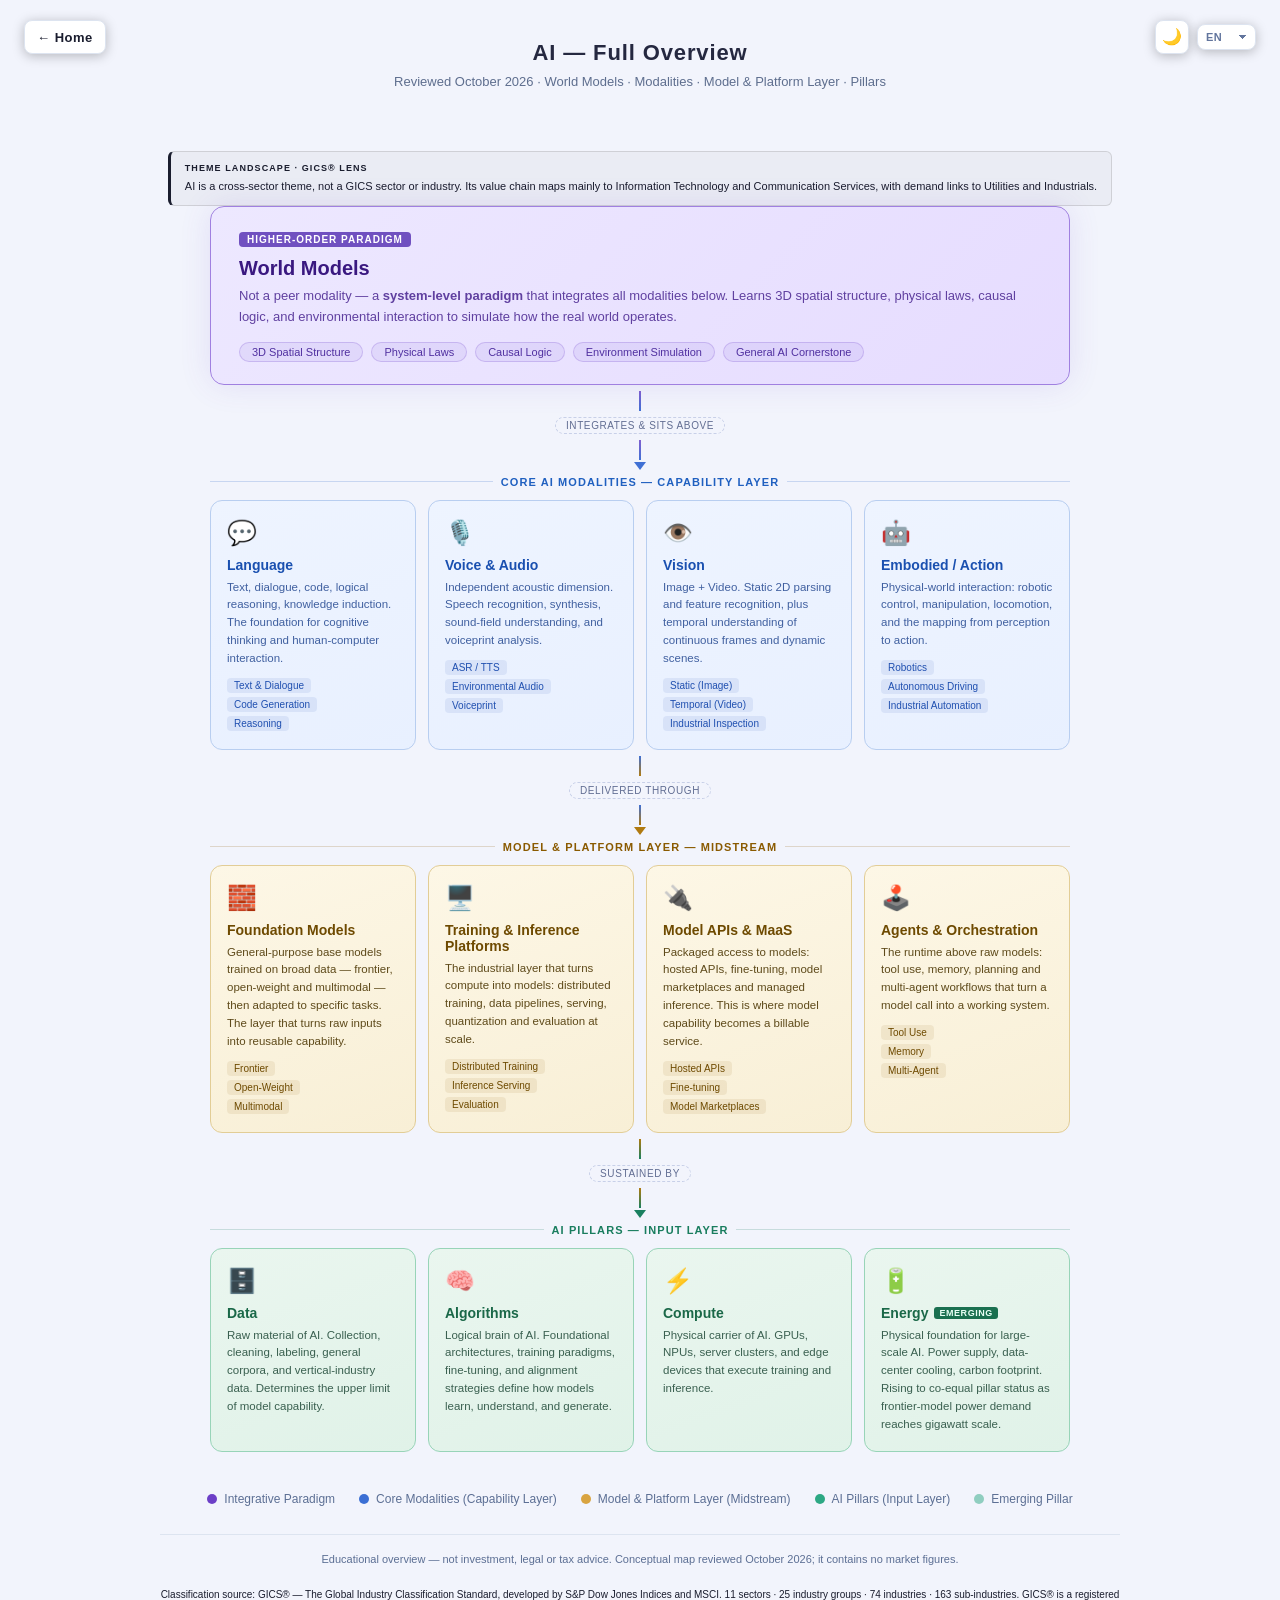
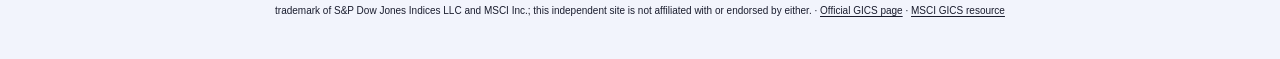
<file: ai-industry-chart.html>
<!DOCTYPE html>
<html lang="en" data-page="ai" data-kind="theme">
<head>
<meta charset="UTF-8">
<meta name="viewport" content="width=device-width, initial-scale=1.0">
<link rel="icon" type="image/png" href="assets/img/logo.png">
<title>AI — Full Overview — Reviewed October 2026</title>
<meta name="description" content="Layered map of AI, a cross-sector theme: world models, four core modalities, the model and platform layer, and the data, algorithms, compute and energy pillars that sustain them.">
<script src="assets/js/boot.js"></script>
<link rel="stylesheet" href="assets/css/pages/ai-industry-chart.css">
<link rel="stylesheet" href="assets/css/gics.css">

</head>
<body>

<a class="home-link" href="index.html" title="Back to homepage" data-title-en="Back to homepage" data-title-ru="Вернуться на главную страницу" data-title-ar="العودة إلى الصفحة الرئيسية" data-title-zh="返回首页" data-en="← Home" data-ru="← Главная" data-ar="→ الرئيسية" data-zh="← 首页">← Home</a>
<div class="controls">
  <button type="button" class="theme-btn" id="theme-btn" title="Switch theme" aria-label="Switch theme" data-title-en="Switch theme" data-title-ru="Переключить тему" data-title-ar="تبديل المظهر" data-title-zh="切换主题" data-aria-en="Switch theme" data-aria-ru="Переключить тему" data-aria-ar="تبديل المظهر" data-aria-zh="切换主题">🌙</button>
  <div class="lang-toggle" role="group" aria-label="Language" data-aria-en="Language" data-aria-ru="Язык" data-aria-ar="اللغة" data-aria-zh="语言">
                    <select id="lang-select" aria-label="Language" data-aria-en="Language" data-aria-zh="语言" data-aria-ru="Язык" data-aria-ar="اللغة">
                      <option value="en" lang="en">EN</option>
                      <option value="zh" lang="zh-CN">中文</option>
                      <option value="ru" lang="ru">РУ</option>
                      <option value="ar" lang="ar">عربي</option>
                    </select>
                  </div>
</div>

<h1 data-en="AI — Full Overview" data-ru="AI — полный обзор" data-ar="AI — نظرة شاملة"
    data-zh="AI 全览">AI — Full Overview</h1>
<p class="subtitle" data-en="Reviewed October 2026 · World Models · Modalities · Model &amp; Platform Layer · Pillars" data-ru="Проверено в октябре 2026 · Мировые модели · Модальности · Слой моделей и платформ · Опоры" data-ar="مراجعة أكتوبر 2026 · النماذج العالمية · الأنماط · طبقة النماذج والمنصات · الدعائم" data-zh="2026年10月复核 · 世界模型 · 模态 · 模型与平台层 · 支柱">Reviewed October 2026 · World Models · Modalities · Model &amp; Platform Layer · Pillars</p>
<aside class="gics-lens">
  <span class="gics-lens-label" data-en="Theme landscape · GICS® lens" data-zh="主题版图 · GICS® 视角" data-ru="Тематический ландшафт · Разрез GICS®" data-ar="مشهد موضوعي · منظور GICS®">Theme landscape · GICS® lens</span>
  <p class="gics-lens-text" data-en="AI is a cross-sector theme, not a GICS sector or industry. Its value chain maps mainly to Information Technology and Communication Services, with demand links to Utilities and Industrials." data-zh="AI 是跨行业主题，不是 GICS 行业板块或行业。其价值链主要对应信息技术与通信服务，并与公用事业和工业存在需求关联。" data-ru="AI — межотраслевая тема, а не сектор или отрасль GICS. Его цепочка создания стоимости относится главным образом к информационным технологиям и коммуникационным услугам, а спрос связан с коммунальными услугами и промышленностью." data-ar="AI موضوع متعدد القطاعات وليس قطاعًا أو صناعة في GICS. تندرج سلسلة قيمته أساسًا ضمن تقنية المعلومات وخدمات الاتصالات، مع روابط طلب بالمرافق العامة والصناعات.">AI is a cross-sector theme, not a GICS sector or industry. Its value chain maps mainly to Information Technology and Communication Services, with demand links to Utilities and Industrials.</p>
</aside>

<div class="chart">

  <!-- WORLD MODELS -->
  <div class="world-models">
    <div class="badge" data-en="Higher-Order Paradigm" data-ru="Парадигма высшего порядка" data-ar="نموذج النظام الأعلى" data-zh="高阶范式">Higher-Order Paradigm</div>
    <h2 data-en="World Models" data-ru="Мировые модели" data-ar="نماذج العالم" data-zh="世界模型">World Models</h2>
    <p data-en="Not a peer modality — a <strong>system-level paradigm</strong> that integrates all modalities below. Learns 3D spatial structure, physical laws, causal logic, and environmental interaction to simulate how the real world operates." data-ru="Не одноранговая модальность — это <strong>парадигма системного уровня</strong>, которая объединяет все приведенные ниже модальности. Изучает трехмерную пространственную структуру, физические законы, причинно-следственную логику и взаимодействие с окружающей средой, чтобы моделировать работу реального мира." data-ar="ليست طريقة نظير — <strong>نموذج على مستوى النظام</strong> يدمج جميع الأساليب أدناه. يتعلم البنية المكانية ثلاثية الأبعاد والقوانين الفيزيائية والمنطق السببي والتفاعل البيئي لمحاكاة كيفية عمل العالم الحقيقي."
       data-zh="并非并列模态——而是一种<strong>系统级范式</strong>，整合以下所有模态。学习三维空间结构、物理定律、因果逻辑与环境交互，以模拟真实世界的运作方式。">
      Not a peer modality — a <strong>system-level paradigm</strong> that integrates all modalities below. Learns 3D spatial structure, physical laws, causal logic, and environmental interaction to simulate how the real world operates.
    </p>
    <div class="tags">
      <span class="tag" data-en="3D Spatial Structure" data-ru="3D пространственная структура" data-ar="الهيكل المكاني ثلاثي الأبعاد"   data-zh="三维空间结构">3D Spatial Structure</span>
      <span class="tag" data-en="Physical Laws" data-ru="Физические законы" data-ar="القوانين الفيزيائية"          data-zh="物理定律">Physical Laws</span>
      <span class="tag" data-en="Causal Logic" data-ru="Причинная логика" data-ar="المنطق السببي"           data-zh="因果逻辑">Causal Logic</span>
      <span class="tag" data-en="Environment Simulation" data-ru="Моделирование окружающей среды" data-ar="محاكاة البيئة" data-zh="环境模拟">Environment Simulation</span>
      <span class="tag" data-en="General AI Cornerstone" data-ru="Краеугольный камень общего AI" data-ar="حجر الزاوية للذكاء العام" data-zh="通用AI基石">General AI Cornerstone</span>
    </div>
  </div>

  <!-- Connector 1 -->
  <div class="connector down">
    <div class="line"></div>
    <div class="connector-label" data-en="integrates &amp; sits above" data-ru="объединяет &amp; находится выше" data-ar="يدمج &amp; يجلس أعلاه" data-zh="整合并凌驾于上">integrates &amp; sits above</div>
    <div class="line"></div>
    <div class="arrow"></div>
  </div>

  <!-- CORE MODALITIES -->
  <div class="section">
    <div class="section-header modalities-header"
         data-en="Core AI Modalities — Capability Layer" data-ru="Основные AI модальности — слой возможностей" data-ar="الطرائق الأساسية في AI — طبقة القدرات"
         data-zh="核心 AI 模态 — 能力层">Core AI Modalities — Capability Layer</div>
    <div class="cards">

      <div class="modality-card">
        <div class="icon">💬</div>
        <h3 data-en="Language" data-ru="Язык" data-ar="اللغة" data-zh="语言">Language</h3>
        <p data-en="Text, dialogue, code, logical reasoning, knowledge induction. The foundation for cognitive thinking and human-computer interaction." data-ru="Текст, диалог, код, логические рассуждения, индукция знаний. Основа когнитивного мышления и взаимодействия человека и компьютера." data-ar="النص، الحوار، الكود، الاستدلال المنطقي، استخلاص المعرفة. أساس التفكير المعرفي والتفاعل بين الإنسان والحاسوب."
           data-zh="文本、对话、代码、逻辑推理与知识归纳。认知思维与人机交互的底层基础。">
          Text, dialogue, code, logical reasoning, knowledge induction. The foundation for cognitive thinking and human-computer interaction.
        </p>
        <div class="sub-tags">
          <span class="sub-tag" data-en="Text &amp; Dialogue" data-ru="Текст &amp; Диалог" data-ar="النص &amp; الحوار" data-zh="文本与对话">Text &amp; Dialogue</span>
          <span class="sub-tag" data-en="Code Generation" data-ru="Генерация кода" data-ar="توليد الكود"     data-zh="代码生成">Code Generation</span>
          <span class="sub-tag" data-en="Reasoning" data-ru="Рассуждение" data-ar="المنطق"           data-zh="推理">Reasoning</span>
        </div>
      </div>

      <div class="modality-card">
        <div class="icon">🎙️</div>
        <h3 data-en="Voice &amp; Audio" data-ru="Голос &amp; Аудио" data-ar="الصوت والصوتيات" data-zh="语音与音频">Voice &amp; Audio</h3>
        <p data-en="Independent acoustic dimension. Speech recognition, synthesis, sound-field understanding, and voiceprint analysis." data-ru="Независимое акустическое измерение. Распознавание речи, синтез, понимание звукового поля и анализ голосового отпечатка." data-ar="البعد الصوتي المستقل. التعرف على الكلام، والتوليف، وفهم المجال الصوتي، وتحليل البصمة الصوتية."
           data-zh="独立的声学维度。涵盖语音识别、语音合成、声场理解与声纹分析。">
          Independent acoustic dimension. Speech recognition, synthesis, sound-field understanding, and voiceprint analysis.
        </p>
        <div class="sub-tags">
          <span class="sub-tag" data-en="ASR / TTS" data-ru="ASR / TTS" data-ar="ASR / TTS"           data-zh="ASR / TTS">ASR / TTS</span>
          <span class="sub-tag" data-en="Environmental Audio" data-ru="Экологическое аудио" data-ar="الصوت البيئي" data-zh="环境音频">Environmental Audio</span>
          <span class="sub-tag" data-en="Voiceprint" data-ru="Голосовой отпечаток" data-ar="بصمة صوتية"          data-zh="声纹">Voiceprint</span>
        </div>
      </div>

      <div class="modality-card">
        <div class="icon">👁️</div>
        <h3 data-en="Vision" data-ru="Видение" data-ar="الرؤية" data-zh="视觉">Vision</h3>
        <p data-en="Image + Video. Static 2D parsing and feature recognition, plus temporal understanding of continuous frames and dynamic scenes." data-ru="Изображение + Видео. Статический 2D-анализ и распознавание объектов, а также временное понимание непрерывных кадров и динамических сцен." data-ar="صورة + فيديو. التحليل الثابت ثنائي الأبعاد والتعرف على الميزات، بالإضافة إلى الفهم الزمني للإطارات المستمرة والمشاهد الديناميكية."
           data-zh="图像 + 视频。静态二维解析与特征识别，以及对连续帧和动态场景的时序理解。">
          Image + Video. Static 2D parsing and feature recognition, plus temporal understanding of continuous frames and dynamic scenes.
        </p>
        <div class="sub-tags">
          <span class="sub-tag" data-en="Static (Image)" data-ru="Статический (изображение)" data-ar="ثابت (صورة)"        data-zh="静态（图像）">Static (Image)</span>
          <span class="sub-tag" data-en="Temporal (Video)" data-ru="Временное (Видео)" data-ar="مؤقت (فيديو)"      data-zh="时序（视频）">Temporal (Video)</span>
          <span class="sub-tag" data-en="Industrial Inspection" data-ru="Промышленная инспекция" data-ar="التفتيش الصناعي" data-zh="工业检测">Industrial Inspection</span>
        </div>
      </div>

      <div class="modality-card">
        <div class="icon">🤖</div>
        <h3 data-en="Embodied / Action" data-ru="Воплощенное / Действие" data-ar="مجسد / عمل" data-zh="具身 / 行动">Embodied / Action</h3>
        <p data-en="Physical-world interaction: robotic control, manipulation, locomotion, and the mapping from perception to action." data-ru="Взаимодействие физического мира: роботизированное управление, манипуляции, передвижение и переход от восприятия к действию." data-ar="التفاعل بين العالم المادي: التحكم الآلي، والتلاعب، والحركة، ورسم الخرائط من الإدراك إلى العمل."
           data-zh="物理世界交互：机器人控制、操作、运动，以及从感知到行动的映射。">
          Physical-world interaction: robotic control, manipulation, locomotion, and the mapping from perception to action.
        </p>
        <div class="sub-tags">
          <span class="sub-tag" data-en="Robotics" data-ru="Робототехника" data-ar="الروبوتات"              data-zh="机器人">Robotics</span>
          <span class="sub-tag" data-en="Autonomous Driving" data-ru="Автономное вождение" data-ar="القيادة الذاتية"    data-zh="自动驾驶">Autonomous Driving</span>
          <span class="sub-tag" data-en="Industrial Automation" data-ru="Промышленная автоматизация" data-ar="الأتمتة الصناعية" data-zh="工业自动化">Industrial Automation</span>
        </div>
      </div>

    </div>
  </div>

  <!-- Connector 2 -->
  <div class="connector down conn-2">
    <div class="line"></div>
    <div class="connector-label" data-en="delivered through" data-ru="реализуется через" data-ar="يُقدَّم عبر" data-zh="由模型层承载">delivered through</div>
    <div class="line"></div>
    <div class="arrow"></div>
  </div>

  <!-- MODEL & PLATFORM LAYER -->
  <div class="section">
    <div class="section-header models-header"
         data-en="Model &amp; Platform Layer — Midstream" data-ru="Слой моделей и платформ — средний уровень" data-ar="طبقة النماذج والمنصات — الطبقة الوسطى"
         data-zh="模型与平台层 — 中游">Model &amp; Platform Layer — Midstream</div>
    <div class="cards">

      <div class="model-card">
        <div class="icon">🧱</div>
        <h3 data-en="Foundation Models" data-ru="Фундаментальные модели" data-ar="النماذج التأسيسية" data-zh="基础模型">Foundation Models</h3>
        <p data-en="General-purpose base models trained on broad data — frontier, open-weight and multimodal — then adapted to specific tasks. The layer that turns raw inputs into reusable capability." data-ru="Универсальные базовые модели, обученные на широких данных — передовые, открытые и мультимодальные, — которые затем адаптируются к конкретным задачам. Слой, превращающий исходные ресурсы в многоразовую возможность." data-ar="نماذج أساسية عامة الغرض مدرَّبة على بيانات واسعة — طليعية ومفتوحة الأوزان ومتعددة الأنماط — ثم تُكيَّف لمهام محددة. الطبقة التي تحوّل المدخلات الخام إلى قدرة قابلة لإعادة الاستخدام."
           data-zh="在广泛数据上训练的通用基础模型——前沿、开放权重与多模态——再适配具体任务。把原始投入转化为可复用能力的一层。">
          General-purpose base models trained on broad data — frontier, open-weight and multimodal — then adapted to specific tasks. The layer that turns raw inputs into reusable capability.
        </p>
        <div class="sub-tags">
          <span class="sub-tag" data-en="Frontier" data-ru="Передовые" data-ar="طليعية" data-zh="前沿">Frontier</span>
          <span class="sub-tag" data-en="Open-Weight" data-ru="Открытые веса" data-ar="مفتوحة الأوزان" data-zh="开放权重">Open-Weight</span>
          <span class="sub-tag" data-en="Multimodal" data-ru="Мультимодальные" data-ar="متعددة الأنماط" data-zh="多模态">Multimodal</span>
        </div>
      </div>

      <div class="model-card">
        <div class="icon">🖥️</div>
        <h3 data-en="Training &amp; Inference Platforms" data-ru="Платформы обучения и вывода" data-ar="منصات التدريب والاستدلال" data-zh="训练与推理平台">Training &amp; Inference Platforms</h3>
        <p data-en="The industrial layer that turns compute into models: distributed training, data pipelines, serving, quantization and evaluation at scale." data-ru="Промышленный слой, превращающий вычисления в модели: распределённое обучение, конвейеры данных, обслуживание, квантование и оценка в масштабе." data-ar="الطبقة الصناعية التي تحوّل الحوسبة إلى نماذج: التدريب الموزع، وخطوط البيانات، والخدمة، والتكميم، والتقييم على نطاق واسع."
           data-zh="把算力变成模型的工业化一层：分布式训练、数据管道、模型服务、量化与规模化评测。">
          The industrial layer that turns compute into models: distributed training, data pipelines, serving, quantization and evaluation at scale.
        </p>
        <div class="sub-tags">
          <span class="sub-tag" data-en="Distributed Training" data-ru="Распределённое обучение" data-ar="التدريب الموزع" data-zh="分布式训练">Distributed Training</span>
          <span class="sub-tag" data-en="Inference Serving" data-ru="Обслуживание вывода" data-ar="خدمة الاستدلال" data-zh="推理服务">Inference Serving</span>
          <span class="sub-tag" data-en="Evaluation" data-ru="Оценка" data-ar="التقييم" data-zh="评测">Evaluation</span>
        </div>
      </div>

      <div class="model-card">
        <div class="icon">🔌</div>
        <h3 data-en="Model APIs &amp; MaaS" data-ru="API моделей и MaaS" data-ar="واجهات النماذج وMaaS" data-zh="模型 API 与 MaaS">Model APIs &amp; MaaS</h3>
        <p data-en="Packaged access to models: hosted APIs, fine-tuning, model marketplaces and managed inference. This is where model capability becomes a billable service." data-ru="Упакованный доступ к моделям: размещённые API, тонкая настройка, маркетплейсы моделей и управляемый вывод. Здесь возможность модели становится оплачиваемой услугой." data-ar="وصول جاهز إلى النماذج: واجهات مستضافة، وضبط دقيق، وأسواق للنماذج، واستدلال مُدار. هنا تتحول قدرة النموذج إلى خدمة قابلة للفوترة."
           data-zh="模型能力的封装访问：托管 API、微调、模型市场与托管推理。模型能力在这里变成可计费的服务。">
          Packaged access to models: hosted APIs, fine-tuning, model marketplaces and managed inference. This is where model capability becomes a billable service.
        </p>
        <div class="sub-tags">
          <span class="sub-tag" data-en="Hosted APIs" data-ru="Размещённые API" data-ar="واجهات مستضافة" data-zh="托管 API">Hosted APIs</span>
          <span class="sub-tag" data-en="Fine-tuning" data-ru="Тонкая настройка" data-ar="الضبط الدقيق" data-zh="微调">Fine-tuning</span>
          <span class="sub-tag" data-en="Model Marketplaces" data-ru="Маркетплейсы моделей" data-ar="أسواق النماذج" data-zh="模型市场">Model Marketplaces</span>
        </div>
      </div>

      <div class="model-card">
        <div class="icon">🕹️</div>
        <h3 data-en="Agents &amp; Orchestration" data-ru="Агенты и оркестрация" data-ar="الوكلاء والتنسيق" data-zh="Agent 与编排">Agents &amp; Orchestration</h3>
        <p data-en="The runtime above raw models: tool use, memory, planning and multi-agent workflows that turn a model call into a working system." data-ru="Среда выполнения над чистыми моделями: использование инструментов, память, планирование и многоагентные рабочие процессы, превращающие вызов модели в работающую систему." data-ar="بيئة التشغيل فوق النماذج المجردة: استخدام الأدوات، والذاكرة، والتخطيط، وسير عمل متعدد الوكلاء، مما يحوّل استدعاء النموذج إلى نظام عامل."
           data-zh="裸模型之上的运行时：工具调用、记忆、规划与多 Agent 工作流，把一次模型调用变成可运行的系统。">
          The runtime above raw models: tool use, memory, planning and multi-agent workflows that turn a model call into a working system.
        </p>
        <div class="sub-tags">
          <span class="sub-tag" data-en="Tool Use" data-ru="Использование инструментов" data-ar="استخدام الأدوات" data-zh="工具调用">Tool Use</span>
          <span class="sub-tag" data-en="Memory" data-ru="Память" data-ar="الذاكرة" data-zh="记忆">Memory</span>
          <span class="sub-tag" data-en="Multi-Agent" data-ru="Многоагентные" data-ar="متعدد الوكلاء" data-zh="多 Agent">Multi-Agent</span>
        </div>
      </div>

    </div>
  </div>

  <!-- Connector 3 -->
  <div class="connector down conn-3">
    <div class="line"></div>
    <div class="connector-label" data-en="sustained by" data-ru="поддерживается" data-ar="مستدامة من قبل" data-zh="由以下支柱支撑">sustained by</div>
    <div class="line"></div>
    <div class="arrow"></div>
  </div>

  <!-- AI PILLARS -->
  <div class="section">
    <div class="section-header pillars-header"
         data-en="AI Pillars — Input Layer" data-ru="Опоры AI — слой ресурсов" data-ar="دعامات AI — طبقة المدخلات"
         data-zh="AI 支柱 — 要素层">AI Pillars — Input Layer</div>
    <div class="cards">

      <div class="pillar-card">
        <div class="icon">🗄️</div>
        <h3 data-en="Data" data-ru="Данные" data-ar="البيانات" data-zh="数据">Data</h3>
        <p data-en="Raw material of AI. Collection, cleaning, labeling, general corpora, and vertical-industry data. Determines the upper limit of model capability." data-ru="Сырье AI. Сбор, очистка, маркировка, общие массивы и вертикальные отраслевые данные. Определяет верхний предел возможностей модели." data-ar="المادة الخام AI. التجميع والتنظيف ووضع العلامات والبيانات العامة وبيانات الصناعة الرأسية. يحدد الحد الأعلى لقدرة النموذج."
           data-zh="AI 的原材料。采集、清洗、标注、通用语料与垂直行业数据，直接决定模型能力的上限。">
          Raw material of AI. Collection, cleaning, labeling, general corpora, and vertical-industry data. Determines the upper limit of model capability.
        </p>
      </div>

      <div class="pillar-card">
        <div class="icon">🧠</div>
        <h3 data-en="Algorithms" data-ru="Алгоритмы" data-ar="الخوارزميات" data-zh="算法">Algorithms</h3>
        <p data-en="Logical brain of AI. Foundational architectures, training paradigms, fine-tuning, and alignment strategies define how models learn, understand, and generate." data-ru="Логический мозг AI. Фундаментальные архитектуры, парадигмы обучения, стратегии точной настройки и согласования определяют, как модели обучаются, понимают и генерируют." data-ar="العقل المنطقي لAI. تحدد البنى التأسيسية، ونماذج التدريب، واستراتيجيات الضبط الدقيق والمواءمة كيفية تعلم النماذج وفهمها وإنشاءها."
           data-zh="AI 的逻辑大脑。基础架构、训练范式、微调与对齐策略，定义模型的学习、理解与生成能力。">
          Logical brain of AI. Foundational architectures, training paradigms, fine-tuning, and alignment strategies define how models learn, understand, and generate.
        </p>
      </div>

      <div class="pillar-card">
        <div class="icon">⚡</div>
        <h3 data-en="Compute" data-ru="Вычисления" data-ar="الحوسبة" data-zh="算力">Compute</h3>
        <p data-en="Physical carrier of AI. GPUs, NPUs, server clusters, and edge devices that execute training and inference." data-ru="Физический носитель AI. Графические процессоры, NPU, серверные кластеры и периферийные устройства, выполняющие обучение и логический вывод." data-ar="الناقل المادي لAI. وحدات معالجة الرسومات، ووحدات NPU، ومجموعات الخوادم، وأجهزة الحافة التي تنفذ التدريب والاستدلال."
           data-zh="AI 的物理载体。执行训练与推理的 GPU、NPU、服务器集群与边缘设备。">
          Physical carrier of AI. GPUs, NPUs, server clusters, and edge devices that execute training and inference.
        </p>
      </div>

      <div class="pillar-card">
        <div class="icon">🔋</div>
        <h3>
          <span data-en="Energy" data-ru="Энергия" data-ar="الطاقة" data-zh="能源">Energy</span>
          <span class="new-badge" data-en="Emerging" data-ru="Новые" data-ar="الناشئة" data-zh="新兴">Emerging</span>
        </h3>
        <p data-en="Physical foundation for large-scale AI. Power supply, data-center cooling, carbon footprint. Rising to co-equal pillar status as frontier-model power demand reaches gigawatt scale." data-ru="Физическая основа для крупномасштабного AI. Электроснабжение, охлаждение центров обработки данных, углеродный след. Повышение статуса равноправной опоры по мере того, как спрос на электроэнергию передовой модели достигает гигаваттного масштаба." data-ar="الأساس المادي لنطاق واسع AI. مصدر الطاقة، تبريد مركز البيانات، البصمة الكربونية. الارتقاء إلى وضع الركيزة المتساوية مع وصول الطلب على الطاقة في النموذج الحدودي إلى نطاق جيجاوات."
           data-zh="大规模 AI 运行的物理基础。算力供电、数据中心冷却与碳排放。随着前沿模型电力需求迈入吉瓦级别，正逐步跃升为并列支柱。">
          Physical foundation for large-scale AI. Power supply, data-center cooling, carbon footprint. Rising to co-equal pillar status as frontier-model power demand reaches gigawatt scale.
        </p>
      </div>

    </div>
  </div>

</div>

<div class="legend">
  <div class="legend-item">
    <div class="legend-dot legend-dot--paradigm"></div>
    <span data-en="Integrative Paradigm" data-ru="Интегративная парадигма" data-ar="النموذج التكاملي" data-zh="整合范式">Integrative Paradigm</span>
  </div>
  <div class="legend-item">
    <div class="legend-dot legend-dot--modalities"></div>
    <span data-en="Core Modalities (Capability Layer)" data-ru="Основные модальности (слой возможностей)" data-ar="الطرائق الأساسية (طبقة القدرات)" data-zh="核心模态（能力层）">Core Modalities (Capability Layer)</span>
  </div>
  <div class="legend-item">
    <div class="legend-dot legend-dot--models"></div>
    <span data-en="Model &amp; Platform Layer (Midstream)" data-ru="Слой моделей и платформ (средний уровень)" data-ar="طبقة النماذج والمنصات (الطبقة الوسطى)" data-zh="模型与平台层（中游）">Model &amp; Platform Layer (Midstream)</span>
  </div>
  <div class="legend-item">
    <div class="legend-dot legend-dot--pillars"></div>
    <span data-en="AI Pillars (Input Layer)" data-ru="Опоры AI (слой ресурсов)" data-ar="دعامات AI (طبقة المدخلات)" data-zh="AI 支柱（要素层）">AI Pillars (Input Layer)</span>
  </div>
  <div class="legend-item">
    <div class="legend-dot legend-dot--emerging"></div>
    <span data-en="Emerging Pillar" data-ru="Новый столп" data-ar="عمود الناشئة" data-zh="新兴支柱">Emerging Pillar</span>
  </div>
</div>

<p class="footnote"
   data-en="Educational overview — not investment, legal or tax advice. Conceptual map reviewed October 2026; it contains no market figures." data-ru="Образовательный обзор, а не инвестиционные, юридические или налоговые консультации. Концептуальная карта проверена в октябре 2026 г.; он не содержит рыночных показателей." data-ar="نظرة عامة تعليمية - وليس نصيحة استثمارية أو قانونية أو ضريبية. تمت مراجعة الخريطة المفاهيمية في أكتوبر 2026؛ ولا يحتوي على أرقام السوق."
   data-zh="教育性概览——不构成投资、法律或税务建议。概念图谱于2026年10月复核，不含市场数据。">Educational overview — not investment, legal or tax advice. Conceptual map reviewed October 2026; it contains no market figures.</p>


<p class="gics-source">
  <span data-en="Classification source: GICS® — The Global Industry Classification Standard, developed by S&amp;P Dow Jones Indices and MSCI. 11 sectors · 25 industry groups · 74 industries · 163 sub-industries. GICS® is a registered trademark of S&amp;P Dow Jones Indices LLC and MSCI Inc.; this independent site is not affiliated with or endorsed by either." data-zh="分类来源：GICS®——全球行业分类标准，由标普道琼斯指数与 MSCI 编制。11 个行业板块 · 25 个行业组 · 74 个行业 · 163 个子行业。GICS® 是标普道琼斯指数有限责任公司和 MSCI 公司的注册商标；本独立网站与上述机构无关联，亦未获其背书。" data-ru="Источник классификации: GICS® — Глобальный стандарт отраслевой классификации, разработанный S&amp;P Dow Jones Indices и MSCI. 11 секторов · 25 групп отраслей · 74 отрасли · 163 подотрасли. GICS® — зарегистрированная торговая марка S&amp;P Dow Jones Indices LLC и MSCI Inc.; этот независимый сайт не связан с ними и не одобрен ими." data-ar="مصدر التصنيف: GICS® — المعيار العالمي لتصنيف القطاعات، طوّرته S&amp;P Dow Jones Indices وMSCI. 11 قطاعًا · 25 مجموعة صناعية · 74 صناعة · 163 صناعة فرعية. GICS® علامة تجارية مسجلة لـ S&amp;P Dow Jones Indices LLC وMSCI Inc.؛ هذا الموقع المستقل غير تابع لهما ولا يحظى بتأييدهما.">Classification source: GICS® — The Global Industry Classification Standard, developed by S&amp;P Dow Jones Indices and MSCI. 11 sectors · 25 industry groups · 74 industries · 163 sub-industries. GICS® is a registered trademark of S&amp;P Dow Jones Indices LLC and MSCI Inc.; this independent site is not affiliated with or endorsed by either.</span>
  <span aria-hidden="true"> · </span>
  <a href="https://www.spglobal.com/spdji/en/landing/topic/gics/" target="_blank" rel="noopener" data-en="Official GICS page" data-zh="GICS 官方页面" data-ru="Официальная страница GICS" data-ar="صفحة GICS الرسمية">Official GICS page</a>
  <span aria-hidden="true"> · </span>
  <a href="https://www.msci.com/indexes/index-resources/gics" target="_blank" rel="noopener" data-en="MSCI GICS resource" data-zh="MSCI GICS 资源" data-ru="Ресурс GICS от MSCI" data-ar="مورد GICS من MSCI">MSCI GICS resource</a>
</p>

<script src="assets/js/page-meta.js"></script>
<script src="assets/js/site.js"></script>

</body>
</html>
</file>
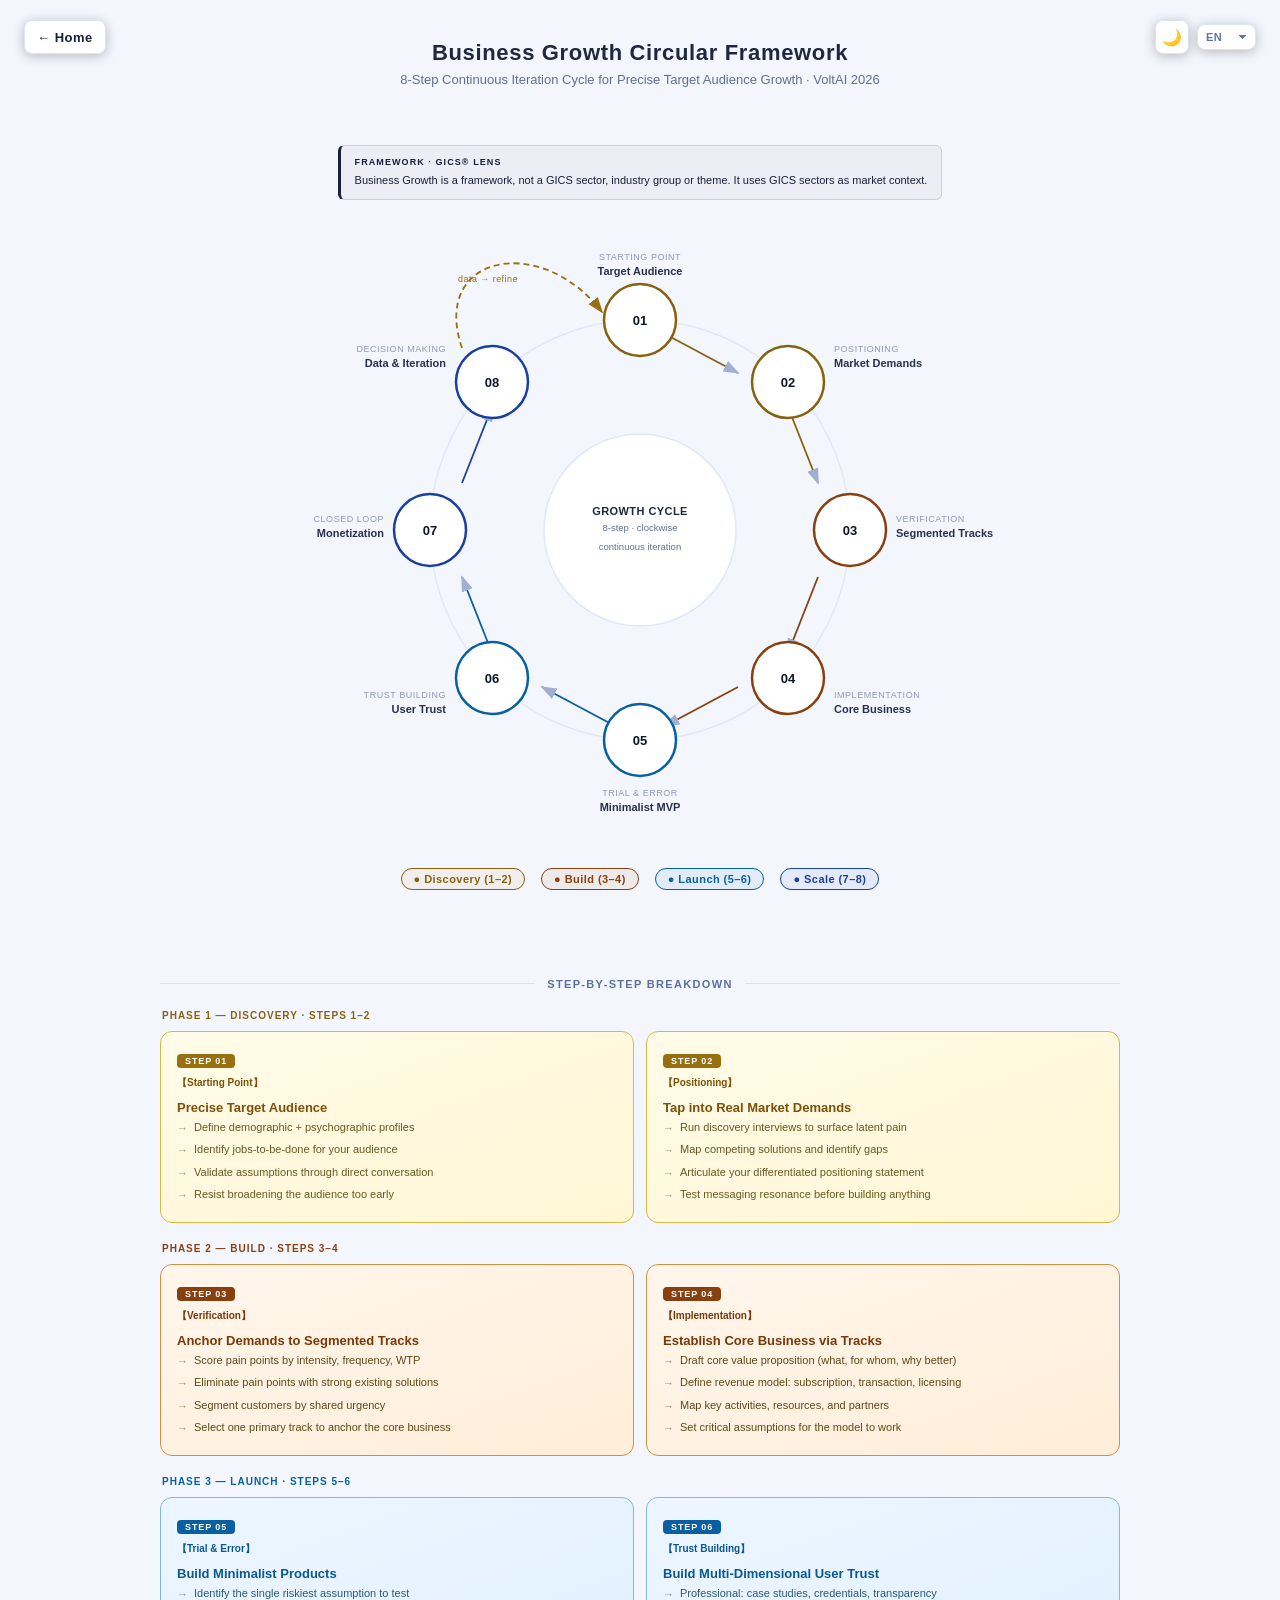
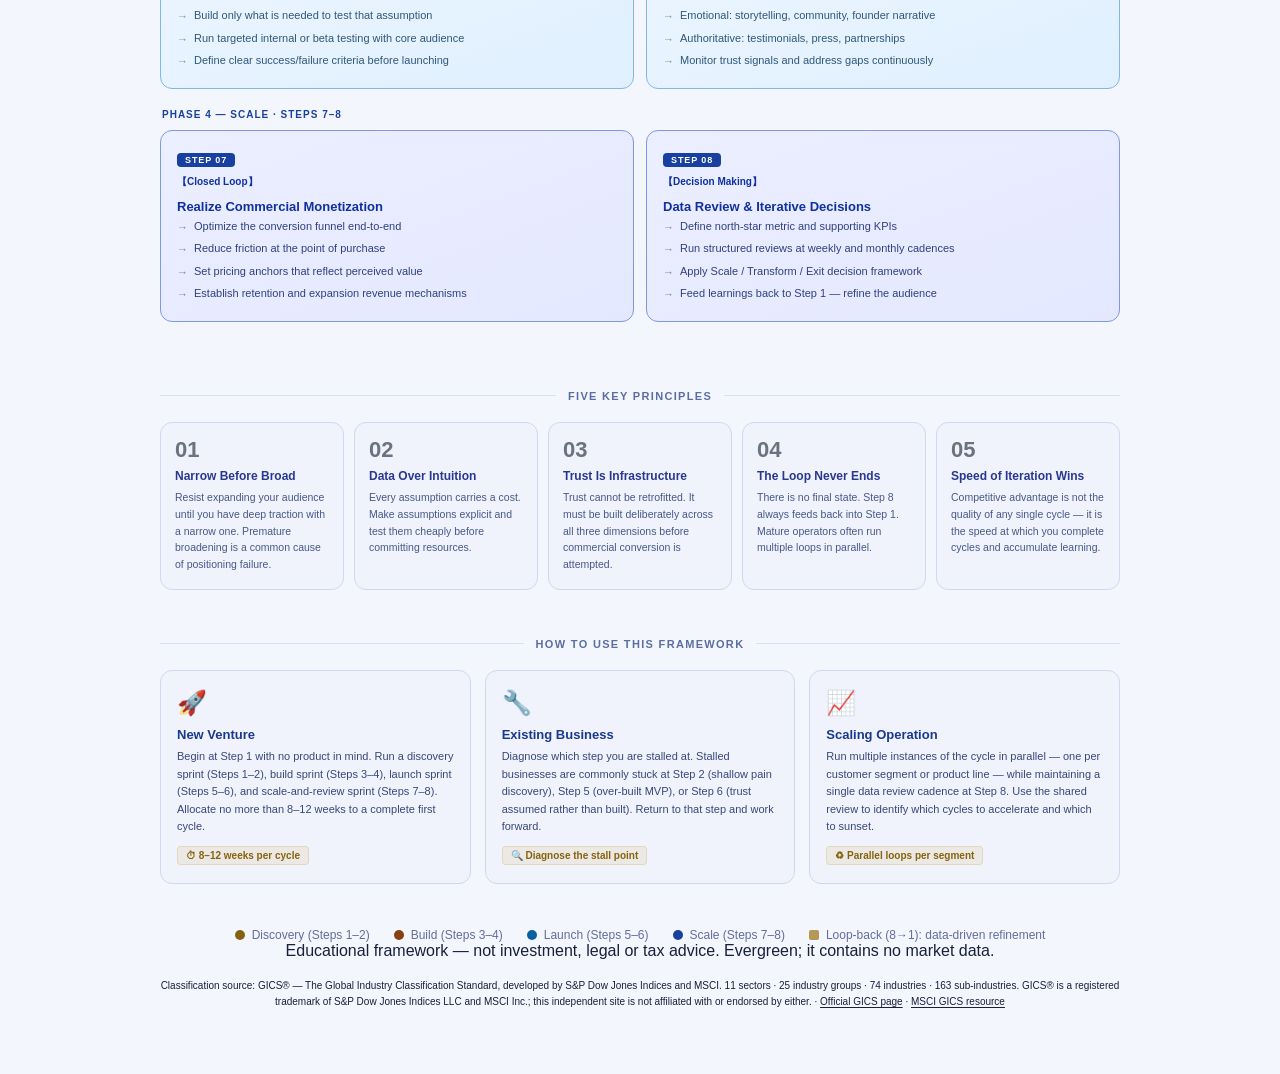
<file: business_growth_circular_flow.html>
<!DOCTYPE html>
<html lang="en" data-page="growth" data-kind="framework">
<head>
<meta charset="UTF-8">
<meta name="viewport" content="width=device-width, initial-scale=1.0">
<link rel="icon" type="image/png" href="assets/img/logo.png">
<title>Business Growth Circular Framework</title>
<meta name="description" content="An eight-step circular framework for business growth across discovery, build, launch and scale, with a step-by-step breakdown, five key principles and guidance for new and existing businesses.">
<script src="assets/js/boot.js"></script>
<link rel="stylesheet" href="assets/css/pages/business_growth_circular_flow.css">
<link rel="stylesheet" href="assets/css/gics.css">

</head>
<body>

<a class="home-link" href="index.html" title="Back to homepage" data-title-en="Back to homepage" data-title-ru="Вернуться на главную страницу" data-title-ar="العودة إلى الصفحة الرئيسية" data-title-zh="返回首页" data-en="← Home" data-ru="← Главная" data-ar="→ الرئيسية" data-zh="← 首页">← Home</a>
<div class="controls">
  <button type="button" class="theme-btn" id="theme-btn" title="Switch theme" aria-label="Switch theme" data-title-en="Switch theme" data-title-ru="Переключить тему" data-title-ar="تبديل المظهر" data-title-zh="切换主题" data-aria-en="Switch theme" data-aria-ru="Переключить тему" data-aria-ar="تبديل المظهر" data-aria-zh="切换主题">🌙</button>
  <div class="lang-toggle" role="group" aria-label="Language" data-aria-en="Language" data-aria-ru="Язык" data-aria-ar="اللغة" data-aria-zh="语言">
                    <select id="lang-select" aria-label="Language" data-aria-en="Language" data-aria-zh="语言" data-aria-ru="Язык" data-aria-ar="اللغة">
                      <option value="en" lang="en">EN</option>
                      <option value="zh" lang="zh-CN">中文</option>
                      <option value="ru" lang="ru">РУ</option>
                      <option value="ar" lang="ar">عربي</option>
                    </select>
                  </div>
</div>

<h1 data-en="Business Growth Circular Framework" data-ru="Круговой фреймворк роста бизнеса" data-ar="إطار النمو الدائري للأعمال"
    data-zh="商业增长循环框架">Business Growth Circular Framework</h1>
<p class="subtitle"
   data-en="8-Step Continuous Iteration Cycle for Precise Target Audience Growth · VoltAI 2026" data-ru="8-шаговый непрерывный цикл итераций для роста точной целевой аудитории · VoltAI 2026" data-ar="دورة تكرار مستمرة من 8 خطوات لنمو الجمهور المستهدف بدقة · VoltAI 2026"
   data-zh="面向精准目标受众增长的8步持续迭代循环 · VoltAI 2026">8-Step Continuous Iteration Cycle for Precise Target Audience Growth · VoltAI 2026</p>
<aside class="gics-lens">
  <span class="gics-lens-label" data-en="Framework · GICS® lens" data-zh="框架 · GICS® 视角" data-ru="Фреймворк · Разрез GICS®" data-ar="إطار · منظور GICS®">Framework · GICS® lens</span>
  <p class="gics-lens-text" data-en="Business Growth is a framework, not a GICS sector, industry group or theme. It uses GICS sectors as market context." data-zh="商业增长是框架，不是 GICS 行业板块、行业组或主题。它以 GICS 行业板块作为市场背景。" data-ru="Рост бизнеса — фреймворк, а не сектор, группа отраслей или тема GICS. Он использует секторы GICS как рыночный контекст." data-ar="نمو الأعمال إطار، وليس قطاعًا أو مجموعة صناعية أو موضوعًا في GICS. ويستخدم قطاعات GICS كسياق للسوق.">Business Growth is a framework, not a GICS sector, industry group or theme. It uses GICS sectors as market context.</p>
</aside>

<!-- ══ CIRCULAR SVG DIAGRAM ══ -->
<div class="diagram-wrap">
<svg viewBox="0 0 660 660" xmlns="http://www.w3.org/2000/svg" overflow="visible" role="img" aria-labelledby="growth-title">
  <title id="growth-title" data-en="Business growth cycle: eight steps from target audience to data review, then loop back to step one." data-zh="商业增长循环：从目标受众到数据复盘的八个步骤，再回到第一步。" data-ru="Цикл роста бизнеса: восемь шагов от целевой аудитории до анализа данных, затем возврат к первому шагу." data-ar="دورة نمو الأعمال: ثماني خطوات من الجمهور المستهدف إلى مراجعة البيانات، ثم العودة إلى الخطوة الأولى.">Business growth cycle: eight steps from target audience to data review, then loop back to step one.</title>
  <defs>
    <!-- neutral arrowhead -->
    <marker id="arr" markerWidth="9" markerHeight="6.5" refX="8" refY="3.25" orient="auto">
      <polygon class="arr-tip" points="0 0, 9 3.25, 0 6.5"/>
    </marker>
    <!-- loop arrowhead (amber) -->
    <marker id="arr-loop" markerWidth="9" markerHeight="6.5" refX="8" refY="3.25" orient="auto">
      <polygon class="loop-arrow-head" points="0 0, 9 3.25, 0 6.5"/>
    </marker>
    <!-- radial gradient for center -->
    <radialGradient id="cg" cx="50%" cy="50%" r="50%">
      <stop offset="0%" stop-color="var(--center-fill)"/>
      <stop offset="100%" stop-color="var(--center-fill)" stop-opacity="0.7"/>
    </radialGradient>
  </defs>

  <!-- orbit track ring -->
  <circle cx="330" cy="330" r="210" class="orbit-ring"/>

  <!-- ── CONNECTION LINES (drawn before nodes so nodes overlay ends) ── -->
  <!-- Discovery: 1→2 (amber) -->
  <line x1="355" y1="134" x2="428" y2="173" class="conn-disc" marker-end="url(#arr)"/>
  <!-- Discovery: 2→3 (amber→build transition, use disc) -->
  <line x1="478" y1="207" x2="508" y2="283" class="conn-disc" marker-end="url(#arr)"/>
  <!-- Build: 3→4 -->
  <line x1="508" y1="377" x2="478" y2="453" class="conn-build" marker-end="url(#arr)"/>
  <!-- Build: 4→5 -->
  <line x1="428" y1="487" x2="355" y2="526" class="conn-build" marker-end="url(#arr)"/>
  <!-- Launch: 5→6 -->
  <line x1="305" y1="526" x2="232" y2="487" class="conn-launch" marker-end="url(#arr)"/>
  <!-- Launch: 6→7 -->
  <line x1="182" y1="453" x2="152" y2="377" class="conn-launch" marker-end="url(#arr)"/>
  <!-- Scale: 7→8 -->
  <line x1="152" y1="283" x2="182" y2="207" class="conn-scale" marker-end="url(#arr)"/>
  <!-- Loop-back: 8→1 (dashed amber, curves over top) -->
  <path d="M 152,148 C 120,55 230,32 292,112" class="conn-loop" marker-end="url(#arr-loop)"/>

  <!-- loop-back label -->
  <text x="178" y="82" class="loop-label" text-anchor="middle"
        data-en="data → refine" data-ru="данные → уточнить" data-ar="البيانات → صقل" data-zh="数据 → 迭代">data → refine</text>

  <!-- ── CENTER ── -->
  <circle cx="330" cy="330" r="96" class="center-bg"/>
  <text x="330" y="315" class="center-title" text-anchor="middle"
        data-en="GROWTH CYCLE" data-ru="ЦИКЛ РОСТА" data-ar="دورة النمو" data-zh="增长循环">GROWTH CYCLE</text>
  <text x="330" y="331" class="center-sub" text-anchor="middle"
        data-en="8-step · clockwise" data-ru="8 шагов · по часовой стрелке" data-ar="8 خطوات · في اتجاه عقارب الساعة" data-zh="8步 · 顺时针">8-step · clockwise</text>
  <text x="330" y="350" class="center-sub" text-anchor="middle"
        data-en="continuous iteration" data-ru="непрерывная итерация" data-ar="التكرار المستمر" data-zh="持续迭代">continuous iteration</text>

  <!-- ── NODE 1 — top (Discovery) ── -->
  <circle cx="330" cy="120" r="36" class="node-bg node-disc"/>
  <text x="330" y="125" class="lbl-num" text-anchor="middle">01</text>
  <!-- label above -->
  <text x="330" y="60" class="lbl-phase" text-anchor="middle"
        data-en="STARTING POINT" data-ru="СТАРТОВАЯ ТОЧКА" data-ar="نقطة البداية" data-zh="起始点">STARTING POINT</text>
  <text x="330" y="75" class="lbl-step" text-anchor="middle"
        data-en="Target Audience" data-ru="Целевая аудитория" data-ar="الجمهور المستهدف" data-zh="精准目标受众">Target Audience</text>

  <!-- ── NODE 2 — top-right (Discovery) ── -->
  <circle cx="478" cy="182" r="36" class="node-bg node-disc"/>
  <text x="478" y="187" class="lbl-num" text-anchor="middle">02</text>
  <!-- label upper-right -->
  <text x="524" y="152" class="lbl-phase" text-anchor="start"
        data-en="POSITIONING" data-ru="ПОЗИЦИОНИРОВАНИЕ" data-ar="التموضع" data-zh="定位">POSITIONING</text>
  <text x="524" y="167" class="lbl-step" text-anchor="start"
        data-en="Market Demands" data-ru="Требования рынка" data-ar="طلبات السوق" data-zh="真实市场需求">Market Demands</text>

  <!-- ── NODE 3 — right (Build) ── -->
  <circle cx="540" cy="330" r="36" class="node-bg node-build"/>
  <text x="540" y="335" class="lbl-num" text-anchor="middle">03</text>
  <!-- label right -->
  <text x="586" y="322" class="lbl-phase" text-anchor="start"
        data-en="VERIFICATION" data-ru="ПРОВЕРКА" data-ar="التحقق" data-zh="验证">VERIFICATION</text>
  <text x="586" y="337" class="lbl-step" text-anchor="start"
        data-en="Segmented Tracks" data-ru="Сегментированные треки" data-ar="المسارات المجزأة" data-zh="分段赛道">Segmented Tracks</text>

  <!-- ── NODE 4 — bottom-right (Build) ── -->
  <circle cx="478" cy="478" r="36" class="node-bg node-build"/>
  <text x="478" y="483" class="lbl-num" text-anchor="middle">04</text>
  <!-- label lower-right -->
  <text x="524" y="498" class="lbl-phase" text-anchor="start"
        data-en="IMPLEMENTATION" data-ru="ВНЕДРЕНИЕ" data-ar="التنفيذ" data-zh="落地实施">IMPLEMENTATION</text>
  <text x="524" y="513" class="lbl-step" text-anchor="start"
        data-en="Core Business" data-ru="Основной бизнес" data-ar="العمل الأساسي" data-zh="核心业务">Core Business</text>

  <!-- ── NODE 5 — bottom (Launch) ── -->
  <circle cx="330" cy="540" r="36" class="node-bg node-launch"/>
  <text x="330" y="545" class="lbl-num" text-anchor="middle">05</text>
  <!-- label below -->
  <text x="330" y="596" class="lbl-phase" text-anchor="middle"
        data-en="TRIAL &amp; ERROR" data-ru="ПРОБЫ И ОШИБКИ" data-ar="التجربة والخطأ" data-zh="试错">TRIAL &amp; ERROR</text>
  <text x="330" y="611" class="lbl-step" text-anchor="middle"
        data-en="Minimalist MVP" data-ru="Минималистский MVP" data-ar="الحد الأدنى MVP" data-zh="最小化产品">Minimalist MVP</text>

  <!-- ── NODE 6 — bottom-left (Launch) ── -->
  <circle cx="182" cy="478" r="36" class="node-bg node-launch"/>
  <text x="182" y="483" class="lbl-num" text-anchor="middle">06</text>
  <!-- label lower-left -->
  <text x="136" y="498" class="lbl-phase" text-anchor="end"
        data-en="TRUST BUILDING" data-ru="ФОРМИРОВАНИЕ ДОВЕРИЯ" data-ar="بناء الثقة" data-zh="建立信任">TRUST BUILDING</text>
  <text x="136" y="513" class="lbl-step" text-anchor="end"
        data-en="User Trust" data-ru="Доверие пользователей" data-ar="ثقة المستخدم" data-zh="多维用户信任">User Trust</text>

  <!-- ── NODE 7 — left (Scale) ── -->
  <circle cx="120" cy="330" r="36" class="node-bg node-scale"/>
  <text x="120" y="335" class="lbl-num" text-anchor="middle">07</text>
  <!-- label left -->
  <text x="74" y="322" class="lbl-phase" text-anchor="end"
        data-en="CLOSED LOOP" data-ru="ЗАМКНУТЫЙ ЦИКЛ" data-ar="حلقة مغلقة" data-zh="闭环">CLOSED LOOP</text>
  <text x="74" y="337" class="lbl-step" text-anchor="end"
        data-en="Monetization" data-ru="Монетизация" data-ar="تحقيق الدخل" data-zh="商业变现">Monetization</text>

  <!-- ── NODE 8 — top-left (Scale) ── -->
  <circle cx="182" cy="182" r="36" class="node-bg node-scale"/>
  <text x="182" y="187" class="lbl-num" text-anchor="middle">08</text>
  <!-- label upper-left -->
  <text x="136" y="152" class="lbl-phase" text-anchor="end"
        data-en="DECISION MAKING" data-ru="ПРИНЯТИЕ РЕШЕНИЙ" data-ar="اتخاذ القرار" data-zh="决策">DECISION MAKING</text>
  <text x="136" y="167" class="lbl-step" text-anchor="end"
        data-en="Data &amp; Iteration" data-ru="Данные &amp; Итерация" data-ar="البيانات &amp; التكرار" data-zh="数据与迭代">Data &amp; Iteration</text>
</svg>
</div>

<!-- Phase legend chips -->
<div class="phase-legend">
  <div class="phase-chip chip-disc"  data-en="● Discovery (1–2)" data-ru="● Открытие (1–2)" data-ar="● الاكتشاف (1-2)" data-zh="● 探索阶段 (1–2)">● Discovery (1–2)</div>
  <div class="phase-chip chip-build" data-en="● Build (3–4)" data-ru="● Сборка (3–4)" data-ar="● بناء (3-4)"     data-zh="● 构建阶段 (3–4)">● Build (3–4)</div>
  <div class="phase-chip chip-launch" data-en="● Launch (5–6)" data-ru="● Запуск (5–6)" data-ar="● الإطلاق (5-6)"    data-zh="● 发布阶段 (5–6)">● Launch (5–6)</div>
  <div class="phase-chip chip-scale" data-en="● Scale (7–8)" data-ru="● Масштабирование (7–8)" data-ar="● التوسع (7-8)"     data-zh="● 扩展阶段 (7–8)">● Scale (7–8)</div>
</div>

<!-- ══ STEP CARDS ══ -->
<div class="page-section">
  <h2 class="section-title"
       data-en="Step-by-Step Breakdown" data-ru="Пошаговая разбивка" data-ar="تفصيل خطوة بخطوة"
       data-zh="逐步解析">Step-by-Step Breakdown</h2>

  <!-- Phase 1: Discovery -->
  <div class="phase-group">
    <div class="phase-group-header disc"
         data-en="Phase 1 — Discovery · Steps 1–2" data-ru="Этап 1. Открытие · Шаги 1–2" data-ar="المرحلة 1 – الاكتشاف · الخطوات 1-2"
         data-zh="第一阶段 — 探索 · 第1–2步">Phase 1 — Discovery · Steps 1–2</div>
    <div class="steps-grid">
      <div class="step-card disc">
        <div class="step-badge" data-en="Step 01" data-ru="Шаг 01" data-ar="الخطوة 01" data-zh="第01步">Step 01</div>
        <div class="phase-label" data-en="【Starting Point】" data-ru="【Отправная точка】" data-ar="【نقطة البداية】" data-zh="【起始点】">【Starting Point】</div>
        <h3 data-en="Precise Target Audience" data-ru="Точная целевая аудитория" data-ar="الجمهور المستهدف الدقيق" data-zh="精准目标受众">Precise Target Audience</h3>
        <ul>
          <li data-en="Define demographic + psychographic profiles" data-ru="Определить демографические + психографические профили" data-ar="تحديد الملامح الديموغرافية + النفسية" data-zh="定义人口与心理画像">Define demographic + psychographic profiles</li>
          <li data-en="Identify jobs-to-be-done for your audience" data-ru="Определите задачи, которые необходимо выполнить для вашей аудитории" data-ar="حدد المهام التي يتعين عليك القيام بها لجمهورك" data-zh="识别受众的核心待完成任务">Identify jobs-to-be-done for your audience</li>
          <li data-en="Validate assumptions through direct conversation" data-ru="Подтвердить предположения посредством прямого разговора" data-ar="التحقق من صحة الافتراضات من خلال المحادثة المباشرة" data-zh="通过直接对话验证假设">Validate assumptions through direct conversation</li>
          <li data-en="Resist broadening the audience too early" data-ru="Не допускайте слишком раннего расширения аудитории." data-ar="قاوم توسيع نطاق الجمهور في وقت مبكر جدًا" data-zh="抵制过早扩大受众的冲动">Resist broadening the audience too early</li>
        </ul>
      </div>
      <div class="step-card disc">
        <div class="step-badge" data-en="Step 02" data-ru="Шаг 02" data-ar="الخطوة 02" data-zh="第02步">Step 02</div>
        <div class="phase-label" data-en="【Positioning】" data-ru="【Позиционирование】" data-ar="【تحديد المواقع】" data-zh="【定位】">【Positioning】</div>
        <h3 data-en="Tap into Real Market Demands" data-ru="Учитывайте реальные потребности рынка" data-ar="الاستفادة من طلبات السوق الحقيقية" data-zh="挖掘真实市场需求">Tap into Real Market Demands</h3>
        <ul>
          <li data-en="Run discovery interviews to surface latent pain" data-ru="Проведите исследовательские интервью, чтобы выявить скрытую боль" data-ar="قم بإجراء مقابلات اكتشافية لتسليط الضوء على الألم الكامن" data-zh="开展发现访谈，挖掘潜在痛点">Run discovery interviews to surface latent pain</li>
          <li data-en="Map competing solutions and identify gaps" data-ru="Составьте карту конкурирующих решений и выявите пробелы" data-ar="رسم خريطة للحلول المتنافسة وتحديد الفجوات" data-zh="梳理竞品解决方案并识别差距">Map competing solutions and identify gaps</li>
          <li data-en="Articulate your differentiated positioning statement" data-ru="Сформулируйте свое дифференцированное заявление о позиционировании" data-ar="قم بصياغة بيان تحديد المواقع المتمايز الخاص بك" data-zh="提炼差异化定位声明">Articulate your differentiated positioning statement</li>
          <li data-en="Test messaging resonance before building anything" data-ru="Прежде чем что-либо создавать, проверьте резонанс обмена сообщениями." data-ar="اختبار صدى الرسائل قبل بناء أي شيء" data-zh="在构建任何产品前验证信息共鸣">Test messaging resonance before building anything</li>
        </ul>
      </div>
    </div>
  </div>

  <!-- Phase 2: Build -->
  <div class="phase-group">
    <div class="phase-group-header build"
         data-en="Phase 2 — Build · Steps 3–4" data-ru="Этап 2. Сборка · Шаги 3–4" data-ar="المرحلة الثانية – البناء · الخطوات 3-4"
         data-zh="第二阶段 — 构建 · 第3–4步">Phase 2 — Build · Steps 3–4</div>
    <div class="steps-grid">
      <div class="step-card build">
        <div class="step-badge" data-en="Step 03" data-ru="Шаг 03" data-ar="الخطوة 03" data-zh="第03步">Step 03</div>
        <div class="phase-label" data-en="【Verification】" data-ru="【Верификация】" data-ar="【التحقق】" data-zh="【验证】">【Verification】</div>
        <h3 data-en="Anchor Demands to Segmented Tracks" data-ru="Привязывайте требования к сегментированным дорожкам" data-ar="مطالب المرساة للمسارات المجزأة" data-zh="将需求锚定至细分赛道">Anchor Demands to Segmented Tracks</h3>
        <ul>
          <li data-en="Score pain points by intensity, frequency, WTP" data-ru="Оценивайте болевые точки по интенсивности, частоте, WTP" data-ar="سجل نقاط الألم حسب الشدة والتكرار WTP" data-zh="按强度、频率、支付意愿对痛点评分">Score pain points by intensity, frequency, WTP</li>
          <li data-en="Eliminate pain points with strong existing solutions" data-ru="Устраните болевые точки с помощью эффективных существующих решений" data-ar="تخلص من نقاط الألم باستخدام الحلول القوية الموجودة" data-zh="淘汰已有强力解决方案的痛点">Eliminate pain points with strong existing solutions</li>
          <li data-en="Segment customers by shared urgency" data-ru="Сегментируйте клиентов по общей срочности" data-ar="تقسيم العملاء حسب الإلحاح المشترك" data-zh="按共同紧迫度对客户进行细分">Segment customers by shared urgency</li>
          <li data-en="Select one primary track to anchor the core business" data-ru="Выберите одно основное направление, чтобы закрепить основной бизнес." data-ar="حدد مسارًا أساسيًا واحدًا لترسيخ العمل الأساسي" data-zh="选择一条主要赛道锚定核心业务">Select one primary track to anchor the core business</li>
        </ul>
      </div>
      <div class="step-card build">
        <div class="step-badge" data-en="Step 04" data-ru="Шаг 04" data-ar="الخطوة 04" data-zh="第04步">Step 04</div>
        <div class="phase-label" data-en="【Implementation】" data-ru="【Реализация】" data-ar="【التنفيذ】" data-zh="【落地实施】">【Implementation】</div>
        <h3 data-en="Establish Core Business via Tracks" data-ru="Создание основного бизнеса через треки" data-ar="إنشاء الأعمال الأساسية عبر المسارات" data-zh="通过赛道建立核心业务">Establish Core Business via Tracks</h3>
        <ul>
          <li data-en="Draft core value proposition (what, for whom, why better)" data-ru="Проект основного ценностного предложения (что, для кого, почему лучше)" data-ar="صياغة مقترح القيمة الأساسية (ماذا ولمن ولماذا الأفضل)" data-zh="起草核心价值主张（是什么、为谁、为何更好）">Draft core value proposition (what, for whom, why better)</li>
          <li data-en="Define revenue model: subscription, transaction, licensing" data-ru="Определите модель дохода: подписка, транзакция, лицензирование." data-ar="تحديد نموذج الإيرادات: الاشتراك، المعاملة، الترخيص" data-zh="确定收益模式：订阅、交易或授权">Define revenue model: subscription, transaction, licensing</li>
          <li data-en="Map key activities, resources, and partners" data-ru="Составьте карту ключевых мероприятий, ресурсов и партнеров" data-ar="قم بتخطيط الأنشطة الرئيسية والموارد والشركاء" data-zh="梳理关键活动、资源与合作伙伴">Map key activities, resources, and partners</li>
          <li data-en="Set critical assumptions for the model to work" data-ru="Установите критические предположения для работы модели." data-ar="ضع افتراضات حاسمة لكي يعمل النموذج" data-zh="设定模型成立所需的关键假设">Set critical assumptions for the model to work</li>
        </ul>
      </div>
    </div>
  </div>

  <!-- Phase 3: Launch -->
  <div class="phase-group">
    <div class="phase-group-header launch"
         data-en="Phase 3 — Launch · Steps 5–6" data-ru="Этап 3. Запуск · Шаги 5–6" data-ar="المرحلة 3 — الإطلاق · الخطوات 5-6"
         data-zh="第三阶段 — 发布 · 第5–6步">Phase 3 — Launch · Steps 5–6</div>
    <div class="steps-grid">
      <div class="step-card launch">
        <div class="step-badge" data-en="Step 05" data-ru="Шаг 05" data-ar="الخطوة 05" data-zh="第05步">Step 05</div>
        <div class="phase-label" data-en="【Trial &amp; Error】" data-ru="【Пробы и ошибки】" data-ar="【التجربة والخطأ】" data-zh="【试错】">【Trial &amp; Error】</div>
        <h3 data-en="Build Minimalist Products" data-ru="Создавайте минималистичные продукты" data-ar="بناء منتجات الحد الأدنى" data-zh="构建最小化产品">Build Minimalist Products</h3>
        <ul>
          <li data-en="Identify the single riskiest assumption to test" data-ru="Определите единственное рискованное предположение для проверки." data-ar="تحديد الافتراض الأكثر خطورة للاختبار" data-zh="识别最需验证的单一高风险假设">Identify the single riskiest assumption to test</li>
          <li data-en="Build only what is needed to test that assumption" data-ru="Создавайте только то, что необходимо для проверки этого предположения." data-ar="قم ببناء ما هو مطلوب فقط لاختبار هذا الافتراض" data-zh="只构建验证该假设所需的内容">Build only what is needed to test that assumption</li>
          <li data-en="Run targeted internal or beta testing with core audience" data-ru="Проведите целевое внутреннее или бета-тестирование с основной аудиторией." data-ar="قم بإجراء اختبار داخلي أو تجريبي مستهدف مع الجمهور الأساسي" data-zh="在核心受众中进行定向内测或公测">Run targeted internal or beta testing with core audience</li>
          <li data-en="Define clear success/failure criteria before launching" data-ru="Перед запуском определите четкие критерии успеха/неуспеха." data-ar="حدد معايير واضحة للنجاح/الفشل قبل الإطلاق" data-zh="上线前设定明确的成功/失败标准">Define clear success/failure criteria before launching</li>
        </ul>
      </div>
      <div class="step-card launch">
        <div class="step-badge" data-en="Step 06" data-ru="Шаг 06" data-ar="الخطوة 06" data-zh="第06步">Step 06</div>
        <div class="phase-label" data-en="【Trust Building】" data-ru="【Формирование доверия】" data-ar="【بناء الثقة】" data-zh="【建立信任】">【Trust Building】</div>
        <h3 data-en="Build Multi-Dimensional User Trust" data-ru="Создайте многомерное доверие пользователей" data-ar="بناء ثقة المستخدم متعددة الأبعاد" data-zh="构建多维用户信任">Build Multi-Dimensional User Trust</h3>
        <ul>
          <li data-en="Professional: case studies, credentials, transparency" data-ru="Профессионал: тематические исследования, полномочия, прозрачность" data-ar="المهنية: دراسات الحالة، وأوراق الاعتماد، والشفافية" data-zh="专业维度：案例研究、资质认证、透明流程">Professional: case studies, credentials, transparency</li>
          <li data-en="Emotional: storytelling, community, founder narrative" data-ru="Эмоциональный: рассказывание историй, сообщество, рассказ основателя." data-ar="عاطفياً: رواية القصص، المجتمع، رواية المؤسس" data-zh="情感维度：故事叙述、社区运营、创始人叙事">Emotional: storytelling, community, founder narrative</li>
          <li data-en="Authoritative: testimonials, press, partnerships" data-ru="Авторитетность: отзывы, пресса, партнерство" data-ar="موثوقة: الشهادات، الصحافة، الشراكات" data-zh="权威维度：用户证言、媒体报道、合作背书">Authoritative: testimonials, press, partnerships</li>
          <li data-en="Monitor trust signals and address gaps continuously" data-ru="Постоянно отслеживайте сигналы доверия и устраняйте пробелы" data-ar="مراقبة إشارات الثقة ومعالجة الثغرات بشكل مستمر" data-zh="持续监测信任信号并填补不足">Monitor trust signals and address gaps continuously</li>
        </ul>
      </div>
    </div>
  </div>

  <!-- Phase 4: Scale -->
  <div class="phase-group">
    <div class="phase-group-header scale"
         data-en="Phase 4 — Scale · Steps 7–8" data-ru="Этап 4. Масштабирование · Шаги 7–8" data-ar="المرحلة الرابعة – التوسع · الخطوات 7-8"
         data-zh="第四阶段 — 扩展 · 第7–8步">Phase 4 — Scale · Steps 7–8</div>
    <div class="steps-grid">
      <div class="step-card scale">
        <div class="step-badge" data-en="Step 07" data-ru="Шаг 07" data-ar="الخطوة 07" data-zh="第07步">Step 07</div>
        <div class="phase-label" data-en="【Closed Loop】" data-ru="【Замкнутый цикл】" data-ar="【حلقة مغلقة】" data-zh="【闭环】">【Closed Loop】</div>
        <h3 data-en="Realize Commercial Monetization" data-ru="Реализуйте коммерческую монетизацию" data-ar="تحقيق الدخل التجاري" data-zh="实现商业变现">Realize Commercial Monetization</h3>
        <ul>
          <li data-en="Optimize the conversion funnel end-to-end" data-ru="Комплексно оптимизируйте воронку конверсии" data-ar="قم بتحسين مسار التحويل من البداية إلى النهاية" data-zh="端到端优化转化漏斗">Optimize the conversion funnel end-to-end</li>
          <li data-en="Reduce friction at the point of purchase" data-ru="Уменьшите трение в момент покупки" data-ar="تقليل الاحتكاك عند نقطة الشراء" data-zh="降低购买环节的摩擦">Reduce friction at the point of purchase</li>
          <li data-en="Set pricing anchors that reflect perceived value" data-ru="Установите якоря ценообразования, которые отражают воспринимаемую ценность" data-ar="قم بتعيين نقاط التسعير التي تعكس القيمة المتصورة" data-zh="设定反映感知价值的定价锚点">Set pricing anchors that reflect perceived value</li>
          <li data-en="Establish retention and expansion revenue mechanisms" data-ru="Создать механизмы удержания и расширения доходов" data-ar="إنشاء آليات إيرادات الاحتفاظ والتوسع" data-zh="建立留存与扩张性收入机制">Establish retention and expansion revenue mechanisms</li>
        </ul>
      </div>
      <div class="step-card scale">
        <div class="step-badge" data-en="Step 08" data-ru="Шаг 08" data-ar="الخطوة 08" data-zh="第08步">Step 08</div>
        <div class="phase-label" data-en="【Decision Making】" data-ru="【Принятие решений】" data-ar="【صنع القرار】" data-zh="【决策】">【Decision Making】</div>
        <h3 data-en="Data Review &amp; Iterative Decisions" data-ru="Обзор данных &amp; Итеративные решения" data-ar="مراجعة البيانات &amp; القرارات التكرارية" data-zh="数据复盘与迭代决策">Data Review &amp; Iterative Decisions</h3>
        <ul>
          <li data-en="Define north-star metric and supporting KPIs" data-ru="Определите метрику «полярной звезды» и вспомогательные ключевые показатели эффективности." data-ar="تحديد مقياس نجمة الشمال ودعم مؤشرات الأداء الرئيسية" data-zh="确定北极星指标与辅助KPI">Define north-star metric and supporting KPIs</li>
          <li data-en="Run structured reviews at weekly and monthly cadences" data-ru="Проводите структурированные обзоры еженедельно и ежемесячно." data-ar="قم بإجراء مراجعات منظمة على إيقاعات أسبوعية وشهرية" data-zh="按周、月频率开展结构化复盘">Run structured reviews at weekly and monthly cadences</li>
          <li data-en="Apply Scale / Transform / Exit decision framework" data-ru="Применить структуру принятия решений «Масштабирование/Преобразование/Выход»" data-ar="تطبيق إطار قرار النطاق/التحويل/الخروج" data-zh="应用扩张/转型/退出决策框架">Apply Scale / Transform / Exit decision framework</li>
          <li data-en="Feed learnings back to Step 1 — refine the audience" data-ru="Верните полученные знания к шагу 1 — уточните аудиторию." data-ar="قم بإرجاع الدروس المستفادة إلى الخطوة 1 - قم بتحسين الجمهور" data-zh="将洞察反哺第1步——持续精炼受众定义">Feed learnings back to Step 1 — refine the audience</li>
        </ul>
      </div>
    </div>
  </div>
</div>

<!-- ══ KEY PRINCIPLES ══ -->
<div class="page-section">
  <h2 class="section-title"
       data-en="Five Key Principles" data-ru="Пять ключевых принципов" data-ar="خمسة مبادئ رئيسية"
       data-zh="五大核心原则">Five Key Principles</h2>
  <div class="prin-grid">
    <div class="prin-card">
      <div class="pnum">01</div>
      <h3 data-en="Narrow Before Broad" data-ru="Узкий перед широким" data-ar="الضيق قبل العريض" data-zh="先窄后宽">Narrow Before Broad</h3>
      <p data-en="Resist expanding your audience until you have deep traction with a narrow one. Premature broadening is a common cause of positioning failure." data-ru="Сопротивляйтесь расширению своей аудитории до тех пор, пока не получите глубокую поддержку узкой аудитории. Преждевременное расширение является частой причиной неудачного позиционирования." data-ar="قاوم توسيع جمهورك حتى تحصل على قوة جذب عميقة بجمهور ضيق. يعد التوسيع المبكر سببًا شائعًا لفشل تحديد المواقع."
         data-zh="在对窄众群体形成深度牵引之前，抵制扩大受众的冲动。过早拓宽是定位失败的常见原因。">Resist expanding your audience until you have deep traction with a narrow one. Premature broadening is a common cause of positioning failure.</p>
    </div>
    <div class="prin-card">
      <div class="pnum">02</div>
      <h3 data-en="Data Over Intuition" data-ru="Данные важнее интуиции" data-ar="البيانات فوق الحدس" data-zh="数据优于直觉">Data Over Intuition</h3>
      <p data-en="Every assumption carries a cost. Make assumptions explicit and test them cheaply before committing resources." data-ru="Каждое предположение имеет свою цену. Делайте предположения явными и дешево проверяйте их, прежде чем выделять ресурсы." data-ar="كل افتراض يحمل تكلفة. اجعل الافتراضات واضحة واختبرها بتكلفة زهيدة قبل الالتزام بالموارد."
         data-zh="每个假设都有成本。将假设明确化，在投入资源之前以低成本方式加以验证。">Every assumption carries a cost. Make assumptions explicit and test them cheaply before committing resources.</p>
    </div>
    <div class="prin-card">
      <div class="pnum">03</div>
      <h3 data-en="Trust Is Infrastructure" data-ru="Доверие — это инфраструктура" data-ar="الثقة هي البنية التحتية" data-zh="信任是基础设施">Trust Is Infrastructure</h3>
      <p data-en="Trust cannot be retrofitted. It must be built deliberately across all three dimensions before commercial conversion is attempted." data-ru="Доверие не может быть модернизировано. Прежде чем предпринимать попытку коммерческого преобразования, его необходимо тщательно построить с учетом всех трех измерений." data-ar="لا يمكن تجديد الثقة. ويجب أن يتم بناؤه بشكل متعمد عبر الأبعاد الثلاثة قبل محاولة التحويل التجاري."
         data-zh="信任无法事后补建，必须在尝试商业转化之前，有意识地在三个维度上系统性构建。">Trust cannot be retrofitted. It must be built deliberately across all three dimensions before commercial conversion is attempted.</p>
    </div>
    <div class="prin-card">
      <div class="pnum">04</div>
      <h3 data-en="The Loop Never Ends" data-ru="Цикл никогда не заканчивается" data-ar="الدورة لا تنتهي" data-zh="循环永不停止">The Loop Never Ends</h3>
      <p data-en="There is no final state. Step 8 always feeds back into Step 1. Mature operators often run multiple loops in parallel." data-ru="Конечного состояния нет. Шаг 8 всегда является продолжением шага 1. Опытные операторы часто запускают несколько циклов параллельно." data-ar="لا توجد حالة نهائية. تتغذى الخطوة 8 دائمًا على الخطوة 1. غالبًا ما يقوم المشغلون الناضجون بتشغيل حلقات متعددة بالتوازي."
         data-zh="没有终态。第8步永远反哺第1步。成熟的运营者往往同时并行运行多个循环。">There is no final state. Step 8 always feeds back into Step 1. Mature operators often run multiple loops in parallel.</p>
    </div>
    <div class="prin-card">
      <div class="pnum">05</div>
      <h3 data-en="Speed of Iteration Wins" data-ru="Скорость итерации выигрывает" data-ar="سرعة التكرار تفوز" data-zh="迭代速度决胜">Speed of Iteration Wins</h3>
      <p data-en="Competitive advantage is not the quality of any single cycle — it is the speed at which you complete cycles and accumulate learning." data-ru="Конкурентное преимущество — это не качество какого-либо отдельного цикла, а скорость, с которой вы завершаете циклы и накапливаете знания." data-ar="الميزة التنافسية ليست جودة أي دورة واحدة، بل هي السرعة التي تكمل بها الدورات وتتراكم التعلم."
         data-zh="竞争优势不在于单次循环的质量，而在于完成循环、积累学习的速度。">Competitive advantage is not the quality of any single cycle — it is the speed at which you complete cycles and accumulate learning.</p>
    </div>
  </div>
</div>

<!-- ══ HOW TO USE ══ -->
<div class="page-section">
  <h2 class="section-title"
       data-en="How to Use This Framework" data-ru="Как использовать этот фреймворк" data-ar="كيفية استخدام هذا الإطار"
       data-zh="如何应用此框架">How to Use This Framework</h2>
  <div class="use-grid">
    <div class="use-card">
      <div class="icon">🚀</div>
      <h3 data-en="New Venture" data-ru="Новое предприятие" data-ar="مشروع جديد" data-zh="新创业">New Venture</h3>
      <p data-en="Begin at Step 1 with no product in mind. Run a discovery sprint (Steps 1–2), build sprint (Steps 3–4), launch sprint (Steps 5–6), and scale-and-review sprint (Steps 7–8). Allocate no more than 8–12 weeks to a complete first cycle." data-ru="Начните с шага 1, не имея в виду продукт. Запустите спринт обнаружения (шаги 1–2), спринт сборки (шаги 3–4), спринт запуска (шаги 5–6) и спринт масштабирования и проверки (шаги 7–8). На полный первый цикл отведите не более 8–12 недель." data-ar="ابدأ بالخطوة الأولى دون وضع أي منتج في الاعتبار. قم بإجراء سباق سريع للاكتشاف (الخطوات 1-2)، وبناء سباق سريع (الخطوات 3-4)، وسباق إطلاق سريع (الخطوات 5-6)، وسباق سريع للقياس والمراجعة (الخطوات 7-8). لا تخصص أكثر من 8 إلى 12 أسبوعًا للدورة الأولى الكاملة."
         data-zh="从第1步开始，不预设产品。依次完成探索冲刺（第1–2步）、构建冲刺（第3–4步）、发布冲刺（第5–6步）和扩展复盘冲刺（第7–8步）。首个完整循环不超过8–12周。">Begin at Step 1 with no product in mind. Run a discovery sprint (Steps 1–2), build sprint (Steps 3–4), launch sprint (Steps 5–6), and scale-and-review sprint (Steps 7–8). Allocate no more than 8–12 weeks to a complete first cycle.</p>
      <div class="tip" data-en="⏱ 8–12 weeks per cycle" data-ru="⏱ 8–12 недель на цикл" data-ar="⏱ 8-12 أسبوع لكل دورة" data-zh="⏱ 每轮循环8–12周">⏱ 8–12 weeks per cycle</div>
    </div>
    <div class="use-card">
      <div class="icon">🔧</div>
      <h3 data-en="Existing Business" data-ru="Существующий бизнес" data-ar="الأعمال القائمة" data-zh="现有业务">Existing Business</h3>
      <p data-en="Diagnose which step you are stalled at. Stalled businesses are commonly stuck at Step 2 (shallow pain discovery), Step 5 (over-built MVP), or Step 6 (trust assumed rather than built). Return to that step and work forward." data-ru="Определите, на каком этапе вы застопорились. Застопорившиеся предприятия обычно застревают на Шаге 2 (поверхностное открытие), Шаге 5 (чрезмерное MVP) или Шаге 6 (доверие предполагается, а не создается). Вернитесь к этому шагу и работайте дальше." data-ar="قم بتشخيص الخطوة التي توقفت عندها. عادة ما تكون الشركات المتوقفة عالقة في الخطوة 2 (اكتشاف الألم السطحي)، أو الخطوة 5 (الإفراط في البناء MVP)، أو الخطوة 6 (الثقة المفترضة بدلاً من بنائها). العودة إلى تلك الخطوة والعمل إلى الأمام."
         data-zh="诊断您在哪一步陷入停滞。停滞的业务常卡在第2步（痛点挖掘浅薄）、第5步（过度开发MVP）或第6步（预设信任而非主动建立）。回到该步骤，向前推进。">Diagnose which step you are stalled at. Stalled businesses are commonly stuck at Step 2 (shallow pain discovery), Step 5 (over-built MVP), or Step 6 (trust assumed rather than built). Return to that step and work forward.</p>
      <div class="tip" data-en="🔍 Diagnose the stall point" data-ru="🔍 Диагностика точки срыва" data-ar="🔍 تشخيص نقطة التوقف" data-zh="🔍 诊断停滞点">🔍 Diagnose the stall point</div>
    </div>
    <div class="use-card">
      <div class="icon">📈</div>
      <h3 data-en="Scaling Operation" data-ru="Масштабирование операций" data-ar="عملية التحجيم" data-zh="规模化运营">Scaling Operation</h3>
      <p data-en="Run multiple instances of the cycle in parallel — one per customer segment or product line — while maintaining a single data review cadence at Step 8. Use the shared review to identify which cycles to accelerate and which to sunset." data-ru="Запускайте несколько экземпляров цикла параллельно — по одному на каждый сегмент клиентов или линейку продуктов — сохраняя при этом единую периодичность просмотра данных на этапе 8. Используйте общий обзор, чтобы определить, какие циклы следует ускорить, а какие прекратить." data-ar="قم بتشغيل مثيلات متعددة للدورة بالتوازي - واحدة لكل شريحة عميل أو خط منتج - مع الحفاظ على إيقاع مراجعة بيانات واحد في الخطوة 8. استخدم المراجعة المشتركة لتحديد الدورات التي يجب تسريعها والدورات التي يجب إيقافها."
         data-zh="并行运行多个循环实例——每个客户细分群体或产品线对应一个——同时在第8步保持统一的数据复盘节奏。利用共享复盘确定哪些循环加速推进，哪些需要退出。">Run multiple instances of the cycle in parallel — one per customer segment or product line — while maintaining a single data review cadence at Step 8. Use the shared review to identify which cycles to accelerate and which to sunset.</p>
      <div class="tip" data-en="♻ Parallel loops per segment" data-ru="♻ Параллельные петли на сегмент" data-ar="♻ حلقات متوازية لكل قطعة" data-zh="♻ 每细分市场并行循环">♻ Parallel loops per segment</div>
    </div>
  </div>
</div>

<!-- ══ LEGEND ══ -->
<div class="legend">
  <div class="legend-item"><div class="legend-dot legend-dot--discovery"></div>  <span data-en="Discovery (Steps 1–2)" data-ru="Открытие (шаги 1–2)" data-ar="الاكتشاف (الخطوات 1-2)" data-zh="探索阶段（第1–2步）">Discovery (Steps 1–2)</span></div>
  <div class="legend-item"><div class="legend-dot legend-dot--build"></div> <span data-en="Build (Steps 3–4)" data-ru="Сборка (шаги 3–4)" data-ar="البناء (الخطوات 3-4)"     data-zh="构建阶段（第3–4步）">Build (Steps 3–4)</span></div>
  <div class="legend-item"><div class="legend-dot legend-dot--launch"></div><span data-en="Launch (Steps 5–6)" data-ru="Запуск (шаги 5–6)" data-ar="الإطلاق (الخطوات 5-6)"    data-zh="发布阶段（第5–6步）">Launch (Steps 5–6)</span></div>
  <div class="legend-item"><div class="legend-dot legend-dot--scale"></div> <span data-en="Scale (Steps 7–8)" data-ru="Масштаб (шаги 7–8)" data-ar="التوسع (الخطوات 7-8)"     data-zh="扩展阶段（第7–8步）">Scale (Steps 7–8)</span></div>
  <div class="legend-item"><div class="legend-dot legend-dot--loop"></div>
    <span data-en="Loop-back (8→1): data-driven refinement" data-ru="Обратный цикл (8→1): уточнение на основе данных" data-ar="الاسترجاع (8 → 1): تحسين يعتمد على البيانات" data-zh="循环反哺（8→1）：数据驱动的受众精炼">Loop-back (8→1): data-driven refinement</span></div>
</div>


<p class="footnote"
   data-en="Educational framework — not investment, legal or tax advice. Evergreen; it contains no market data." data-zh="教育性框架——不构成投资、法律或税务建议。长期适用，不含市场数据。" data-ru="Образовательный фреймворк — не инвестиционная, юридическая или налоговая консультация. Постоянный материал; рыночных данных нет." data-ar="إطار تعليمي — ليس نصيحة استثمارية أو قانونية أو ضريبية. دائم؛ ولا يحتوي على بيانات سوقية.">Educational framework — not investment, legal or tax advice. Evergreen; it contains no market data.</p>

<p class="gics-source">
  <span data-en="Classification source: GICS® — The Global Industry Classification Standard, developed by S&amp;P Dow Jones Indices and MSCI. 11 sectors · 25 industry groups · 74 industries · 163 sub-industries. GICS® is a registered trademark of S&amp;P Dow Jones Indices LLC and MSCI Inc.; this independent site is not affiliated with or endorsed by either." data-zh="分类来源：GICS®——全球行业分类标准，由标普道琼斯指数与 MSCI 编制。11 个行业板块 · 25 个行业组 · 74 个行业 · 163 个子行业。GICS® 是标普道琼斯指数有限责任公司和 MSCI 公司的注册商标；本独立网站与上述机构无关联，亦未获其背书。" data-ru="Источник классификации: GICS® — Глобальный стандарт отраслевой классификации, разработанный S&amp;P Dow Jones Indices и MSCI. 11 секторов · 25 групп отраслей · 74 отрасли · 163 подотрасли. GICS® — зарегистрированная торговая марка S&amp;P Dow Jones Indices LLC и MSCI Inc.; этот независимый сайт не связан с ними и не одобрен ими." data-ar="مصدر التصنيف: GICS® — المعيار العالمي لتصنيف القطاعات، طوّرته S&amp;P Dow Jones Indices وMSCI. 11 قطاعًا · 25 مجموعة صناعية · 74 صناعة · 163 صناعة فرعية. GICS® علامة تجارية مسجلة لـ S&amp;P Dow Jones Indices LLC وMSCI Inc.؛ هذا الموقع المستقل غير تابع لهما ولا يحظى بتأييدهما.">Classification source: GICS® — The Global Industry Classification Standard, developed by S&amp;P Dow Jones Indices and MSCI. 11 sectors · 25 industry groups · 74 industries · 163 sub-industries. GICS® is a registered trademark of S&amp;P Dow Jones Indices LLC and MSCI Inc.; this independent site is not affiliated with or endorsed by either.</span>
  <span aria-hidden="true"> · </span>
  <a href="https://www.spglobal.com/spdji/en/landing/topic/gics/" target="_blank" rel="noopener" data-en="Official GICS page" data-zh="GICS 官方页面" data-ru="Официальная страница GICS" data-ar="صفحة GICS الرسمية">Official GICS page</a>
  <span aria-hidden="true"> · </span>
  <a href="https://www.msci.com/indexes/index-resources/gics" target="_blank" rel="noopener" data-en="MSCI GICS resource" data-zh="MSCI GICS 资源" data-ru="Ресурс GICS от MSCI" data-ar="مورد GICS من MSCI">MSCI GICS resource</a>
</p>

<script src="assets/js/page-meta.js"></script>
<script src="assets/js/site.js"></script>
</body>
</html>
</file>
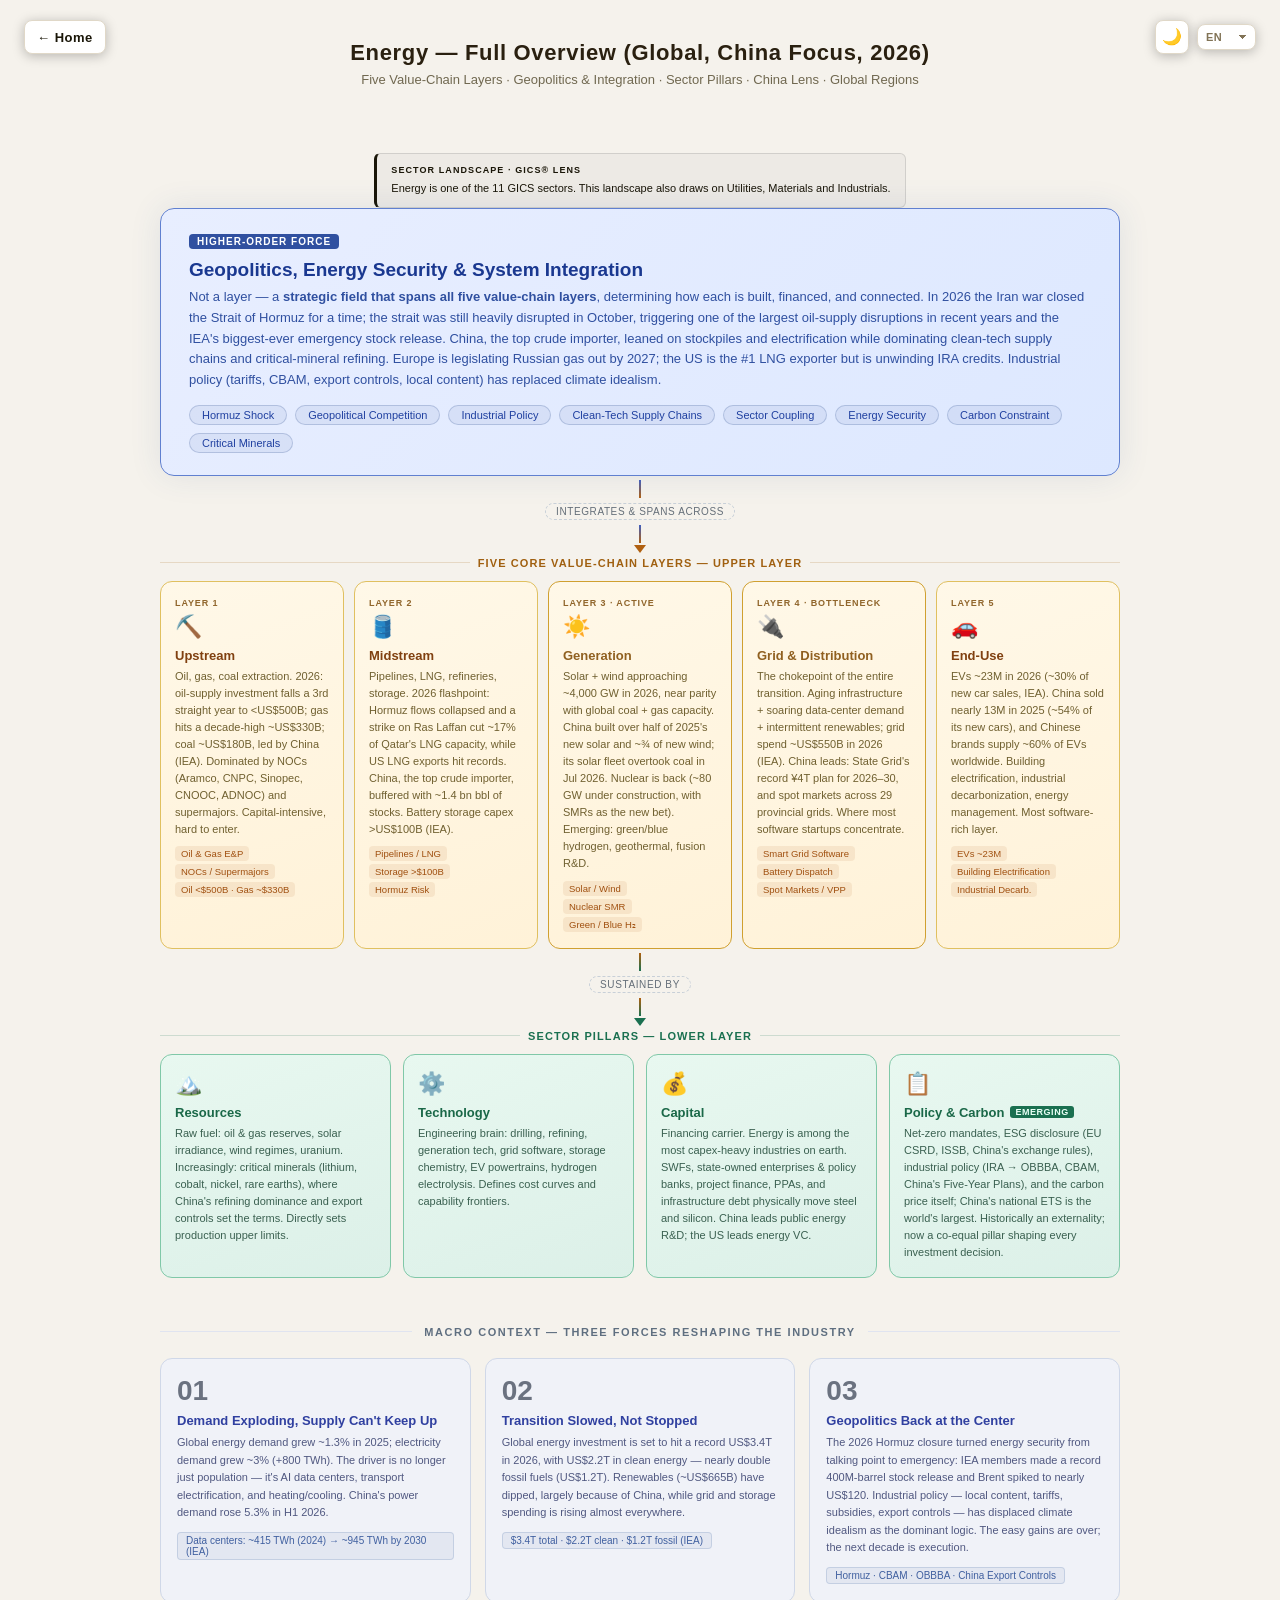
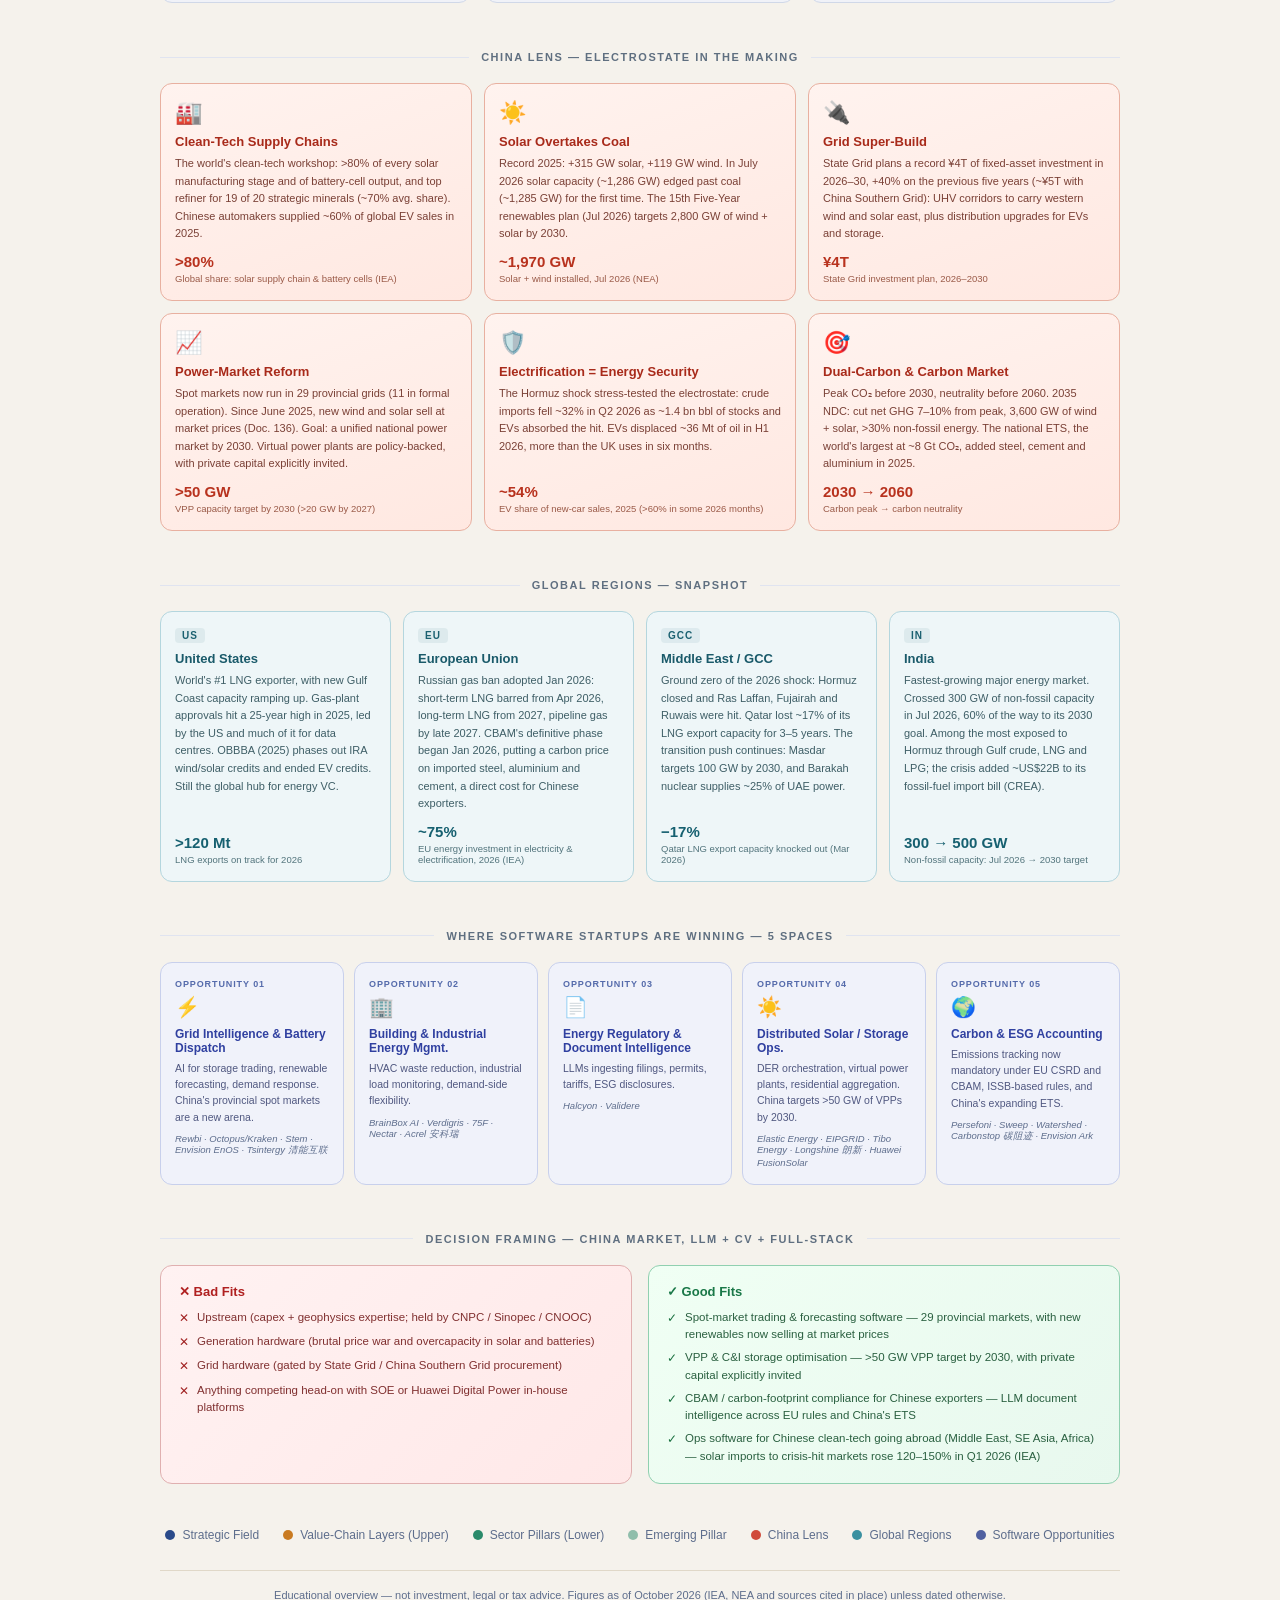
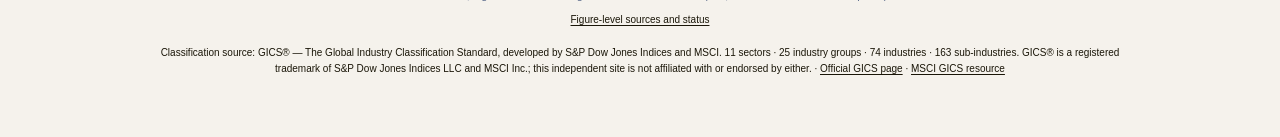
<file: energy-industry-chart.html>
<!DOCTYPE html>
<html lang="en" data-page="energy" data-kind="sector">
<head>
<meta charset="UTF-8">
<meta name="viewport" content="width=device-width, initial-scale=1.0">
<link rel="icon" type="image/png" href="assets/img/logo.png">
<title>Energy — Full Overview — Global &amp; China, 2026</title>
<meta name="description" content="Layered map of the global energy sector in 2026 with a China focus: geopolitics and the Hormuz shock, five value-chain layers, sector pillars, a China lens, a four-region snapshot (US, EU, Middle East/GCC, India), and where software startups win.">
<script src="assets/js/boot.js"></script>
<link rel="stylesheet" href="assets/css/pages/energy-industry-chart.css">
<link rel="stylesheet" href="assets/css/gics.css">

</head>
<body>

<!-- Controls -->
<a class="home-link" href="index.html" title="Back to homepage" data-title-en="Back to homepage" data-title-ru="Вернуться на главную страницу" data-title-ar="العودة إلى الصفحة الرئيسية" data-title-zh="返回首页" data-en="← Home" data-ru="← Главная" data-ar="→ الرئيسية" data-zh="← 首页">← Home</a>
<div class="controls">
  <button type="button" class="theme-btn" id="theme-btn" title="Switch theme" aria-label="Switch theme" data-title-en="Switch theme" data-title-ru="Переключить тему" data-title-ar="تبديل المظهر" data-title-zh="切换主题" data-aria-en="Switch theme" data-aria-ru="Переключить тему" data-aria-ar="تبديل المظهر" data-aria-zh="切换主题">🌙</button>
  <div class="lang-toggle" role="group" aria-label="Language" data-aria-en="Language" data-aria-ru="Язык" data-aria-ar="اللغة" data-aria-zh="语言">
                    <select id="lang-select" aria-label="Language" data-aria-en="Language" data-aria-zh="语言" data-aria-ru="Язык" data-aria-ar="اللغة">
                      <option value="en" lang="en">EN</option>
                      <option value="zh" lang="zh-CN">中文</option>
                      <option value="ru" lang="ru">РУ</option>
                      <option value="ar" lang="ar">عربي</option>
                    </select>
                  </div>
</div>

<h1 data-en="Energy — Full Overview (Global, China Focus, 2026)" data-ru="Энергетика — полный обзор (мир, фокус на Китае, 2026)" data-ar="الطاقة — نظرة شاملة (العالم، تركيز على الصين، 2026)"
    data-zh="能源全览（全球视角·聚焦中国，2026）">Energy — Full Overview (Global, China Focus, 2026)</h1>
<p class="subtitle"
   data-en="Five Value-Chain Layers · Geopolitics &amp; Integration · Sector Pillars · China Lens · Global Regions" data-ru="Пять уровней цепочки создания стоимости · Геополитика и интеграция · Опоры сектора · Взгляд Китая · Мировые регионы" data-ar="خمس طبقات لسلسلة القيمة · الجغرافيا السياسية والتكامل · دعائم القطاع · عدسة الصين · المناطق العالمية"
   data-zh="五大价值链层级 · 地缘政治与系统整合 · 行业支柱 · 中国视角 · 全球区域">Five Value-Chain Layers · Geopolitics &amp; Integration · Sector Pillars · China Lens · Global Regions</p>
<aside class="gics-lens">
  <span class="gics-lens-label" data-en="Sector landscape · GICS® lens" data-zh="行业板块版图 · GICS® 视角" data-ru="Секторный ландшафт · Разрез GICS®" data-ar="مشهد قطاعي · منظور GICS®">Sector landscape · GICS® lens</span>
  <p class="gics-lens-text" data-en="Energy is one of the 11 GICS sectors. This landscape also draws on Utilities, Materials and Industrials." data-zh="能源是 GICS 十一个行业板块之一。本版图还涉及公用事业、原材料与工业。" data-ru="Энергетика — один из 11 секторов GICS. Этот ландшафт также опирается на коммунальные услуги, материалы и промышленность." data-ar="الطاقة أحد قطاعات GICS الأحد عشر. ويستند هذا المشهد أيضًا إلى المرافق العامة والمواد والصناعات.">Energy is one of the 11 GICS sectors. This landscape also draws on Utilities, Materials and Industrials.</p>
</aside>

<div class="chart">

  <!-- ══ GEOPOLITICS ══ -->
  <div class="geopolitics">
    <div class="badge" data-en="Higher-Order Force" data-ru="Силы высшего порядка" data-ar="قوة النظام العالي" data-zh="高阶驱动力">Higher-Order Force</div>
    <h2 data-en="Geopolitics, Energy Security &amp; System Integration" data-ru="Геополитика, энергетическая безопасность &amp; Системная интеграция" data-ar="الجغرافيا السياسية، أمن الطاقة &amp; تكامل النظام"
        data-zh="地缘政治、能源安全与系统整合">Geopolitics, Energy Security &amp; System Integration</h2>
    <p data-en="Not a layer — a <strong>strategic field that spans all five value-chain layers</strong>, determining how each is built, financed, and connected. In 2026 the Iran war closed the Strait of Hormuz for a time; the strait was still heavily disrupted in October, triggering one of the largest oil-supply disruptions in recent years and the IEA's biggest-ever emergency stock release. China, the top crude importer, leaned on stockpiles and electrification while dominating clean-tech supply chains and critical-mineral refining. Europe is legislating Russian gas out by 2027; the US is the #1 LNG exporter but is unwinding IRA credits. Industrial policy (tariffs, CBAM, export controls, local content) has replaced climate idealism." data-ru="Не уровень — это <strong>стратегическое поле, охватывающее все пять уровней цепочки создания стоимости</strong>, определяющее, как каждый из них создается, финансируется и связывается. В 2026 году война с Ираном на время закрыла пролив Strait of Hormuz; в октябре он по-прежнему был серьезно нарушен, что спровоцировало одно из крупнейших нарушений поставок нефти за последние годы и крупнейшее за всю историю аварийное освобождение запасов нефти IEA. Китай, крупнейший импортер нефти, опирался на запасы и электрификацию, одновременно доминируя в цепочках поставок чистых технологий и переработке важнейших полезных ископаемых. Европа законодательно узаконивает отказ от российского газа к 2027 году; US является экспортером №1 LNG, но раскручивает IRA кредитов. Промышленная политика (тарифы, CBAM, экспортный контроль, местное содержание) заменила климатический идеализм." data-ar="ليست طبقة — <strong>مجال استراتيجي يمتد إلى جميع طبقات سلسلة القيمة الخمس</strong>، ويحدد كيفية إنشاء كل منها وتمويلها وربطها. في عام 2026، أغلقت حرب إيران مضيق Strait of Hormuz لفترة؛ وكان المضيق لا يزال متعطلًا بشكل كبير في أكتوبر، مما أدى إلى واحد من أكبر انقطاعات إمدادات النفط في السنوات الأخيرة وأكبر عملية إطلاق لمخزون الطوارئ في IEA على الإطلاق. واعتمدت الصين، أكبر مستورد للنفط الخام، على المخزونات والكهرباء في حين كانت تهيمن على سلاسل توريد التكنولوجيا النظيفة وتكرير المعادن المهمة. وتقوم أوروبا بتشريع الغاز الروسي بحلول عام 2027؛ US هو المصدر رقم 1 LNG ولكنه يقوم بتفكيك IRA من الاعتمادات. لقد حلت السياسة الصناعية (التعريفات الجمركية، CBAM، وضوابط التصدير، والمحتوى المحلي) محل المثالية المناخية."
       data-zh="并非某一层级——而是<strong>横跨所有五大价值链层级的战略场域</strong>，决定着每一层级的建设、融资与衔接方式。2026年伊朗战争一度封锁霍尔木兹海峡；截至10月，海峡仍严重受阻，引发近年来最严重的石油供应中断之一，IEA随即启动史上最大规模的应急储备释放。作为全球最大原油进口国，中国依靠石油储备与电气化缓冲冲击，同时主导清洁技术供应链与关键矿产精炼。欧洲立法于2027年前全面退出俄罗斯天然气；美国稳居全球第一大LNG出口国，却在收缩IRA补贴。产业政策（关税、CBAM、出口管制、本地化要求）已取代气候理想主义。">
      Not a layer — a <strong>strategic field that spans all five value-chain layers</strong>, determining how each is built, financed, and connected. In 2026 the Iran war closed the Strait of Hormuz for a time; the strait was still heavily disrupted in October, triggering one of the largest oil-supply disruptions in recent years and the IEA's biggest-ever emergency stock release. China, the top crude importer, leaned on stockpiles and electrification while dominating clean-tech supply chains and critical-mineral refining. Europe is legislating Russian gas out by 2027; the US is the #1 LNG exporter but is unwinding IRA credits. Industrial policy (tariffs, CBAM, export controls, local content) has replaced climate idealism.
    </p>
    <div class="tags">
      <span class="tag" data-en="Hormuz Shock" data-ru="Шок Ормуза" data-ar="صدمة هرمز"             data-zh="霍尔木兹冲击">Hormuz Shock</span>
      <span class="tag" data-en="Geopolitical Competition" data-ru="Геополитическая конкуренция" data-ar="المنافسة الجيوسياسية" data-zh="地缘政治博弈">Geopolitical Competition</span>
      <span class="tag" data-en="Industrial Policy" data-ru="Промышленная политика" data-ar="السياسة الصناعية"        data-zh="产业政策">Industrial Policy</span>
      <span class="tag" data-en="Clean-Tech Supply Chains" data-ru="Цепочки поставок чистых технологий" data-ar="سلاسل توريد التكنولوجيا النظيفة" data-zh="清洁技术供应链">Clean-Tech Supply Chains</span>
      <span class="tag" data-en="Sector Coupling" data-ru="Секторная связь" data-ar="اقتران القطاع"          data-zh="行业耦合">Sector Coupling</span>
      <span class="tag" data-en="Energy Security" data-ru="Энергетическая безопасность" data-ar="أمن الطاقة"          data-zh="能源安全">Energy Security</span>
      <span class="tag" data-en="Carbon Constraint" data-ru="Углеродное ограничение" data-ar="قيود الكربون"        data-zh="碳约束">Carbon Constraint</span>
      <span class="tag" data-en="Critical Minerals" data-ru="Критические минералы" data-ar="المعادن الحرجة"        data-zh="关键矿产">Critical Minerals</span>
    </div>
  </div>

  <!-- Connector 1 -->
  <div class="connector">
    <div class="line line-1"></div>
    <div class="connector-label" data-en="integrates &amp; spans across" data-ru="объединяет промежутки &amp; по всем" data-ar="يدمج &amp; يمتد عبر" data-zh="整合并横跨所有层级">integrates &amp; spans across</div>
    <div class="line line-1"></div>
    <div class="arrow arrow-amber"></div>
  </div>

  <!-- ══ FIVE VALUE-CHAIN LAYERS ══ -->
  <div class="section">
    <div class="section-header layers-header"
         data-en="Five Core Value-Chain Layers — Upper Layer" data-ru="Пять основных уровней цепочки создания стоимости — верхний уровень" data-ar="خمس طبقات أساسية لسلسلة القيمة — الطبقة العليا"
         data-zh="五大核心价值链层级 — 上层">Five Core Value-Chain Layers — Upper Layer</div>
    <div class="cards-5">

      <div class="layer-card">
        <div class="num" data-en="Layer 1" data-ru="Слой 1" data-ar="الطبقة 1" data-zh="第一层">Layer 1</div>
        <div class="icon">⛏️</div>
        <h3 data-en="Upstream" data-ru="Добыча" data-ar="المنبع" data-zh="上游">Upstream</h3>
        <p data-en="Oil, gas, coal extraction. 2026: oil-supply investment falls a 3rd straight year to &amp;lt;US$500B; gas hits a decade-high ~US$330B; coal ~US$180B, led by China (IEA). Dominated by NOCs (Aramco, CNPC, Sinopec, CNOOC, ADNOC) and supermajors. Capital-intensive, hard to enter." data-ru="Добыча нефти, газа, угля. 2026: инвестиции в добычу нефти падают третий год подряд до &amp;lt;US$500 млрд; цена на газ достигла рекордного за десятилетие уровня ~US$330 млрд; уголь ~US$180 млрд, лидирует Китай (IEA). Доминируют НОК (Aramco, CNPC, Sinopec, CNOOC, ADNOC) и супермажоры. Капиталоемкий, трудно войти." data-ar="استخراج النفط والغاز والفحم. 2026: الاستثمار في إمدادات النفط ينخفض ​​للعام الثالث على التوالي إلى &amp;lt;US$500 مليار دولار؛ الغاز يصل إلى أعلى مستوى له خلال عقد من الزمن ~US$330 مليار دولار؛ الفحم ~US$180 مليار دولار، بقيادة الصين (IEA). تهيمن عليها شركات النفط الوطنية (Aramco، CNPC، Sinopec، CNOOC، ADNOC) والشركات الكبرى. كثيفة رأس المال، من الصعب الدخول."
           data-zh="石油、天然气、煤炭开采。2026年石油供应投资连续第三年下滑至5000亿美元以下；天然气投资升至十年高点约3300亿美元；煤炭供应投资约1800亿美元，以中国为主（IEA）。由国家石油公司（沙特阿美、中石油、中石化、中海油、ADNOC）与超级大型石油公司主导，资本密集，进入壁垒高。">
          Oil, gas, coal extraction. 2026: oil-supply investment falls a 3rd straight year to &lt;US$500B; gas hits a decade-high ~US$330B; coal ~US$180B, led by China (IEA). Dominated by NOCs (Aramco, CNPC, Sinopec, CNOOC, ADNOC) and supermajors. Capital-intensive, hard to enter.
        </p>
        <div class="sub-tags">
          <span class="sub-tag" data-en="Oil &amp; Gas E&amp;P" data-ru="Нефть &amp; Газ E&amp;P" data-ar="النفط &amp; الغاز E&amp;P"        data-zh="油气勘探开采">Oil &amp; Gas E&amp;P</span>
          <span class="sub-tag" data-en="NOCs / Supermajors" data-ru="НОК / Супермейджоры" data-ar="شهادات عدم الممانعة / التخصصات الكبرى"           data-zh="国家石油公司">NOCs / Supermajors</span>
          <span class="sub-tag" data-en="Oil &amp;lt;$500B · Gas ~$330B" data-ru="Нефть &amp;lt;500 миллиардов долларов · Газ ~330 миллиардов долларов" data-ar="النفط &amp;lt;500 مليار دولار · الغاز ~330 مليار دولار" data-zh="石油&amp;lt;5000亿 · 天然气~3300亿美元">Oil &lt;$500B · Gas ~$330B</span>
        </div>
      </div>

      <div class="layer-card">
        <div class="num" data-en="Layer 2" data-ru="Слой 2" data-ar="الطبقة 2" data-zh="第二层">Layer 2</div>
        <div class="icon">🛢️</div>
        <h3 data-en="Midstream" data-ru="Мидстрим" data-ar="الوسط" data-zh="中游">Midstream</h3>
        <p data-en="Pipelines, LNG, refineries, storage. 2026 flashpoint: Hormuz flows collapsed and a strike on Ras Laffan cut ~17% of Qatar's LNG capacity, while US LNG exports hit records. China, the top crude importer, buffered with ~1.4 bn bbl of stocks. Battery storage capex &gt;US$100B (IEA)." data-ru="Трубопроводы, LNG, нефтеперерабатывающие заводы, хранилища. Горячая точка 2026 года: потоки Hormuz рухнули, а забастовка в Рас-Лаффане сократила примерно 17% мощностей Катара LNG, в то время как экспорт US LNG побил рекорды. Китай, крупнейший импортер нефти, накопил запасы примерно на 1,4 млрд баррелей. Капитальные затраты на аккумуляторную батарею &gt;US$100 млрд (IEA)." data-ar="خطوط الأنابيب، LNG، المصافي، التخزين. نقطة التوتر في عام 2026: Hormuz انهارت التدفقات وأدى الهجوم على رأس لفان إلى خفض ما يقرب من 17% من قدرة قطر LNG، في حين بلغت الصادرات US LNG أرقامًا قياسية. أما الصين، أكبر مستورد للنفط الخام، فقد قامت بتخزين ما يقرب من 1.4 مليار برميل من المخزونات. النفقات الرأسمالية لتخزين البطارية &gt; US 100 مليار دولار (IEA)."
           data-zh="管道、LNG、炼油、储运。2026年焦点：霍尔木兹海峡航运几近中断，拉斯拉凡遇袭致卡塔尔约17%的LNG产能停摆，美国LNG出口则再创新高。全球最大原油进口国中国凭借约14亿桶石油库存缓冲冲击。电池储能投资超过1000亿美元（IEA）。">
          Pipelines, LNG, refineries, storage. 2026 flashpoint: Hormuz flows collapsed and a strike on Ras Laffan cut ~17% of Qatar's LNG capacity, while US LNG exports hit records. China, the top crude importer, buffered with ~1.4 bn bbl of stocks. Battery storage capex &gt;US$100B (IEA).
        </p>
        <div class="sub-tags">
          <span class="sub-tag" data-en="Pipelines / LNG" data-ru="Трубопроводы / LNG" data-ar="خطوط الأنابيب / LNG"    data-zh="管道 / 液化天然气">Pipelines / LNG</span>
          <span class="sub-tag" data-en="Storage &gt;$100B" data-ru="Хранилище &gt;$100 млрд." data-ar="التخزين &gt;100 مليار دولار" data-zh="储能 &gt;1000亿美元">Storage &gt;$100B</span>
          <span class="sub-tag" data-en="Hormuz Risk" data-ru="Риск Ормуза" data-ar="مخاطر هرمز"        data-zh="霍尔木兹风险">Hormuz Risk</span>
        </div>
      </div>

      <div class="layer-card hot">
        <div class="num" data-en="Layer 3 · Active" data-ru="Уровень 3 · Активный" data-ar="الطبقة 3 · نشطة" data-zh="第三层 · 热点">Layer 3 · Active</div>
        <div class="icon">☀️</div>
        <h3 data-en="Generation" data-ru="Генерация" data-ar="التوليد" data-zh="发电">Generation</h3>
        <p data-en="Solar + wind approaching ~4,000 GW in 2026, near parity with global coal + gas capacity. China built over half of 2025's new solar and ~¾ of new wind; its solar fleet overtook coal in Jul 2026. Nuclear is back (~80 GW under construction, with SMRs as the new bet). Emerging: green/blue hydrogen, geothermal, fusion R&amp;D." data-ru="Солнечная + ветровая мощность приближается к ~4000 GW в 2026 году, что почти соответствует мировым мощностям угля + газа. Китай построит более половины новых солнечных электростанций к 2025 году и ~¾ новых ветровых электростанций; в июле 2026 года ее парк солнечных батарей обогнал угольный. Атомная энергетика вернулась (около 80 GW находятся в стадии строительства, новая ставка — SMR). Новые: зеленый/синий водород, геотермальный, термоядерный R&amp;D." data-ar="الطاقة الشمسية + طاقة الرياح تقترب من 4000 GW في عام 2026، وهو ما يقارب التكافؤ مع الطاقة العالمية للفحم + الغاز. قامت الصين ببناء أكثر من نصف الطاقة الشمسية الجديدة وطاقة الرياح الجديدة بحلول عام 2025؛ وتفوق أسطولها من الطاقة الشمسية على الفحم في يوليو 2026. وعادت الطاقة النووية (حوالي 80 GW قيد الإنشاء، SMRs هو الرهان الجديد). الناشئة: الهيدروجين الأخضر/الأزرق، والطاقة الحرارية الأرضية، والانصهار R&amp;D."
           data-zh="2026年全球太阳能+风能装机接近4000 GW，趋近与全球煤电+气电装机总量持平。2025年中国贡献了全球过半新增光伏与约四分之三新增风电；2026年7月中国光伏装机首次超过煤电。核电回归（在建约80 GW，小型模块化反应堆SMR成为新赌注）。新兴方向：绿氢/蓝氢、地热、聚变研发。">
          Solar + wind approaching ~4,000 GW in 2026, near parity with global coal + gas capacity. China built over half of 2025's new solar and ~¾ of new wind; its solar fleet overtook coal in Jul 2026. Nuclear is back (~80 GW under construction, with SMRs as the new bet). Emerging: green/blue hydrogen, geothermal, fusion R&amp;D.
        </p>
        <div class="sub-tags">
          <span class="sub-tag" data-en="Solar / Wind" data-ru="Солнечная/Ветер" data-ar="الطاقة الشمسية / الرياح"     data-zh="太阳能 / 风能">Solar / Wind</span>
          <span class="sub-tag" data-en="Nuclear SMR" data-ru="Ядерный SMR" data-ar="النووية SMR"      data-zh="核能 SMR">Nuclear SMR</span>
          <span class="sub-tag" data-en="Green / Blue H₂" data-ru="Зеленый/синий H₂" data-ar="أخضر / أزرق H₂"  data-zh="绿氢 / 蓝氢">Green / Blue H₂</span>
        </div>
      </div>

      <div class="layer-card hot">
        <div class="num" data-en="Layer 4 · Bottleneck" data-ru="Уровень 4 · Узкое место" data-ar="الطبقة الرابعة · عنق الزجاجة" data-zh="第四层 · 瓶颈">Layer 4 · Bottleneck</div>
        <div class="icon">🔌</div>
        <h3 data-en="Grid &amp; Distribution" data-ru="Сетка &amp; Распределение" data-ar="الشبكة والتوزيع" data-zh="电网与配电">Grid &amp; Distribution</h3>
        <p data-en="The chokepoint of the entire transition. Aging infrastructure + soaring data-center demand + intermittent renewables; grid spend ~US$550B in 2026 (IEA). China leads: State Grid's record ¥4T plan for 2026–30, and spot markets across 29 provincial grids. Where most software startups concentrate." data-ru="Узкая точка всего перехода. Стареющая инфраструктура + растущий спрос на центры обработки данных + перебои с возобновляемыми источниками энергии; Grid потратит ~US$550 млрд в 2026 году (IEA). Китай лидирует: рекордный план State Grid в размере 4 йен на 2026–2030 годы, а также спотовые рынки в 29 провинциальных сетях. Где концентрируется большинство стартапов в сфере программного обеспечения." data-ar="نقطة الاختناق للمرحلة الانتقالية بأكملها. البنية التحتية القديمة + الطلب المتزايد على مراكز البيانات + مصادر الطاقة المتجددة المتقطعة؛ إنفاق الشبكة ~US550 مليار دولار أمريكي في عام 2026 (IEA). تتصدر الصين: خطة State Grid القياسية بقيمة 4 تريليون ين ياباني للفترة 2026-2030، والأسواق الفورية عبر 29 شبكة إقليمية. حيث تركز معظم الشركات الناشئة في مجال البرمجيات."
           data-zh="整个能源转型的瓶颈。老旧基础设施＋激增的数据中心需求＋间歇性可再生能源；2026年全球电网投资约5500亿美元（IEA）。中国领跑：国家电网“十五五”4万亿元投资计划创历史纪录，电力现货市场覆盖29个省级电网。也是软件创业公司最集中的赛道。">
          The chokepoint of the entire transition. Aging infrastructure + soaring data-center demand + intermittent renewables; grid spend ~US$550B in 2026 (IEA). China leads: State Grid's record ¥4T plan for 2026–30, and spot markets across 29 provincial grids. Where most software startups concentrate.
        </p>
        <div class="sub-tags">
          <span class="sub-tag" data-en="Smart Grid Software" data-ru="Программное обеспечение для интеллектуальных сетей" data-ar="برامج الشبكة الذكية" data-zh="智能电网软件">Smart Grid Software</span>
          <span class="sub-tag" data-en="Battery Dispatch" data-ru="Отправка батареи" data-ar="إرسال البطارية"    data-zh="电池调度">Battery Dispatch</span>
          <span class="sub-tag" data-en="Spot Markets / VPP" data-ru="Спотовые рынки / VPP" data-ar="الأسواق الفورية / VPP"  data-zh="现货市场 / 虚拟电厂">Spot Markets / VPP</span>
        </div>
      </div>

      <div class="layer-card">
        <div class="num" data-en="Layer 5" data-ru="Слой 5" data-ar="الطبقة 5" data-zh="第五层">Layer 5</div>
        <div class="icon">🚗</div>
        <h3 data-en="End-Use" data-ru="Конечное использование" data-ar="الاستخدام النهائي" data-zh="终端使用">End-Use</h3>
        <p data-en="EVs ~23M in 2026 (~30% of new car sales, IEA). China sold nearly 13M in 2025 (~54% of its new cars), and Chinese brands supply ~60% of EVs worldwide. Building electrification, industrial decarbonization, energy management. Most software-rich layer." data-ru="Электромобили ~23 млн в 2026 году (~30% продаж новых автомобилей, IEA). В 2025 году Китай продал почти 13 миллионов (~54% новых автомобилей), а китайские бренды поставляют ~60% электромобилей по всему миру. Электрификация зданий, декарбонизация промышленности, энергоменеджмент. Самый программно-богатый слой." data-ar="~ 23 مليون سيارة كهربائية في عام 2026 (~30% من مبيعات السيارات الجديدة، IEA). باعت الصين قرابة 13 مليونًا في عام 2025 (~54% من سياراتها الجديدة)، وتوفر العلامات التجارية الصينية ~60% من السيارات الكهربائية في جميع أنحاء العالم. كهربة المباني، وإزالة الكربون الصناعي، وإدارة الطاقة. الطبقة الأكثر ثراءً بالبرمجيات."
           data-zh="2026年全球电动汽车销量约2300万辆（约占新车销量30%，IEA）。2025年中国销量近1300万辆（约占其新车销量54%），中国品牌供应全球约60%的电动汽车。建筑电气化、工业脱碳、能源管理。软件含量最高的层级。">
          EVs ~23M in 2026 (~30% of new car sales, IEA). China sold nearly 13M in 2025 (~54% of its new cars), and Chinese brands supply ~60% of EVs worldwide. Building electrification, industrial decarbonization, energy management. Most software-rich layer.
        </p>
        <div class="sub-tags">
          <span class="sub-tag" data-en="EVs ~23M" data-ru="Электромобили ~ 23 млн." data-ar="المركبات الكهربائية ~ 23 مليونًا"                 data-zh="电动汽车 ~2300万辆">EVs ~23M</span>
          <span class="sub-tag" data-en="Building Electrification" data-ru="Электрификация зданий" data-ar="كهربة المباني" data-zh="建筑电气化">Building Electrification</span>
          <span class="sub-tag" data-en="Industrial Decarb." data-ru="Промышленный декарб." data-ar="ديكارب الصناعية."       data-zh="工业脱碳">Industrial Decarb.</span>
        </div>
      </div>

    </div>
  </div>

  <!-- Connector 2 -->
  <div class="connector">
    <div class="line line-2"></div>
    <div class="connector-label" data-en="sustained by" data-ru="поддерживается" data-ar="مستدامة من قبل" data-zh="由以下支柱支撑">sustained by</div>
    <div class="line line-2"></div>
    <div class="arrow arrow-teal"></div>
  </div>

  <!-- ══ SECTOR PILLARS ══ -->
  <div class="section">
    <div class="section-header pillars-header"
         data-en="Sector Pillars — Lower Layer" data-ru="Опоры сектора — нижний уровень" data-ar="دعامات القطاع – الطبقة السفلى"
         data-zh="行业支柱 — 下层">Sector Pillars — Lower Layer</div>
    <div class="cards-4">

      <div class="pillar-card">
        <div class="icon">🏔️</div>
        <h3 data-en="Resources" data-ru="Ресурсы" data-ar="الموارد" data-zh="资源">Resources</h3>
        <p data-en="Raw fuel: oil &amp; gas reserves, solar irradiance, wind regimes, uranium. Increasingly: critical minerals (lithium, cobalt, nickel, rare earths), where China's refining dominance and export controls set the terms. Directly sets production upper limits." data-ru="Сырье: запасы нефти &amp; газа, солнечное излучение, ветровые режимы, уран. Все чаще: важнейшие минералы (литий, кобальт, никель, редкоземельные элементы), условия для которых устанавливают доминирование Китая в переработке и экспортный контроль. Непосредственно устанавливает верхние пределы производства." data-ar="الوقود الخام: النفط &amp; احتياطيات الغاز، الإشعاع الشمسي، أنظمة الرياح، اليورانيوم. وعلى نحو متزايد: المعادن المهمة (الليثيوم، والكوبالت، والنيكل، والأتربة النادرة)، حيث تحدد هيمنة الصين على مجال التكرير وضوابط التصدير الشروط. يضع الحدود العليا للإنتاج مباشرة."
           data-zh="原材料燃料：油气储量、太阳辐射、风能资源、铀矿。日益重要的关键矿产：锂、钴、镍、稀土，中国的精炼主导地位与出口管制左右着供应格局。直接决定任何国家或企业的产能上限。">
          Raw fuel: oil &amp; gas reserves, solar irradiance, wind regimes, uranium. Increasingly: critical minerals (lithium, cobalt, nickel, rare earths), where China's refining dominance and export controls set the terms. Directly sets production upper limits.
        </p>
      </div>

      <div class="pillar-card">
        <div class="icon">⚙️</div>
        <h3 data-en="Technology" data-ru="Технология" data-ar="التكنولوجيا" data-zh="技术">Technology</h3>
        <p data-en="Engineering brain: drilling, refining, generation tech, grid software, storage chemistry, EV powertrains, hydrogen electrolysis. Defines cost curves and capability frontiers." data-ru="Инженерный мозг: бурение, переработка, технологии генерации, сетевое программное обеспечение, химия хранения, EV силовые агрегаты, электролиз водорода. Определяет кривые затрат и границы возможностей." data-ar="العقل الهندسي: الحفر، والتكرير، وتكنولوجيا التوليد، وبرامج الشبكة، وكيمياء التخزين، EV المحركات، والتحليل الكهربائي للهيدروجين. يحدد منحنيات التكلفة وحدود القدرة."
           data-zh="工程大脑：钻探、炼油、发电技术、电网软件、储能化学、电动汽车动力系统、氢电解技术。定义成本曲线与能力边界。">
          Engineering brain: drilling, refining, generation tech, grid software, storage chemistry, EV powertrains, hydrogen electrolysis. Defines cost curves and capability frontiers.
        </p>
      </div>

      <div class="pillar-card">
        <div class="icon">💰</div>
        <h3 data-en="Capital" data-ru="Капитал" data-ar="رأس المال" data-zh="资本">Capital</h3>
        <p data-en="Financing carrier. Energy is among the most capex-heavy industries on earth. SWFs, state-owned enterprises &amp; policy banks, project finance, PPAs, and infrastructure debt physically move steel and silicon. China leads public energy R&amp;D; the US leads energy VC." data-ru="Финансирующий перевозчик. Энергетика является одной из самых капиталоемких отраслей в мире. ГИФы, государственные предприятия &amp;, политические банки, проектное финансирование, PPA и инфраструктурный долг физически перемещают сталь и кремний. Китай возглавляет исследования в области государственной энергетики; US приводит к энергии VC." data-ar="ناقل التمويل. تعد الطاقة من بين الصناعات الأكثر ثقلاً في النفقات الرأسمالية على وجه الأرض. تقوم صناديق الثروة السيادية، والشركات المملوكة للدولة &amp;، وبنوك السياسات، وتمويل المشاريع، واتفاقيات شراء الطاقة، وديون البنية التحتية بنقل الصلب والسيليكون فعليًا. تتصدر الصين مجال البحث والتطوير في مجال الطاقة العامة؛ فإن US يقود الطاقة VC."
           data-zh="融资载体。能源是地球上资本支出最密集的行业之一。主权财富基金、国有企业与政策性银行、项目融资、购电协议（PPA）与基础设施债务推动实物投资落地。中国在能源公共研发投入上领先，美国则是能源风险投资中心。">
          Financing carrier. Energy is among the most capex-heavy industries on earth. SWFs, state-owned enterprises &amp; policy banks, project finance, PPAs, and infrastructure debt physically move steel and silicon. China leads public energy R&amp;D; the US leads energy VC.
        </p>
      </div>

      <div class="pillar-card">
        <div class="icon">📋</div>
        <h3>
          <span data-en="Policy &amp; Carbon" data-ru="Политика &amp; Углерод" data-ar="سياسة &amp; الكربون" data-zh="政策与碳约束">Policy &amp; Carbon</span>
          <span class="new-badge" data-en="Emerging" data-ru="Новые" data-ar="الناشئة" data-zh="新兴">Emerging</span>
        </h3>
        <p data-en="Net-zero mandates, ESG disclosure (EU CSRD, ISSB, China's exchange rules), industrial policy (IRA → OBBBA, CBAM, China's Five-Year Plans), and the carbon price itself; China's national ETS is the world's largest. Historically an externality; now a co-equal pillar shaping every investment decision." data-ru="Чистые нулевые мандаты, ESG раскрытие информации (EU CSRD, ISSB, валютные правила Китая), промышленная политика (IRA → OBBBA, CBAM, пятилетние планы Китая) и сама цена на выбросы углерода; Национальный ETS Китая является крупнейшим в мире. Исторически это внешний эффект; теперь это один и тот же столп, определяющий каждое инвестиционное решение." data-ar="تفويضات صافي الصفر، ESG الإفصاح (EU CSRD، ISSB، قواعد الصرف في الصين)، والسياسة الصناعية (IRA → OBBBA، CBAM، خطط الصين الخمسية)، وسعر الكربون ذاته؛ الوطنية الصينية ETS هي الأكبر في العالم. تاريخياً، عامل خارجي؛ الآن ركيزة متساوية تشكل كل قرار استثماري."
           data-zh="净零目标、ESG信息披露（EU CSRD、ISSB、中国交易所可持续发展报告规则）、产业政策（IRA → OBBBA、CBAM、中国五年规划）及碳价本身；中国全国碳市场为全球最大碳市场。历来被视为外部性因素，现已成为主导每项投资决策的并列支柱。">
          Net-zero mandates, ESG disclosure (EU CSRD, ISSB, China's exchange rules), industrial policy (IRA → OBBBA, CBAM, China's Five-Year Plans), and the carbon price itself; China's national ETS is the world's largest. Historically an externality; now a co-equal pillar shaping every investment decision.
        </p>
      </div>

    </div>
  </div>

</div><!-- end .chart -->


<!-- ══ MACRO FORCES ══ -->
<div class="page-section">
  <div class="page-section-title"
       data-en="Macro Context — Three Forces Reshaping the Industry" data-ru="Макроконтекст: три силы, меняющие отрасль" data-ar="السياق الكلي – ثلاث قوى تعيد تشكيل الصناعة"
       data-zh="宏观背景 — 三大重塑行业的力量">Macro Context — Three Forces Reshaping the Industry</div>
  <div class="cards-3">

    <div class="force-card">
      <div class="force-num">01</div>
      <h3 data-en="Demand Exploding, Supply Can't Keep Up" data-ru="Спрос стремительно растет, предложение не успевает за ним" data-ar="الطلب ينفجر، والعرض لا يمكن مواكبته" data-zh="需求激增，供给难以跟上">Demand Exploding, Supply Can't Keep Up</h3>
      <p data-en="Global energy demand grew ~1.3% in 2025; electricity demand grew ~3% (+800 TWh). The driver is no longer just population — it's AI data centers, transport electrification, and heating/cooling. China's power demand rose 5.3% in H1 2026." data-ru="Глобальный спрос на энергию в 2025 году вырос примерно на 1,3%; спрос на электроэнергию вырос примерно на 3% (+800 ТВтч). Движущей силой уже не является просто население — это AI центры обработки данных, электрификация транспорта и отопление/охлаждение. В H1 2026 году спрос на электроэнергию в Китае вырос на 5,3%." data-ar="نما الطلب العالمي على الطاقة بنسبة 1.3% تقريبًا في عام 2025؛ نما الطلب على الكهرباء بنسبة 3% تقريبًا (+800 تيراواط/ساعة). لم يعد السائق يقتصر على السكان فحسب — بل أصبح AI مراكز البيانات، وكهربة النقل، والتدفئة/التبريد. ارتفع الطلب على الطاقة في الصين بنسبة 5.3% في H1 عام 2026."
         data-zh="2025年全球能源需求增长约1.3%；电力需求增长约3%（+800 TWh）。驱动力不再只是人口增长，而是AI数据中心、交通电气化和供暖/制冷需求。2026年上半年中国用电量增长5.3%。">
        Global energy demand grew ~1.3% in 2025; electricity demand grew ~3% (+800 TWh). The driver is no longer just population — it's AI data centers, transport electrification, and heating/cooling. China's power demand rose 5.3% in H1 2026.
      </p>
      <span class="stat"
            data-en="Data centers: ~415 TWh (2024) → ~945 TWh by 2030 (IEA)" data-ru="Центры обработки данных: ~415 ТВтч (2024 г.) → ~945 ТВтч к 2030 г. (IEA)" data-ar="مراكز البيانات: ~415 تيراواط ساعة (2024) → ~945 تيراواط ساعة بحلول عام 2030 (IEA)"
            data-zh="数据中心用电：约415 TWh（2024）→ 2030年约945 TWh（IEA）">Data centers: ~415 TWh (2024) → ~945 TWh by 2030 (IEA)</span>
    </div>

    <div class="force-card">
      <div class="force-num">02</div>
      <h3 data-en="Transition Slowed, Not Stopped" data-ru="Переход замедлился, но не остановился" data-ar="تباطأ التحول، ولم يتوقف" data-zh="转型放缓，但未停止">Transition Slowed, Not Stopped</h3>
      <p data-en="Global energy investment is set to hit a record US$3.4T in 2026, with US$2.2T in clean energy — nearly double fossil fuels (US$1.2T). Renewables (~US$665B) have dipped, largely because of China, while grid and storage spending is rising almost everywhere." data-ru="В 2026 году глобальные инвестиции в энергетику достигнут рекордных US3,4 трлн долларов США, из них US2,2 трлн долларов США в чистую энергетику — почти в два раза больше, чем ископаемое топливо (US1,2 трлн долларов США). Возобновляемые источники энергии (~US$665 млрд) упали, в основном из-за Китая, в то время как расходы на энергосистемы и хранилища растут почти повсюду." data-ar="من المتوقع أن يصل الاستثمار العالمي في الطاقة إلى مستوى قياسي US يبلغ 3.4 تريليون دولار في عام 2026، مع US 2.2 تريليون دولار من الطاقة النظيفة - أي ما يقرب من ضعف الوقود الأحفوري (US 1.2 تريليون دولار). انخفضت مصادر الطاقة المتجددة (~US 665 مليار دولار أمريكي)، ويرجع ذلك إلى حد كبير إلى الصين، في حين أن الإنفاق على الشبكات والتخزين آخذ في الارتفاع في كل مكان تقريبًا."
         data-zh="2026年全球能源投资预计创下3.4万亿美元新高，其中清洁能源2.2万亿美元，接近化石燃料（1.2万亿美元）的两倍。可再生能源投资（约6650亿美元）有所回落，主要源于中国；电网与储能投资则几乎在所有地区上升。">
        Global energy investment is set to hit a record US$3.4T in 2026, with US$2.2T in clean energy — nearly double fossil fuels (US$1.2T). Renewables (~US$665B) have dipped, largely because of China, while grid and storage spending is rising almost everywhere.
      </p>
      <span class="stat"
            data-en="$3.4T total · $2.2T clean · $1.2T fossil (IEA)" data-ru="Всего $3,4 трлн · $2,2 трлн экологически чистых · $1,2 трлн ископаемого топлива (IEA)" data-ar="إجمالي 3.4 تريليون دولار · 2.2 تريليون دولار نظيف · 1.2 تريليون دولار أحفوري (IEA)"
            data-zh="总计3.4万亿美元 · 清洁能源2.2万亿 · 化石燃料1.2万亿（IEA）">$3.4T total · $2.2T clean · $1.2T fossil (IEA)</span>
    </div>

    <div class="force-card">
      <div class="force-num">03</div>
      <h3 data-en="Geopolitics Back at the Center" data-ru="Геополитика снова в центре" data-ar="الجغرافيا السياسية تعود إلى المركز" data-zh="地缘政治重回中心">Geopolitics Back at the Center</h3>
      <p data-en="The 2026 Hormuz closure turned energy security from talking point to emergency: IEA members made a record 400M-barrel stock release and Brent spiked to nearly US$120. Industrial policy — local content, tariffs, subsidies, export controls — has displaced climate idealism as the dominant logic. The easy gains are over; the next decade is execution." data-ru="Закрытие Hormuz в 2026 году превратило энергетическую безопасность из темы для разговоров в чрезвычайную ситуацию: члены IEA выпустили рекордные 400 миллионов баррелей запасов, а нефть марки Brent подскочила почти до US$120. Промышленная политика – местное содержание, тарифы, субсидии, экспортный контроль – вытеснила климатический идеализм в качестве доминирующей логики. Легкие завоевания закончились; следующее десятилетие – казнь." data-ar="أدى إغلاق Hormuz عام 2026 إلى تحويل أمن الطاقة من نقطة حوار إلى حالة طوارئ: قام الأعضاء IEA بإطلاق مخزون قياسي قدره 400 مليون برميل وارتفع خام برنت إلى نحو US$120 دولارًا. لقد حلت السياسة الصناعية - المحتوى المحلي، والتعريفات الجمركية، وإعانات الدعم، وضوابط التصدير - محل المثالية المناخية باعتبارها المنطق السائد. لقد انتهت المكاسب السهلة؛ العقد القادم هو التنفيذ."
         data-zh="2026年霍尔木兹海峡封锁让能源安全从议题变为紧急状态：IEA成员国创纪录地释放4亿桶应急石油储备，布伦特油价一度逼近120美元。产业政策——本地含量要求、关税、补贴、出口管制——已取代气候理想主义，成为主导逻辑。触手可得的果实已所剩无几，未来十年是执行力的比拼。">
        The 2026 Hormuz closure turned energy security from talking point to emergency: IEA members made a record 400M-barrel stock release and Brent spiked to nearly US$120. Industrial policy — local content, tariffs, subsidies, export controls — has displaced climate idealism as the dominant logic. The easy gains are over; the next decade is execution.
      </p>
      <span class="stat" data-en="Hormuz · CBAM · OBBBA · China Export Controls" data-ru="Hormuz · CBAM · OBBBA · Экспортный контроль Китая" data-ar="Hormuz · CBAM · OBBBA · ضوابط التصدير الصينية" data-zh="霍尔木兹 · CBAM · OBBBA · 中国出口管制">Hormuz · CBAM · OBBBA · China Export Controls</span>
    </div>

  </div>
</div>


<!-- ══ CHINA LENS ══ -->
<div class="page-section">
  <div class="page-section-title"
       data-en="China Lens — Electrostate in the Making" data-ru="Взгляд на Китай — электрогосударство в процессе становления" data-ar="عدسة الصين – الكهرباء في طور التكوين"
       data-zh="中国视角 — 电气化强国的崛起">China Lens — Electrostate in the Making</div>
  <div class="cn-grid">

    <div class="cn-card">
      <div class="icon">🏭</div>
      <h3 data-en="Clean-Tech Supply Chains" data-ru="Цепочки поставок чистых технологий" data-ar="سلاسل توريد التكنولوجيا النظيفة" data-zh="清洁技术供应链">Clean-Tech Supply Chains</h3>
      <p data-en="The world's clean-tech workshop: &gt;80% of every solar manufacturing stage and of battery-cell output, and top refiner for 19 of 20 strategic minerals (~70% avg. share). Chinese automakers supplied ~60% of global EV sales in 2025." data-ru="Мировая мастерская чистых технологий: &gt;80% всех этапов производства солнечной энергии и аккумуляторных элементов, а также ведущий переработчик 19 из 20 стратегических полезных ископаемых (средняя доля ~70%). В 2025 году китайские автопроизводители обеспечили ~60% мировых EV продаж." data-ar="ورشة العمل العالمية للتكنولوجيا النظيفة: &gt;80% من كل مرحلة من مراحل تصنيع الطاقة الشمسية ومن إنتاج خلايا البطارية، وأكبر مصفاة لـ 19 من 20 معدنًا استراتيجيًا (حوالي 70% في المتوسط). زودت شركات صناعة السيارات الصينية ما يقرب من 60٪ من المبيعات العالمية EV في عام 2025."
         data-zh="全球清洁技术的“世界工厂”：光伏制造各环节及电池电芯产量的全球份额均超过80%，在20种战略矿产中的19种居精炼首位（平均份额约70%）。2025年中国车企供应了全球约60%的电动汽车。">
        The world's clean-tech workshop: &gt;80% of every solar manufacturing stage and of battery-cell output, and top refiner for 19 of 20 strategic minerals (~70% avg. share). Chinese automakers supplied ~60% of global EV sales in 2025.
      </p>
      <div class="kpi">&gt;80%</div>
      <div class="kpi-label" data-en="Global share: solar supply chain &amp; battery cells (IEA)" data-ru="Глобальная доля: цепочка поставок солнечной энергии &amp; аккумуляторные элементы (IEA)" data-ar="الحصة العالمية: سلسلة توريد الطاقة الشمسية &amp; خلايا البطارية (IEA)" data-zh="全球份额：光伏全产业链与电池电芯（IEA）">Global share: solar supply chain &amp; battery cells (IEA)</div>
    </div>

    <div class="cn-card">
      <div class="icon">☀️</div>
      <h3 data-en="Solar Overtakes Coal" data-ru="Солнечная энергия обгоняет уголь" data-ar="الطاقة الشمسية تتفوق على الفحم" data-zh="光伏装机超越煤电">Solar Overtakes Coal</h3>
      <p data-en="Record 2025: +315 GW solar, +119 GW wind. In July 2026 solar capacity (~1,286 GW) edged past coal (~1,285 GW) for the first time. The 15th Five-Year renewables plan (Jul 2026) targets 2,800 GW of wind + solar by 2030." data-ru="Рекорд 2025 года: +315 GW солнечных лучей, +119 GW ветровых. В июле 2026 года мощность солнечной энергии (~1286 GW) впервые обогнала уголь (~1285 GW). Пятнадцатый пятилетний план развития возобновляемых источников энергии (июль 2026 г.) нацелен на 2800 GW ветровых и солнечных электростанций к 2030 году." data-ar="الرقم القياسي 2025: +315 GW شمسي، +119 GW رياح. في يوليو 2026، تجاوزت القدرة الشمسية (~1,286 GW) الفحم (~1,285 GW) لأول مرة. وتستهدف الخطة الخمسية الخامسة عشرة لمصادر الطاقة المتجددة (يوليو 2026) 2800 GW من طاقة الرياح + الطاقة الشمسية بحلول عام 2030."
         data-zh="2025年新增光伏315 GW、风电119 GW，均创历史纪录。2026年7月，光伏装机（约12.86亿千瓦）首次超过煤电（约12.85亿千瓦）。“十五五”可再生能源规划（2026年7月）提出2030年风光装机达28亿千瓦。">
        Record 2025: +315 GW solar, +119 GW wind. In July 2026 solar capacity (~1,286 GW) edged past coal (~1,285 GW) for the first time. The 15th Five-Year renewables plan (Jul 2026) targets 2,800 GW of wind + solar by 2030.
      </p>
      <div class="kpi">~1,970 GW</div>
      <div class="kpi-label" data-en="Solar + wind installed, Jul 2026 (NEA)" data-ru="Солнечная + ветровая установка, июль 2026 г. (NEA)" data-ar="تركيب الطاقة الشمسية وطاقة الرياح، يوليو 2026 (NEA)" data-zh="风光累计装机，2026年7月（国家能源局）">Solar + wind installed, Jul 2026 (NEA)</div>
    </div>

    <div class="cn-card">
      <div class="icon">🔌</div>
      <h3 data-en="Grid Super-Build" data-ru="Сетка Супер-Сборка" data-ar="شبكة فائقة البناء" data-zh="电网超级建设">Grid Super-Build</h3>
      <p data-en="State Grid plans a record ¥4T of fixed-asset investment in 2026–30, +40% on the previous five years (~¥5T with China Southern Grid): UHV corridors to carry western wind and solar east, plus distribution upgrades for EVs and storage." data-ru="State Grid планирует рекордные инвестиции в основной капитал в размере 4 трлн иен в 2026–2030 годах, что +40% по сравнению с предыдущими пятью годами (~ 5 трлн иен с China Southern Grid): UHV коридоры для передачи западного ветра и солнечной энергии на восток, а также модернизацию распределения электромобилей и систем хранения данных." data-ar="State Grid تخطط لتحقيق رقم قياسي قدره 4 تريليون ين من الاستثمار في الأصول الثابتة في الفترة 2026-2030، + 40% عن السنوات الخمس السابقة (~ 5 تريليون ين مع شبكة جنوب الصين): UHV ممرات لنقل الرياح الغربية والطاقة الشمسية الشرقية، بالإضافة إلى ترقيات التوزيع للمركبات الكهربائية والتخزين."
         data-zh="国家电网“十五五”期间计划固定资产投资4万亿元，创历史新高，较“十四五”增长40%（连同南方电网合计近5万亿元），重点建设“西电东送”特高压通道，并升级配电网以承接电动汽车与储能。">
        State Grid plans a record ¥4T of fixed-asset investment in 2026–30, +40% on the previous five years (~¥5T with China Southern Grid): UHV corridors to carry western wind and solar east, plus distribution upgrades for EVs and storage.
      </p>
      <div class="kpi" data-en="¥4T" data-ru="¥4Т" data-ar="¥4T" data-zh="4万亿元">¥4T</div>
      <div class="kpi-label" data-en="State Grid investment plan, 2026–2030" data-ru="State Grid инвестиционный план, 2026–2030 гг." data-ar="State Grid الخطة الاستثمارية 2026-2030" data-zh="国家电网“十五五”投资计划">State Grid investment plan, 2026–2030</div>
    </div>

    <div class="cn-card">
      <div class="icon">📈</div>
      <h3 data-en="Power-Market Reform" data-ru="Реформа энергетического рынка" data-ar="إصلاح سوق الطاقة" data-zh="电力市场化改革">Power-Market Reform</h3>
      <p data-en="Spot markets now run in 29 provincial grids (11 in formal operation). Since June 2025, new wind and solar sell at market prices (Doc. 136). Goal: a unified national power market by 2030. Virtual power plants are policy-backed, with private capital explicitly invited." data-ru="Спотовые рынки в настоящее время работают в 29 провинциальных сетях (11 официально функционируют). С июня 2025 года новые ветровые и солнечные электростанции продаются по рыночным ценам (Док. 136). Цель: к 2030 году создать единый национальный энергетический рынок. Виртуальные электростанции поддерживаются политикой и напрямую привлекаются к участию частного капитала." data-ar="تعمل الأسواق الفورية الآن في 29 شبكة إقليمية (11 قيد التشغيل الرسمي). منذ يونيو 2025، يتم بيع طاقة الرياح والطاقة الشمسية الجديدة بأسعار السوق (الوثيقة 136). الهدف: سوق طاقة وطنية موحدة بحلول عام 2030. محطات الطاقة الافتراضية مدعومة بالسياسات، مع دعوة رأس المال الخاص صراحة."
         data-zh="电力现货市场已覆盖29个省级电网（其中11个转入正式运行）。2025年6月起，新能源上网电量全面进入市场交易（136号文）。目标是2030年基本建成全国统一电力市场。虚拟电厂获政策力推，并明确鼓励民营资本参与。">
        Spot markets now run in 29 provincial grids (11 in formal operation). Since June 2025, new wind and solar sell at market prices (Doc. 136). Goal: a unified national power market by 2030. Virtual power plants are policy-backed, with private capital explicitly invited.
      </p>
      <div class="kpi">&gt;50 GW</div>
      <div class="kpi-label" data-en="VPP capacity target by 2030 (&gt;20 GW by 2027)" data-ru="VPP целевая мощность к 2030 году (&gt;20 GW к 2027 году)" data-ar="VPP هدف القدرة بحلول عام 2030 (&gt;20 GW بحلول عام 2027)" data-zh="2030年虚拟电厂规模目标（2027年&gt;20 GW）">VPP capacity target by 2030 (&gt;20 GW by 2027)</div>
    </div>

    <div class="cn-card">
      <div class="icon">🛡️</div>
      <h3 data-en="Electrification = Energy Security" data-ru="Электрификация = энергетическая безопасность" data-ar="الكهربة = أمن الطاقة" data-zh="电气化即能源安全">Electrification = Energy Security</h3>
      <p data-en="The Hormuz shock stress-tested the electrostate: crude imports fell ~32% in Q2 2026 as ~1.4 bn bbl of stocks and EVs absorbed the hit. EVs displaced ~36 Mt of oil in H1 2026, more than the UK uses in six months." data-ru="Hormuz шок подверг стрессу электросостояние: импорт сырой нефти упал примерно на 32% в Q2 2026 году, поскольку ~1,4 млрд баррелей акций и электромобилей поглотили удар. Электромобили вытеснили ~36 млн тонн нефти в H1 2026 году, что больше, чем UK использовалось за шесть месяцев." data-ar="اختبرت الصدمة Hormuz حالة الكهرباء: انخفضت واردات النفط الخام بنسبة ~ 32٪ في Q2 عام 2026 حيث استوعبت ما يقرب من 1.4 مليار برميل من المخزونات والمركبات الكهربائية الضربة. أزاحت المركبات الكهربائية حوالي 36 مليون طن من النفط في H1 عام 2026، أي أكثر من UK الاستخدامات في ستة أشهر."
         data-zh="霍尔木兹危机对“电气化国家”模式进行了压力测试：2026年二季度原油进口下降约32%，约14亿桶石油库存与电动汽车共同吸收冲击。上半年电动汽车替代石油约3600万吨，超过英国半年的石油消费量。">
        The Hormuz shock stress-tested the electrostate: crude imports fell ~32% in Q2 2026 as ~1.4 bn bbl of stocks and EVs absorbed the hit. EVs displaced ~36 Mt of oil in H1 2026, more than the UK uses in six months.
      </p>
      <div class="kpi">~54%</div>
      <div class="kpi-label" data-en="EV share of new-car sales, 2025 (&gt;60% in some 2026 months)" data-ru="EV доля продаж новых автомобилей, 2025 г. (&gt;60% примерно в 2026 г.)" data-ar="EV حصة مبيعات السيارات الجديدة، 2025 (&gt;60% في بعض 2026 شهرًا)" data-zh="2025年新车销量中电动汽车占比（2026年部分月份超60%）">EV share of new-car sales, 2025 (&gt;60% in some 2026 months)</div>
    </div>

    <div class="cn-card">
      <div class="icon">🎯</div>
      <h3 data-en="Dual-Carbon &amp; Carbon Market" data-ru="Двухуглеродный &amp; углеродный рынок" data-ar="ثنائي الكربون &amp; سوق الكربون" data-zh="双碳目标与碳市场">Dual-Carbon &amp; Carbon Market</h3>
      <p data-en="Peak CO₂ before 2030, neutrality before 2060. 2035 NDC: cut net GHG 7–10% from peak, 3,600 GW of wind + solar, &gt;30% non-fossil energy. The national ETS, the world's largest at ~8 Gt CO₂, added steel, cement and aluminium in 2025." data-ru="Пик CO₂ до 2030 года, нейтральность до 2060 года. 2035 год NDC: сокращение чистой GHG на 7–10% от пика, 3600 GW ветровой и солнечной энергии, &gt;30% неископаемой энергии. В 2025 году национальная ETS, крупнейшая в мире выработка CO₂ ~8 Гт, добавила сталь, цемент и алюминий." data-ar="ذروة ثاني أكسيد الكربون قبل عام 2030، والحياد قبل عام 2060. 2035 NDC: خفض صافي GHG 7-10% من الذروة، 3,600 GW من طاقة الرياح + الطاقة الشمسية، &gt;30% من الطاقة غير الأحفورية. أضافت ETS الوطنية، وهي الأكبر في العالم بحوالي 8 جيجا طن من ثاني أكسيد الكربون، الفولاذ والأسمنت والألمنيوم في عام 2025."
         data-zh="2030年前碳达峰、2060年前碳中和。2035年国家自主贡献目标：温室气体净排放较峰值下降7–10%，风光装机达36亿千瓦，非化石能源占比超过30%。全国碳市场覆盖约80亿吨CO₂，为全球最大，并于2025年纳入钢铁、水泥和铝冶炼行业。">
        Peak CO₂ before 2030, neutrality before 2060. 2035 NDC: cut net GHG 7–10% from peak, 3,600 GW of wind + solar, &gt;30% non-fossil energy. The national ETS, the world's largest at ~8 Gt CO₂, added steel, cement and aluminium in 2025.
      </p>
      <div class="kpi">2030 → 2060</div>
      <div class="kpi-label" data-en="Carbon peak → carbon neutrality" data-ru="Углеродный пик → углеродная нейтральность" data-ar="ذروة الكربون ← الحياد الكربوني" data-zh="碳达峰 → 碳中和">Carbon peak → carbon neutrality</div>
    </div>

  </div>
</div>


<!-- ══ GLOBAL REGIONS ══ -->
<div class="page-section">
  <div class="page-section-title"
       data-en="Global Regions — Snapshot" data-ru="Глобальные регионы — снимок" data-ar="المناطق العالمية – لقطة"
       data-zh="全球区域速览">Global Regions — Snapshot</div>
  <div class="cards-4">

    <div class="region-card">
      <div class="code">US</div>
      <h3 data-en="United States" data-ru="Соединенные Штаты" data-ar="الولايات المتحدة" data-zh="美国">United States</h3>
      <p data-en="World's #1 LNG exporter, with new Gulf Coast capacity ramping up. Gas-plant approvals hit a 25-year high in 2025, led by the US and much of it for data centres. OBBBA (2025) phases out IRA wind/solar credits and ended EV credits. Still the global hub for energy VC." data-ru="Экспортер №1 в мире LNG с наращиванием новых мощностей на побережье Мексиканского залива. В 2025 году количество разрешений на строительство газовых заводов достигнет 25-летнего максимума, в первую очередь за счет US и большей части центров обработки данных. OBBBA (2025 г.) поэтапно отменяет IRA кредитов на ветро/солнечную энергию и прекращает действие EV кредитов. По-прежнему глобальный центр энергетики VC." data-ar="المصدر رقم 1 LNG في العالم، مع زيادة القدرة الاستيعابية الجديدة لساحل الخليج. وصلت الموافقات على محطات الغاز إلى أعلى مستوى لها منذ 25 عامًا في عام 2025، بقيادة US ومعظمها لمراكز البيانات. OBBBA (2025) التخلص التدريجي من IRA أرصدة الرياح/الطاقة الشمسية وانتهاء EV من الأرصدة. ولا يزال المركز العالمي للطاقة VC."
         data-zh="全球第一大LNG出口国，墨西哥湾沿岸新增液化产能持续爬坡。2025年燃气电厂审批量创25年新高，美国领跑，其中大量服务于数据中心。《大而美法案》（OBBBA，2025）逐步取消IRA风光税收抵免，并终止电动车抵免。美国仍是全球能源风险投资中心。">
        World's #1 LNG exporter, with new Gulf Coast capacity ramping up. Gas-plant approvals hit a 25-year high in 2025, led by the US and much of it for data centres. OBBBA (2025) phases out IRA wind/solar credits and ended EV credits. Still the global hub for energy VC.
      </p>
      <div class="kpi">&gt;120 Mt</div>
      <div class="kpi-label" data-en="LNG exports on track for 2026" data-ru="LNG экспорт запланирован на 2026 год" data-ar="LNG الصادرات تسير على الطريق الصحيح لعام 2026" data-zh="2026年LNG出口预计规模">LNG exports on track for 2026</div>
    </div>

    <div class="region-card">
      <div class="code">EU</div>
      <h3 data-en="European Union" data-ru="Европейский Союз" data-ar="الاتحاد الأوروبي" data-zh="欧盟">European Union</h3>
      <p data-en="Russian gas ban adopted Jan 2026: short-term LNG barred from Apr 2026, long-term LNG from 2027, pipeline gas by late 2027. CBAM's definitive phase began Jan 2026, putting a carbon price on imported steel, aluminium and cement, a direct cost for Chinese exporters." data-ru="Запрет на газ в России принят в январе 2026 года: краткосрочный LNG запрещен с апреля 2026 года, долгосрочный LNG — с 2027 года, трубопроводный газ — к концу 2027 года. Окончательная фаза CBAM началась в январе 2026 года, когда были установлены цены на выбросы углерода на импорт стали, алюминия и цемента, что стало прямыми издержками для китайских экспортеров." data-ar="تم اعتماد حظر الغاز الروسي في يناير 2026: تم حظره على المدى القصير LNG اعتبارًا من أبريل 2026، وعلى المدى الطويل LNG اعتبارًا من عام 2027، وتم حظر خط أنابيب الغاز بحلول أواخر عام 2027. CBAM بدأت المرحلة النهائية في يناير 2026، حيث تم تحديد سعر الكربون على الصلب والألومنيوم والأسمنت المستورد، وهي تكلفة مباشرة للمصدرين الصينيين."
         data-zh="2026年1月正式通过俄罗斯天然气禁令：短期LNG合同自2026年4月起禁止，长期LNG合同自2027年起禁止，管道气最晚于2027年底退出。碳边境调节机制（CBAM）于2026年1月进入正式实施期，对进口钢铁、铝、水泥等计征碳成本，中国出口企业直接承压。">
        Russian gas ban adopted Jan 2026: short-term LNG barred from Apr 2026, long-term LNG from 2027, pipeline gas by late 2027. CBAM's definitive phase began Jan 2026, putting a carbon price on imported steel, aluminium and cement, a direct cost for Chinese exporters.
      </p>
      <div class="kpi">~75%</div>
      <div class="kpi-label" data-en="EU energy investment in electricity &amp; electrification, 2026 (IEA)" data-ru="EU энергетические инвестиции в электроэнергию &amp; электрификация, 2026 г. (IEA)" data-ar="EU استثمار الطاقة في الكهرباء &amp; كهربة، 2026 (IEA)" data-zh="2026年欧盟能源投资中电力与电气化占比（IEA）">EU energy investment in electricity &amp; electrification, 2026 (IEA)</div>
    </div>

    <div class="region-card">
      <div class="code">GCC</div>
      <h3 data-en="Middle East / GCC" data-ru="Ближний Восток / GCC" data-ar="الشرق الأوسط / GCC" data-zh="中东 / 海湾">Middle East / GCC</h3>
      <p data-en="Ground zero of the 2026 shock: Hormuz closed and Ras Laffan, Fujairah and Ruwais were hit. Qatar lost ~17% of its LNG export capacity for 3–5 years. The transition push continues: Masdar targets 100 GW by 2030, and Barakah nuclear supplies ~25% of UAE power." data-ru="Эпицентр шока 2026 года: Hormuz закрыт, а Рас-Лаффан, Фуджейра и Рувайс пострадали. Катар потерял ~17% своего LNG экспортного потенциала за 3–5 лет. Переходный процесс продолжается: Masdar нацелено на 100 GW к 2030 году, а атомная станция Барака будет обеспечивать ~25% ОАЭ электроэнергии." data-ar="نقطة الصفر لصدمة 2026: Hormuz أغلقت وتعرضت رأس لفان والفجيرة والرويس. خسرت قطر حوالي 17% من قدرتها التصديرية LNG لمدة 3-5 سنوات. وتستمر الدفعة الانتقالية: Masdar تستهدف 100 GW بحلول عام 2030، وتزود محطة براكة النووية ~25% من الإمارات الطاقة."
         data-zh="2026年能源冲击的“震中”：霍尔木兹海峡封锁，拉斯拉凡、富查伊拉、鲁韦斯等能源设施遇袭。卡塔尔约17%的LNG出口产能受损，修复需3–5年。能源转型仍在推进：Masdar目标2030年可再生能源装机100 GW，巴拉卡核电站供应阿联酋约25%的电力。">
        Ground zero of the 2026 shock: Hormuz closed and Ras Laffan, Fujairah and Ruwais were hit. Qatar lost ~17% of its LNG export capacity for 3–5 years. The transition push continues: Masdar targets 100 GW by 2030, and Barakah nuclear supplies ~25% of UAE power.
      </p>
      <div class="kpi">−17%</div>
      <div class="kpi-label" data-en="Qatar LNG export capacity knocked out (Mar 2026)" data-ru="Катар LNG потерял экспортные мощности (март 2026 г.)" data-ar="قطر LNG ضعف القدرة التصديرية (مارس 2026)" data-zh="卡塔尔LNG出口产能受损（2026年3月）">Qatar LNG export capacity knocked out (Mar 2026)</div>
    </div>

    <div class="region-card">
      <div class="code">IN</div>
      <h3 data-en="India" data-ru="Индия" data-ar="الهند" data-zh="印度">India</h3>
      <p data-en="Fastest-growing major energy market. Crossed 300 GW of non-fossil capacity in Jul 2026, 60% of the way to its 2030 goal. Among the most exposed to Hormuz through Gulf crude, LNG and LPG; the crisis added ~US$22B to its fossil-fuel import bill (CREA)." data-ru="Самый быстрорастущий крупный энергетический рынок. В июле 2026 года он преодолел 300 GW неископаемых мощностей, что составляет 60% пути к цели к 2030 году. Среди наиболее подверженных воздействию Hormuz нефти из Персидского залива, LNG и LPG; кризис добавил ~US$22 млрд к расходам на импорт ископаемого топлива (CREA)." data-ar="أسرع أسواق الطاقة الرئيسية نمواً. تجاوزت 300 GW من القدرة غير الأحفورية في يوليو 2026، أي 60% من الطريق نحو هدفها لعام 2030. ومن الأكثر تعرضاً لـ Hormuz من خلال الخام الخليجي، LNG وLPG؛ أضافت الأزمة ~US 22 مليار دولار إلى فاتورة واردات الوقود الأحفوري (CREA)."
         data-zh="增长最快的主要能源市场。2026年7月非化石能源装机突破300 GW，已完成2030年目标的60%。经由海湾进口原油、LNG与液化石油气，是受霍尔木兹危机冲击最深的经济体之一；危机使其化石能源进口成本增加约220亿美元（CREA）。">
        Fastest-growing major energy market. Crossed 300 GW of non-fossil capacity in Jul 2026, 60% of the way to its 2030 goal. Among the most exposed to Hormuz through Gulf crude, LNG and LPG; the crisis added ~US$22B to its fossil-fuel import bill (CREA).
      </p>
      <div class="kpi">300 → 500 GW</div>
      <div class="kpi-label" data-en="Non-fossil capacity: Jul 2026 → 2030 target" data-ru="Неископаемые мощности: июль 2026 г. → целевой показатель к 2030 г." data-ar="القدرة غير الأحفورية: هدف يوليو 2026 → 2030" data-zh="非化石能源装机：2026年7月 → 2030年目标">Non-fossil capacity: Jul 2026 → 2030 target</div>
    </div>

  </div>
</div>


<!-- ══ SOFTWARE OPPORTUNITIES ══ -->
<div class="page-section">
  <div class="page-section-title"
       data-en="Where Software Startups Are Winning — 5 Spaces" data-ru="Где побеждают стартапы в области программного обеспечения — 5 мест" data-ar="حيث تفوز شركات البرمجيات الناشئة - 5 مساحات"
       data-zh="软件创业公司的制胜赛道 — 5 大空间">Where Software Startups Are Winning — 5 Spaces</div>
  <div class="cards-5">

    <div class="opp-card">
      <div class="opp-num" data-en="Opportunity 01" data-ru="Направление 01" data-ar="الفرصة 01" data-zh="赛道 01">Opportunity 01</div>
      <div class="icon">⚡</div>
      <h3 data-en="Grid Intelligence &amp; Battery Dispatch" data-ru="Сетевой интеллект &amp; Отправка батареи" data-ar="ذكاء الشبكة &amp; إرسال البطارية" data-zh="电网智能与电池调度">Grid Intelligence &amp; Battery Dispatch</h3>
      <p data-en="AI for storage trading, renewable forecasting, demand response. China's provincial spot markets are a new arena." data-ru="AI для торговли хранилищами, прогнозирования возобновляемых источников энергии, реагирования на спрос. Провинциальные спотовые рынки Китая представляют собой новую арену." data-ar="AI لتجارة التخزين، والتنبؤ المتجدد، والاستجابة للطلب. تعتبر الأسواق الفورية في المقاطعات الصينية ساحة جديدة." data-zh="AI赋能储能交易、可再生能源预测与需求响应。中国的省级现货市场是新战场。">AI for storage trading, renewable forecasting, demand response. China's provincial spot markets are a new arena.</p>
      <div class="examples">Rewbi · Octopus/Kraken · Stem · Envision EnOS · Tsintergy 清能互联</div>
    </div>

    <div class="opp-card">
      <div class="opp-num" data-en="Opportunity 02" data-ru="Направление 02" data-ar="الفرصة 02" data-zh="赛道 02">Opportunity 02</div>
      <div class="icon">🏢</div>
      <h3 data-en="Building &amp; Industrial Energy Mgmt." data-ru="Здание &amp; Управление промышленной энергетикой." data-ar="بناء &amp; إدارة الطاقة الصناعية." data-zh="建筑与工业能源管理">Building &amp; Industrial Energy Mgmt.</h3>
      <p data-en="HVAC waste reduction, industrial load monitoring, demand-side flexibility." data-ru="HVAC сокращение отходов, мониторинг промышленной нагрузки, гибкость со стороны спроса." data-ar="HVAC تقليل النفايات، ومراقبة الأحمال الصناعية، والمرونة في جانب الطلب." data-zh="暖通空调节能、工业负载监测、需求侧灵活调控。">HVAC waste reduction, industrial load monitoring, demand-side flexibility.</p>
      <div class="examples">BrainBox AI · Verdigris · 75F · Nectar · Acrel 安科瑞</div>
    </div>

    <div class="opp-card">
      <div class="opp-num" data-en="Opportunity 03" data-ru="Направление 03" data-ar="الفرصة 03" data-zh="赛道 03">Opportunity 03</div>
      <div class="icon">📄</div>
      <h3 data-en="Energy Regulatory &amp; Document Intelligence" data-ru="Регулирование энергетики &amp; Документальная разведка" data-ar="تنظيم الطاقة &amp; ذكاء الوثيقة" data-zh="能源监管与文件智能">Energy Regulatory &amp; Document Intelligence</h3>
      <p data-en="LLMs ingesting filings, permits, tariffs, ESG disclosures." data-ru="LLM принимают заявки, разрешения, тарифы, ESG раскрытия информации." data-ar="LLMs تستوعب الإيداعات، والتصاريح، والتعريفات، ESG الإفصاحات." data-zh="大语言模型处理监管申报文件、许可证、关税表及ESG披露文件。">LLMs ingesting filings, permits, tariffs, ESG disclosures.</p>
      <div class="examples">Halcyon · Validere</div>
    </div>

    <div class="opp-card">
      <div class="opp-num" data-en="Opportunity 04" data-ru="Направление 04" data-ar="الفرصة 04" data-zh="赛道 04">Opportunity 04</div>
      <div class="icon">☀️</div>
      <h3 data-en="Distributed Solar / Storage Ops." data-ru="Распределенные солнечные батареи и системы хранения данных." data-ar="عمليات الطاقة الشمسية / التخزين الموزعة." data-zh="分布式太阳能/储能运营">Distributed Solar / Storage Ops.</h3>
      <p data-en="DER orchestration, virtual power plants, residential aggregation. China targets &gt;50 GW of VPPs by 2030." data-ru="DER оркестровка, виртуальные электростанции, жилая агрегация. Китай планирует &gt;50 GW ВЭС к 2030 году." data-ar="DER التنسيق، محطات الطاقة الافتراضية، التجميع السكني. وتستهدف الصين &gt;50 GW من المشاريع الصغيرة والمتوسطة الحجم بحلول عام 2030." data-zh="分布式能源调度、虚拟电厂、居民侧聚合管理。中国目标2030年虚拟电厂规模超过5000万千瓦。">DER orchestration, virtual power plants, residential aggregation. China targets &gt;50 GW of VPPs by 2030.</p>
      <div class="examples">Elastic Energy · EIPGRID · Tibo Energy · Longshine 朗新 · Huawei FusionSolar</div>
    </div>

    <div class="opp-card">
      <div class="opp-num" data-en="Opportunity 05" data-ru="Направление 05" data-ar="الفرصة 05" data-zh="赛道 05">Opportunity 05</div>
      <div class="icon">🌍</div>
      <h3 data-en="Carbon &amp; ESG Accounting" data-ru="Учет углерода &amp; ESG" data-ar="الكربون &amp; ESG المحاسبة" data-zh="碳排放与ESG核算">Carbon &amp; ESG Accounting</h3>
      <p data-en="Emissions tracking now mandatory under EU CSRD and CBAM, ISSB-based rules, and China's expanding ETS." data-ru="Отслеживание выбросов теперь является обязательным в соответствии с правилами, основанными на EU CSRD и CBAM, ISSB-, а также в соответствии с расширяющимися правилами Китая ETS." data-ar="أصبح تتبع الانبعاثات الآن إلزاميًا بموجب EU CSRD وCBAM، والقواعد المستندة إلى ISSB-، والتوسع في الصين ETS." data-zh="碳排放追踪现已成为EU CSRD与CBAM、ISSB系列准则及中国不断扩容的全国碳市场下的强制性要求。">Emissions tracking now mandatory under EU CSRD and CBAM, ISSB-based rules, and China's expanding ETS.</p>
      <div class="examples">Persefoni · Sweep · Watershed · Carbonstop 碳阻迹 · Envision Ark</div>
    </div>

  </div>
</div>


<!-- ══ DECISION FRAMING ══ -->
<div class="page-section">
  <div class="page-section-title"
       data-en="Decision Framing — China Market, LLM + CV + Full-Stack" data-ru="Формирование решений — рынок Китая, LLM + CV + полный стек" data-ar="تأطير القرار — السوق الصينية، LLM + CV + المجموعة الكاملة"
       data-zh="决策框架 — 中国市场，LLM + CV + 全栈">Decision Framing — China Market, LLM + CV + Full-Stack</div>
  <div class="decision-grid">

    <div class="decision-card bad">
      <h3 data-en="✕  Bad Fits" data-ru="✕ Не подходит" data-ar="✕ غير مناسب" data-zh="✕  不适合的方向">✕  Bad Fits</h3>
      <ul>
        <li data-en="Upstream (capex + geophysics expertise; held by CNPC / Sinopec / CNOOC)" data-ru="Разведка (капитальные затраты + экспертиза в области геофизики; принадлежит CNPC / Sinopec / CNOOC)" data-ar="المنبع (النفقات الرأسمالية + الخبرة الجيوفيزيائية، التي يحتفظ بها CNPC / Sinopec / CNOOC)"          data-zh="上游（资本与地球物理专业门槛高，由中石油/中石化/中海油把持）">Upstream (capex + geophysics expertise; held by CNPC / Sinopec / CNOOC)</li>
        <li data-en="Generation hardware (brutal price war and overcapacity in solar and batteries)" data-ru="Генерирующее оборудование (жестокая ценовая война и избыточные мощности солнечной энергии и батарей)" data-ar="أجهزة التوليد (حرب الأسعار الوحشية والقدرة الفائضة في مجال الطاقة الشمسية والبطاريات)"   data-zh="发电硬件（光伏与电池领域价格战惨烈、产能过剩）">Generation hardware (brutal price war and overcapacity in solar and batteries)</li>
        <li data-en="Grid hardware (gated by State Grid / China Southern Grid procurement)" data-ru="Сетевое оборудование (приобретено State Grid / закупка China Southern Grid)" data-ar="أجهزة الشبكة (بوابة بواسطة State Grid / مشتريات شبكة جنوب الصين)"            data-zh="电网硬件（受国家电网/南方电网集中采购体系制约）">Grid hardware (gated by State Grid / China Southern Grid procurement)</li>
        <li data-en="Anything competing head-on with SOE or Huawei Digital Power in-house platforms" data-ru="Все, что конкурирует с собственными платформами SOE или Huawei Digital Power." data-ar="أي شيء يتنافس بشكل مباشر مع SOE أو Huawei منصات الطاقة الرقمية الداخلية"   data-zh="任何与国企或华为数字能源自有平台正面竞争的方向">Anything competing head-on with SOE or Huawei Digital Power in-house platforms</li>
      </ul>
    </div>

    <div class="decision-card good">
      <h3 data-en="✓  Good Fits" data-ru="✓  Хорошо подходит" data-ar="✓  مناسب" data-zh="✓  适合的方向">✓  Good Fits</h3>
      <ul>
        <li data-en="Spot-market trading &amp; forecasting software — 29 provincial markets, with new renewables now selling at market prices" data-ru="Программное обеспечение для прогнозирования спотовой торговли &amp; — 29 провинциальных рынков, где новые возобновляемые источники энергии теперь продаются по рыночным ценам." data-ar="برنامج التنبؤ بالتداول في السوق الفورية &amp; — 29 سوقًا إقليميًا، مع بيع مصادر الطاقة المتجددة الجديدة الآن بأسعار السوق"                         data-zh="现货市场交易与预测软件——29个省级现货市场，新能源已全面入市交易">Spot-market trading &amp; forecasting software — 29 provincial markets, with new renewables now selling at market prices</li>
        <li data-en="VPP &amp; C&amp;I storage optimisation — &gt;50 GW VPP target by 2030, with private capital explicitly invited" data-ru="VPP &amp; C&amp;I оптимизация хранения данных — &gt;50 GW VPP цель к 2030 году, с явным привлечением частного капитала" data-ar="VPP &amp; تحسين مساحة التخزين C&amp;I - هدف &gt;50 GW VPP بحلول عام 2030، مع دعوة رأس المال الخاص صراحةً"                                    data-zh="虚拟电厂与工商业储能优化——2030年虚拟电厂目标超5000万千瓦，明确鼓励民营资本参与">VPP &amp; C&amp;I storage optimisation — &gt;50 GW VPP target by 2030, with private capital explicitly invited</li>
        <li data-en="CBAM / carbon-footprint compliance for Chinese exporters — LLM document intelligence across EU rules and China's ETS" data-ru="CBAM / Соблюдение требований по выбросам углекислого газа китайскими экспортерами — LLM документально подтверждены аналитические данные по EU правилам и ETS Китая" data-ar="CBAM / امتثال المصدرين الصينيين للبصمة الكربونية - LLM توثيق المعلومات عبر قواعد EU وقواعد الصين ETS"                             data-zh="面向中国出口企业的CBAM/碳足迹合规——以LLM文件智能贯通欧盟规则与全国碳市场">CBAM / carbon-footprint compliance for Chinese exporters — LLM document intelligence across EU rules and China's ETS</li>
        <li data-en="Ops software for Chinese clean-tech going abroad (Middle East, SE Asia, Africa) — solar imports to crisis-hit markets rose 120–150% in Q1 2026 (IEA)" data-ru="Операционное программное обеспечение для продвижения китайских чистых технологий за границу (Ближний Восток, SE Азия, Африка) — импорт солнечной энергии на пострадавшие от кризиса рынки вырос на 120–150% в Q1 2026 году (IEA)" data-ar="برمجيات العمليات الخاصة بالتكنولوجيا النظيفة الصينية المسافرة إلى الخارج (الشرق الأوسط، SE آسيا وإفريقيا) - ارتفعت واردات الطاقة الشمسية إلى الأسواق المتضررة من الأزمة بنسبة 120-150% في Q1 2026 (IEA)" data-zh="服务中国清洁能源出海的运营软件（中东、东南亚、非洲）——2026年一季度受危机冲击市场的光伏进口同比增长120–150%（IEA）">Ops software for Chinese clean-tech going abroad (Middle East, SE Asia, Africa) — solar imports to crisis-hit markets rose 120–150% in Q1 2026 (IEA)</li>
      </ul>
    </div>

  </div>
</div>


<!-- ══ LEGEND ══ -->
<div class="legend">
  <div class="legend-item"><div class="legend-dot legend-dot--field"></div><span data-en="Strategic Field" data-ru="Стратегическое поле" data-ar="المجال الاستراتيجي" data-zh="战略场域">Strategic Field</span></div>
  <div class="legend-item"><div class="legend-dot legend-dot--layers"></div><span data-en="Value-Chain Layers (Upper)" data-ru="Уровни цепочки создания стоимости (верхний)" data-ar="طبقات سلسلة القيمة (العلوية)" data-zh="价值链层级（上层）">Value-Chain Layers (Upper)</span></div>
  <div class="legend-item"><div class="legend-dot legend-dot--pillars"></div><span data-en="Sector Pillars (Lower)" data-ru="Опоры сектора (нижние)" data-ar="دعامات القطاع (السفلى)" data-zh="行业支柱（下层）">Sector Pillars (Lower)</span></div>
  <div class="legend-item"><div class="legend-dot legend-dot--emerging"></div><span data-en="Emerging Pillar" data-ru="Новый столп" data-ar="عمود الناشئة" data-zh="新兴支柱">Emerging Pillar</span></div>
  <div class="legend-item"><div class="legend-dot legend-dot--china"></div><span data-en="China Lens" data-ru="Китайский объектив" data-ar="عدسة الصين" data-zh="中国视角">China Lens</span></div>
  <div class="legend-item"><div class="legend-dot legend-dot--regions"></div><span data-en="Global Regions" data-ru="Глобальные регионы" data-ar="المناطق العالمية" data-zh="全球区域">Global Regions</span></div>
  <div class="legend-item"><div class="legend-dot legend-dot--software"></div><span data-en="Software Opportunities" data-ru="Возможности программного обеспечения" data-ar="فرص البرمجيات" data-zh="软件机会">Software Opportunities</span></div>
</div>

<p class="footnote"
   data-en="Educational overview — not investment, legal or tax advice. Figures as of October 2026 (IEA, NEA and sources cited in place) unless dated otherwise." data-ru="Образовательный обзор, а не инвестиционные, юридические или налоговые консультации. Цифры по состоянию на октябрь 2026 г. (IEA, NEA и цитированные источники), если не указано иное." data-ar="نظرة عامة تعليمية - وليس نصيحة استثمارية أو قانونية أو ضريبية. الأرقام اعتبارًا من أكتوبر 2026 (IEA، NEA والمصادر المذكورة في مكانها) ما لم يتم تأريخ خلاف ذلك."
   data-zh="教育性概览——不构成投资、法律或税务建议。除另行标注日期外，数据截至2026年10月（IEA、国家能源局及文中标注的来源）。">Educational overview — not investment, legal or tax advice. Figures as of October 2026 (IEA, NEA and sources cited in place) unless dated otherwise.</p>

<p class="source-ledger"><a href="sources/energy-industry.md" data-en="Figure-level sources and status" data-zh="逐项数据来源与状态" data-ru="Источники и статус по цифрам" data-ar="مصادر الأرقام وحالتها">Figure-level sources and status</a></p>

<p class="gics-source">
  <span data-en="Classification source: GICS® — The Global Industry Classification Standard, developed by S&amp;P Dow Jones Indices and MSCI. 11 sectors · 25 industry groups · 74 industries · 163 sub-industries. GICS® is a registered trademark of S&amp;P Dow Jones Indices LLC and MSCI Inc.; this independent site is not affiliated with or endorsed by either." data-zh="分类来源：GICS®——全球行业分类标准，由标普道琼斯指数与 MSCI 编制。11 个行业板块 · 25 个行业组 · 74 个行业 · 163 个子行业。GICS® 是标普道琼斯指数有限责任公司和 MSCI 公司的注册商标；本独立网站与上述机构无关联，亦未获其背书。" data-ru="Источник классификации: GICS® — Глобальный стандарт отраслевой классификации, разработанный S&amp;P Dow Jones Indices и MSCI. 11 секторов · 25 групп отраслей · 74 отрасли · 163 подотрасли. GICS® — зарегистрированная торговая марка S&amp;P Dow Jones Indices LLC и MSCI Inc.; этот независимый сайт не связан с ними и не одобрен ими." data-ar="مصدر التصنيف: GICS® — المعيار العالمي لتصنيف القطاعات، طوّرته S&amp;P Dow Jones Indices وMSCI. 11 قطاعًا · 25 مجموعة صناعية · 74 صناعة · 163 صناعة فرعية. GICS® علامة تجارية مسجلة لـ S&amp;P Dow Jones Indices LLC وMSCI Inc.؛ هذا الموقع المستقل غير تابع لهما ولا يحظى بتأييدهما.">Classification source: GICS® — The Global Industry Classification Standard, developed by S&amp;P Dow Jones Indices and MSCI. 11 sectors · 25 industry groups · 74 industries · 163 sub-industries. GICS® is a registered trademark of S&amp;P Dow Jones Indices LLC and MSCI Inc.; this independent site is not affiliated with or endorsed by either.</span>
  <span aria-hidden="true"> · </span>
  <a href="https://www.spglobal.com/spdji/en/landing/topic/gics/" target="_blank" rel="noopener" data-en="Official GICS page" data-zh="GICS 官方页面" data-ru="Официальная страница GICS" data-ar="صفحة GICS الرسمية">Official GICS page</a>
  <span aria-hidden="true"> · </span>
  <a href="https://www.msci.com/indexes/index-resources/gics" target="_blank" rel="noopener" data-en="MSCI GICS resource" data-zh="MSCI GICS 资源" data-ru="Ресурс GICS от MSCI" data-ar="مورد GICS من MSCI">MSCI GICS resource</a>
</p>

<script src="assets/js/page-meta.js"></script>
<script src="assets/js/site.js"></script>

</body>
</html>
</file>
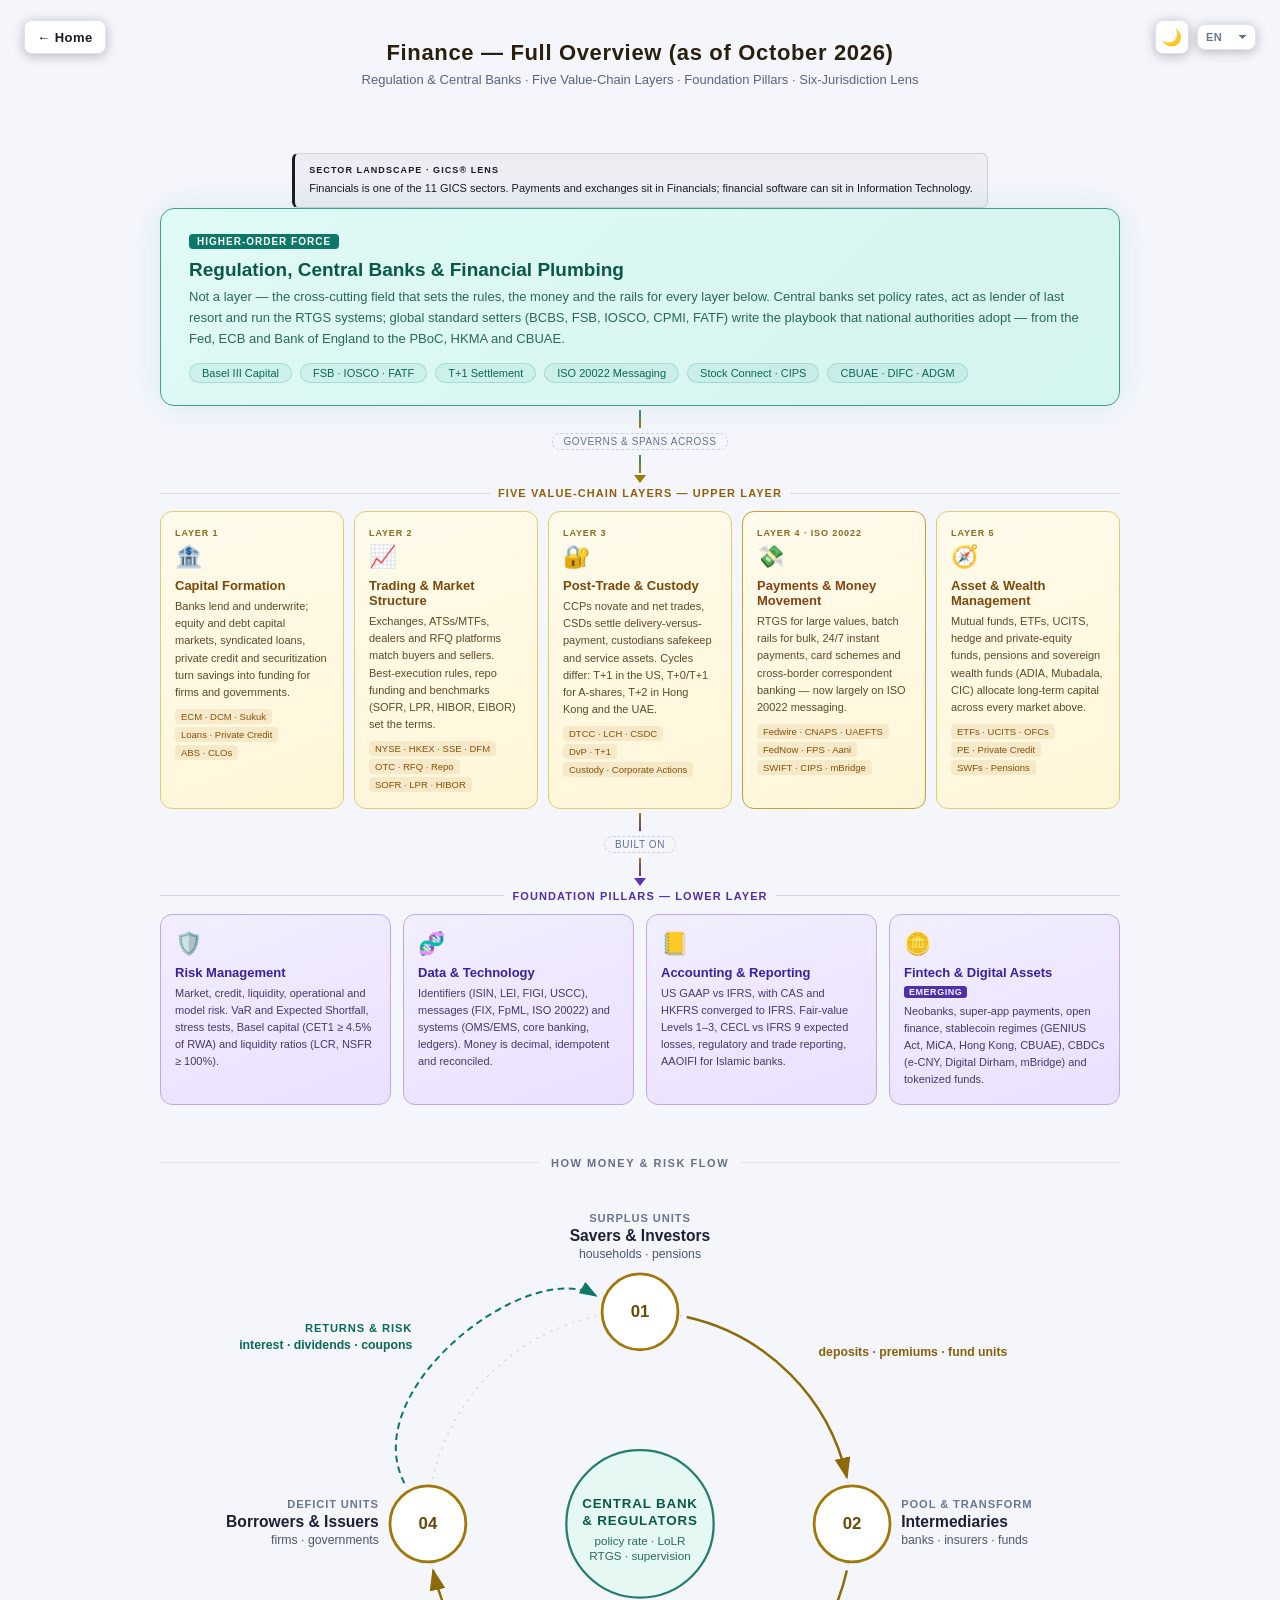
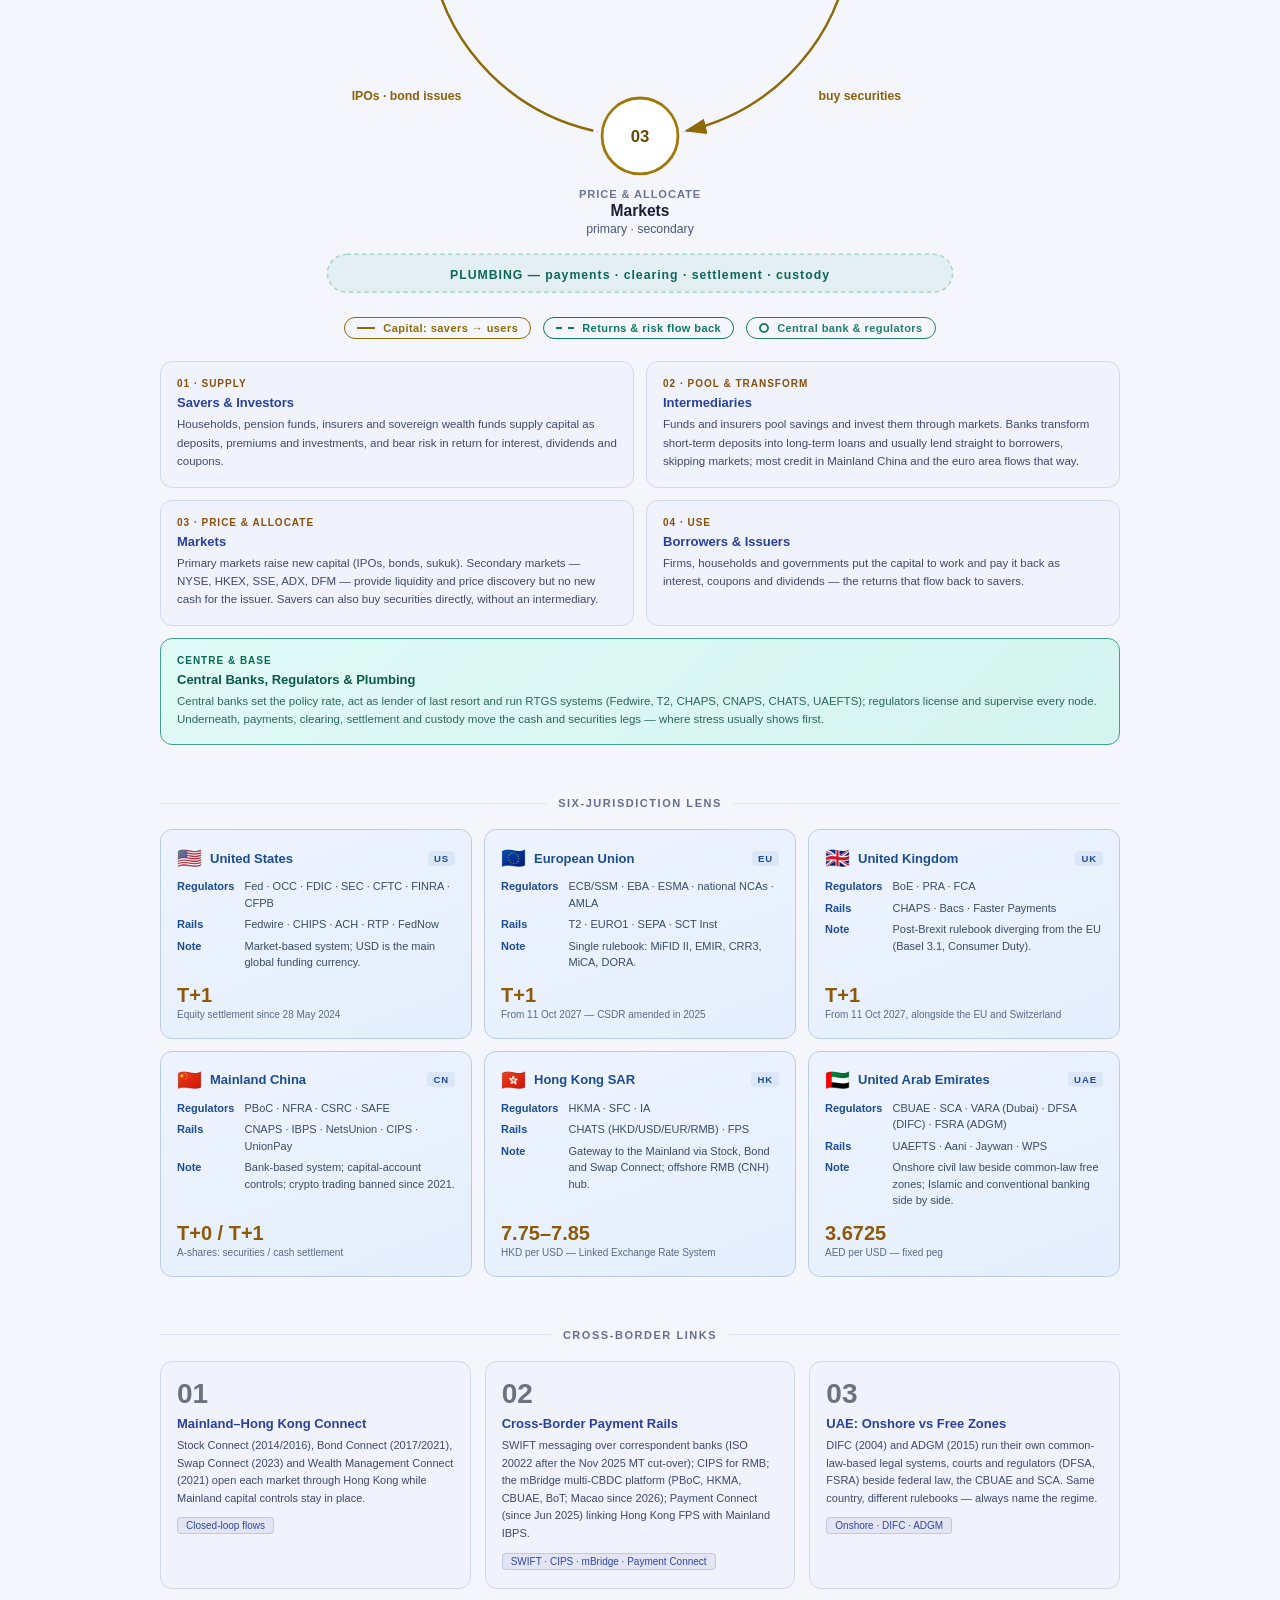
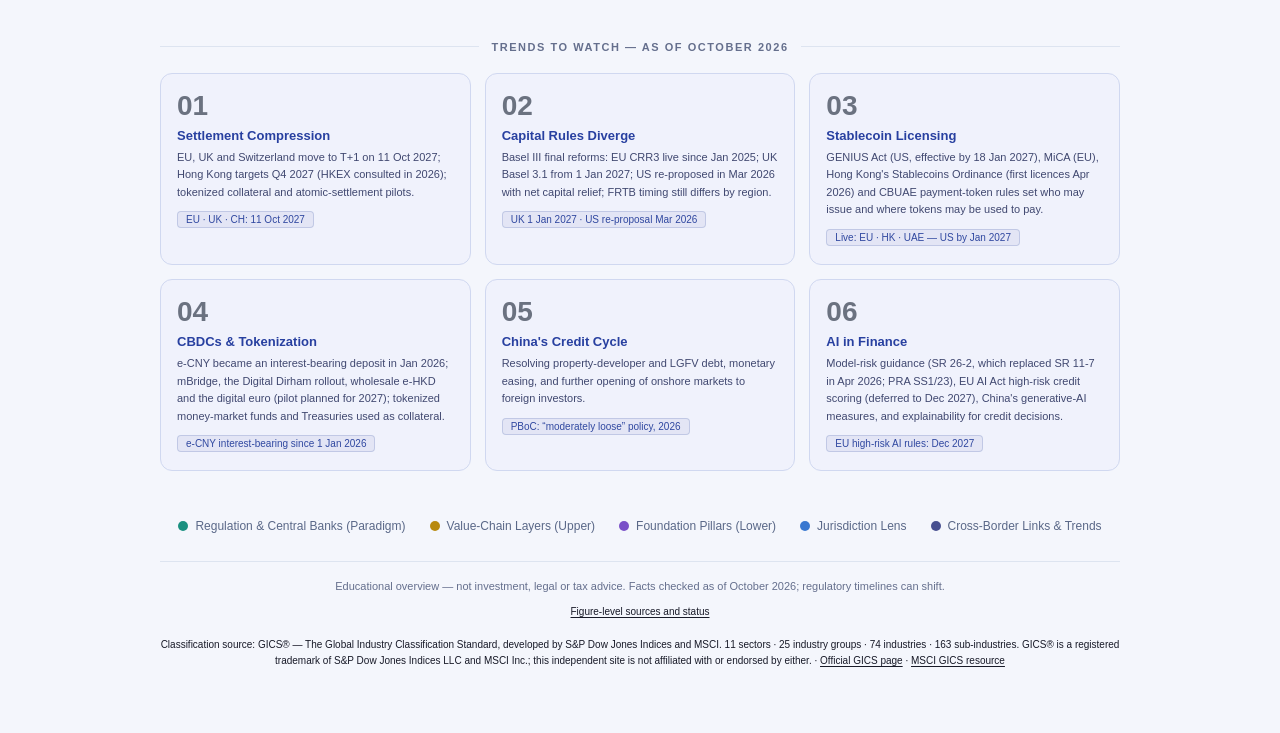
<file: finance-industry-chart.html>
<!DOCTYPE html>
<html lang="en" data-page="finance" data-kind="sector">
<head>
<meta charset="UTF-8">
<meta name="viewport" content="width=device-width, initial-scale=1.0">
<link rel="icon" type="image/png" href="assets/img/logo.png">
<title>Finance — Full Overview — October 2026</title>
<meta name="description" content="Layered map of the financial sector: regulation and central banks, five value-chain layers, foundation pillars, a flow-of-funds diagram, and a six-jurisdiction lens (US, EU, UK, Mainland China, Hong Kong, UAE).">
<script src="assets/js/boot.js"></script>
<link rel="stylesheet" href="assets/css/pages/finance-industry-chart.css">
<link rel="stylesheet" href="assets/css/gics.css">

</head>
<body>

<!-- Controls -->
<a class="home-link" href="index.html" title="Back to homepage" data-title-en="Back to homepage" data-title-ru="Вернуться на главную страницу" data-title-ar="العودة إلى الصفحة الرئيسية" data-title-zh="返回首页" data-en="← Home" data-ru="← Главная" data-ar="→ الرئيسية" data-zh="← 首页">← Home</a>
<div class="controls">
  <button type="button" class="theme-btn" id="theme-btn" title="Switch theme" aria-label="Switch theme" data-title-en="Switch theme" data-title-ru="Переключить тему" data-title-ar="تبديل المظهر" data-title-zh="切换主题" data-aria-en="Switch theme" data-aria-ru="Переключить тему" data-aria-ar="تبديل المظهر" data-aria-zh="切换主题">🌙</button>
  <div class="lang-toggle" role="group" aria-label="Language" data-aria-en="Language" data-aria-ru="Язык" data-aria-ar="اللغة" data-aria-zh="语言">
                    <select id="lang-select" aria-label="Language" data-aria-en="Language" data-aria-zh="语言" data-aria-ru="Язык" data-aria-ar="اللغة">
                      <option value="en" lang="en">EN</option>
                      <option value="zh" lang="zh-CN">中文</option>
                      <option value="ru" lang="ru">РУ</option>
                      <option value="ar" lang="ar">عربي</option>
                    </select>
                  </div>
</div>

<h1 data-en="Finance — Full Overview (as of October 2026)" data-ru="Финансы — полный обзор (по состоянию на октябрь 2026)" data-ar="التمويل — نظرة شاملة (حتى أكتوبر 2026)"
    data-zh="金融全览（截至2026年10月）">Finance — Full Overview (as of October 2026)</h1>
<p class="subtitle"
   data-en="Regulation &amp; Central Banks · Five Value-Chain Layers · Foundation Pillars · Six-Jurisdiction Lens" data-ru="Регулирование и центральные банки · Пять уровней цепочки создания стоимости · Основополагающие опоры · Взгляд шести юрисдикций" data-ar="التنظيم والبنوك المركزية · خمس طبقات لسلسلة القيمة · الدعائم الأساسية · عدسة ست ولايات قضائية"
   data-zh="监管与中央银行 · 五大价值链层级 · 基础支柱 · 六大法域视角">Regulation &amp; Central Banks · Five Value-Chain Layers · Foundation Pillars · Six-Jurisdiction Lens</p>
<aside class="gics-lens">
  <span class="gics-lens-label" data-en="Sector landscape · GICS® lens" data-zh="行业板块版图 · GICS® 视角" data-ru="Секторный ландшафт · Разрез GICS®" data-ar="مشهد قطاعي · منظور GICS®">Sector landscape · GICS® lens</span>
  <p class="gics-lens-text" data-en="Financials is one of the 11 GICS sectors. Payments and exchanges sit in Financials; financial software can sit in Information Technology." data-zh="金融是 GICS 十一个行业板块之一。支付与交易所归入金融；金融软件可归入信息技术。" data-ru="Финансы — один из 11 секторов GICS. Платежи и биржи относятся к финансам; финансовое ПО может относиться к информационным технологиям." data-ar="القطاع المالي أحد قطاعات GICS الأحد عشر. تندرج المدفوعات والبورصات ضمن القطاع المالي، وقد تندرج برمجيات التمويل ضمن تقنية المعلومات.">Financials is one of the 11 GICS sectors. Payments and exchanges sit in Financials; financial software can sit in Information Technology.</p>
</aside>

<div class="chart">

  <!-- ══ REGULATION & CENTRAL BANKS (paradigm) ══ -->
  <div class="regulatory">
    <div class="badge" data-en="Higher-Order Force" data-ru="Силы высшего порядка" data-ar="قوة النظام العالي" data-zh="高阶驱动力">Higher-Order Force</div>
    <h2 data-en="Regulation, Central Banks &amp; Financial Plumbing" data-ru="Регулирование, центральные банки &amp; Финансовый водопровод" data-ar="التنظيم والبنوك المركزية &amp; السباكة المالية"
        data-zh="监管、中央银行与金融基础设施">Regulation, Central Banks &amp; Financial Plumbing</h2>
    <p data-en="Not a layer — the cross-cutting field that sets the rules, the money and the rails for every layer below. Central banks set policy rates, act as lender of last resort and run the RTGS systems; global standard setters (BCBS, FSB, IOSCO, CPMI, FATF) write the playbook that national authorities adopt — from the Fed, ECB and Bank of England to the PBoC, HKMA and CBUAE." data-ru="Не слой, а сквозное поле, которое устанавливает правила, деньги и рельсы для каждого нижнего уровня. Центральные банки устанавливают процентные ставки, действуют как кредиторы последней инстанции и управляют RTGS системами; мировые разработчики стандартов (BCBS, FSB, IOSCO, CPMI, FATF) пишут сценарий, который принимают национальные власти — от ФРС, ECB и Банка Англии до НБК, HKMA и CBUAE." data-ar="ليست طبقة – المجال الشامل الذي يحدد القواعد والأموال والقضبان لكل طبقة أدناه. تحدد البنوك المركزية أسعار الفائدة، وتعمل كمقرض الملاذ الأخير وتدير الأنظمة RTGS؛ واضعو المعايير العالمية (BCBS، FSB، IOSCO، CPMI، FATF) يكتبون قواعد اللعبة التي تتبناها السلطات الوطنية - من بنك الاحتياطي الفيدرالي، ECB وبنك إنجلترا إلى بنك الشعب الصيني، HKMA و CBUAE."
       data-zh="并非某一层级，而是为下方每一层级设定规则、货币与通道的横向场域。中央银行制定政策利率、充当最后贷款人并运营实时全额结算（RTGS）系统；全球标准制定机构（BCBS、FSB、IOSCO、CPMI、FATF）制定规则框架，由各地监管机构落地实施——从美联储、欧洲央行、英格兰银行，到中国人民银行、香港金管局与阿联酋央行。">
      Not a layer — the cross-cutting field that sets the rules, the money and the rails for every layer below. Central banks set policy rates, act as lender of last resort and run the RTGS systems; global standard setters (BCBS, FSB, IOSCO, CPMI, FATF) write the playbook that national authorities adopt — from the Fed, ECB and Bank of England to the PBoC, HKMA and CBUAE.
    </p>
    <div class="tags">
      <span class="tag" data-en="Basel III Capital" data-ru="Basel III Капитал" data-ar="Basel III رأس المال"    data-zh="巴塞尔III资本">Basel III Capital</span>
      <span class="tag" data-en="FSB · IOSCO · FATF" data-ru="FSB · IOSCO · FATF" data-ar="FSB · IOSCO · FATF"   data-zh="FSB · IOSCO · FATF">FSB · IOSCO · FATF</span>
      <span class="tag" data-en="T+1 Settlement" data-ru="Расчеты T+1" data-ar="T+1 التسوية"       data-zh="T+1 结算">T+1 Settlement</span>
      <span class="tag" data-en="ISO 20022 Messaging" data-ru="ISO 20022 Сообщения" data-ar="ISO 20022 الرسائل"  data-zh="ISO 20022 报文">ISO 20022 Messaging</span>
      <span class="tag" data-en="Stock Connect · CIPS" data-ru="Stock Connect · CIPS" data-ar="اتصال الأسهم · CIPS" data-zh="互联互通 · CIPS">Stock Connect · CIPS</span>
      <span class="tag" data-en="CBUAE · DIFC · ADGM" data-ru="CBUAE · DIFC · ADGM" data-ar="CBUAE · DIFC · ADGM"  data-zh="阿联酋央行 · DIFC · ADGM">CBUAE · DIFC · ADGM</span>
    </div>
  </div>

  <!-- Connector 1 -->
  <div class="connector">
    <div class="line line-1"></div>
    <div class="connector-label" data-en="governs &amp; spans across" data-ru="управляет &amp; промежутками" data-ar="يحكم &amp; يمتد عبر" data-zh="统摄并贯穿所有层级">governs &amp; spans across</div>
    <div class="line line-1"></div>
    <div class="arrow arrow-gold"></div>
  </div>

  <!-- ══ FIVE VALUE-CHAIN LAYERS ══ -->
  <div class="section">
    <div class="section-header sectors-header"
         data-en="Five Value-Chain Layers — Upper Layer" data-ru="Пять уровней цепочки создания стоимости — верхний уровень" data-ar="خمس طبقات من سلسلة القيمة — الطبقة العليا"
         data-zh="五大价值链层级 — 上层">Five Value-Chain Layers — Upper Layer</div>
    <div class="cards-5">

      <div class="layer-card">
        <div class="num" data-en="Layer 1" data-ru="Слой 1" data-ar="الطبقة 1" data-zh="第一层">Layer 1</div>
        <div class="icon">🏦</div>
        <h3 data-en="Capital Formation" data-ru="Формирование капитала" data-ar="تكوين رأس المال" data-zh="资本形成">Capital Formation</h3>
        <p data-en="Banks lend and underwrite; equity and debt capital markets, syndicated loans, private credit and securitization turn savings into funding for firms and governments." data-ru="Банки кредитуют и гарантируют; Рынки акционерного и долгового капитала, синдицированные кредиты, частные кредиты и секьюритизация превращают сбережения в финансирование для фирм и правительств." data-ar="البنوك تقرض وتتعهد؛ تعمل أسواق رأس المال والديون، والقروض المشتركة، والائتمان الخاص، والتوريق على تحويل المدخرات إلى تمويل للشركات والحكومات."
           data-zh="银行放贷与承销；股权与债务资本市场、银团贷款、私募信贷与资产证券化，把储蓄转化为企业与政府的融资。">
          Banks lend and underwrite; equity and debt capital markets, syndicated loans, private credit and securitization turn savings into funding for firms and governments.
        </p>
        <div class="sub-tags">
          <span class="sub-tag" data-en="ECM · DCM · Sukuk" data-ru="ECM · DCM · Сукук" data-ar="ECM · DCM · الصكوك"      data-zh="股权 · 债权 · 伊斯兰债券">ECM · DCM · Sukuk</span>
          <span class="sub-tag" data-en="Loans · Private Credit" data-ru="Кредиты · Частный кредит" data-ar="القروض · الائتمان الخاص" data-zh="贷款 · 私募信贷">Loans · Private Credit</span>
          <span class="sub-tag" data-en="ABS · CLOs" data-ru="ABS · CLO" data-ar="ABS · CLOs"             data-zh="ABS · CLO">ABS · CLOs</span>
        </div>
      </div>

      <div class="layer-card">
        <div class="num" data-en="Layer 2" data-ru="Слой 2" data-ar="الطبقة 2" data-zh="第二层">Layer 2</div>
        <div class="icon">📈</div>
        <h3 data-en="Trading &amp; Market Structure" data-ru="Торговля &amp; Структура рынка" data-ar="التداول &amp; هيكل السوق" data-zh="交易与市场结构">Trading &amp; Market Structure</h3>
        <p data-en="Exchanges, ATSs/MTFs, dealers and RFQ platforms match buyers and sellers. Best-execution rules, repo funding and benchmarks (SOFR, LPR, HIBOR, EIBOR) set the terms." data-ru="Биржи, АТС/MTF, дилеры и RFQ платформы подбирают покупателей и продавцов. Правила наилучшего исполнения, финансирование репо и контрольные показатели (SOFR, LPR, HIBOR, EIBOR) определяют условия." data-ar="تعمل البورصات وATSs/MTFs والتجار وRFQ على التوفيق بين المشترين والبائعين. قواعد التنفيذ الأفضل، وتمويل اتفاقيات إعادة الشراء (الريبو) والمعايير (SOFR، LPR، HIBOR، EIBOR) تحدد الشروط."
           data-zh="交易所、另类交易系统/多边交易设施、交易商与询价平台撮合买卖双方；最佳执行规则、回购融资与基准利率（SOFR、LPR、HIBOR、EIBOR）决定交易条件。">
          Exchanges, ATSs/MTFs, dealers and RFQ platforms match buyers and sellers. Best-execution rules, repo funding and benchmarks (SOFR, LPR, HIBOR, EIBOR) set the terms.
        </p>
        <div class="sub-tags">
          <span class="sub-tag" data-en="NYSE · HKEX · SSE · DFM" data-ru="NYSE · HKEX · SSE · DFM" data-ar="NYSE · HKEX · SSE · DFM" data-zh="纽交所 · 港交所 · 上交所 · DFM">NYSE · HKEX · SSE · DFM</span>
          <span class="sub-tag" data-en="OTC · RFQ · Repo" data-ru="OTC · RFQ · Репо" data-ar="OTC · RFQ · الريبو"        data-zh="场外 · 询价 · 回购">OTC · RFQ · Repo</span>
          <span class="sub-tag" data-en="SOFR · LPR · HIBOR" data-ru="SOFR · LPR · HIBOR" data-ar="SOFR · LPR · HIBOR"      data-zh="SOFR · LPR · HIBOR">SOFR · LPR · HIBOR</span>
        </div>
      </div>

      <div class="layer-card">
        <div class="num" data-en="Layer 3" data-ru="Слой 3" data-ar="الطبقة 3" data-zh="第三层">Layer 3</div>
        <div class="icon">🔐</div>
        <h3 data-en="Post-Trade &amp; Custody" data-ru="Пост-торговое &amp; Хранение" data-ar="ما بعد التجارة &amp; الحفظ" data-zh="交易后与托管">Post-Trade &amp; Custody</h3>
        <p data-en="CCPs novate and net trades, CSDs settle delivery-versus-payment, custodians safekeep and service assets. Cycles differ: T+1 in the US, T+0/T+1 for A-shares, T+2 in Hong Kong and the UAE." data-ru="ЦКА осуществляют новацию и чистые сделки, центральные депозитарии осуществляют расчеты по схеме «поставка против платежа», кастодианы сохраняют и обслуживают активы. Циклы различаются: T+1 в US, T+0/T+1 для акций класса A, T+2 в Гонконге и ОАЭ." data-ar="تقوم CCPs بالتجديد والصفقات الصافية، وتقوم مراكز CSD بتسوية التسليم مقابل الدفع، وحفظ أمناء الحفظ وأصول الخدمة. تختلف الدورات: T+1 في US، T+0/T+1 لأسهم الفئة A، T+2 في هونغ كونغ والإمارات."
           data-zh="中央对手方（CCP）进行合约更替与净额轧差，中央证券存管机构（CSD）完成券款对付（DvP），托管行负责资产保管与服务。结算周期各异：美国T+1，A股T+0/T+1，香港与阿联酋T+2。">
          CCPs novate and net trades, CSDs settle delivery-versus-payment, custodians safekeep and service assets. Cycles differ: T+1 in the US, T+0/T+1 for A-shares, T+2 in Hong Kong and the UAE.
        </p>
        <div class="sub-tags">
          <span class="sub-tag" data-en="DTCC · LCH · CSDC" data-ru="DTCC · LCH · CSDC" data-ar="DTCC · LCH · CSDC"           data-zh="DTCC · LCH · 中国结算">DTCC · LCH · CSDC</span>
          <span class="sub-tag" data-en="DvP · T+1" data-ru="ДВП · T+1" data-ar="التسليم مقابل الدفع · T+1"                   data-zh="券款对付 · T+1">DvP · T+1</span>
          <span class="sub-tag" data-en="Custody · Corporate Actions" data-ru="Депозитарий · Корпоративные действия" data-ar="الحفظ · إجراءات الشركات" data-zh="托管 · 公司行动">Custody · Corporate Actions</span>
        </div>
      </div>

      <div class="layer-card hot">
        <div class="num" data-en="Layer 4 · ISO 20022" data-ru="Слой 4 · ISO 20022" data-ar="الطبقة الرابعة · ISO 20022" data-zh="第四层 · ISO 20022">Layer 4 · ISO 20022</div>
        <div class="icon">💸</div>
        <h3 data-en="Payments &amp; Money Movement" data-ru="Платежи &amp; Движение денег" data-ar="المدفوعات &amp; حركة الأموال" data-zh="支付与资金流动">Payments &amp; Money Movement</h3>
        <p data-en="RTGS for large values, batch rails for bulk, 24/7 instant payments, card schemes and cross-border correspondent banking — now largely on ISO 20022 messaging." data-ru="RTGS для крупных сумм, групповые перевозки для больших объемов, мгновенные платежи 24/7, карточные схемы и трансграничные корреспондентские банковские операции — теперь в основном используются сообщения ISO 20022." data-ar="RTGS بالنسبة للقيم الكبيرة، وقضبان الدُفعات المجمعة، والمدفوعات الفورية على مدار الساعة طوال أيام الأسبوع، وأنظمة البطاقات والخدمات المصرفية المراسلة عبر الحدود - الآن إلى حد كبير عبر رسائل ISO 20022."
           data-zh="大额走RTGS，批量走批处理通道，另有7×24即时支付、银行卡组织与跨境代理行网络——如今大多已迁移至 ISO 20022 报文标准。">
          RTGS for large values, batch rails for bulk, 24/7 instant payments, card schemes and cross-border correspondent banking — now largely on ISO 20022 messaging.
        </p>
        <div class="sub-tags">
          <span class="sub-tag" data-en="Fedwire · CNAPS · UAEFTS" data-ru="Федвайр · CNAPS · ОАЭFTS" data-ar="Fedwire · CNAPS · الإماراتFTS" data-zh="Fedwire · CNAPS · UAEFTS">Fedwire · CNAPS · UAEFTS</span>
          <span class="sub-tag" data-en="FedNow · FPS · Aani" data-ru="FedNow · FPS · Аани" data-ar="FedNow · FPS · آني"      data-zh="FedNow · 转数快 · Aani">FedNow · FPS · Aani</span>
          <span class="sub-tag" data-en="SWIFT · CIPS · mBridge" data-ru="SWIFT · CIPS · mBridge" data-ar="SWIFT · CIPS · مبريدج"   data-zh="SWIFT · CIPS · mBridge">SWIFT · CIPS · mBridge</span>
        </div>
      </div>

      <div class="layer-card">
        <div class="num" data-en="Layer 5" data-ru="Слой 5" data-ar="الطبقة 5" data-zh="第五层">Layer 5</div>
        <div class="icon">🧭</div>
        <h3 data-en="Asset &amp; Wealth Management" data-ru="Актив &amp; Управление капиталом" data-ar="الأصول &amp; إدارة الثروات" data-zh="资产与财富管理">Asset &amp; Wealth Management</h3>
        <p data-en="Mutual funds, ETFs, UCITS, hedge and private-equity funds, pensions and sovereign wealth funds (ADIA, Mubadala, CIC) allocate long-term capital across every market above." data-ru="Взаимные фонды, ETF, UCITS, хедж-фонды и фонды прямых инвестиций, пенсионные и суверенные фонды благосостояния (ADIA, Mubadala, CIC) распределяют долгосрочный капитал по каждому из вышеуказанных рынков." data-ar="تقوم صناديق الاستثمار المشتركة، وصناديق الاستثمار المتداولة، UCITS، وصناديق التحوط والأسهم الخاصة، ومعاشات التقاعد وصناديق الثروة السيادية (ADIA، مبادلة، CIC) بتخصيص رأس مال طويل الأجل عبر كل سوق أعلاه."
           data-zh="共同基金、ETF、UCITS、对冲与私募股权基金、养老金及主权财富基金（ADIA、穆巴达拉、中投）在上述各市场中配置长期资本。">
          Mutual funds, ETFs, UCITS, hedge and private-equity funds, pensions and sovereign wealth funds (ADIA, Mubadala, CIC) allocate long-term capital across every market above.
        </p>
        <div class="sub-tags">
          <span class="sub-tag" data-en="ETFs · UCITS · OFCs" data-ru="ETF · UCITS · OFC" data-ar="صناديق الاستثمار المتداولة · UCITS · الصناديق الخارجية" data-zh="ETF · UCITS · OFC">ETFs · UCITS · OFCs</span>
          <span class="sub-tag" data-en="PE · Private Credit" data-ru="PE · Частный кредит" data-ar="PE · الائتمان الخاص" data-zh="私募股权 · 私募信贷">PE · Private Credit</span>
          <span class="sub-tag" data-en="SWFs · Pensions" data-ru="ГИФы · Пенсии" data-ar="صناديق الثروة السيادية · معاشات التقاعد"     data-zh="主权基金 · 养老金">SWFs · Pensions</span>
        </div>
      </div>

    </div>
  </div>

  <!-- Connector 2 -->
  <div class="connector">
    <div class="line line-2"></div>
    <div class="connector-label" data-en="built on" data-ru="построен на" data-ar="بنيت على" data-zh="建立在以下支柱之上">built on</div>
    <div class="line line-2"></div>
    <div class="arrow arrow-pur"></div>
  </div>

  <!-- ══ FOUNDATION PILLARS ══ -->
  <div class="section">
    <div class="section-header pillars-header"
         data-en="Foundation Pillars — Lower Layer" data-ru="Столбы фундамента — нижний уровень" data-ar="ركائز الأساس – الطبقة السفلى"
         data-zh="基础支柱 — 下层">Foundation Pillars — Lower Layer</div>
    <div class="cards-4">

      <div class="pillar-card">
        <div class="icon">🛡️</div>
        <h3 data-en="Risk Management" data-ru="Управление рисками" data-ar="إدارة المخاطر" data-zh="风险管理">Risk Management</h3>
        <p data-en="Market, credit, liquidity, operational and model risk. VaR and Expected Shortfall, stress tests, Basel capital (CET1 ≥ 4.5% of RWA) and liquidity ratios (LCR, NSFR ≥ 100%)." data-ru="Рыночный, кредитный, ликвидный, операционный и модельный риск. VaR и ожидаемый дефицит, стресс-тесты, базельский капитал (CET1 ≥ 4,5% от RWA) и коэффициенты ликвидности (LCR, NSFR ≥ 100%)." data-ar="مخاطر السوق والائتمان والسيولة والمخاطر التشغيلية والنموذجية. القيمة المعرضة للمخاطر والعجز المتوقع، اختبارات التحمل، رأس مال بازل (CET1 ≥ 4.5% من RWA) ونسب السيولة (LCR، NSFR ≥ 100%)."
           data-zh="市场、信用、流动性、操作与模型风险。风险价值（VaR）与预期损失（ES）、压力测试、巴塞尔资本要求（CET1 ≥ 风险加权资产的4.5%）及流动性指标（LCR、NSFR ≥ 100%）。">
          Market, credit, liquidity, operational and model risk. VaR and Expected Shortfall, stress tests, Basel capital (CET1 ≥ 4.5% of RWA) and liquidity ratios (LCR, NSFR ≥ 100%).
        </p>
      </div>

      <div class="pillar-card">
        <div class="icon">🧬</div>
        <h3 data-en="Data &amp; Technology" data-ru="Данные &amp; Технология" data-ar="البيانات &amp; التكنولوجيا" data-zh="数据与技术">Data &amp; Technology</h3>
        <p data-en="Identifiers (ISIN, LEI, FIGI, USCC), messages (FIX, FpML, ISO 20022) and systems (OMS/EMS, core banking, ledgers). Money is decimal, idempotent and reconciled." data-ru="Идентификаторы (ISIN, LEI, FIGI, USCC), сообщения (FIX, FpML, ISO 20022) и системы (OMS/EMS, основные банковские операции, реестры). Деньги десятичны, идемпотентны и согласованы." data-ar="المعرفات (ISIN، LEI، FIGI، USCC)، الرسائل (FIX، FpML، ISO 20022) والأنظمة (OMS/EMS، الخدمات المصرفية الأساسية، دفاتر الأستاذ). المال عشري، عاجز ومصالح."
           data-zh="标识符（ISIN、LEI、FIGI、统一社会信用代码）、报文（FIX、FpML、ISO 20022）与系统（OMS/EMS、核心银行、账簿）。金额用十进制、操作幂等、账务可对账。">
          Identifiers (ISIN, LEI, FIGI, USCC), messages (FIX, FpML, ISO 20022) and systems (OMS/EMS, core banking, ledgers). Money is decimal, idempotent and reconciled.
        </p>
      </div>

      <div class="pillar-card">
        <div class="icon">📒</div>
        <h3 data-en="Accounting &amp; Reporting" data-ru="Бухгалтерский учет &amp; Отчетность" data-ar="المحاسبة &amp; التقارير" data-zh="会计与报告">Accounting &amp; Reporting</h3>
        <p data-en="US GAAP vs IFRS, with CAS and HKFRS converged to IFRS. Fair-value Levels 1–3, CECL vs IFRS 9 expected losses, regulatory and trade reporting, AAOIFI for Islamic banks." data-ru="US GAAP против IFRS, при этом CAS и HKFRS сходились к IFRS. Уровни справедливой стоимости 1–3, CECL против IFRS 9, ожидаемые убытки, нормативная и торговая отчетность, AAOIFI для исламских банков." data-ar="US GAAP مقابل IFRS، مع تقارب CAS و HKFRS مع IFRS. مستويات القيمة العادلة 1-3، CECL مقابل IFRS 9 الخسائر المتوقعة، التقارير التنظيمية والتجارية، AAOIFI للبنوك الإسلامية."
           data-zh="美国通用会计准则与国际财务报告准则（IFRS）；中国企业会计准则与香港财务报告准则均已与IFRS趋同。公允价值第一至第三层级、CECL 与 IFRS 9 预期信用损失、监管与交易报告，伊斯兰银行另遵循 AAOIFI 标准。">
          US GAAP vs IFRS, with CAS and HKFRS converged to IFRS. Fair-value Levels 1–3, CECL vs IFRS 9 expected losses, regulatory and trade reporting, AAOIFI for Islamic banks.
        </p>
      </div>

      <div class="pillar-card">
        <div class="icon">🪙</div>
        <h3>
          <span data-en="Fintech &amp; Digital Assets" data-ru="Финтех &amp; Цифровые активы" data-ar="التكنولوجيا المالية &amp; الأصول الرقمية" data-zh="金融科技与数字资产">Fintech &amp; Digital Assets</span>
          <span class="new-badge" data-en="Emerging" data-ru="Новые" data-ar="الناشئة" data-zh="新兴">Emerging</span>
        </h3>
        <p data-en="Neobanks, super-app payments, open finance, stablecoin regimes (GENIUS Act, MiCA, Hong Kong, CBUAE), CBDCs (e-CNY, Digital Dirham, mBridge) and tokenized funds." data-ru="Необанки, платежи через суперприложения, открытое финансирование, режимы стейблкоинов (GENIUS Act, MiCA, Гонконг, CBUAE), CBDC (e-CNY, Digital Dirham, mBridge) и токенизированные фонды." data-ar="البنوك الجديدة، ومدفوعات التطبيقات الفائقة، والتمويل المفتوح، وأنظمة العملات المستقرة (GENIUS Act، MiCA، وهونج كونج، CBUAE)، والعملات الرقمية للبنوك المركزية (e-CNY، والدرهم الرقمي، وmBridge) والصناديق الرمزية."
           data-zh="数字银行、超级应用支付、开放金融、稳定币监管框架（GENIUS法案、MiCA、香港、阿联酋央行）、央行数字货币（数字人民币、数字迪拉姆、mBridge）以及代币化基金。">
          Neobanks, super-app payments, open finance, stablecoin regimes (GENIUS Act, MiCA, Hong Kong, CBUAE), CBDCs (e-CNY, Digital Dirham, mBridge) and tokenized funds.
        </p>
      </div>

    </div>
  </div>

</div>


<!-- ══ FLOW OF FUNDS ══ -->
<div class="page-section">
  <div class="page-section-title"
       data-en="How Money &amp; Risk Flow" data-ru="Как денежный &amp; поток риска" data-ar="كيف المال &amp; تدفق المخاطر"
       data-zh="资金与风险如何流动">How Money &amp; Risk Flow</div>

  <div class="flow-wrap">
  <svg viewBox="0 0 860 640" role="img" aria-labelledby="flow-title">
    <title id="flow-title" data-en="Flow of funds around a ring: savers to intermediaries to markets to borrowers and issuers, with returns and risk flowing back to savers; central bank and regulators at the centre; payment, clearing, settlement and custody plumbing underneath." data-ru="Поток средств по кольцу: от вкладчиков к посредникам, к рынкам, к заемщикам и эмитентам, при этом доходы и риски возвращаются к вкладчикам; центральный банк и регулирующие органы в центре; оплата, клиринг, расчет и хранение сантехники внизу." data-ar="تدفق الأموال حول حلقة: المدخرون إلى الوسطاء، إلى الأسواق، إلى المقترضين والجهات المصدرة، مع تدفق العائدات والمخاطر مرة أخرى إلى المدخرين؛ البنك المركزي والجهات التنظيمية في المركز؛ الدفع والمقاصة والتسوية والحفظ والسباكة تحتها." data-zh="环形资金流动：储蓄者 → 中介 → 市场 → 借款人与发行人，回报与风险回流至储蓄者；中央银行与监管机构位于中心；底层是支付、清算、结算与托管管道。">Flow of funds around a ring: savers to intermediaries to markets to borrowers and issuers, with returns and risk flowing back to savers; central bank and regulators at the centre; payment, clearing, settlement and custody plumbing underneath.</title>
    <defs>
      <marker id="m-cap" markerWidth="9" markerHeight="6.5" refX="8" refY="3.25" orient="auto">
        <polygon class="tip-cap" points="0 0, 9 3.25, 0 6.5"/>
      </marker>
      <marker id="m-ret" markerWidth="9" markerHeight="6.5" refX="8" refY="3.25" orient="auto">
        <polygon class="tip-ret" points="0 0, 9 3.25, 0 6.5"/>
      </marker>
    </defs>

    <!-- orbit track -->
    <circle cx="430" cy="300" r="190" class="orbit-ring"/>

    <!-- ── CAPITAL: clockwise 01 → 02 → 03 → 04 ── -->
    <path d="M 471.8,114.7 A 190 190 0 0 1 615.3,258.2" class="arc-cap" marker-end="url(#m-cap)"/>
    <path d="M 615.3,341.8 A 190 190 0 0 1 471.8,485.3" class="arc-cap" marker-end="url(#m-cap)"/>
    <path d="M 388.2,485.3 A 190 190 0 0 1 244.7,341.8" class="arc-cap" marker-end="url(#m-cap)"/>
    <text x="590" y="150" class="lbl-cap" text-anchor="start"
          data-en="deposits · premiums · fund units" data-ru="депозиты · премии · паи фонда" data-ar="الودائع · الأقساط · وحدات الصندوق" data-zh="存款 · 保费 · 基金份额">deposits · premiums · fund units</text>
    <text x="590" y="458" class="lbl-cap" text-anchor="start"
          data-en="buy securities" data-ru="покупать ценные бумаги" data-ar="شراء الأوراق المالية" data-zh="购买证券">buy securities</text>
    <text x="270" y="458" class="lbl-cap" text-anchor="end"
          data-en="IPOs · bond issues" data-ru="IPO · выпуск облигаций" data-ar="الاكتتابات العامة الأولية · إصدارات السندات" data-zh="IPO · 债券发行">IPOs · bond issues</text>

    <!-- ── LOOP-BACK: returns & risk, 04 → 01, outside the ring ── -->
    <path d="M 219,263.6 C 175,180 330,60 390.5,95.6" class="arc-ret" marker-end="url(#m-ret)"/>
    <text x="226" y="128" class="lbl-ret-phase" text-anchor="end"
          data-en="RETURNS &amp; RISK" data-ru="ДОХОДНОСТЬ И РИСК" data-ar="العوائد والمخاطر" data-zh="回报与风险">RETURNS &amp; RISK</text>
    <text x="226" y="143" class="lbl-ret" text-anchor="end"
          data-en="interest · dividends · coupons" data-ru="проценты · дивиденды · купоны" data-ar="الفوائد · الأرباح · الكوبونات" data-zh="利息 · 股息 · 票息">interest · dividends · coupons</text>

    <!-- ── CENTRE: central bank & regulators ── -->
    <circle cx="430" cy="300" r="66" class="center-bg"/>
    <text x="430" y="286" class="center-title" text-anchor="middle"
          data-en="CENTRAL BANK" data-ru="ЦЕНТРАЛЬНЫЙ БАНК" data-ar="البنك المركزي" data-zh="中央银行">CENTRAL BANK</text>
    <text x="430" y="301" class="center-title" text-anchor="middle"
          data-en="&amp; REGULATORS" data-ru="И РЕГУЛЯТОРЫ" data-ar="والجهات التنظيمية" data-zh="与监管机构">&amp; REGULATORS</text>
    <text x="430" y="319" class="center-sub" text-anchor="middle"
          data-en="policy rate · LoLR" data-ru="учетная ставка · LoLR" data-ar="سعر السياسة · LoLR" data-zh="政策利率 · 最后贷款人">policy rate · LoLR</text>
    <text x="430" y="332" class="center-sub" text-anchor="middle"
          data-en="RTGS · supervision" data-ru="RTGS · надзор" data-ar="RTGS · الإشراف" data-zh="RTGS · 审慎监管">RTGS · supervision</text>

    <!-- ── NODE 01 — top: savers & investors ── -->
    <circle cx="430" cy="110" r="34" class="node-bg"/>
    <text x="430" y="115" class="lbl-num" text-anchor="middle">01</text>
    <text x="430" y="30" class="lbl-phase" text-anchor="middle"
          data-en="SURPLUS UNITS" data-ru="ЕДИНИЦЫ ПРОФИЦИТА" data-ar="وحدات الفائض" data-zh="资金盈余方">SURPLUS UNITS</text>
    <text x="430" y="47" class="lbl-step" text-anchor="middle"
          data-en="Savers &amp; Investors" data-ru="Вкладчики &amp; Инвесторы" data-ar="المدخرين &amp; المستثمرين" data-zh="储蓄者与投资者">Savers &amp; Investors</text>
    <text x="430" y="62" class="lbl-sub" text-anchor="middle"
          data-en="households · pensions" data-ru="домохозяйства · пенсии" data-ar="الأسر · المعاشات" data-zh="家庭 · 养老金">households · pensions</text>

    <!-- ── NODE 02 — right: intermediaries ── -->
    <circle cx="620" cy="300" r="34" class="node-bg"/>
    <text x="620" y="305" class="lbl-num" text-anchor="middle">02</text>
    <text x="664" y="286" class="lbl-phase" text-anchor="start"
          data-en="POOL &amp; TRANSFORM" data-ru="ПУЛ И ТРАНСФОРМАЦИЯ" data-ar="تجميع وتحويل" data-zh="汇集与转换">POOL &amp; TRANSFORM</text>
    <text x="664" y="303" class="lbl-step" text-anchor="start"
          data-en="Intermediaries" data-ru="Посредники" data-ar="وسطاء" data-zh="金融中介">Intermediaries</text>
    <text x="664" y="318" class="lbl-sub" text-anchor="start"
          data-en="banks · insurers · funds" data-ru="банки · страховщики · фонды" data-ar="البنوك · شركات التأمين · الأموال" data-zh="银行 · 保险 · 基金">banks · insurers · funds</text>

    <!-- ── NODE 03 — bottom: markets ── -->
    <circle cx="430" cy="490" r="34" class="node-bg"/>
    <text x="430" y="495" class="lbl-num" text-anchor="middle">03</text>
    <text x="430" y="546" class="lbl-phase" text-anchor="middle"
          data-en="PRICE &amp; ALLOCATE" data-ru="ЦЕНА И РАСПРЕДЕЛЕНИЕ" data-ar="السعر والتخصيص" data-zh="定价与配置">PRICE &amp; ALLOCATE</text>
    <text x="430" y="562" class="lbl-step" text-anchor="middle"
          data-en="Markets" data-ru="Рынки" data-ar="الأسواق" data-zh="金融市场">Markets</text>
    <text x="430" y="577" class="lbl-sub" text-anchor="middle"
          data-en="primary · secondary" data-ru="первичный · вторичный" data-ar="الابتدائي · الثانوي" data-zh="一级 · 二级市场">primary · secondary</text>

    <!-- ── NODE 04 — left: borrowers & issuers ── -->
    <circle cx="240" cy="300" r="34" class="node-bg"/>
    <text x="240" y="305" class="lbl-num" text-anchor="middle">04</text>
    <text x="196" y="286" class="lbl-phase" text-anchor="end"
          data-en="DEFICIT UNITS" data-ru="ЕДИНИЦЫ ДЕФИЦИТА" data-ar="وحدات العجز" data-zh="资金短缺方">DEFICIT UNITS</text>
    <text x="196" y="303" class="lbl-step" text-anchor="end"
          data-en="Borrowers &amp; Issuers" data-ru="Заемщики &amp; Эмитенты" data-ar="المقترضون &amp; المصدرون" data-zh="借款人与发行人">Borrowers &amp; Issuers</text>
    <text x="196" y="318" class="lbl-sub" text-anchor="end"
          data-en="firms · governments" data-ru="фирмы · правительства" data-ar="الشركات · الحكومات" data-zh="企业 · 政府">firms · governments</text>

    <!-- ── PLUMBING ── -->
    <rect x="150" y="596" width="560" height="34" rx="17" class="plumb-bg"/>
    <text x="430" y="618" class="plumb-text" text-anchor="middle"
          data-en="PLUMBING — payments · clearing · settlement · custody" data-ru="PLUMBING — платежи · клиринг · расчет · хранение" data-ar="PLUMBING — المدفوعات · المقاصة · التسوية · الحفظ"
          data-zh="基础设施 —— 支付 · 清算 · 结算 · 托管">PLUMBING — payments · clearing · settlement · custody</text>
  </svg>
  </div>
  <p class="swipe-hint" data-en="← swipe to see the full diagram →" data-ru="← листайте, чтобы увидеть полную схему →" data-ar="← اسحب لرؤية المخطط الكامل →" data-zh="← 左右滑动查看完整图示 →">← swipe to see the full diagram →</p>

  <div class="flow-chips">
    <span class="chip chip-cap"><span class="sw"></span><span data-en="Capital: savers → users" data-ru="Капитал: вкладчики → пользователи" data-ar="رأس المال: المدخرون → المستخدمون" data-zh="资本：储蓄方 → 使用方">Capital: savers → users</span></span>
    <span class="chip chip-ret"><span class="sw sw-ret"></span><span data-en="Returns &amp; risk flow back" data-ru="Возвращает &amp; возврат риска" data-ar="إرجاع &amp; تدفق المخاطر مرة أخرى" data-zh="回报与风险回流">Returns &amp; risk flow back</span></span>
    <span class="chip chip-cb"><span class="sw sw-cb"></span><span data-en="Central bank &amp; regulators" data-ru="Регуляторы центрального банка &amp;" data-ar="البنك المركزي &amp; الجهات الرقابية" data-zh="中央银行与监管机构">Central bank &amp; regulators</span></span>
  </div>

  <div class="flow-grid">
    <div class="flow-card">
      <div class="step" data-en="01 · Supply" data-ru="01 · Поставка" data-ar="01 · العرض" data-zh="01 · 供给">01 · Supply</div>
      <h3 data-en="Savers &amp; Investors" data-ru="Вкладчики &amp; Инвесторы" data-ar="المدخرين &amp; المستثمرين" data-zh="储蓄者与投资者">Savers &amp; Investors</h3>
      <p data-en="Households, pension funds, insurers and sovereign wealth funds supply capital as deposits, premiums and investments, and bear risk in return for interest, dividends and coupons." data-ru="Домохозяйства, пенсионные фонды, страховщики и суверенные фонды благосостояния предоставляют капитал в виде депозитов, премий и инвестиций и несут риск в обмен на проценты, дивиденды и купоны." data-ar="وتقوم الأسر وصناديق التقاعد وشركات التأمين وصناديق الثروة السيادية بتوفير رأس المال على شكل ودائع وأقساط واستثمارات، وتتحمل المخاطر مقابل الفوائد والأرباح والكوبونات."
         data-zh="家庭、养老基金、保险公司与主权财富基金以存款、保费和投资的形式提供资本，并以承担风险换取利息、股息与票息。">
        Households, pension funds, insurers and sovereign wealth funds supply capital as deposits, premiums and investments, and bear risk in return for interest, dividends and coupons.
      </p>
    </div>
    <div class="flow-card">
      <div class="step" data-en="02 · Pool &amp; transform" data-ru="02 · Преобразование пула &amp;" data-ar="02 · تجمع &amp; تحويل" data-zh="02 · 汇集与转换">02 · Pool &amp; transform</div>
      <h3 data-en="Intermediaries" data-ru="Посредники" data-ar="وسطاء" data-zh="金融中介">Intermediaries</h3>
      <p data-en="Funds and insurers pool savings and invest them through markets. Banks transform short-term deposits into long-term loans and usually lend straight to borrowers, skipping markets; most credit in Mainland China and the euro area flows that way." data-ru="Фонды и страховщики объединяют сбережения и инвестируют их через рынки. Банки трансформируют краткосрочные депозиты в долгосрочные кредиты и обычно кредитуют непосредственно заемщиков, минуя рынки; большая часть кредитов в материковом Китае и зоне евро течет именно таким образом." data-ar="تقوم الصناديق وشركات التأمين بتجميع المدخرات واستثمارها من خلال الأسواق. تقوم البنوك بتحويل الودائع قصيرة الأجل إلى قروض طويلة الأجل وعادة ما تقرض مباشرة للمقترضين، متخطية الأسواق؛ ويتدفق معظم الائتمان في البر الرئيسي للصين ومنطقة اليورو بهذه الطريقة."
         data-zh="基金与保险公司汇集储蓄并通过市场进行投资。银行把短期存款转化为长期贷款，通常直接贷给借款人而不经过市场；中国内地与欧元区的大部分信贷即以此方式发放。">
        Funds and insurers pool savings and invest them through markets. Banks transform short-term deposits into long-term loans and usually lend straight to borrowers, skipping markets; most credit in Mainland China and the euro area flows that way.
      </p>
    </div>
    <div class="flow-card">
      <div class="step" data-en="03 · Price &amp; allocate" data-ru="03 · Цена &amp; выделить" data-ar="03 · تخصيص السعر &amp;" data-zh="03 · 定价与配置">03 · Price &amp; allocate</div>
      <h3 data-en="Markets" data-ru="Рынки" data-ar="الأسواق" data-zh="金融市场">Markets</h3>
      <p data-en="Primary markets raise new capital (IPOs, bonds, sukuk). Secondary markets — NYSE, HKEX, SSE, ADX, DFM — provide liquidity and price discovery but no new cash for the issuer. Savers can also buy securities directly, without an intermediary." data-ru="Первичные рынки привлекают новый капитал (IPO, облигации, сукук). Вторичные рынки — NYSE, HKEX, SSE, ADX, DFM — обеспечивают ликвидность и определение цен, но не дают эмитенту новых денежных средств. Вкладчики также могут покупать ценные бумаги напрямую, без посредника." data-ar="تقوم الأسواق الأولية بجمع رؤوس أموال جديدة (الاكتتابات العامة الأولية والسندات والصكوك). الأسواق الثانوية - NYSE، HKEX، SSE، ADX، DFM - توفر السيولة واكتشاف الأسعار ولكن لا يوجد نقد جديد للمصدر. ويمكن للمدخرين أيضًا شراء الأوراق المالية مباشرة، دون وسيط."
         data-zh="一级市场募集新资本（IPO、债券、伊斯兰债券）。二级市场（纽交所、港交所、上交所、阿布扎比证券交易所、迪拜金融市场）提供流动性与价格发现，但不为发行人带来新增资金。储蓄者也可绕过中介直接购买证券。">
        Primary markets raise new capital (IPOs, bonds, sukuk). Secondary markets — NYSE, HKEX, SSE, ADX, DFM — provide liquidity and price discovery but no new cash for the issuer. Savers can also buy securities directly, without an intermediary.
      </p>
    </div>
    <div class="flow-card">
      <div class="step" data-en="04 · Use" data-ru="04 · Использование" data-ar="04 · الاستخدام" data-zh="04 · 使用">04 · Use</div>
      <h3 data-en="Borrowers &amp; Issuers" data-ru="Заемщики &amp; Эмитенты" data-ar="المقترضون &amp; المصدرون" data-zh="借款人与发行人">Borrowers &amp; Issuers</h3>
      <p data-en="Firms, households and governments put the capital to work and pay it back as interest, coupons and dividends — the returns that flow back to savers." data-ru="Фирмы, домохозяйства и правительства заставляют капитал работать и возвращают его в виде процентов, купонов и дивидендов — доходов, которые возвращаются вкладчикам." data-ar="تقوم الشركات والأسر والحكومات بتشغيل رأس المال وتسديده على شكل فوائد وكوبونات وأرباح - وهي العوائد التي تتدفق مرة أخرى إلى المدخرين."
         data-zh="企业、家庭与政府运用资本，并以利息、票息和股息的形式偿付——这些回报最终回流至储蓄者。">
        Firms, households and governments put the capital to work and pay it back as interest, coupons and dividends — the returns that flow back to savers.
      </p>
    </div>
    <div class="flow-card wide">
      <div class="step" data-en="Centre &amp; base" data-ru="Центр &amp; базы" data-ar="مركز &amp; القاعدة" data-zh="中心与底座">Centre &amp; base</div>
      <h3 data-en="Central Banks, Regulators &amp; Plumbing" data-ru="Центральные банки, регулирующие органы &amp; Сантехника" data-ar="البنوك المركزية، الجهات التنظيمية &amp; السباكة" data-zh="中央银行、监管机构与金融基础设施">Central Banks, Regulators &amp; Plumbing</h3>
      <p data-en="Central banks set the policy rate, act as lender of last resort and run RTGS systems (Fedwire, T2, CHAPS, CNAPS, CHATS, UAEFTS); regulators license and supervise every node. Underneath, payments, clearing, settlement and custody move the cash and securities legs — where stress usually shows first." data-ru="Центральные банки устанавливают учетную ставку, выступают в качестве кредитора последней инстанции и управляют системами RTGS (Fedwire, T2, CHAPS, CNAPS, CHATS, ОАЭFTS); регулирующие органы лицензируют и контролируют каждый узел. Внизу платежи, клиринг, расчеты и хранение перемещают наличные деньги и ценные бумаги, где стресс обычно проявляется в первую очередь." data-ar="تحدد البنوك المركزية سعر الفائدة، وتعمل كمقرض الملاذ الأخير وتدير أنظمة RTGS (Fedwire، T2، CHAPS، CNAPS، CHATS، الإماراتFTS)؛ يقوم المنظمون بترخيص كل عقدة والإشراف عليها. وفي الأسفل، تعمل المدفوعات والمقاصة والتسوية والحفظ على تحريك أرجل النقد والأوراق المالية - حيث يظهر الضغط عادة أولاً."
         data-zh="中央银行制定政策利率、充当最后贷款人并运营RTGS系统（Fedwire、T2、CHAPS、CNAPS、CHATS、UAEFTS）；监管机构对每个节点实施准入与监管。底层的支付、清算、结算与托管负责资金与证券的交收——压力往往最先在这里显现。">
        Central banks set the policy rate, act as lender of last resort and run RTGS systems (Fedwire, T2, CHAPS, CNAPS, CHATS, UAEFTS); regulators license and supervise every node. Underneath, payments, clearing, settlement and custody move the cash and securities legs — where stress usually shows first.
      </p>
    </div>
  </div>
</div>


<!-- ══ SIX-JURISDICTION LENS ══ -->
<div class="page-section">
  <div class="page-section-title"
       data-en="Six-Jurisdiction Lens" data-ru="Объектив шести юрисдикций" data-ar="عدسة ستة اختصاص"
       data-zh="六大法域视角">Six-Jurisdiction Lens</div>
  <div class="jur-grid">

    <div class="jur-card">
      <div class="jur-head">
        <span class="flag">🇺🇸</span>
        <h3 data-en="United States" data-ru="Соединенные Штаты" data-ar="الولايات المتحدة" data-zh="美国">United States</h3>
        <span class="code">US</span>
      </div>
      <dl>
        <dt data-en="Regulators" data-ru="Регуляторы" data-ar="المنظمون" data-zh="监管">Regulators</dt>
        <dd data-en="Fed · OCC · FDIC · SEC · CFTC · FINRA · CFPB" data-ru="ФРС · OCC · FDIC · SEC · CFTC · FINRA · CFPB" data-ar="الاحتياطي الفيدرالي · OCC · FDIC · SEC · CFTC · FINRA · CFPB" data-zh="美联储 · OCC · FDIC · SEC · CFTC · FINRA · CFPB">Fed · OCC · FDIC · SEC · CFTC · FINRA · CFPB</dd>
        <dt data-en="Rails" data-ru="Рельсы" data-ar="القضبان" data-zh="通道">Rails</dt>
        <dd data-en="Fedwire · CHIPS · ACH · RTP · FedNow" data-ru="Fedwire · CHIPS · ACH · RTP · FedNow" data-ar="Fedwire · CHIPS · ACH · RTP · FedNow" data-zh="Fedwire · CHIPS · ACH · RTP · FedNow">Fedwire · CHIPS · ACH · RTP · FedNow</dd>
        <dt data-en="Note" data-ru="Примечание" data-ar="ملاحظة" data-zh="要点">Note</dt>
        <dd data-en="Market-based system; USD is the main global funding currency." data-ru="Рыночная система; USD — основная глобальная валюта финансирования." data-ar="النظام القائم على السوق. USD هي عملة التمويل العالمية الرئيسية." data-zh="以市场为主导的体系；美元是全球主要融资货币。">Market-based system; USD is the main global funding currency.</dd>
      </dl>
      <div class="kpi">T+1</div>
      <div class="kpi-label" data-en="Equity settlement since 28 May 2024" data-ru="Долевое урегулирование с 28 мая 2024 г." data-ar="تسوية الأسهم منذ 28 مايو 2024" data-zh="自2024年5月28日起的股票结算周期">Equity settlement since 28 May 2024</div>
    </div>

    <div class="jur-card">
      <div class="jur-head">
        <span class="flag">🇪🇺</span>
        <h3 data-en="European Union" data-ru="Европейский Союз" data-ar="الاتحاد الأوروبي" data-zh="欧盟">European Union</h3>
        <span class="code">EU</span>
      </div>
      <dl>
        <dt data-en="Regulators" data-ru="Регуляторы" data-ar="المنظمون" data-zh="监管">Regulators</dt>
        <dd data-en="ECB/SSM · EBA · ESMA · national NCAs · AMLA" data-ru="ECB/SSM · EBA · ESMA · национальные НКА · AMLA" data-ar="ECB/SSM · EBA · ESMA · هيئات الاعتماد الوطنية الوطنية · AMLA" data-zh="欧洲央行/SSM · EBA · ESMA · 各国主管机构 · AMLA">ECB/SSM · EBA · ESMA · national NCAs · AMLA</dd>
        <dt data-en="Rails" data-ru="Рельсы" data-ar="القضبان" data-zh="通道">Rails</dt>
        <dd data-en="T2 · EURO1 · SEPA · SCT Inst" data-ru="T2 · EURO1 · SEPA · SCT Инст" data-ar="T2 · EURO1 · SEPA · SCT إنست" data-zh="T2 · EURO1 · SEPA · SCT Inst">T2 · EURO1 · SEPA · SCT Inst</dd>
        <dt data-en="Note" data-ru="Примечание" data-ar="ملاحظة" data-zh="要点">Note</dt>
        <dd data-en="Single rulebook: MiFID II, EMIR, CRR3, MiCA, DORA." data-ru="Единая книга правил: MiFID II, EMIR, CRR3, MiCA, DORA." data-ar="كتاب القواعد الفردي: MiFID II، EMIR، CRR3، MiCA، DORA." data-zh="统一规则手册：MiFID II、EMIR、CRR3、MiCA、DORA。">Single rulebook: MiFID II, EMIR, CRR3, MiCA, DORA.</dd>
      </dl>
      <div class="kpi">T+1</div>
      <div class="kpi-label" data-en="From 11 Oct 2027 — CSDR amended in 2025" data-ru="С 11 октября 2027 г. — CSDR изменено в 2025 г." data-ar="من 11 أكتوبر 2027 — CSDR تم تعديله في عام 2025" data-zh="2027年10月11日起实施——CSDR已于2025年修订">From 11 Oct 2027 — CSDR amended in 2025</div>
    </div>

    <div class="jur-card">
      <div class="jur-head">
        <span class="flag">🇬🇧</span>
        <h3 data-en="United Kingdom" data-ru="Великобритания" data-ar="المملكة المتحدة" data-zh="英国">United Kingdom</h3>
        <span class="code">UK</span>
      </div>
      <dl>
        <dt data-en="Regulators" data-ru="Регуляторы" data-ar="المنظمون" data-zh="监管">Regulators</dt>
        <dd data-en="BoE · PRA · FCA" data-ru="Банк Англии · PRA · FCA" data-ar="بنك إنجلترا · PRA · FCA" data-zh="英格兰银行 · PRA · FCA">BoE · PRA · FCA</dd>
        <dt data-en="Rails" data-ru="Рельсы" data-ar="القضبان" data-zh="通道">Rails</dt>
        <dd data-en="CHAPS · Bacs · Faster Payments" data-ru="CHAPS · Баксы · Быстрые платежи" data-ar="CHAPS · البكالوريا · دفعات أسرع" data-zh="CHAPS · Bacs · Faster Payments">CHAPS · Bacs · Faster Payments</dd>
        <dt data-en="Note" data-ru="Примечание" data-ar="ملاحظة" data-zh="要点">Note</dt>
        <dd data-en="Post-Brexit rulebook diverging from the EU (Basel 3.1, Consumer Duty)." data-ru="Свод правил после Брексита отличается от EU (Базель 3.1, Потребительские пошлины)." data-ar="كتاب قواعد ما بعد خروج بريطانيا من الاتحاد الأوروبي يختلف عن EU (بازل 3.1، واجب المستهلك)." data-zh="脱欧后规则逐步与欧盟分化（巴塞尔3.1、消费者责任规则）。">Post-Brexit rulebook diverging from the EU (Basel 3.1, Consumer Duty).</dd>
      </dl>
      <div class="kpi">T+1</div>
      <div class="kpi-label" data-en="From 11 Oct 2027, alongside the EU and Switzerland" data-ru="С 11 октября 2027 г., наряду с EU и Швейцарией." data-ar="من 11 أكتوبر 2027، إلى جانب EU وسويسرا" data-zh="2027年10月11日起实施，与欧盟、瑞士同步">From 11 Oct 2027, alongside the EU and Switzerland</div>
    </div>

    <div class="jur-card">
      <div class="jur-head">
        <span class="flag">🇨🇳</span>
        <h3 data-en="Mainland China" data-ru="Материковый Китай" data-ar="البر الرئيسى للصين" data-zh="中国内地">Mainland China</h3>
        <span class="code">CN</span>
      </div>
      <dl>
        <dt data-en="Regulators" data-ru="Регуляторы" data-ar="المنظمون" data-zh="监管">Regulators</dt>
        <dd data-en="PBoC · NFRA · CSRC · SAFE" data-ru="НБК · NFRA · CSRC · SAFE" data-ar="بنك الشعب الصيني · NFRA · CSRC · SAFE" data-zh="中国人民银行 · 金融监管总局 · 证监会 · 外汇局">PBoC · NFRA · CSRC · SAFE</dd>
        <dt data-en="Rails" data-ru="Рельсы" data-ar="القضبان" data-zh="通道">Rails</dt>
        <dd data-en="CNAPS · IBPS · NetsUnion · CIPS · UnionPay" data-ru="CNAPS · IBPS · NetsUnion · CIPS · UnionPay" data-ar="CNAPS · IBPS · NetsUnion · CIPS · UnionPay" data-zh="CNAPS · IBPS · 网联 · CIPS · 银联">CNAPS · IBPS · NetsUnion · CIPS · UnionPay</dd>
        <dt data-en="Note" data-ru="Примечание" data-ar="ملاحظة" data-zh="要点">Note</dt>
        <dd data-en="Bank-based system; capital-account controls; crypto trading banned since 2021." data-ru="Банковская система; контроль за счетом движения капитала; торговля криптовалютой запрещена с 2021 года." data-ar="النظام القائم على البنك. ضوابط حساب رأس المال؛ تداول العملات المشفرة محظور منذ عام 2021" data-zh="以银行为主导；资本项目管制；2021年起禁止加密货币交易。">Bank-based system; capital-account controls; crypto trading banned since 2021.</dd>
      </dl>
      <div class="kpi">T+0 / T+1</div>
      <div class="kpi-label" data-en="A-shares: securities / cash settlement" data-ru="Акции класса A: ценные бумаги / расчет наличными" data-ar="أسهم الفئة A: الأوراق المالية / التسوية النقدية" data-zh="A股：证券 / 资金交收">A-shares: securities / cash settlement</div>
    </div>

    <div class="jur-card">
      <div class="jur-head">
        <span class="flag">🇭🇰</span>
        <h3 data-en="Hong Kong SAR" data-ru="Гонконг SAR" data-ar="هونج كونج SAR" data-zh="中国香港特区">Hong Kong SAR</h3>
        <span class="code">HK</span>
      </div>
      <dl>
        <dt data-en="Regulators" data-ru="Регуляторы" data-ar="المنظمون" data-zh="监管">Regulators</dt>
        <dd data-en="HKMA · SFC · IA" data-ru="HKMA · SFC · IA" data-ar="HKMA · SFC · IA" data-zh="香港金管局 · 证监会 · 保监局">HKMA · SFC · IA</dd>
        <dt data-en="Rails" data-ru="Рельсы" data-ar="القضبان" data-zh="通道">Rails</dt>
        <dd data-en="CHATS (HKD/USD/EUR/RMB) · FPS" data-ru="CHATS (HKD/USD/EUR/RMB) · FPS" data-ar="CHATS (HKD/USD/EUR/RMB) · FPS" data-zh="CHATS（港元/美元/欧元/人民币）· 转数快">CHATS (HKD/USD/EUR/RMB) · FPS</dd>
        <dt data-en="Note" data-ru="Примечание" data-ar="ملاحظة" data-zh="要点">Note</dt>
        <dd data-en="Gateway to the Mainland via Stock, Bond and Swap Connect; offshore RMB (CNH) hub." data-ru="Ворота на материк через Stock, Bond и Swap Connect; оффшорный RMB (CNH) хаб." data-ar="بوابة إلى البر الرئيسي عبر Stock، Bond وSwap Connect؛ المحور البحري RMB (CNH) ." data-zh="通过沪深港通、债券通与互换通连接内地；离岸人民币（CNH）中心。">Gateway to the Mainland via Stock, Bond and Swap Connect; offshore RMB (CNH) hub.</dd>
      </dl>
      <div class="kpi">7.75–7.85</div>
      <div class="kpi-label" data-en="HKD per USD — Linked Exchange Rate System" data-ru="HKD за USD — связанная система валютных курсов" data-ar="HKD لكل USD — نظام سعر الصرف المرتبط" data-zh="港元兑美元——联系汇率制度">HKD per USD — Linked Exchange Rate System</div>
    </div>

    <div class="jur-card">
      <div class="jur-head">
        <span class="flag">🇦🇪</span>
        <h3 data-en="United Arab Emirates" data-ru="Объединенные Арабские Эмираты" data-ar="الإمارات العربية المتحدة" data-zh="阿联酋">United Arab Emirates</h3>
        <span class="code">UAE</span>
      </div>
      <dl>
        <dt data-en="Regulators" data-ru="Регуляторы" data-ar="المنظمون" data-zh="监管">Regulators</dt>
        <dd data-en="CBUAE · SCA · VARA (Dubai) · DFSA (DIFC) · FSRA (ADGM)" data-ru="CBUAE · SCA · VARA (Дубай) · DFSA (DIFC) · FSRA (ADGM)" data-ar="CBUAE · SCA · VARA (دبي) · DFSA (DIFC) · FSRA (ADGM)" data-zh="阿联酋央行 · SCA · VARA（迪拜）· DFSA（DIFC）· FSRA（ADGM）">CBUAE · SCA · VARA (Dubai) · DFSA (DIFC) · FSRA (ADGM)</dd>
        <dt data-en="Rails" data-ru="Рельсы" data-ar="القضبان" data-zh="通道">Rails</dt>
        <dd data-en="UAEFTS · Aani · Jaywan · WPS" data-ru="ОАЭFTS · Аани · Джайван · WPS" data-ar="الإماراتFTS · آني · جيوان · WPS" data-zh="UAEFTS · Aani · Jaywan · WPS">UAEFTS · Aani · Jaywan · WPS</dd>
        <dt data-en="Note" data-ru="Примечание" data-ar="ملاحظة" data-zh="要点">Note</dt>
        <dd data-en="Onshore civil law beside common-law free zones; Islamic and conventional banking side by side." data-ru="Береговое гражданское право, за исключением свободных зон общего права; Исламский и традиционный банкинг бок о бок." data-ar="القانون المدني البري إلى جانب المناطق الحرة للقانون العام؛ المصرفية الإسلامية والتقليدية جنبا إلى جنب." data-zh="在岸大陆法体系与普通法自贸区并存；伊斯兰银行与传统银行并行。">Onshore civil law beside common-law free zones; Islamic and conventional banking side by side.</dd>
      </dl>
      <div class="kpi">3.6725</div>
      <div class="kpi-label" data-en="AED per USD — fixed peg" data-ru="AED за USD — фиксированная привязка" data-ar="AED لكل USD — ربط ثابت" data-zh="迪拉姆兑美元——固定汇率">AED per USD — fixed peg</div>
    </div>

  </div>
</div>


<!-- ══ CROSS-BORDER LINKS ══ -->
<div class="page-section">
  <div class="page-section-title"
       data-en="Cross-Border Links" data-ru="Трансграничные связи" data-ar="الروابط عبر الحدود"
       data-zh="跨境连接">Cross-Border Links</div>
  <div class="cards-3">

    <div class="force-card">
      <div class="force-num">01</div>
      <h3 data-en="Mainland–Hong Kong Connect" data-ru="Соединение материкового Китая и Гонконга" data-ar="اتصال بين البر الرئيسي وهونج كونج" data-zh="内地与香港互联互通">Mainland–Hong Kong Connect</h3>
      <p data-en="Stock Connect (2014/2016), Bond Connect (2017/2021), Swap Connect (2023) and Wealth Management Connect (2021) open each market through Hong Kong while Mainland capital controls stay in place." data-ru="Stock Connect (2014/2016), Bond Connect (2017/2021), Swap Connect (2023) и Wealth Management Connect (2021) открывают каждый рынок через Гонконг, в то время как контроль над капиталом на материке остается в силе." data-ar="Stock Connect (2014/2016)، Bond Connect (2017/2021)، Swap Connect (2023) وWealth Management Connect (2021) تفتح كل سوق عبر هونغ كونغ بينما تظل ضوابط رأس المال في البر الرئيسي قائمة."
         data-zh="沪深港通（2014/2016）、债券通（2017/2021）、互换通（2023）与跨境理财通（2021）经由香港打通两地市场，同时保留内地资本管制。">
        Stock Connect (2014/2016), Bond Connect (2017/2021), Swap Connect (2023) and Wealth Management Connect (2021) open each market through Hong Kong while Mainland capital controls stay in place.
      </p>
      <div class="stat" data-en="Closed-loop flows" data-ru="Замкнутые потоки" data-ar="تدفقات حلقة مغلقة" data-zh="资金闭环流动">Closed-loop flows</div>
    </div>

    <div class="force-card">
      <div class="force-num">02</div>
      <h3 data-en="Cross-Border Payment Rails" data-ru="Трансграничные платежные пути" data-ar="قضبان الدفع عبر الحدود" data-zh="跨境支付通道">Cross-Border Payment Rails</h3>
      <p data-en="SWIFT messaging over correspondent banks (ISO 20022 after the Nov 2025 MT cut-over); CIPS for RMB; the mBridge multi-CBDC platform (PBoC, HKMA, CBUAE, BoT; Macao since 2026); Payment Connect (since Jun 2025) linking Hong Kong FPS with Mainland IBPS." data-ru="SWIFT обмен сообщениями через банки-корреспонденты (ISO 20022 г. после отключения в ноябре 2025 г. MT); CIPS вместо RMB; мульти-CBDC платформа mBridge (PBoC, HKMA, CBUAE, BoT; Макао с 2026 г.); Payment Connect (с июня 2025 г.), связывающий Гонконг FPS с материком IBPS." data-ar="SWIFT المراسلة عبر البنوك المراسلة (ISO 20022 بعد نوفمبر 2025 MT)؛ CIPS لـ RMB؛ منصة mBridge المتعددة CBDC (PBoC، HKMA، CBUAE، BoT؛ ماكاو منذ عام 2026)؛ ربط الدفع (منذ يونيو 2025) يربط هونج كونج FPS بالبر الرئيسي IBPS."
         data-zh="基于代理行网络的SWIFT报文（2025年11月MT报文退役后转用ISO 20022）；人民币跨境支付系统CIPS；多边央行数字货币桥mBridge（人民银行、香港金管局、阿联酋央行、泰国央行；澳门金管局2026年加入）；连接香港转数快与内地网上支付跨行清算系统的“跨境支付通”（2025年6月上线）。">
        SWIFT messaging over correspondent banks (ISO 20022 after the Nov 2025 MT cut-over); CIPS for RMB; the mBridge multi-CBDC platform (PBoC, HKMA, CBUAE, BoT; Macao since 2026); Payment Connect (since Jun 2025) linking Hong Kong FPS with Mainland IBPS.
      </p>
      <div class="stat" data-en="SWIFT · CIPS · mBridge · Payment Connect" data-ru="SWIFT · CIPS · mBridge · Платежное соединение" data-ar="SWIFT · CIPS · mBridge · اتصال الدفع" data-zh="SWIFT · CIPS · mBridge · 跨境支付通">SWIFT · CIPS · mBridge · Payment Connect</div>
    </div>

    <div class="force-card">
      <div class="force-num">03</div>
      <h3 data-en="UAE: Onshore vs Free Zones" data-ru="ОАЭ: Береговые и свободные зоны" data-ar="الإمارات: المناطق البرية مقابل المناطق الحرة" data-zh="阿联酋：在岸与自贸区">UAE: Onshore vs Free Zones</h3>
      <p data-en="DIFC (2004) and ADGM (2015) run their own common-law-based legal systems, courts and regulators (DFSA, FSRA) beside federal law, the CBUAE and SCA. Same country, different rulebooks — always name the regime." data-ru="DIFC (2004 г.) и ADGM (2015 г.) управляют собственными правовыми системами, основанными на общем праве, судами и регулирующими органами (DFSA, FSRA) помимо федерального закона, CBUAE и SCA. Одна и та же страна, разные своды правил — всегда называйте режим." data-ar="DIFC (2004) وADGM (2015) يديرون أنظمتهم القانونية والمحاكم والهيئات التنظيمية القائمة على القانون العام (DFSA، FSRA) إلى جانب القانون الفيدرالي، CBUAE و SCA. نفس البلد، وقواعد مختلفة - قم دائمًا بتسمية النظام."
         data-zh="迪拜国际金融中心（DIFC，2004）与阿布扎比全球市场（ADGM，2015）拥有各自以普通法为基础的法律体系、法院与监管机构（DFSA、FSRA），与联邦法律、阿联酋央行及SCA并行。同一国家、不同规则——务必注明适用体制。">
        DIFC (2004) and ADGM (2015) run their own common-law-based legal systems, courts and regulators (DFSA, FSRA) beside federal law, the CBUAE and SCA. Same country, different rulebooks — always name the regime.
      </p>
      <div class="stat" data-en="Onshore · DIFC · ADGM" data-ru="Береговой · DIFC · ADGM" data-ar="على البر · DIFC · ADGM" data-zh="在岸 · DIFC · ADGM">Onshore · DIFC · ADGM</div>
    </div>

  </div>
</div>


<!-- ══ TRENDS & OPEN QUESTIONS ══ -->
<div class="page-section">
  <div class="page-section-title"
       data-en="Trends to Watch — as of October 2026" data-ru="Тенденции, за которыми стоит следить — по состоянию на октябрь 2026 г." data-ar="الاتجاهات التي يجب مراقبتها – اعتبارًا من أكتوبر 2026"
       data-zh="值得关注的趋势 — 截至2026年10月">Trends to Watch — as of October 2026</div>
  <div class="cards-3">

    <div class="force-card">
      <div class="force-num">01</div>
      <h3 data-en="Settlement Compression" data-ru="Сжатие расчетов" data-ar="ضغط التسوية" data-zh="结算周期压缩">Settlement Compression</h3>
      <p data-en="EU, UK and Switzerland move to T+1 on 11 Oct 2027; Hong Kong targets Q4 2027 (HKEX consulted in 2026); tokenized collateral and atomic-settlement pilots." data-ru="EU, UK и Швейцария переедут в T+1 11 октября 2027 г.; Гонконг нацелен на Q4 2027 год (HKEX консультировался в 2026 году); токенизированное залоговое обеспечение и пилотные проекты атомных расчетов." data-ar="EU، UK وسويسرا ينتقلان إلى T+1 في 11 أكتوبر 2027؛ أهداف هونج كونج Q4 2027 (HKEX تمت استشارتها في 2026)؛ طيارو الضمانات والتسويات الذرية الرمزية."
         data-zh="欧盟、英国与瑞士将于2027年10月11日转为T+1；香港目标为2027年第四季度（港交所已于2026年就此咨询）；代币化抵押品与原子结算试点。">
        EU, UK and Switzerland move to T+1 on 11 Oct 2027; Hong Kong targets Q4 2027 (HKEX consulted in 2026); tokenized collateral and atomic-settlement pilots.
      </p>
      <div class="stat" data-en="EU · UK · CH: 11 Oct 2027" data-ru="EU · UK · CH: 11 октября 2027 г." data-ar="EU · UK · CH: 11 أكتوبر 2027" data-zh="欧盟 · 英国 · 瑞士：2027年10月11日">EU · UK · CH: 11 Oct 2027</div>
    </div>

    <div class="force-card">
      <div class="force-num">02</div>
      <h3 data-en="Capital Rules Diverge" data-ru="Правила капитала расходятся" data-ar="قواعد رأس المال تتباعد" data-zh="资本规则分化">Capital Rules Diverge</h3>
      <p data-en="Basel III final reforms: EU CRR3 live since Jan 2025; UK Basel 3.1 from 1 Jan 2027; US re-proposed in Mar 2026 with net capital relief; FRTB timing still differs by region." data-ru="Basel III окончательные реформы: EU CRR3 действуют с января 2025 года; UK Базель 3.1 от 1 января 2027 г.; US повторно предложено в марте 2026 года с чистым облегчением капитала; FRTB время по-прежнему зависит от региона." data-ar="Basel III الإصلاحات النهائية: EU CRR3 سارية منذ يناير 2025؛ UK بازل 3.1 اعتبارًا من 1 يناير 2027؛ US أعيد اقتراحه في مارس 2026 مع تخفيف رأس المال الصافي؛ FRTB لا يزال التوقيت يختلف حسب المنطقة."
         data-zh="巴塞尔III最终改革：欧盟CRR3自2025年1月起实施；英国巴塞尔3.1自2027年1月1日起实施；美国于2026年3月重新提案，整体降低资本要求；各地FRTB实施时间仍不一致。">
        Basel III final reforms: EU CRR3 live since Jan 2025; UK Basel 3.1 from 1 Jan 2027; US re-proposed in Mar 2026 with net capital relief; FRTB timing still differs by region.
      </p>
      <div class="stat" data-en="UK 1 Jan 2027 · US re-proposal Mar 2026" data-ru="UK 1 января 2027 г. · US повторное предложение, март 2026 г." data-ar="UK 1 يناير 2027 · US إعادة الاقتراح مارس 2026" data-zh="英国2027年1月1日 · 美国2026年3月重新提案">UK 1 Jan 2027 · US re-proposal Mar 2026</div>
    </div>

    <div class="force-card">
      <div class="force-num">03</div>
      <h3 data-en="Stablecoin Licensing" data-ru="Лицензирование стейблкоина" data-ar="ترخيص العملة المستقرة" data-zh="稳定币牌照">Stablecoin Licensing</h3>
      <p data-en="GENIUS Act (US, effective by 18 Jan 2027), MiCA (EU), Hong Kong's Stablecoins Ordinance (first licences Apr 2026) and CBUAE payment-token rules set who may issue and where tokens may be used to pay." data-ru="GENIUS Act (US, вступает в силу 18 января 2027 г.), MiCA (EU), Постановление о стейблкоинах Гонконга (первые лицензии — апрель 2026 г.) и CBUAE правила платежных токенов устанавливают, кто может выпускать и где токены могут использоваться для оплаты." data-ar="GENIUS Act (US، ساري المفعول بحلول 18 يناير 2027)، MiCA (EU)، قانون العملات المستقرة في هونغ كونغ (التراخيص الأولى في أبريل 2026) وCBUAE تحدد قواعد رموز الدفع من يمكنه إصدار الرموز المميزة وأين يمكن استخدام الرموز المميزة للدفع."
         data-zh="美国GENIUS法案（最迟于2027年1月18日生效）、欧盟MiCA、香港《稳定币条例》（2026年4月发出首批牌照）与阿联酋央行支付代币规则，界定谁可发行、在何处可用于支付。">
        GENIUS Act (US, effective by 18 Jan 2027), MiCA (EU), Hong Kong's Stablecoins Ordinance (first licences Apr 2026) and CBUAE payment-token rules set who may issue and where tokens may be used to pay.
      </p>
      <div class="stat" data-en="Live: EU · HK · UAE — US by Jan 2027" data-ru="В реальном времени: EU · HK · ОАЭ — US к январю 2027 г." data-ar="مباشر: EU · HK · الإمارات — US بحلول يناير 2027" data-zh="已实施：欧盟 · 香港 · 阿联酋——美国2027年1月前">Live: EU · HK · UAE — US by Jan 2027</div>
    </div>

    <div class="force-card">
      <div class="force-num">04</div>
      <h3 data-en="CBDCs &amp; Tokenization" data-ru="CBDC &amp; Токенизация" data-ar="العملات الرقمية للبنوك المركزية &amp; الترميز" data-zh="央行数字货币与代币化">CBDCs &amp; Tokenization</h3>
      <p data-en="e-CNY became an interest-bearing deposit in Jan 2026; mBridge, the Digital Dirham rollout, wholesale e-HKD and the digital euro (pilot planned for 2027); tokenized money-market funds and Treasuries used as collateral." data-ru="e-CNY стал процентным вкладом в январе 2026 года; mBridge, внедрение цифрового дирхама, оптового электронного HKD и цифрового евро (пилотный проект запланирован на 2027 год); токенизированные фонды денежного рынка и казначейские облигации, используемые в качестве залога." data-ar="e-CNY أصبحت وديعة بفائدة في يناير 2026؛ وmBridge، وطرح الدرهم الرقمي، والبيع الإلكتروني بالجملة HKD واليورو الرقمي (من المخطط إطلاقه في عام 2027)؛ تستخدم صناديق سوق المال وسندات الخزانة الرمزية كضمان."
         data-zh="数字人民币自2026年1月起转为计息存款；mBridge、数字迪拉姆分阶段推出、批发型数码港元，以及数字欧元（计划2027年试点）；代币化货币基金与美国国债被用作抵押品。">
        e-CNY became an interest-bearing deposit in Jan 2026; mBridge, the Digital Dirham rollout, wholesale e-HKD and the digital euro (pilot planned for 2027); tokenized money-market funds and Treasuries used as collateral.
      </p>
      <div class="stat" data-en="e-CNY interest-bearing since 1 Jan 2026" data-ru="e-CNY процентный с 1 января 2026 г." data-ar="هـ-CNY تحمل فائدة منذ 1 يناير 2026" data-zh="数字人民币自2026年1月1日起计息">e-CNY interest-bearing since 1 Jan 2026</div>
    </div>

    <div class="force-card">
      <div class="force-num">05</div>
      <h3 data-en="China's Credit Cycle" data-ru="Кредитный цикл Китая" data-ar="دورة الائتمان في الصين" data-zh="中国信贷周期">China's Credit Cycle</h3>
      <p data-en="Resolving property-developer and LGFV debt, monetary easing, and further opening of onshore markets to foreign investors." data-ru="Урегулирование задолженности застройщиков и LGFV долгов, смягчение денежно-кредитной политики и дальнейшее открытие оншорных рынков для иностранных инвесторов." data-ar="حل ديون المطورين العقاريين وديون LGFV، وتخفيف القيود النقدية، وفتح الأسواق المحلية أمام المستثمرين الأجانب."
         data-zh="化解房地产开发商与地方政府融资平台债务、货币宽松，以及境内市场对外资的进一步开放。">
        Resolving property-developer and LGFV debt, monetary easing, and further opening of onshore markets to foreign investors.
      </p>
      <div class="stat" data-en="PBoC: “moderately loose” policy, 2026" data-ru="НБК: «умеренно мягкая» политика, 2026 г." data-ar="بنك الشعب الصيني: سياسة &quot;تيسيرة إلى حد ما&quot; 2026" data-zh="人民银行：2026年实施“适度宽松”货币政策">PBoC: “moderately loose” policy, 2026</div>
    </div>

    <div class="force-card">
      <div class="force-num">06</div>
      <h3 data-en="AI in Finance" data-ru="AI в области финансов" data-ar="AI في المالية" data-zh="金融业中的AI">AI in Finance</h3>
      <p data-en="Model-risk guidance (SR 26-2, which replaced SR 11-7 in Apr 2026; PRA SS1/23), EU AI Act high-risk credit scoring (deferred to Dec 2027), China's generative-AI measures, and explainability for credit decisions." data-ru="Руководство по модельному риску (SR 26-2, которое заменило SR 11-7 в апреле 2026 года; PRA SS1/23), EU AI Закон о кредитном скоринге высокого риска (отложено до декабря 2027 года), генеративные меры Китая AI и объяснимость кредитных решений." data-ar="إرشادات نموذج المخاطر (SR 26-2، التي حلت محل SR 11-7 في أبريل 2026؛ PRA SS1/23)، EU AI قانون التصنيف الائتماني عالي المخاطر (مؤجل إلى ديسمبر 2027)، والتدابير التوليدية AI في الصين، وتفسير القرارات الائتمانية."
         data-zh="模型风险监管指引（SR 26-2于2026年4月取代SR 11-7；英国PRA SS1/23）、欧盟《人工智能法》信用评分高风险义务（推迟至2027年12月）、中国生成式AI管理办法，以及信贷决策的可解释性。">
        Model-risk guidance (SR 26-2, which replaced SR 11-7 in Apr 2026; PRA SS1/23), EU AI Act high-risk credit scoring (deferred to Dec 2027), China's generative-AI measures, and explainability for credit decisions.
      </p>
      <div class="stat" data-en="EU high-risk AI rules: Dec 2027" data-ru="EU правила высокого риска AI: декабрь 2027 г." data-ar="EU قواعد عالية المخاطر AI: ديسمبر 2027" data-zh="欧盟高风险AI规则：2027年12月">EU high-risk AI rules: Dec 2027</div>
    </div>

  </div>
</div>


<!-- ══ LEGEND ══ -->
<div class="legend">
  <div class="legend-item"><div class="legend-dot legend-dot--regulation"></div><span data-en="Regulation &amp; Central Banks (Paradigm)" data-ru="Регулирование &amp; Центральные банки (Парадигма)" data-ar="اللائحة &amp; البنوك المركزية (النموذج)" data-zh="监管与中央银行（范式）">Regulation &amp; Central Banks (Paradigm)</span></div>
  <div class="legend-item"><div class="legend-dot legend-dot--layers"></div><span data-en="Value-Chain Layers (Upper)" data-ru="Уровни цепочки создания стоимости (верхний)" data-ar="طبقات سلسلة القيمة (العلوية)" data-zh="价值链层级（上层）">Value-Chain Layers (Upper)</span></div>
  <div class="legend-item"><div class="legend-dot legend-dot--pillars"></div><span data-en="Foundation Pillars (Lower)" data-ru="Столбы фундамента (нижние)" data-ar="ركائز الأساس (السفلى)" data-zh="基础支柱（下层）">Foundation Pillars (Lower)</span></div>
  <div class="legend-item"><div class="legend-dot legend-dot--jurisdiction"></div><span data-en="Jurisdiction Lens" data-ru="Объектив юрисдикции" data-ar="عدسة القضاء" data-zh="法域视角">Jurisdiction Lens</span></div>
  <div class="legend-item"><div class="legend-dot legend-dot--cross-border"></div><span data-en="Cross-Border Links &amp; Trends" data-ru="Трансграничные ссылки &amp; Тенденции" data-ar="الروابط عبر الحدود &amp; الاتجاهات" data-zh="跨境连接与趋势">Cross-Border Links &amp; Trends</span></div>
</div>

<p class="footnote"
   data-en="Educational overview — not investment, legal or tax advice. Facts checked as of October 2026; regulatory timelines can shift." data-ru="Образовательный обзор, а не инвестиционные, юридические или налоговые консультации. Факты проверены по состоянию на октябрь 2026 г.; сроки регулирования могут измениться." data-ar="نظرة عامة تعليمية - وليس نصيحة استثمارية أو قانونية أو ضريبية. تم التحقق من الحقائق اعتبارًا من أكتوبر 2026؛ الجداول الزمنية التنظيمية يمكن أن تتغير."
   data-zh="教育性概览——不构成投资、法律或税务建议。信息核实截至2026年10月；监管时间表可能调整。">Educational overview — not investment, legal or tax advice. Facts checked as of October 2026; regulatory timelines can shift.</p>

<p class="source-ledger"><a href="sources/finance-industry.md" data-en="Figure-level sources and status" data-zh="逐项数据来源与状态" data-ru="Источники и статус по цифрам" data-ar="مصادر الأرقام وحالتها">Figure-level sources and status</a></p>

<p class="gics-source">
  <span data-en="Classification source: GICS® — The Global Industry Classification Standard, developed by S&amp;P Dow Jones Indices and MSCI. 11 sectors · 25 industry groups · 74 industries · 163 sub-industries. GICS® is a registered trademark of S&amp;P Dow Jones Indices LLC and MSCI Inc.; this independent site is not affiliated with or endorsed by either." data-zh="分类来源：GICS®——全球行业分类标准，由标普道琼斯指数与 MSCI 编制。11 个行业板块 · 25 个行业组 · 74 个行业 · 163 个子行业。GICS® 是标普道琼斯指数有限责任公司和 MSCI 公司的注册商标；本独立网站与上述机构无关联，亦未获其背书。" data-ru="Источник классификации: GICS® — Глобальный стандарт отраслевой классификации, разработанный S&amp;P Dow Jones Indices и MSCI. 11 секторов · 25 групп отраслей · 74 отрасли · 163 подотрасли. GICS® — зарегистрированная торговая марка S&amp;P Dow Jones Indices LLC и MSCI Inc.; этот независимый сайт не связан с ними и не одобрен ими." data-ar="مصدر التصنيف: GICS® — المعيار العالمي لتصنيف القطاعات، طوّرته S&amp;P Dow Jones Indices وMSCI. 11 قطاعًا · 25 مجموعة صناعية · 74 صناعة · 163 صناعة فرعية. GICS® علامة تجارية مسجلة لـ S&amp;P Dow Jones Indices LLC وMSCI Inc.؛ هذا الموقع المستقل غير تابع لهما ولا يحظى بتأييدهما.">Classification source: GICS® — The Global Industry Classification Standard, developed by S&amp;P Dow Jones Indices and MSCI. 11 sectors · 25 industry groups · 74 industries · 163 sub-industries. GICS® is a registered trademark of S&amp;P Dow Jones Indices LLC and MSCI Inc.; this independent site is not affiliated with or endorsed by either.</span>
  <span aria-hidden="true"> · </span>
  <a href="https://www.spglobal.com/spdji/en/landing/topic/gics/" target="_blank" rel="noopener" data-en="Official GICS page" data-zh="GICS 官方页面" data-ru="Официальная страница GICS" data-ar="صفحة GICS الرسمية">Official GICS page</a>
  <span aria-hidden="true"> · </span>
  <a href="https://www.msci.com/indexes/index-resources/gics" target="_blank" rel="noopener" data-en="MSCI GICS resource" data-zh="MSCI GICS 资源" data-ru="Ресурс GICS от MSCI" data-ar="مورد GICS من MSCI">MSCI GICS resource</a>
</p>

<script src="assets/js/page-meta.js"></script>
<script src="assets/js/site.js"></script>

</body>
</html>
</file>
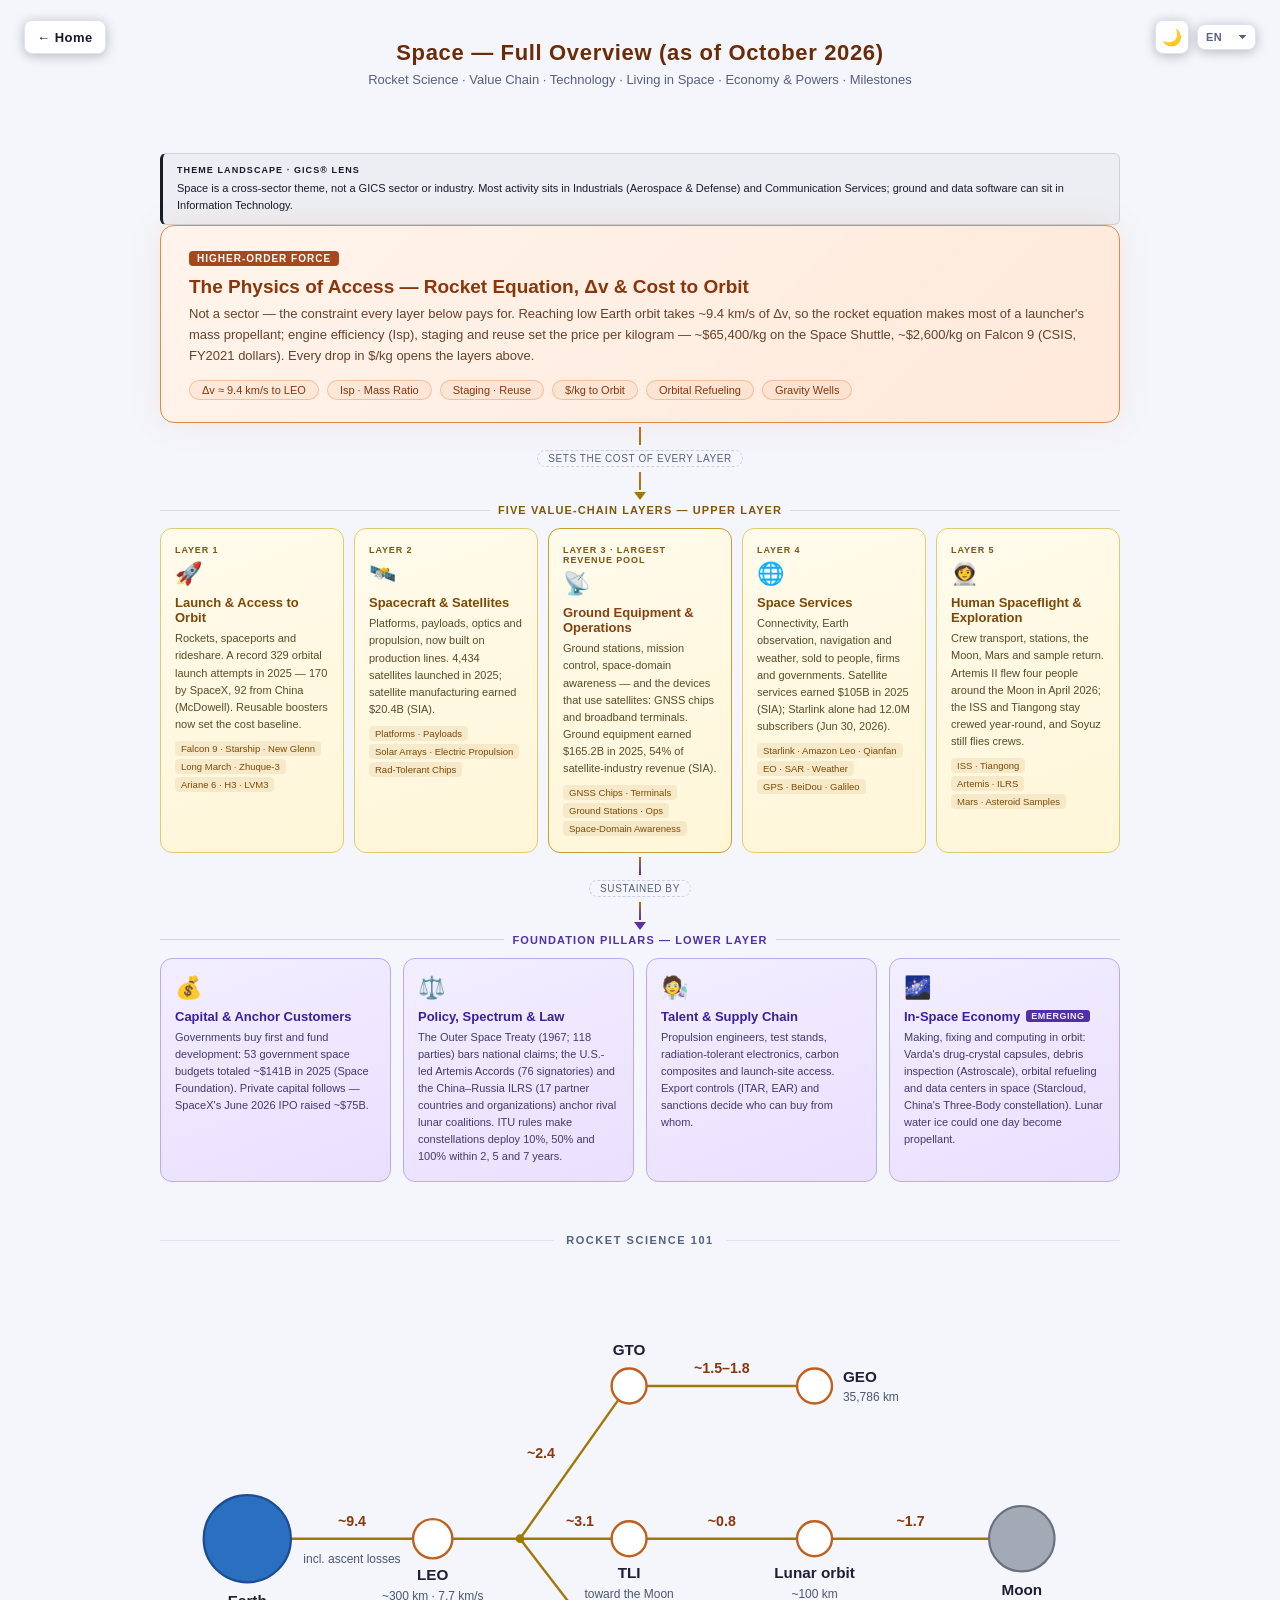
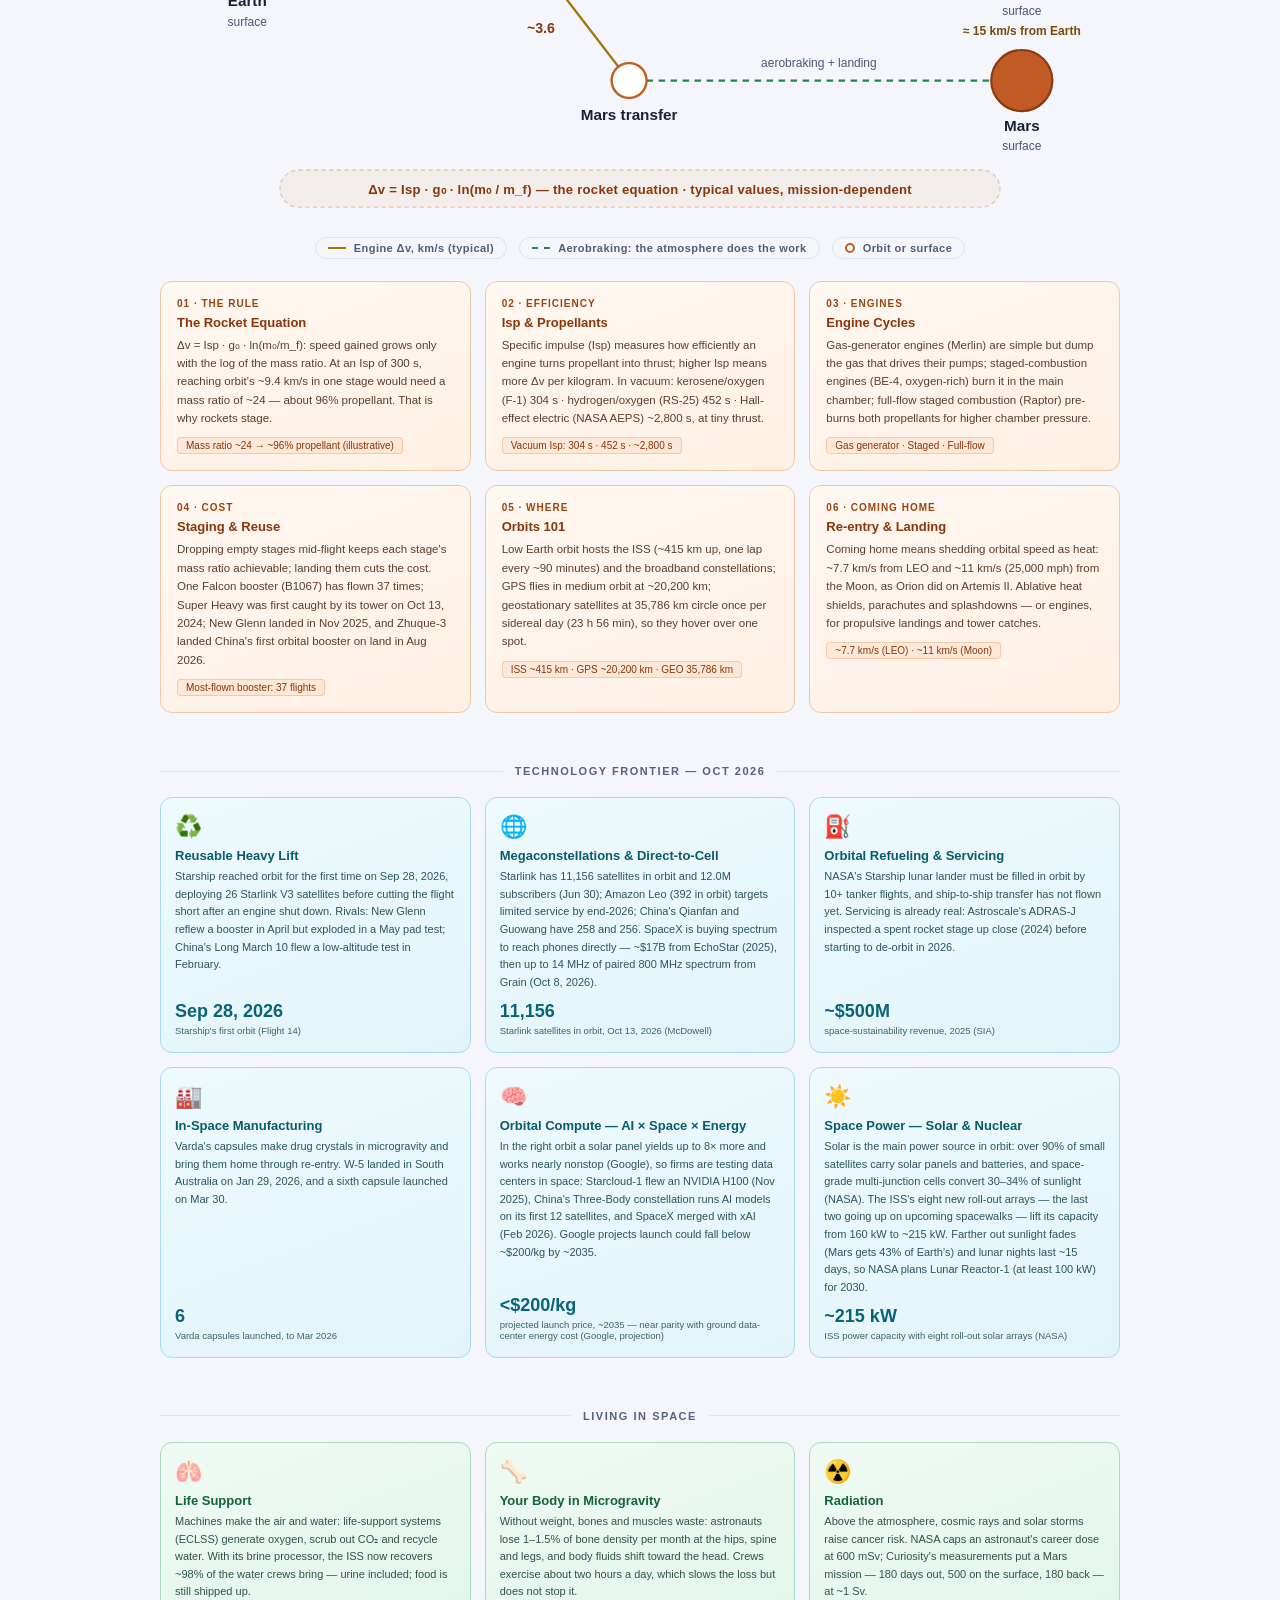
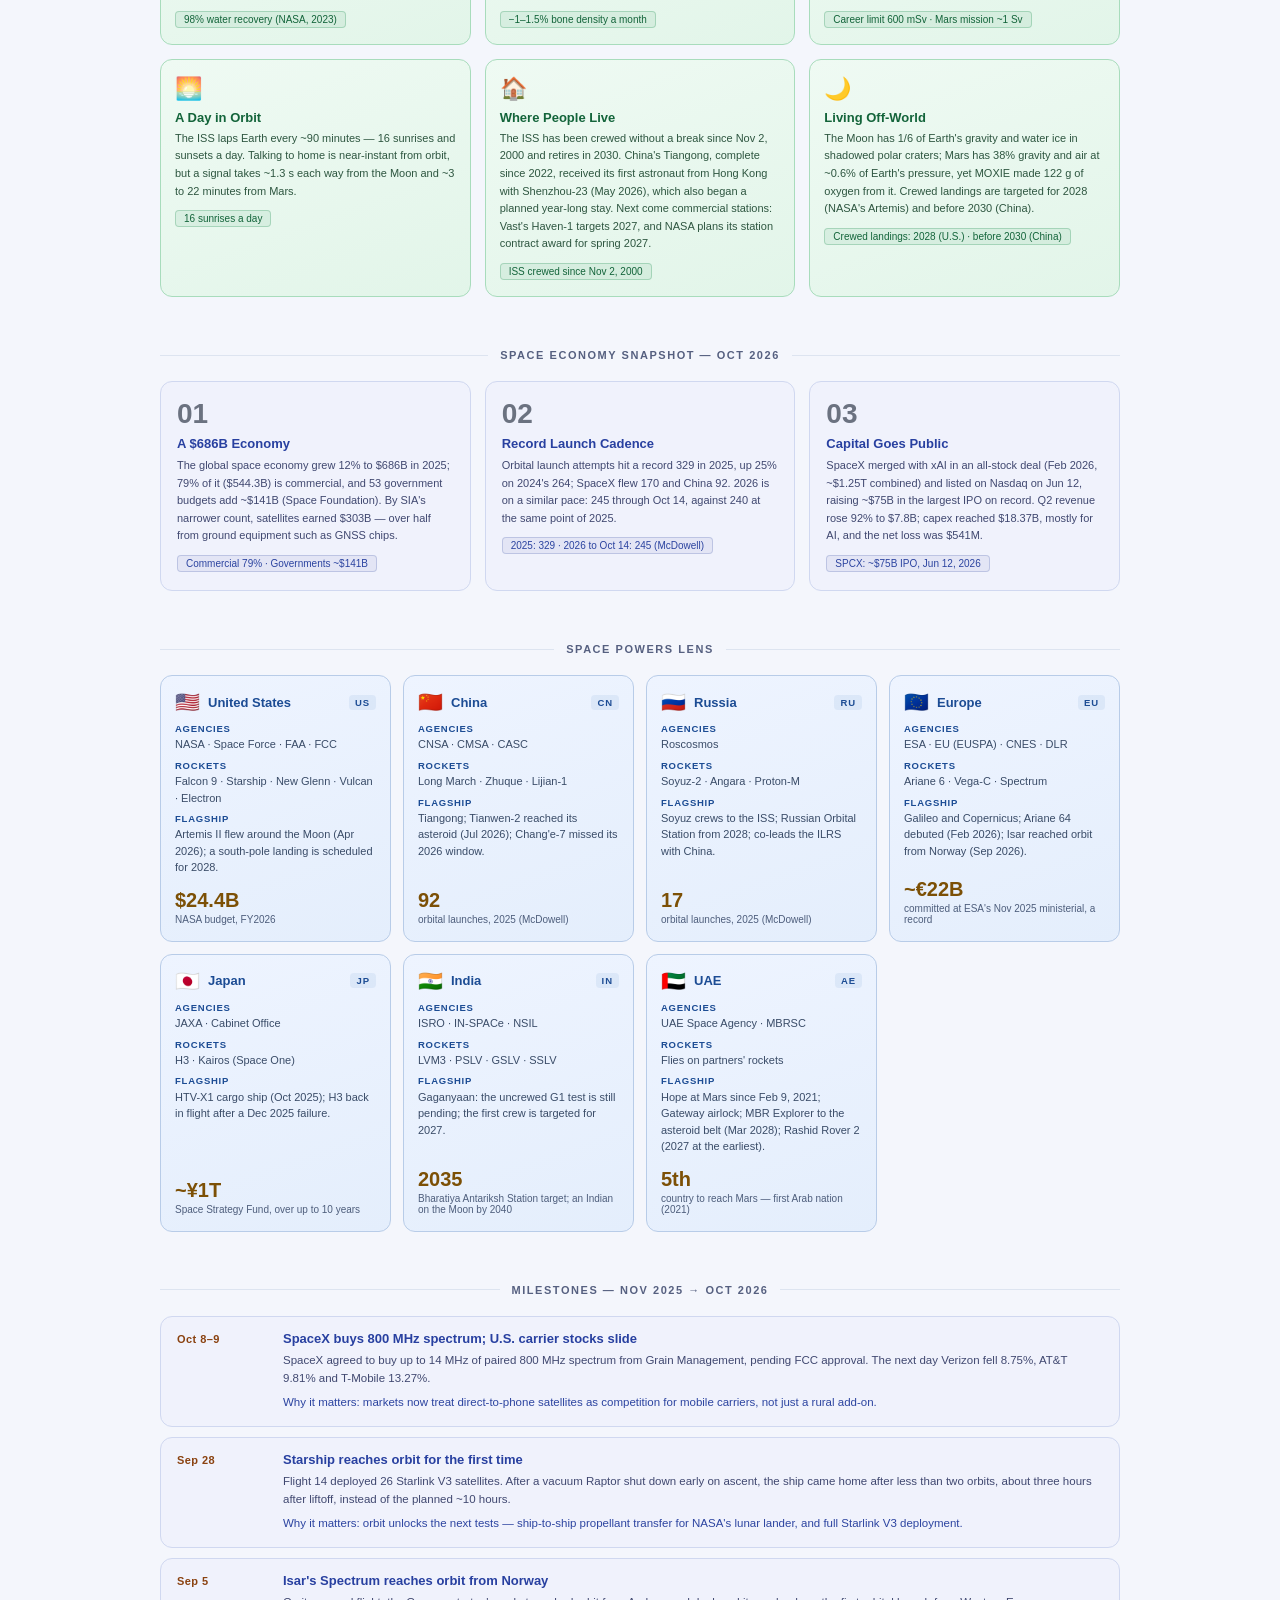
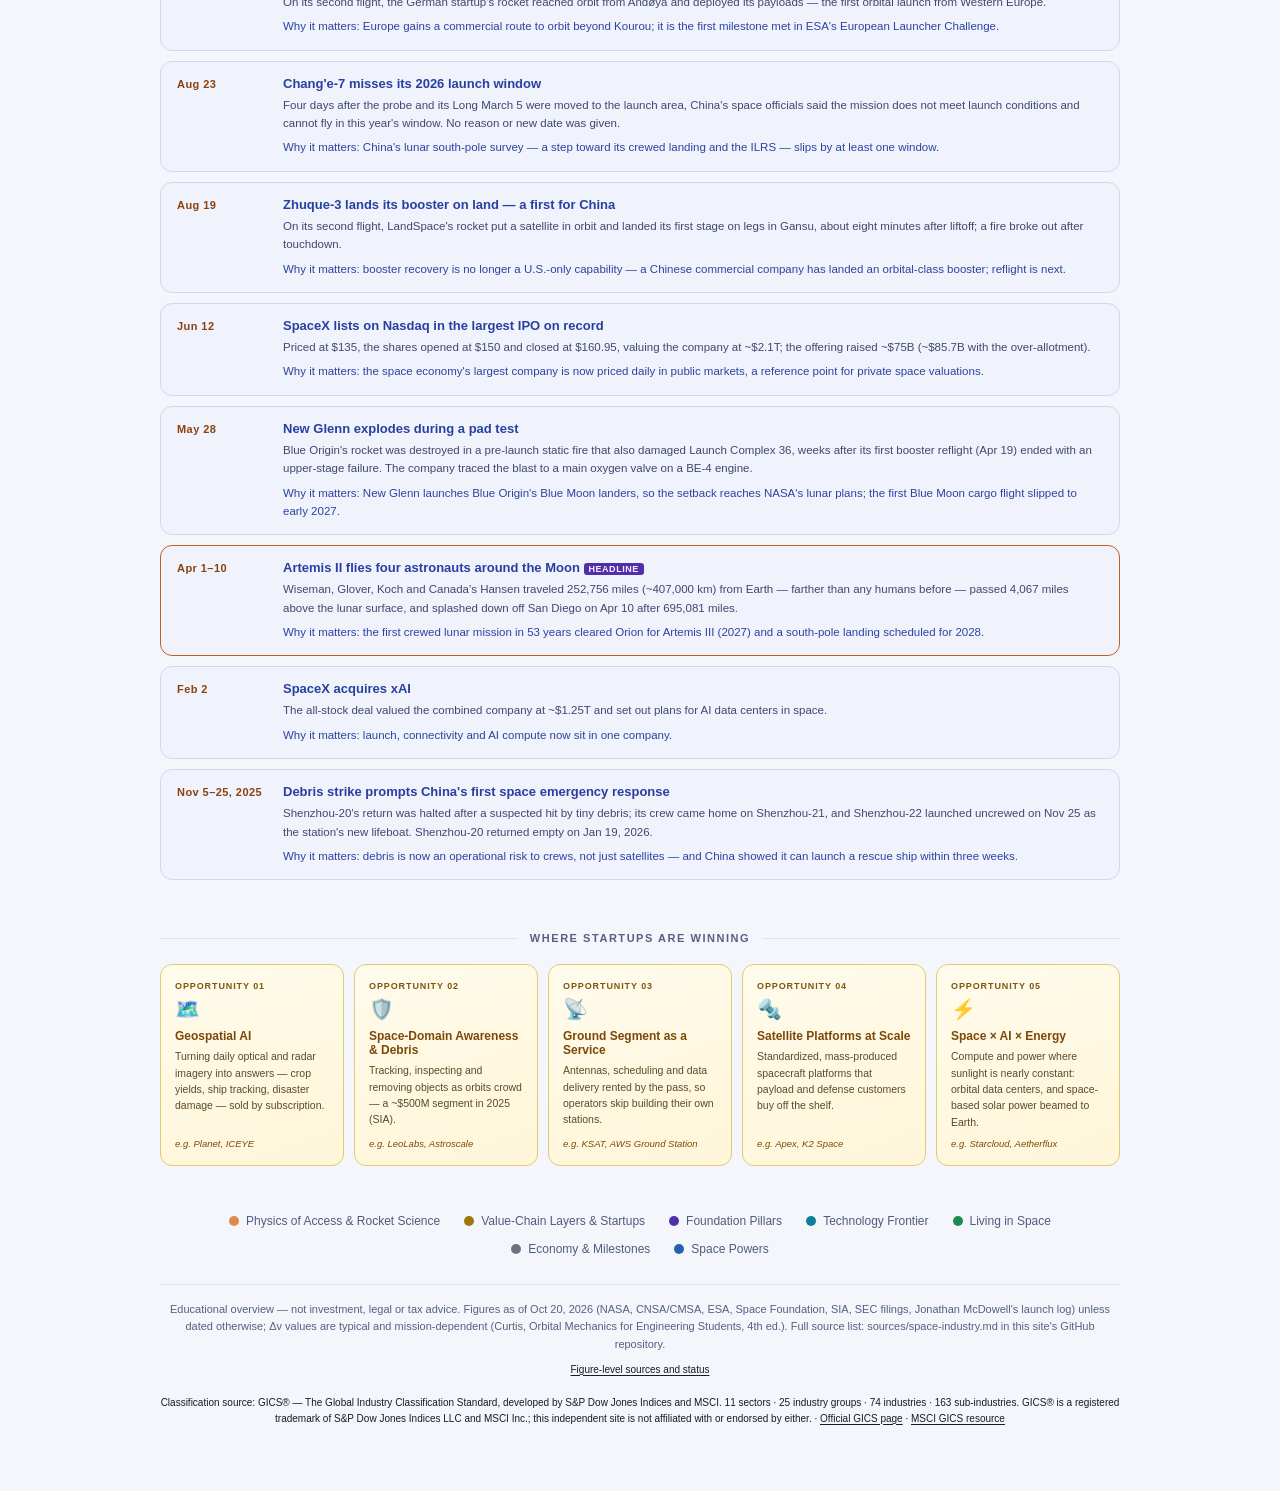
<file: space-industry-chart.html>
<!DOCTYPE html>
<html lang="en" data-page="space" data-kind="theme">
<head>
<meta charset="UTF-8">
<meta name="viewport" content="width=device-width, initial-scale=1.0">
<link rel="icon" type="image/png" href="assets/img/logo.png">
<title>Space — Full Overview — October 2026</title>
<meta name="description" content="Layered map of space as a cross-sector theme, as of October 2026: the physics of reaching orbit, five value-chain layers, foundation pillars, rocket science, frontier technology, living in space, the space economy, seven space powers and the year's milestones.">
<script src="assets/js/boot.js"></script>
<link rel="stylesheet" href="assets/css/pages/space-industry-chart.css">
<link rel="stylesheet" href="assets/css/gics.css">

</head>
<body>

<!-- Controls -->
<a class="home-link" href="index.html" title="Back to homepage" data-title-en="Back to homepage" data-title-ru="Вернуться на главную страницу" data-title-ar="العودة إلى الصفحة الرئيسية" data-title-zh="返回首页" data-en="← Home" data-ru="← Главная" data-ar="→ الرئيسية" data-zh="← 首页">← Home</a>
<div class="controls">
  <button type="button" class="theme-btn" id="theme-btn" title="Switch theme" aria-label="Switch theme" data-title-en="Switch theme" data-title-ru="Переключить тему" data-title-ar="تبديل المظهر" data-title-zh="切换主题" data-aria-en="Switch theme" data-aria-ru="Переключить тему" data-aria-ar="تبديل المظهر" data-aria-zh="切换主题">🌙</button>
  <div class="lang-toggle" role="group" aria-label="Language" data-aria-en="Language" data-aria-ru="Язык" data-aria-ar="اللغة" data-aria-zh="语言">
                    <select id="lang-select" aria-label="Language" data-aria-en="Language" data-aria-zh="语言" data-aria-ru="Язык" data-aria-ar="اللغة">
                      <option value="en" lang="en">EN</option>
                      <option value="zh" lang="zh-CN">中文</option>
                      <option value="ru" lang="ru">РУ</option>
                      <option value="ar" lang="ar">عربي</option>
                    </select>
                  </div>
</div>

<h1 data-en="Space — Full Overview (as of October 2026)" data-ru="Космос — полный обзор (по состоянию на октябрь 2026)" data-ar="الفضاء — نظرة شاملة (حتى أكتوبر 2026)"
    data-zh="太空全览（截至2026年10月）">Space — Full Overview (as of October 2026)</h1>
<p class="subtitle"
   data-en="Rocket Science · Value Chain · Technology · Living in Space · Economy &amp; Powers · Milestones" data-ru="Ракетостроение · Цепочка создания стоимости · Технологии · Жизнь в космосе · Экономика и державы · Вехи" data-ar="علوم الصواريخ · سلسلة القيمة · التكنولوجيا · الحياة في الفضاء · الاقتصاد والقوى · المحطات"
   data-zh="火箭科学 · 价值链 · 前沿技术 · 太空生活 · 经济与航天强国 · 里程碑">Rocket Science · Value Chain · Technology · Living in Space · Economy &amp; Powers · Milestones</p>
<aside class="gics-lens">
  <span class="gics-lens-label" data-en="Theme landscape · GICS® lens" data-zh="主题版图 · GICS® 视角" data-ru="Тематический ландшафт · Разрез GICS®" data-ar="مشهد موضوعي · منظور GICS®">Theme landscape · GICS® lens</span>
  <p class="gics-lens-text" data-en="Space is a cross-sector theme, not a GICS sector or industry. Most activity sits in Industrials (Aerospace &amp; Defense) and Communication Services; ground and data software can sit in Information Technology." data-zh="太空是跨行业主题，不是 GICS 行业板块或行业。大部分活动归入工业（航空航天与国防）与通信服务；地面与数据软件可归入信息技术。" data-ru="Космос — межотраслевая тема, а не сектор или отрасль GICS. Большая часть деятельности относится к промышленности (аэрокосмическая отрасль и оборона) и коммуникационным услугам; наземное и программное обеспечение может относиться к информационным технологиям." data-ar="الفضاء موضوع متعدد القطاعات وليس قطاعًا أو صناعة في GICS. تندرج معظم الأنشطة ضمن الصناعات (الطيران والدفاع) وخدمات الاتصالات؛ وقد تندرج برمجيات الأرض والبيانات ضمن تقنية المعلومات.">Space is a cross-sector theme, not a GICS sector or industry. Most activity sits in Industrials (Aerospace &amp; Defense) and Communication Services; ground and data software can sit in Information Technology.</p>
</aside>

<div class="chart">

  <!-- ══ PHYSICS OF ACCESS (higher-order force) ══ -->
  <div class="physics">
    <div class="badge" data-en="Higher-Order Force" data-ru="Силы высшего порядка" data-ar="قوة النظام العالي" data-zh="高阶驱动力">Higher-Order Force</div>
    <h2 data-en="The Physics of Access — Rocket Equation, Δv &amp; Cost to Orbit" data-ru="Физика доступа — уравнение ракеты, Δv &amp; Стоимость вывода на орбиту" data-ar="فيزياء الوصول – معادلة الصاروخ، Δv &amp; تكلفة المدار"
        data-zh="进入太空的物理学——火箭方程、速度增量与入轨成本">The Physics of Access — Rocket Equation, Δv &amp; Cost to Orbit</h2>
    <p data-en="Not a sector — the constraint every layer below pays for. Reaching low Earth orbit takes ~9.4 km/s of Δv, so the rocket equation makes most of a launcher's mass propellant; engine efficiency (Isp), staging and reuse set the price per kilogram — ~$65,400/kg on the Space Shuttle, ~$2,600/kg on Falcon 9 (CSIS, FY2021 dollars). Every drop in $/kg opens the layers above." data-ru="Не сектор — ограничение, за которое платит каждый уровень ниже. Для достижения низкой околоземной орбиты требуется Δv ~ 9,4 км/с, поэтому уравнение ракеты составляет большую часть массы топлива ракеты-носителя; эффективность двигателя (Isp), подготовка и повторное использование установили цену за килограмм — ~65 400 долларов США/кг на космическом корабле «Шаттл», ~2600 долларов США/кг на Falcon 9 (CSIS, FY2021 долларов. Каждое падение цены $/кг открывает вышележащие слои." data-ar="ليس قطاعًا – القيد الذي تدفعه كل طبقة أدناه. يستغرق الوصول إلى مدار أرضي منخفض حوالي 9.4 كم/ث من Δv، لذا فإن معادلة الصاروخ تصنع معظم الوقود الدافع الشامل لقاذفة الصواريخ؛ تحدد كفاءة المحرك (Isp) والتدريج وإعادة الاستخدام السعر للكيلوغرام الواحد - ~ 65,400 دولار/كجم على المكوك الفضائي، ~ 2,600 دولار/كجم على Falcon 9 (CSIS، FY2021 دولار). كل قطرة في $/kg تفتح الطبقات أعلاه."
       data-zh="并非某一赛道，而是下方每一层都要承担的约束。进入近地轨道需要约9.4 km/s的速度增量（Δv），火箭方程决定了运载火箭的大部分质量都是推进剂；发动机效率（比冲）、分级与复用决定每千克的价格——航天飞机约6.54万美元/千克，猎鹰9号约2600美元/千克（CSIS，2021财年美元）。每千克入轨成本每降一步，上方各层就打开新的市场。">Not a sector — the constraint every layer below pays for. Reaching low Earth orbit takes ~9.4 km/s of Δv, so the rocket equation makes most of a launcher's mass propellant; engine efficiency (Isp), staging and reuse set the price per kilogram — ~$65,400/kg on the Space Shuttle, ~$2,600/kg on Falcon 9 (CSIS, FY2021 dollars). Every drop in $/kg opens the layers above.</p>
    <div class="tags">
      <span class="tag" data-en="Δv ≈ 9.4 km/s to LEO" data-ru="Δv ≈ 9,4 км/с до LEO" data-ar="Δv ≈ 9.4 كم/ثانية إلى LEO"  data-zh="入轨Δv约9.4 km/s">Δv ≈ 9.4 km/s to LEO</span>
      <span class="tag" data-en="Isp · Mass Ratio" data-ru="Isp · Массовое соотношение" data-ar="ISP · نسبة الكتلة"       data-zh="比冲 · 质量比">Isp · Mass Ratio</span>
      <span class="tag" data-en="Staging · Reuse" data-ru="Постановка · Повторное использование" data-ar="التدريج · إعادة الاستخدام"        data-zh="分级 · 复用">Staging · Reuse</span>
      <span class="tag" data-en="$/kg to Orbit" data-ru="$/кг на орбиту" data-ar="دولار/كجم إلى المدار"          data-zh="每千克入轨成本">$/kg to Orbit</span>
      <span class="tag" data-en="Orbital Refueling" data-ru="Орбитальная дозаправка" data-ar="التزود بالوقود المداري"      data-zh="在轨加注">Orbital Refueling</span>
      <span class="tag" data-en="Gravity Wells" data-ru="Гравити Уэллс" data-ar="الجاذبية ويلز"          data-zh="引力井">Gravity Wells</span>
    </div>
  </div>

  <!-- Connector 1 -->
  <div class="connector">
    <div class="line line-1"></div>
    <div class="connector-label" data-en="sets the cost of every layer" data-ru="устанавливает стоимость каждого слоя" data-ar="يحدد تكلفة كل طبقة" data-zh="决定每一层的成本">sets the cost of every layer</div>
    <div class="line line-1"></div>
    <div class="arrow arrow-gold"></div>
  </div>

  <!-- ══ FIVE VALUE-CHAIN LAYERS ══ -->
  <div class="section">
    <div class="section-header sectors-header"
         data-en="Five Value-Chain Layers — Upper Layer" data-ru="Пять уровней цепочки создания стоимости — верхний уровень" data-ar="خمس طبقات من سلسلة القيمة — الطبقة العليا"
         data-zh="五大价值链层级 — 上层">Five Value-Chain Layers — Upper Layer</div>
    <div class="cards-5">

      <div class="layer-card">
        <div class="num" data-en="Layer 1" data-ru="Слой 1" data-ar="الطبقة 1" data-zh="第一层">Layer 1</div>
        <div class="icon">🚀</div>
        <h3 data-en="Launch &amp; Access to Orbit" data-ru="Запустить &amp; Доступ на Орбиту" data-ar="إطلاق &amp; الوصول إلى المدار" data-zh="发射与入轨">Launch &amp; Access to Orbit</h3>
        <p data-en="Rockets, spaceports and rideshare. A record 329 orbital launch attempts in 2025 — 170 by SpaceX, 92 from China (McDowell). Reusable boosters now set the cost baseline." data-ru="Ракеты, космодромы и каршеринг. Рекордные 329 попыток запуска на орбиту в 2025 году — 170 со стороны SpaceX, 92 со стороны Китая (Макдауэлл). Многоразовые бустеры теперь определяют базовую стоимость." data-ar="الصواريخ والموانئ الفضائية ومشاركة الرحلات. سجل 329 محاولة إطلاق مداري في عام 2025 – 170 بواسطة SpaceX، 92 من الصين (ماكدويل). تحدد الآن المعززات القابلة لإعادة الاستخدام خط الأساس للتكلفة."
           data-zh="火箭、发射场与拼车发射。2025年轨道发射尝试达创纪录的329次——SpaceX 170次，中国92次（McDowell数据）。可复用助推器已成为成本基准。">Rockets, spaceports and rideshare. A record 329 orbital launch attempts in 2025 — 170 by SpaceX, 92 from China (McDowell). Reusable boosters now set the cost baseline.</p>
        <div class="sub-tags">
          <span class="sub-tag" data-en="Falcon 9 · Starship · New Glenn" data-ru="Falcon 9 · Starship · New Glenn" data-ar="Falcon 9 · Starship · New Glenn" data-zh="猎鹰9号 · 星舰 · 新格伦">Falcon 9 · Starship · New Glenn</span>
          <span class="sub-tag" data-en="Long March · Zhuque-3" data-ru="Long March · Чжуке-3" data-ar="Long March · زوك-3"           data-zh="长征 · 朱雀三号">Long March · Zhuque-3</span>
          <span class="sub-tag" data-en="Ariane 6 · H3 · LVM3" data-ru="Ariane 6 · H3 · LVM3" data-ar="Ariane 6 · H3 · LVM3"            data-zh="阿里安6 · H3 · LVM3">Ariane 6 · H3 · LVM3</span>
        </div>
      </div>

      <div class="layer-card">
        <div class="num" data-en="Layer 2" data-ru="Слой 2" data-ar="الطبقة 2" data-zh="第二层">Layer 2</div>
        <div class="icon">🛰️</div>
        <h3 data-en="Spacecraft &amp; Satellites" data-ru="Космический корабль &amp; Спутники" data-ar="المركبات الفضائية &amp; الأقمار الصناعية" data-zh="航天器与卫星">Spacecraft &amp; Satellites</h3>
        <p data-en="Platforms, payloads, optics and propulsion, now built on production lines. 4,434 satellites launched in 2025; satellite manufacturing earned $20.4B (SIA)." data-ru="Платформы, полезная нагрузка, оптика и силовая установка теперь собираются на производственных линиях. В 2025 году запущено 4434 спутника; Производство спутников заработало 20,4 миллиарда долларов (SIA)." data-ar="المنصات والحمولات والبصريات وأنظمة الدفع، مبنية الآن على خطوط الإنتاج. إطلاق 4434 قمراً صناعياً في عام 2025؛ حصل تصنيع الأقمار الصناعية على 20.4 مليار دولار (SIA)."
           data-zh="卫星平台、载荷、光学与推进系统，如今已走上流水线生产。2025年发射卫星4,434颗；卫星制造收入204亿美元（SIA）。">Platforms, payloads, optics and propulsion, now built on production lines. 4,434 satellites launched in 2025; satellite manufacturing earned $20.4B (SIA).</p>
        <div class="sub-tags">
          <span class="sub-tag" data-en="Platforms · Payloads" data-ru="Платформы · Полезная нагрузка" data-ar="المنصات · الحمولات"     data-zh="平台 · 载荷">Platforms · Payloads</span>
          <span class="sub-tag" data-en="Solar Arrays · Electric Propulsion" data-ru="Солнечные батареи · Электрическая тяга" data-ar="المصفوفات الشمسية · الدفع الكهربائي" data-zh="太阳翼 · 电推进">Solar Arrays · Electric Propulsion</span>
          <span class="sub-tag" data-en="Rad-Tolerant Chips" data-ru="Радиационные чипы" data-ar="رقائق متسامحة مع الإشعاع"   data-zh="抗辐射芯片">Rad-Tolerant Chips</span>
        </div>
      </div>

      <div class="layer-card hot">
        <div class="num" data-en="Layer 3 · Largest revenue pool" data-ru="Уровень 3 · Крупнейший пул доходов" data-ar="الطبقة 3 · أكبر تجمع للإيرادات" data-zh="第三层 · 最大收入池">Layer 3 · Largest revenue pool</div>
        <div class="icon">📡</div>
        <h3 data-en="Ground Equipment &amp; Operations" data-ru="Наземное оборудование &amp; Операции" data-ar="المعدات الأرضية &amp; العمليات" data-zh="地面设备与运营">Ground Equipment &amp; Operations</h3>
        <p data-en="Ground stations, mission control, space-domain awareness — and the devices that use satellites: GNSS chips and broadband terminals. Ground equipment earned $165.2B in 2025, 54% of satellite-industry revenue (SIA)." data-ru="Наземные станции, управление полетами, осведомленность о космической сфере — и устройства, использующие спутники: GNSS чипы и широкополосные терминалы. В 2025 году наземное оборудование принесло 165,2 миллиарда долларов, что составляет 54% доходов спутниковой индустрии (SIA)." data-ar="المحطات الأرضية، ومراقبة المهمة، والوعي بالمجال الفضائي – والأجهزة التي تستخدم الأقمار الصناعية: GNSS الرقائق ومحطات النطاق العريض. حققت المعدات الأرضية 165.2 مليار دولار في عام 2025، أي 54% من إيرادات صناعة الأقمار الصناعية (SIA)."
           data-zh="地面站、任务控制、空间态势感知——以及使用卫星的终端设备：导航芯片与宽带终端。2025年地面设备收入1652亿美元，占卫星产业收入的54%（SIA）。">Ground stations, mission control, space-domain awareness — and the devices that use satellites: GNSS chips and broadband terminals. Ground equipment earned $165.2B in 2025, 54% of satellite-industry revenue (SIA).</p>
        <div class="sub-tags">
          <span class="sub-tag" data-en="GNSS Chips · Terminals" data-ru="GNSS Чипы · Терминалы" data-ar="GNSS الرقائق · المحطات الطرفية"   data-zh="导航芯片 · 终端">GNSS Chips · Terminals</span>
          <span class="sub-tag" data-en="Ground Stations · Ops" data-ru="Наземные станции · Операции" data-ar="المحطات الأرضية · العمليات"    data-zh="地面站 · 运控">Ground Stations · Ops</span>
          <span class="sub-tag" data-en="Space-Domain Awareness" data-ru="Осведомленность о космической сфере" data-ar="الوعي بالمجال الفضائي"   data-zh="空间态势感知">Space-Domain Awareness</span>
        </div>
      </div>

      <div class="layer-card">
        <div class="num" data-en="Layer 4" data-ru="Слой 4" data-ar="الطبقة 4" data-zh="第四层">Layer 4</div>
        <div class="icon">🌐</div>
        <h3 data-en="Space Services" data-ru="Космические службы" data-ar="خدمات الفضاء" data-zh="空间服务">Space Services</h3>
        <p data-en="Connectivity, Earth observation, navigation and weather, sold to people, firms and governments. Satellite services earned $105B in 2025 (SIA); Starlink alone had 12.0M subscribers (Jun 30, 2026)." data-ru="Связь, наблюдение Земли, навигация и погода, продаваемые людям, фирмам и правительствам. В 2025 году спутниковые услуги заработали 105 миллиардов долларов (SIA); Только у Starlink было 12,0 млн подписчиков (30 июня 2026 г.)." data-ar="لقد تم بيع خدمات الاتصال ومراقبة الأرض والملاحة والطقس للأفراد والشركات والحكومات. كسبت خدمات الأقمار الصناعية 105 مليار دولار في عام 2025 (SIA)؛ Starlink وحدها تضم ​​12.0 مليون مشترك (30 يونيو 2026)."
           data-zh="向个人、企业与政府出售的通信、对地观测、导航与气象服务。2025年卫星服务收入1050亿美元（SIA）；仅星链就有1200万用户（2026年6月30日）。">Connectivity, Earth observation, navigation and weather, sold to people, firms and governments. Satellite services earned $105B in 2025 (SIA); Starlink alone had 12.0M subscribers (Jun 30, 2026).</p>
        <div class="sub-tags">
          <span class="sub-tag" data-en="Starlink · Amazon Leo · Qianfan" data-ru="Starlink · Amazon Leo · Цяньфань" data-ar="Starlink · أمازون ليو · تشيانفان" data-zh="星链 · Amazon Leo · 千帆">Starlink · Amazon Leo · Qianfan</span>
          <span class="sub-tag" data-en="EO · SAR · Weather" data-ru="EO · SAR · Погода" data-ar="EO · SAR · الطقس"             data-zh="遥感 · SAR · 气象">EO · SAR · Weather</span>
          <span class="sub-tag" data-en="GPS · BeiDou · Galileo" data-ru="GPS · BeiDou · Galileo" data-ar="GPS · بيدو · جاليليو"         data-zh="GPS · 北斗 · 伽利略">GPS · BeiDou · Galileo</span>
        </div>
      </div>

      <div class="layer-card">
        <div class="num" data-en="Layer 5" data-ru="Слой 5" data-ar="الطبقة 5" data-zh="第五层">Layer 5</div>
        <div class="icon">👩‍🚀</div>
        <h3 data-en="Human Spaceflight &amp; Exploration" data-ru="Полет человека в космос &amp; Исследование" data-ar="رحلات الفضاء البشرية &amp; الاستكشاف" data-zh="载人航天与深空探索">Human Spaceflight &amp; Exploration</h3>
        <p data-en="Crew transport, stations, the Moon, Mars and sample return. Artemis II flew four people around the Moon in April 2026; the ISS and Tiangong stay crewed year-round, and Soyuz still flies crews." data-ru="Транспорт экипажа, станции, Луна, Марс и возврат образцов. Artemis II облетел вокруг Луны четыре человека в апреле 2026 года; ISS и Tiangong остаются с экипажем круглый год, а Soyuz по-прежнему летает с экипажем." data-ar="نقل الطاقم والمحطات والقمر والمريخ وعودة العينة. Artemis II طار أربعة أشخاص حول القمر في أبريل 2026؛ يبقى ISS و Tiangong بطاقم على مدار العام، ولا يزال Soyuz يطير بالطواقم."
           data-zh="载人运输、空间站、月球、火星与采样返回。2026年4月，阿尔忒弥斯二号载4人绕月飞行；国际空间站与天宫全年有人驻留，联盟号仍在执行载人任务。">Crew transport, stations, the Moon, Mars and sample return. Artemis II flew four people around the Moon in April 2026; the ISS and Tiangong stay crewed year-round, and Soyuz still flies crews.</p>
        <div class="sub-tags">
          <span class="sub-tag" data-en="ISS · Tiangong" data-ru="ISS · Tiangong" data-ar="ISS · Tiangong"           data-zh="国际空间站 · 天宫">ISS · Tiangong</span>
          <span class="sub-tag" data-en="Artemis · ILRS" data-ru="Artemis · ILRS" data-ar="Artemis · ILRS"           data-zh="阿尔忒弥斯 · 国际月球科研站">Artemis · ILRS</span>
          <span class="sub-tag" data-en="Mars · Asteroid Samples" data-ru="Марс · Образцы астероидов" data-ar="المريخ · عينات الكويكبات"  data-zh="火星 · 小行星采样">Mars · Asteroid Samples</span>
        </div>
      </div>

    </div>
  </div>

  <!-- Connector 2 -->
  <div class="connector">
    <div class="line line-2"></div>
    <div class="connector-label" data-en="sustained by" data-ru="поддерживается" data-ar="مستدامة من قبل" data-zh="由以下支柱支撑">sustained by</div>
    <div class="line line-2"></div>
    <div class="arrow arrow-pur"></div>
  </div>

  <!-- ══ FOUNDATION PILLARS ══ -->
  <div class="section">
    <div class="section-header pillars-header"
         data-en="Foundation Pillars — Lower Layer" data-ru="Столбы фундамента — нижний уровень" data-ar="ركائز الأساس – الطبقة السفلى"
         data-zh="基础支柱 — 下层">Foundation Pillars — Lower Layer</div>
    <div class="cards-4">

      <div class="pillar-card">
        <div class="icon">💰</div>
        <h3 data-en="Capital &amp; Anchor Customers" data-ru="Капитал &amp; Якорные клиенты" data-ar="رأس المال &amp; العملاء الأساسيين" data-zh="资本与锚定客户">Capital &amp; Anchor Customers</h3>
        <p data-en="Governments buy first and fund development: 53 government space budgets totaled ~$141B in 2025 (Space Foundation). Private capital follows — SpaceX's June 2026 IPO raised ~$75B." data-ru="Правительства покупают первыми и финансируют развитие: 53 государственных космических бюджета в 2025 году составили около 141 миллиарда долларов (Космический фонд). Далее следует частный капитал — SpaceX в июне 2026 года IPO собрал около 75 миллиардов долларов." data-ar="تشتري الحكومات أولاً وتمول التطوير: بلغ إجمالي ميزانيات الفضاء الحكومية لـ 53 حوالي 141 مليار دولار في عام 2025 (مؤسسة الفضاء). يتبع ذلك رأس المال الخاص - جمع SpaceX في يونيو 2026 IPO ما يقرب من 75 مليار دولار أمريكي."
           data-zh="政府率先采购并为研发买单：2025年53个政府航天预算合计约1410亿美元（Space Foundation）。私人资本随后跟进——SpaceX于2026年6月IPO募资约750亿美元。">Governments buy first and fund development: 53 government space budgets totaled ~$141B in 2025 (Space Foundation). Private capital follows — SpaceX's June 2026 IPO raised ~$75B.</p>
      </div>

      <div class="pillar-card">
        <div class="icon">⚖️</div>
        <h3 data-en="Policy, Spectrum &amp; Law" data-ru="Политика, Спектр &amp; Закон" data-ar="السياسة، الطيف &amp; القانون" data-zh="政策、频谱与法律">Policy, Spectrum &amp; Law</h3>
        <p data-en="The Outer Space Treaty (1967; 118 parties) bars national claims; the U.S.-led Artemis Accords (76 signatories) and the China–Russia ILRS (17 partner countries and organizations) anchor rival lunar coalitions. ITU rules make constellations deploy 10%, 50% and 100% within 2, 5 and 7 years." data-ru="Договор о космосе (1967 г.; 118 участников) запрещает национальные претензии; Соглашения под руководством U.S. Artemis (76 подписавших сторон) и Китайско-российские ILRS (17 стран-партнеров и организаций) являются якорем соперничающих лунных коалиций. Правила ITU предусматривают развертывание группировок на 10%, 50% и 100% в течение 2, 5 и 7 лет." data-ar="وتمنع معاهدة الفضاء الخارجي (1967؛ 118 طرفاً) المطالبات الوطنية؛ U.S. بقيادة Artemis الاتفاقيات (76 دولة موقعة) والصين وروسيا ILRS (17 دولة ومنظمة شريكة) ترسيخ تحالفات قمرية متنافسة. ITU القواعد تجعل الأبراج تنتشر بنسبة 10% و50% و100% خلال 2 و5 و7 سنوات."
           data-zh="《外层空间条约》（1967年；118个缔约国）禁止国家据为己有；美国主导的《阿尔忒弥斯协定》（76个签署国）与中俄国际月球科研站（17个伙伴国家和组织）形成两大月球合作阵营。国际电联规定星座须在2、5、7年内分别部署10%、50%与100%。">The Outer Space Treaty (1967; 118 parties) bars national claims; the U.S.-led Artemis Accords (76 signatories) and the China–Russia ILRS (17 partner countries and organizations) anchor rival lunar coalitions. ITU rules make constellations deploy 10%, 50% and 100% within 2, 5 and 7 years.</p>
      </div>

      <div class="pillar-card">
        <div class="icon">🧑‍🔬</div>
        <h3 data-en="Talent &amp; Supply Chain" data-ru="Талант &amp; Цепочка поставок" data-ar="المواهب &amp; سلسلة التوريد" data-zh="人才与供应链">Talent &amp; Supply Chain</h3>
        <p data-en="Propulsion engineers, test stands, radiation-tolerant electronics, carbon composites and launch-site access. Export controls (ITAR, EAR) and sanctions decide who can buy from whom." data-ru="Инженеры-двигатели, испытательные стенды, радиационно-устойчивая электроника, углеродные композиты и доступ к стартовой площадке. Экспортный контроль (ITAR, EAR) и санкции решают, кто у кого может покупать." data-ar="مهندسو الدفع، ومنصات الاختبار، والإلكترونيات التي تتحمل الإشعاع، ومركبات الكربون، والوصول إلى موقع الإطلاق. ضوابط التصدير (ITAR، EAR) والعقوبات تحدد من يمكنه الشراء ممن."
           data-zh="推进工程师、试车台、抗辐射电子器件、碳纤维复合材料与发射场资源。出口管制（ITAR、EAR）与制裁决定谁能向谁采购。">Propulsion engineers, test stands, radiation-tolerant electronics, carbon composites and launch-site access. Export controls (ITAR, EAR) and sanctions decide who can buy from whom.</p>
      </div>

      <div class="pillar-card">
        <div class="icon">🌌</div>
        <h3>
          <span data-en="In-Space Economy" data-ru="Космическая экономика" data-ar="الاقتصاد في الفضاء" data-zh="在轨经济">In-Space Economy</span>
          <span class="new-badge" data-en="Emerging" data-ru="Новые" data-ar="الناشئة" data-zh="新兴">Emerging</span>
        </h3>
        <p data-en="Making, fixing and computing in orbit: Varda's drug-crystal capsules, debris inspection (Astroscale), orbital refueling and data centers in space (Starcloud, China's Three-Body constellation). Lunar water ice could one day become propellant." data-ru="Изготовление, ремонт и вычисления на орбите: капсулы с лекарственными кристаллами Варды, осмотр обломков (Astroscale), орбитальная дозаправка и центры обработки данных в космосе (Звездное облако, китайское созвездие трех тел). Лунный водяной лед однажды может стать топливом." data-ar="التصنيع والتثبيت والحوسبة في المدار: كبسولات فاردا البلورية الدوائية، وفحص الحطام (Astroscale)، والتزود بالوقود المداري، ومراكز البيانات في الفضاء (Starcloud، كوكبة ثلاثية الأجسام في الصين). يمكن لجليد الماء القمري أن يصبح يومًا ما وقودًا دافعًا."
           data-zh="在轨制造、维修与计算：Varda的药物晶体返回舱、碎片抵近检查（Astroscale）、在轨加注，以及太空数据中心（Starcloud、中国“三体计算星座”）。月球水冰未来有望成为推进剂。">Making, fixing and computing in orbit: Varda's drug-crystal capsules, debris inspection (Astroscale), orbital refueling and data centers in space (Starcloud, China's Three-Body constellation). Lunar water ice could one day become propellant.</p>
      </div>

    </div>
  </div>

</div>


<!-- ══ ROCKET SCIENCE 101 ══ -->
<div class="page-section">
  <div class="page-section-title"
       data-en="Rocket Science 101" data-ru="Ракетостроение 101" data-ar="علم الصواريخ 101"
       data-zh="火箭科学入门">Rocket Science 101</div>

  <div class="dv-wrap">
  <svg viewBox="0 0 880 510" role="img" aria-labelledby="dv-title">
    <title id="dv-title" data-en="Delta-v map: about 9.4 km/s from Earth's surface to low Earth orbit; from there about 2.4 to a geostationary transfer orbit and 1.5 to 1.8 more to geostationary orbit; about 3.1 to head for the Moon, 0.8 to enter lunar orbit and 1.7 to land, about 15 km/s in all; about 3.6 to depart for Mars, where the atmosphere helps slow the landing." data-ru="Карта Дельта-v: около 9,4 км/с от поверхности Земли до низкой околоземной орбиты; оттуда около 2,4 на геостационарную переходную орбиту и еще 1,5–1,8 на геостационарную орбиту; около 3,1 для полета к Луне, 0,8 для выхода на лунную орбиту и 1,7 для посадки, всего около 15 км/с; около 3,6, чтобы отправиться на Марс, где атмосфера поможет замедлить посадку." data-ar="خريطة Delta-v: حوالي 9.4 كم/ثانية من سطح الأرض إلى المدار الأرضي المنخفض؛ ومن هناك حوالي 2.4 إلى مدار النقل الثابت بالنسبة للأرض و1.5 إلى 1.8 أكثر إلى المدار الثابت بالنسبة للأرض؛ حوالي 3.1 للتوجه إلى القمر، و0.8 للدخول إلى المدار القمري، و1.7 للهبوط، أي حوالي 15 كم/ثانية إجمالاً؛ حوالي 3.6 دقيقة للمغادرة إلى المريخ، حيث يساعد الغلاف الجوي على إبطاء عملية الهبوط." data-zh="速度增量（Δv）图：从地表到近地轨道约9.4 km/s；由此到地球同步转移轨道约2.4，再到静止轨道约1.5–1.8；奔月约3.1，进入环月轨道约0.8，登月约1.7，全程约15 km/s；飞往火星约3.6，着陆时借助大气减速。">Delta-v map: about 9.4 km/s from Earth's surface to low Earth orbit; from there about 2.4 to a geostationary transfer orbit and 1.5 to 1.8 more to geostationary orbit; about 3.1 to head for the Moon, 0.8 to enter lunar orbit and 1.7 to land, about 15 km/s in all; about 3.6 to depart for Mars, where the atmosphere helps slow the landing.</title>

    <!-- ── edges ── -->
    <line x1="120" y1="250" x2="232" y2="250" class="dv-edge"/>
    <line x1="268" y1="250" x2="414" y2="250" class="dv-edge"/>
    <line x1="446" y1="250" x2="584" y2="250" class="dv-edge"/>
    <line x1="616" y1="250" x2="760" y2="250" class="dv-edge"/>
    <line x1="330" y1="250" x2="420" y2="123" class="dv-edge"/>
    <line x1="446" y1="110" x2="584" y2="110" class="dv-edge"/>
    <line x1="330" y1="250" x2="420" y2="367" class="dv-edge"/>
    <line x1="446" y1="380" x2="762" y2="380" class="dv-aero"/>
    <circle cx="330" cy="250" r="4" class="dv-junction"/>

    <!-- ── Δv values ── -->
    <text x="176" y="238" class="dv-v" text-anchor="middle">~9.4</text>
    <text x="176" y="272" class="dv-s" text-anchor="middle"
          data-en="incl. ascent losses" data-ru="вкл. потери при подъеме" data-ar="بما في ذلك خسائر الصعود" data-zh="含上升损失">incl. ascent losses</text>
    <text x="385" y="238" class="dv-v" text-anchor="middle">~3.1</text>
    <text x="515" y="238" class="dv-v" text-anchor="middle">~0.8</text>
    <text x="688" y="238" class="dv-v" text-anchor="middle">~1.7</text>
    <text x="362" y="176" class="dv-v" text-anchor="end">~2.4</text>
    <text x="515" y="98"  class="dv-v" text-anchor="middle">~1.5–1.8</text>
    <text x="362" y="336" class="dv-v" text-anchor="end">~3.6</text>
    <text x="604" y="368" class="dv-s" text-anchor="middle"
          data-en="aerobraking + landing" data-ru="аэроторможение + посадка" data-ar="الكبح الجوي + الهبوط" data-zh="大气减速 + 着陆">aerobraking + landing</text>

    <!-- ── Earth ── -->
    <circle cx="80" cy="250" r="40" class="dv-earth"/>
    <text x="80" y="312" class="dv-t" text-anchor="middle" data-en="Earth" data-ru="Земля" data-ar="الأرض" data-zh="地球">Earth</text>
    <text x="80" y="330" class="dv-s" text-anchor="middle" data-en="surface" data-ru="поверхность" data-ar="السطح" data-zh="地表">surface</text>

    <!-- ── LEO ── -->
    <circle cx="250" cy="250" r="18" class="dv-node"/>
    <text x="250" y="288" class="dv-t" text-anchor="middle" data-en="LEO" data-ru="LEO" data-ar="LEO" data-zh="近地轨道">LEO</text>
    <text x="250" y="306" class="dv-s" text-anchor="middle" data-en="~300 km · 7.7 km/s" data-ru="~300 км · 7,7 км/с" data-ar="~300 كم · 7.7 كم/ث" data-zh="约300千米 · 7.7 km/s">~300 km · 7.7 km/s</text>

    <!-- ── GTO / GEO ── -->
    <circle cx="430" cy="110" r="16" class="dv-node"/>
    <text x="430" y="82" class="dv-t" text-anchor="middle" data-en="GTO" data-ru="GTO" data-ar="GTO" data-zh="同步转移轨道">GTO</text>
    <circle cx="600" cy="110" r="16" class="dv-node"/>
    <text x="626" y="106" class="dv-t" text-anchor="start" data-en="GEO" data-ru="GEO" data-ar="GEO" data-zh="静止轨道">GEO</text>
    <text x="626" y="124" class="dv-s" text-anchor="start" data-en="35,786 km" data-ru="35 786 км" data-ar="35,786 كم" data-zh="35,786千米">35,786 km</text>

    <!-- ── Moon branch ── -->
    <circle cx="430" cy="250" r="16" class="dv-node"/>
    <text x="430" y="286" class="dv-t" text-anchor="middle" data-en="TLI" data-ru="TLI" data-ar="TLI" data-zh="地月转移">TLI</text>
    <text x="430" y="304" class="dv-s" text-anchor="middle" data-en="toward the Moon" data-ru="к Луне" data-ar="نحو القمر" data-zh="奔向月球">toward the Moon</text>
    <circle cx="600" cy="250" r="16" class="dv-node"/>
    <text x="600" y="286" class="dv-t" text-anchor="middle" data-en="Lunar orbit" data-ru="Лунная орбита" data-ar="المدار القمري" data-zh="环月轨道">Lunar orbit</text>
    <text x="600" y="304" class="dv-s" text-anchor="middle" data-en="~100 km" data-ru="~100 км" data-ar="~100 كم" data-zh="约100千米">~100 km</text>
    <circle cx="790" cy="250" r="30" class="dv-moon"/>
    <text x="790" y="302" class="dv-t" text-anchor="middle" data-en="Moon" data-ru="Луна" data-ar="القمر" data-zh="月球">Moon</text>
    <text x="790" y="320" class="dv-s" text-anchor="middle" data-en="surface" data-ru="поверхность" data-ar="السطح" data-zh="月面">surface</text>
    <text x="790" y="338" class="dv-total" text-anchor="middle" data-en="≈ 15 km/s from Earth" data-ru="≈ 15 км/с от Земли" data-ar="≈ 15 كم/ث من الأرض" data-zh="自地表合计约15 km/s">≈ 15 km/s from Earth</text>

    <!-- ── Mars branch ── -->
    <circle cx="430" cy="380" r="16" class="dv-node"/>
    <text x="430" y="416" class="dv-t" text-anchor="middle" data-en="Mars transfer" data-ru="Перенос на Марс" data-ar="نقل المريخ" data-zh="火星转移轨道">Mars transfer</text>
    <circle cx="790" cy="380" r="28" class="dv-mars"/>
    <text x="790" y="426" class="dv-t" text-anchor="middle" data-en="Mars" data-ru="Марс" data-ar="المريخ" data-zh="火星">Mars</text>
    <text x="790" y="444" class="dv-s" text-anchor="middle" data-en="surface" data-ru="поверхность" data-ar="السطح" data-zh="地表">surface</text>

    <!-- ── rocket equation band ── -->
    <rect x="110" y="462" width="660" height="34" rx="17" class="dv-band"/>
    <text x="440" y="484" class="dv-band-t" text-anchor="middle"
          data-en="Δv = Isp · g₀ · ln(m₀ / m_f) — the rocket equation · typical values, mission-dependent" data-ru="Δv = Isp · g₀ · ln(m₀ / m_f) — уравнение ракеты · типичные значения, зависят от миссии" data-ar="Δv = Isp · g₀ · ln(m₀ / m_f) — معادلة الصاروخ · القيم النموذجية، تعتمد على المهمة"
          data-zh="Δv = Isp · g₀ · ln(m₀ / m_f) —— 火箭方程 · 数值为典型值，因任务而异">Δv = Isp · g₀ · ln(m₀ / m_f) — the rocket equation · typical values, mission-dependent</text>
  </svg>
  </div>
  <p class="swipe-hint" data-en="← swipe to see the full diagram →" data-ru="← листайте, чтобы увидеть полную схему →" data-ar="← اسحب لرؤية المخطط الكامل →" data-zh="← 左右滑动查看完整图示 →">← swipe to see the full diagram →</p>

  <div class="dv-chips">
    <span class="chip"><span class="sw"></span><span data-en="Engine Δv, km/s (typical)" data-ru="Δv двигателя, км/с (типовой)" data-ar="المحرك Δv، كم/ث (نموذجي)" data-zh="发动机提供的Δv，km/s（典型值）">Engine Δv, km/s (typical)</span></span>
    <span class="chip"><span class="sw sw-aero"></span><span data-en="Aerobraking: the atmosphere does the work" data-ru="Аэроторможение: атмосфера делает свое дело" data-ar="الكبح الهوائي: الجو يقوم بالعمل" data-zh="气动减速：由大气完成减速">Aerobraking: the atmosphere does the work</span></span>
    <span class="chip"><span class="sw sw-node"></span><span data-en="Orbit or surface" data-ru="Орбита или поверхность" data-ar="المدار أو السطح" data-zh="轨道或地表">Orbit or surface</span></span>
  </div>

  <div class="cards-3">

    <div class="rs-card">
      <div class="rs-num" data-en="01 · The rule" data-ru="01 · Правило" data-ar="01 · القاعدة" data-zh="01 · 基本法则">01 · The rule</div>
      <h3 data-en="The Rocket Equation" data-ru="Уравнение ракеты" data-ar="معادلة الصواريخ" data-zh="火箭方程">The Rocket Equation</h3>
      <p data-en="Δv = Isp · g₀ · ln(m₀/m_f): speed gained grows only with the log of the mass ratio. At an Isp of 300 s, reaching orbit's ~9.4 km/s in one stage would need a mass ratio of ~24 — about 96% propellant. That is why rockets stage." data-ru="Δv = Isp · g₀ · ln(m₀/m_f): полученная скорость растет только с логарифмом отношения масс. При Isp 300 с для достижения орбиты ~9,4 км/с за одну ступень потребуется соотношение масс ~24 — около 96% топлива. Вот почему ракеты ставятся на ступень." data-ar="Δv = Isp · g₀ · ln(m₀/m_f): السرعة المكتسبة تنمو فقط مع سجل نسبة الكتلة. عند نقطة ISP تبلغ 300 ثانية، سيحتاج الوصول إلى المدار ~9.4 كم/ثانية في مرحلة واحدة إلى نسبة كتلة تبلغ ~24 - حوالي 96% من الوقود الدافع. هذا هو السبب في مرحلة الصواريخ."
         data-zh="Δv = Isp · g₀ · ln(m₀/m_f)：速度增量只随质量比的对数增长。若比冲为300秒，单级达到入轨所需的约9.4 km/s，质量比需约24——即约96%是推进剂。这就是火箭要分级的原因。">Δv = Isp · g₀ · ln(m₀/m_f): speed gained grows only with the log of the mass ratio. At an Isp of 300 s, reaching orbit's ~9.4 km/s in one stage would need a mass ratio of ~24 — about 96% propellant. That is why rockets stage.</p>
      <div class="stat" data-en="Mass ratio ~24 → ~96% propellant (illustrative)" data-ru="Соотношение масс ~24 → ~96% пороха (иллюстративное)" data-ar="نسبة الكتلة ~24 → ~96% وقود دافع (توضيحي)" data-zh="质量比约24 → 约96%为推进剂（示意）">Mass ratio ~24 → ~96% propellant (illustrative)</div>
    </div>

    <div class="rs-card">
      <div class="rs-num" data-en="02 · Efficiency" data-ru="02 · Эффективность" data-ar="02 · الكفاءة" data-zh="02 · 效率">02 · Efficiency</div>
      <h3 data-en="Isp &amp; Propellants" data-ru="Исп &amp; Пороха" data-ar="ISP &amp; الوقود الدافع" data-zh="比冲与推进剂">Isp &amp; Propellants</h3>
      <p data-en="Specific impulse (Isp) measures how efficiently an engine turns propellant into thrust; higher Isp means more Δv per kilogram. In vacuum: kerosene/oxygen (F-1) 304 s · hydrogen/oxygen (RS-25) 452 s · Hall-effect electric (NASA AEPS) ~2,800 s, at tiny thrust." data-ru="Удельный импульс (Isp) измеряет, насколько эффективно двигатель превращает топливо в тягу; более высокий Isp означает большее Δv на килограмм. В вакууме: керосин/кислород (F-1) 304 с · водород/кислород (RS-25) 452 с · Электрический эффект Холла (NASA AEPS) ~2800 с при крошечной тяге." data-ar="يقيس الدافع النوعي (Isp) مدى كفاءة المحرك في تحويل الوقود الدافع إلى قوة دفع؛ ارتفاع Isp يعني المزيد من Δv لكل كيلوغرام. في الفراغ: الكيروسين/الأكسجين (F-1) 304 ثانية · الهيدروجين/الأكسجين (RS-25) 452 ثانية · تأثير هول الكهربائي (NASA AEPS) ~2,800 ثانية، عند قوة دفع صغيرة."
         data-zh="比冲（Isp）衡量发动机把推进剂转化为推力的效率——比冲越高，每千克推进剂带来的Δv越多。真空比冲：液氧煤油（F-1）304秒 · 液氢液氧（RS-25）452秒 · 霍尔电推进（NASA AEPS）约2800秒，但推力极小。">Specific impulse (Isp) measures how efficiently an engine turns propellant into thrust; higher Isp means more Δv per kilogram. In vacuum: kerosene/oxygen (F-1) 304 s · hydrogen/oxygen (RS-25) 452 s · Hall-effect electric (NASA AEPS) ~2,800 s, at tiny thrust.</p>
      <div class="stat" data-en="Vacuum Isp: 304 s · 452 s · ~2,800 s" data-ru="Вакуумный исп: 304 с · 452 с · ~2800 с" data-ar="مزود الطاقة الفراغي: 304 ثانية · 452 ثانية · ~2800 ثانية" data-zh="真空比冲：304秒 · 452秒 · 约2800秒">Vacuum Isp: 304 s · 452 s · ~2,800 s</div>
    </div>

    <div class="rs-card">
      <div class="rs-num" data-en="03 · Engines" data-ru="03 · Двигатели" data-ar="03 · المحركات" data-zh="03 · 发动机">03 · Engines</div>
      <h3 data-en="Engine Cycles" data-ru="Циклы двигателя" data-ar="دورات المحرك" data-zh="发动机循环方式">Engine Cycles</h3>
      <p data-en="Gas-generator engines (Merlin) are simple but dump the gas that drives their pumps; staged-combustion engines (BE-4, oxygen-rich) burn it in the main chamber; full-flow staged combustion (Raptor) pre-burns both propellants for higher chamber pressure." data-ru="Газогенераторные двигатели (Мерлин) просты, но сбрасывают газ, который приводит в движение их насосы; двигатели ступенчатого сгорания (BE-4, богатые кислородом) сжигают его в основной камере; полнопоточное ступенчатое сжигание (Raptor) предварительно сжигает оба топлива для более высокого давления в камере." data-ar="تعتبر محركات توليد الغاز (ميرلين) بسيطة ولكنها تتخلص من الغاز الذي يحرك مضخاتها؛ تقوم محركات الاحتراق المرحلي (BE-4، الغنية بالأكسجين) بحرقها في الغرفة الرئيسية؛ يعمل نظام الاحتراق المرحلي كامل التدفق (Raptor) على حرق كلا الوقودين مسبقًا لزيادة ضغط الغرفة."
         data-zh="燃气发生器循环（Merlin）结构简单，但驱动涡轮泵的燃气被直接排掉；分级燃烧循环（BE-4，富氧）把这部分燃气送入主燃烧室燃烧；全流量分级燃烧（Raptor）让两种推进剂都先经预燃室，室压更高。">Gas-generator engines (Merlin) are simple but dump the gas that drives their pumps; staged-combustion engines (BE-4, oxygen-rich) burn it in the main chamber; full-flow staged combustion (Raptor) pre-burns both propellants for higher chamber pressure.</p>
      <div class="stat" data-en="Gas generator · Staged · Full-flow" data-ru="Газогенератор · Ступенчатый · Полнопоточный" data-ar="مولد الغاز · منظم · التدفق الكامل" data-zh="燃气发生器 · 分级燃烧 · 全流量">Gas generator · Staged · Full-flow</div>
    </div>

    <div class="rs-card">
      <div class="rs-num" data-en="04 · Cost" data-ru="04 · Стоимость" data-ar="04 · التكلفة" data-zh="04 · 成本">04 · Cost</div>
      <h3 data-en="Staging &amp; Reuse" data-ru="Постановка &amp; Повторное использование" data-ar="التدريج &amp; إعادة الاستخدام" data-zh="分级与复用">Staging &amp; Reuse</h3>
      <p data-en="Dropping empty stages mid-flight keeps each stage's mass ratio achievable; landing them cuts the cost. One Falcon booster (B1067) has flown 37 times; Super Heavy was first caught by its tower on Oct 13, 2024; New Glenn landed in Nov 2025, and Zhuque-3 landed China's first orbital booster on land in Aug 2026." data-ru="Отбрасывание пустых ступеней в полете позволяет сохранить достижимое соотношение масс каждой ступени; их посадка снижает затраты. Одна ракета-носитель «Сокол» (B1067) летала 37 раз; Super Heavy впервые был пойман своей башней 13 октября 2024 года; New Glenn приземлился в ноябре 2025 года, а «Чжуке-3» доставил на сушу первую китайскую орбитальную ракету-носитель в августе 2026 года." data-ar="إن إسقاط المراحل الفارغة في منتصف الرحلة يحافظ على إمكانية تحقيق نسبة الكتلة لكل مرحلة؛ هبوطهم يخفض التكلفة. طار معزز فالكون واحد (B1067) 37 مرة؛ تم اكتشاف Super Heavy لأول مرة بواسطة برجها في 13 أكتوبر 2024؛ New Glenn هبطت في نوفمبر 2025، وهبطت Zhuque-3 أول معزز مداري صيني على الأرض في أغسطس 2026."
         data-zh="在飞行中抛掉空的子级，让每一级的质量比都可以实现；把它们回收则降低成本。一枚猎鹰助推器（B1067）已飞行37次；超重型助推器于2024年10月13日首次被发射塔捕获；新格伦于2025年11月首次着陆，朱雀三号于2026年8月实现中国首次轨道级助推器陆上着陆。">Dropping empty stages mid-flight keeps each stage's mass ratio achievable; landing them cuts the cost. One Falcon booster (B1067) has flown 37 times; Super Heavy was first caught by its tower on Oct 13, 2024; New Glenn landed in Nov 2025, and Zhuque-3 landed China's first orbital booster on land in Aug 2026.</p>
      <div class="stat" data-en="Most-flown booster: 37 flights" data-ru="Самая популярная ракета-носитель: 37 полетов." data-ar="التعزيز الأكثر طيرانًا: 37 رحلة" data-zh="单枚助推器最多飞行37次">Most-flown booster: 37 flights</div>
    </div>

    <div class="rs-card">
      <div class="rs-num" data-en="05 · Where" data-ru="05 · Где" data-ar="05 · أين" data-zh="05 · 位置">05 · Where</div>
      <h3 data-en="Orbits 101" data-ru="Орбиты 101" data-ar="المدارات 101" data-zh="轨道入门">Orbits 101</h3>
      <p data-en="Low Earth orbit hosts the ISS (~415 km up, one lap every ~90 minutes) and the broadband constellations; GPS flies in medium orbit at ~20,200 km; geostationary satellites at 35,786 km circle once per sidereal day (23 h 56 min), so they hover over one spot." data-ru="На низкой околоземной орбите расположены ISS (~415 км вверх, один круг каждые ~90 минут) и широкополосные созвездия; GPS летает на средней орбите на высоте ~20 200 км; геостационарные спутники на высоте 35 786 км совершают круг один раз за звездные сутки (23 часа 56 минут), поэтому они зависают над одной точкой." data-ar="يستضيف المدار الأرضي المنخفض ISS (~415 كم، دورة واحدة كل ~90 دقيقة) ومجموعات النطاق العريض؛ GPS يطير في مدار متوسط ​​على مسافة ~20,200 كم؛ تدور الأقمار الصناعية المستقرة بالنسبة إلى الأرض على ارتفاع 35,786 كيلومترًا مرة واحدة في اليوم الفلكي (23 ساعة و56 دقيقة)، بحيث تحوم فوق نقطة واحدة."
         data-zh="近地轨道上有国际空间站（高约415千米，约90分钟绕地一圈）和宽带星座；GPS位于约20,200千米的中轨道；静止轨道卫星高35,786千米，每个恒星日（23小时56分）绕地一周，因此相对地面静止。">Low Earth orbit hosts the ISS (~415 km up, one lap every ~90 minutes) and the broadband constellations; GPS flies in medium orbit at ~20,200 km; geostationary satellites at 35,786 km circle once per sidereal day (23 h 56 min), so they hover over one spot.</p>
      <div class="stat" data-en="ISS ~415 km · GPS ~20,200 km · GEO 35,786 km" data-ru="ISS ~415 км · GPS ~20 200 км · GEO 35 786 км" data-ar="ISS ~415 كم · GPS ~20,200 كم · GEO 35,786 كم" data-zh="空间站约415千米 · GPS约20,200千米 · 静止轨道35,786千米">ISS ~415 km · GPS ~20,200 km · GEO 35,786 km</div>
    </div>

    <div class="rs-card">
      <div class="rs-num" data-en="06 · Coming home" data-ru="06 · Возвращение домой" data-ar="06 · العودة إلى المنزل" data-zh="06 · 返回">06 · Coming home</div>
      <h3 data-en="Re-entry &amp; Landing" data-ru="Повторный вход &amp; Посадка" data-ar="إعادة الدخول &amp; الهبوط" data-zh="再入与着陆">Re-entry &amp; Landing</h3>
      <p data-en="Coming home means shedding orbital speed as heat: ~7.7 km/s from LEO and ~11 km/s (25,000 mph) from the Moon, as Orion did on Artemis II. Ablative heat shields, parachutes and splashdowns — or engines, for propulsive landings and tower catches." data-ru="Возвращение домой означает потерю орбитальной скорости в виде тепла: ~7,7 км/с от LEO и ~11 км/с (25 000 миль в час) от Луны, как это сделал Orion на Artemis II. Абляционные теплозащитные экраны, парашюты и приводнения — или двигатели для приземления и захвата башни." data-ar="العودة إلى المنزل تعني فقدان السرعة المدارية مثل الحرارة: ~7.7 كم/ث من LEO و ~11 كم/ث (25000 ميل في الساعة) من القمر، كما فعل Orion في Artemis II. الدروع الواقية من الحرارة، والمظلات، والهبوط - أو المحركات، لعمليات الهبوط الدفعي وصيد الأبراج."
         data-zh="返回地球意味着把轨道速度化为热量耗散：从近地轨道返回约7.7 km/s，从月球返回约11 km/s（时速约4万千米），阿尔忒弥斯二号的猎户座飞船即是如此。烧蚀防热罩、降落伞与海上溅落——或用发动机反推着陆乃至塔架捕获。">Coming home means shedding orbital speed as heat: ~7.7 km/s from LEO and ~11 km/s (25,000 mph) from the Moon, as Orion did on Artemis II. Ablative heat shields, parachutes and splashdowns — or engines, for propulsive landings and tower catches.</p>
      <div class="stat" data-en="~7.7 km/s (LEO) · ~11 km/s (Moon)" data-ru="~7,7 км/с (LEO) · ~11 км/с (Луна)" data-ar="~7.7 كم/ثانية (LEO) · ~11 كم/ثانية (القمر)" data-zh="约7.7 km/s（近地轨道）· 约11 km/s（月球）">~7.7 km/s (LEO) · ~11 km/s (Moon)</div>
    </div>

  </div>
</div>


<!-- ══ TECHNOLOGY FRONTIER ══ -->
<div class="page-section">
  <div class="page-section-title"
       data-en="Technology Frontier — Oct 2026" data-ru="Технологический рубеж — октябрь 2026 г." data-ar="حدود التكنولوجيا – أكتوبر 2026"
       data-zh="前沿技术 — 2026年10月">Technology Frontier — Oct 2026</div>
  <div class="cards-3">

    <div class="sec-card">
      <div class="icon">♻️</div>
      <h3 data-en="Reusable Heavy Lift" data-ru="Многоразовый тяжелый подъемник" data-ar="رفع ثقيل قابل لإعادة الاستخدام" data-zh="可复用重型运载">Reusable Heavy Lift</h3>
      <p data-en="Starship reached orbit for the first time on Sep 28, 2026, deploying 26 Starlink V3 satellites before cutting the flight short after an engine shut down. Rivals: New Glenn reflew a booster in April but exploded in a May pad test; China's Long March 10 flew a low-altitude test in February." data-ru="Starship впервые достиг орбиты 28 сентября 2026 года, развернув 26 Starlink V3 спутников, прежде чем прервать полет из-за остановки двигателя. Соперники: New Glenn отразил ракету-носитель в апреле, но взорвался во время майских испытаний на площадке; Китайский Long March 10 провел испытания на малой высоте в феврале." data-ar="Starship وصلت إلى المدار لأول مرة في 28 سبتمبر 2026، حيث نشرت 26 Starlink V3 قمرًا صناعيًا قبل قطع الرحلة بعد توقف المحرك. المنافسون: New Glenn أعاد إطلاق صاروخ معزز في أبريل ولكنه انفجر في اختبار الوسادة في مايو؛ حلقت الطائرة الصينية Long March 10 في اختبار على ارتفاعات منخفضة في فبراير."
         data-zh="星舰于2026年9月28日首次入轨，部署26颗V3星链卫星，因一台发动机提前关机而提前返回。竞争者：新格伦4月首次复用助推器，但在5月的地面测试中爆炸；中国长征十号于2月完成低空飞行试验。">Starship reached orbit for the first time on Sep 28, 2026, deploying 26 Starlink V3 satellites before cutting the flight short after an engine shut down. Rivals: New Glenn reflew a booster in April but exploded in a May pad test; China's Long March 10 flew a low-altitude test in February.</p>
      <div class="kpi" data-en="Sep 28, 2026" data-ru="28 сентября 2026 г." data-ar="28 سبتمبر 2026" data-zh="2026年9月28日">Sep 28, 2026</div>
      <div class="kpi-label" data-en="Starship's first orbit (Flight 14)" data-ru="Первый виток Starship (Рейс 14)" data-ar="Starship المدار الأول (الرحلة 14)" data-zh="星舰首次入轨（第14次试飞）">Starship's first orbit (Flight 14)</div>
    </div>

    <div class="sec-card">
      <div class="icon">🌐</div>
      <h3 data-en="Megaconstellations &amp; Direct-to-Cell" data-ru="Мегасозвездия &amp;" data-ar="الكوكبات الضخمة &amp; مباشرة إلى الخلية" data-zh="巨型星座与手机直连">Megaconstellations &amp; Direct-to-Cell</h3>
      <p data-en="Starlink has 11,156 satellites in orbit and 12.0M subscribers (Jun 30); Amazon Leo (392 in orbit) targets limited service by end-2026; China's Qianfan and Guowang have 258 and 256. SpaceX is buying spectrum to reach phones directly — ~$17B from EchoStar (2025), then up to 14 MHz of paired 800 MHz spectrum from Grain (Oct 8, 2026)." data-ru="Starlink имеет 11 156 спутников на орбите и 12,0 млн подписчиков (30 июня); Amazon Leo (392 на орбите) планирует ограничить обслуживание к концу 2026 года; У китайских Qianfan и Guowang есть 258 и 256. SpaceX покупает спектр для прямой связи с телефонами — ~17 миллиардов долларов у EchoStar (2025 г.), затем до 14 МГц парного спектра в диапазоне 800 МГц у Grain (8 октября 2026 г.)." data-ar="Starlink لديه 11,156 قمرًا صناعيًا في المدار و12.0 مليون مشترك (30 يونيو)؛ وتستهدف Amazon Leo (392 في المدار) خدمة محدودة بحلول نهاية عام 2026؛ لدى Qianfan وGuowang الصينيتين 258 و256. SpaceX تشتري الطيف للوصول إلى الهواتف مباشرة - ~ 17 مليار دولار من EchoStar (2025)، ثم ما يصل إلى 14 ميجاهرتز من الطيف المقترن في نطاق 800 ميجاهرتز من Grain (8 أكتوبر 2026)."
         data-zh="星链在轨卫星11,156颗，用户1200万（6月30日）；Amazon Leo在轨392颗，目标2026年底前开通有限服务；中国千帆与国网星座在轨分别为258颗和256颗。SpaceX正收购频谱以直连手机——2025年以约170亿美元购入EchoStar频谱，2026年10月8日又购入Grain至多14 MHz成对的800 MHz频谱。">Starlink has 11,156 satellites in orbit and 12.0M subscribers (Jun 30); Amazon Leo (392 in orbit) targets limited service by end-2026; China's Qianfan and Guowang have 258 and 256. SpaceX is buying spectrum to reach phones directly — ~$17B from EchoStar (2025), then up to 14 MHz of paired 800 MHz spectrum from Grain (Oct 8, 2026).</p>
      <div class="kpi">11,156</div>
      <div class="kpi-label" data-en="Starlink satellites in orbit, Oct 13, 2026 (McDowell)" data-ru="Starlink спутники на орбите, 13 октября 2026 г. (Макдауэлл)" data-ar="Starlink الأقمار الصناعية في المدار 13 أكتوبر 2026 (ماكدويل)" data-zh="星链在轨卫星数，2026年10月13日（McDowell）">Starlink satellites in orbit, Oct 13, 2026 (McDowell)</div>
    </div>

    <div class="sec-card">
      <div class="icon">⛽</div>
      <h3 data-en="Orbital Refueling &amp; Servicing" data-ru="Орбитальная дозаправка &amp; Обслуживание" data-ar="التزود بالوقود المداري &amp; خدمة الصيانة" data-zh="在轨加注与维护">Orbital Refueling &amp; Servicing</h3>
      <p data-en="NASA's Starship lunar lander must be filled in orbit by 10+ tanker flights, and ship-to-ship transfer has not flown yet. Servicing is already real: Astroscale's ADRAS-J inspected a spent rocket stage up close (2024) before starting to de-orbit in 2026." data-ru="Лунный посадочный модуль NASA Starship должен быть заполнен на орбите более чем 10 полетами заправщиков, а переброска с корабля на корабль еще не состоялась. Обслуживание уже реально: ADRAS-J из Astroscale осмотрели отработавшую ступень ракеты вблизи (2024 г.) перед тем, как начать сход с орбиты в 2026 г." data-ar="NASA يجب ملء مركبة الهبوط القمرية الخاصة بـ NASA في المدار بأكثر من 10 رحلات ناقلة، ولم يتم النقل من سفينة إلى سفينة بعد. الخدمة حقيقية بالفعل: قامت Astroscale بفحص مرحلة صاروخية مستهلكة عن قرب (2024) قبل البدء في الخروج من المدار في عام 2026."
         data-zh="NASA的星舰登月着陆器需在轨接受10次以上加注飞行，而舰对舰推进剂转移尚未实施。在轨服务已成现实：Astroscale的ADRAS-J于2024年抵近检查一枚废弃火箭末级，并于2026年开始离轨。">NASA's Starship lunar lander must be filled in orbit by 10+ tanker flights, and ship-to-ship transfer has not flown yet. Servicing is already real: Astroscale's ADRAS-J inspected a spent rocket stage up close (2024) before starting to de-orbit in 2026.</p>
      <div class="kpi" data-en="~$500M" data-ru="~500 миллионов долларов" data-ar="~500 مليون دولار" data-zh="约5亿美元">~$500M</div>
      <div class="kpi-label" data-en="space-sustainability revenue, 2025 (SIA)" data-ru="Доход от космической устойчивости, 2025 г. (SIA)" data-ar="إيرادات الاستدامة الفضائية، 2025 (SIA)" data-zh="空间可持续性业务收入，2025年（SIA）">space-sustainability revenue, 2025 (SIA)</div>
    </div>

    <div class="sec-card">
      <div class="icon">🏭</div>
      <h3 data-en="In-Space Manufacturing" data-ru="Космическое производство" data-ar="التصنيع في الفضاء" data-zh="在轨制造">In-Space Manufacturing</h3>
      <p data-en="Varda's capsules make drug crystals in microgravity and bring them home through re-entry. W-5 landed in South Australia on Jan 29, 2026, and a sixth capsule launched on Mar 30." data-ru="Капсулы Варды создают кристаллы лекарства в условиях микрогравитации и доставляют их домой посредством повторного входа. W-5 приземлился в Южной Австралии 29 января 2026 года, а шестая капсула была запущена 30 марта." data-ar="تصنع كبسولات فاردا بلورات الدواء في الجاذبية الصغرى وتعيدها إلى المنزل من خلال العودة. W-5 هبطت في جنوب أستراليا في 29 يناير 2026، وتم إطلاق الكبسولة السادسة في 30 مارس."
         data-zh="Varda的返回舱在微重力下制备药物晶体，再经再入带回地面。W-5于2026年1月29日在南澳大利亚着陆，第6个返回舱已于3月30日发射。">Varda's capsules make drug crystals in microgravity and bring them home through re-entry. W-5 landed in South Australia on Jan 29, 2026, and a sixth capsule launched on Mar 30.</p>
      <div class="kpi">6</div>
      <div class="kpi-label" data-en="Varda capsules launched, to Mar 2026" data-ru="Выпуск капсул Varda до марта 2026 г." data-ar="إطلاق كبسولات Varda حتى مارس 2026" data-zh="Varda已发射返回舱数量（截至2026年3月）">Varda capsules launched, to Mar 2026</div>
    </div>

    <div class="sec-card">
      <div class="icon">🧠</div>
      <h3 data-en="Orbital Compute — AI × Space × Energy" data-ru="Орбитальные вычисления — AI × Пространство × Энергия" data-ar="الحساب المداري — AI × الفضاء × الطاقة" data-zh="太空算力——AI × 航天 × 能源">Orbital Compute — AI × Space × Energy</h3>
      <p data-en="In the right orbit a solar panel yields up to 8× more and works nearly nonstop (Google), so firms are testing data centers in space: Starcloud-1 flew an NVIDIA H100 (Nov 2025), China's Three-Body constellation runs AI models on its first 12 satellites, and SpaceX merged with xAI (Feb 2026). Google projects launch could fall below ~$200/kg by ~2035." data-ru="На правой орбите солнечная панель дает в 8 раз больше энергии и работает почти без остановок (Google), поэтому фирмы тестируют центры обработки данных в космосе: Starcloud-1 запустил NVIDIA H100 (ноябрь 2025 г.), китайская группировка трех тел запускает модели AI на своих первых 12 спутниках и SpaceX объединилась с xAI (февраль 2026 г.). Запуск проектов Google может упасть ниже ~$200/кг примерно к 2035 году." data-ar="في المدار الأيمن تنتج اللوحة الشمسية ما يصل إلى 8 مرات أكثر وتعمل تقريبًا بدون توقف (Google)، لذلك تختبر الشركات مراكز البيانات في الفضاء: طار Starcloud-1 على NVIDIA H100 (نوفمبر 2025)، وكوكبة ثلاثية الأجسام في الصين تدير نماذج AI على أول 12 قمرًا صناعيًا لها، وتم دمج SpaceX مع xAI (فبراير 2026). يمكن أن ينخفض ​​​​إطلاق مشاريع Google إلى أقل من 200 دولار للكيلو جرام بحلول عام 2035 تقريبًا."
         data-zh="在合适的轨道上，太阳能板的发电量最高可达地面的8倍，且几乎不间断（谷歌），因此企业开始试验太空数据中心：Starcloud-1搭载英伟达H100入轨（2025年11月），中国“三体计算星座”在首批12颗卫星上运行AI模型，SpaceX于2026年2月并购xAI。谷歌预测，到2035年前后发射价格可能降至每千克200美元以下。">In the right orbit a solar panel yields up to 8× more and works nearly nonstop (Google), so firms are testing data centers in space: Starcloud-1 flew an NVIDIA H100 (Nov 2025), China's Three-Body constellation runs AI models on its first 12 satellites, and SpaceX merged with xAI (Feb 2026). Google projects launch could fall below ~$200/kg by ~2035.</p>
      <div class="kpi" data-en="&amp;lt;$200/kg" data-ru="&amp;lt;$200/кг" data-ar="&amp;lt;200 دولار/كجم" data-zh="&amp;lt;200美元/千克">&lt;$200/kg</div>
      <div class="kpi-label" data-en="projected launch price, ~2035 — near parity with ground data-center energy cost (Google, projection)" data-ru="прогнозируемая цена запуска, ~2035 г. — почти равна стоимости энергии наземного центра обработки данных (Google, прогноз)" data-ar="سعر الإطلاق المتوقع، ~2035 — قريب من التكافؤ مع تكلفة الطاقة لمركز البيانات الأرضي (Google، الإسقاط)" data-zh="预测的2035年前后发射价格——届时在轨供电成本接近地面数据中心能源成本（谷歌预测）">projected launch price, ~2035 — near parity with ground data-center energy cost (Google, projection)</div>
    </div>

    <div class="sec-card">
      <div class="icon">☀️</div>
      <h3 data-en="Space Power — Solar &amp; Nuclear" data-ru="Космическая энергетика — Солнечная &amp; Ядерная" data-ar="الطاقة الفضائية – الطاقة الشمسية &amp; النووية" data-zh="空间能源——太阳能与核能">Space Power — Solar &amp; Nuclear</h3>
      <p data-en="Solar is the main power source in orbit: over 90% of small satellites carry solar panels and batteries, and space-grade multi-junction cells convert 30–34% of sunlight (NASA). The ISS's eight new roll-out arrays — the last two going up on upcoming spacewalks — lift its capacity from 160 kW to ~215 kW. Farther out sunlight fades (Mars gets 43% of Earth's) and lunar nights last ~15 days, so NASA plans Lunar Reactor-1 (at least 100 kW) for 2030." data-ru="Солнечная энергия является основным источником энергии на орбите: более 90% малых спутников оснащены солнечными панелями и батареями, а многопереходные элементы космического класса преобразуют 30–34% солнечного света (NASA). Восемь новых выдвижных массивов ISS — две последние будут запущены в предстоящие выходы в открытый космос — увеличивают его мощность со 160 кВт до ~ 215 кВт. Дальше солнечный свет тускнеет (Марс получает 43% земного), а лунные ночи длятся ~15 дней, поэтому NASA планирует построить Лунный реактор-1 (не менее 100 кВт) на 2030 год." data-ar="الطاقة الشمسية هي المصدر الرئيسي للطاقة في المدار: أكثر من 90% من الأقمار الصناعية الصغيرة تحمل الألواح الشمسية والبطاريات، وتحول الخلايا متعددة الوصلات الفضائية 30-34% من ضوء الشمس (NASA). تعمل المصفوفات الثمانية الجديدة لـ ISS - آخر مصفوفتين في عمليات السير في الفضاء القادمة - على رفع قدرتها من 160 كيلووات إلى 215 كيلووات تقريبًا. يتلاشى ضوء الشمس بعيدًا (يحصل المريخ على 43% من ضوء الشمس الذي تحصل عليه الأرض) وتستمر الليالي القمرية إلى 15 يومًا تقريبًا، لذلك يخطط NASA للمفاعل القمري-1 (100 كيلوواط على الأقل) لعام 2030."
         data-zh="太阳能是轨道上的主要能源：超过90%的小卫星配备太阳能板与蓄电池，航天级多结电池可将30%–34%的阳光转化为电能（NASA）。国际空间站新增的8块卷展式太阳翼（最后两块将在近期出舱活动中安装）使其发电能力从160千瓦提升至约215千瓦。离太阳越远光照越弱（火星仅为地球的43%），月夜长达约15天，因此NASA计划于2030年部署“月球反应堆-1”（至少100千瓦）。">Solar is the main power source in orbit: over 90% of small satellites carry solar panels and batteries, and space-grade multi-junction cells convert 30–34% of sunlight (NASA). The ISS's eight new roll-out arrays — the last two going up on upcoming spacewalks — lift its capacity from 160 kW to ~215 kW. Farther out sunlight fades (Mars gets 43% of Earth's) and lunar nights last ~15 days, so NASA plans Lunar Reactor-1 (at least 100 kW) for 2030.</p>
      <div class="kpi" data-en="~215 kW" data-ru="~215 кВт" data-ar="~215 كيلوواط" data-zh="约215千瓦">~215 kW</div>
      <div class="kpi-label" data-en="ISS power capacity with eight roll-out solar arrays (NASA)" data-ru="ISS энергетическая мощность с восемью выдвижными солнечными батареями (NASA)" data-ar="ISS سعة الطاقة مع ثماني مصفوفات شمسية (NASA)" data-zh="加装8块卷展式太阳翼后的国际空间站发电能力（NASA）">ISS power capacity with eight roll-out solar arrays (NASA)</div>
    </div>

  </div>
</div>


<!-- ══ LIVING IN SPACE ══ -->
<div class="page-section">
  <div class="page-section-title"
       data-en="Living in Space" data-ru="Жизнь в космосе" data-ar="العيش في الفضاء"
       data-zh="太空生活">Living in Space</div>
  <div class="cards-3">

    <div class="life-card">
      <div class="icon">🫁</div>
      <h3 data-en="Life Support" data-ru="Жизнеобеспечение" data-ar="دعم الحياة" data-zh="生命保障">Life Support</h3>
      <p data-en="Machines make the air and water: life-support systems (ECLSS) generate oxygen, scrub out CO₂ and recycle water. With its brine processor, the ISS now recovers ~98% of the water crews bring — urine included; food is still shipped up." data-ru="Машины создают воздух и воду: системы жизнеобеспечения (ECLSS) генерируют кислород, удаляют CO₂ и перерабатывают воду. Благодаря процессору рассола ISS теперь восстанавливает ~98% воды, которую приносят бригады, включая мочу; еда все еще доставляется." data-ar="تصنع الآلات الهواء والماء: تعمل أنظمة دعم الحياة (ECLSS) على توليد الأكسجين، وإزالة ثاني أكسيد الكربون، وإعادة تدوير المياه. بفضل معالج المياه المالحة، يستعيد ISS الآن ما يقرب من 98% من المياه التي يجلبها طاقم العمل - بما في ذلك البول؛ لا يزال يتم شحن الطعام."
         data-zh="空气和水都靠机器：环境控制与生命保障系统（ECLSS）制氧、清除二氧化碳并循环用水。借助盐水处理器，国际空间站现可回收航天员所带用水的约98%——包括尿液中的水；食物仍需从地面运送。">Machines make the air and water: life-support systems (ECLSS) generate oxygen, scrub out CO₂ and recycle water. With its brine processor, the ISS now recovers ~98% of the water crews bring — urine included; food is still shipped up.</p>
      <div class="stat" data-en="98% water recovery (NASA, 2023)" data-ru="98% восстановление воды (NASA, 2023 г.)" data-ar="استعادة المياه بنسبة 98% (NASA، 2023)" data-zh="水回收率98%（NASA，2023年）">98% water recovery (NASA, 2023)</div>
    </div>

    <div class="life-card">
      <div class="icon">🦴</div>
      <h3 data-en="Your Body in Microgravity" data-ru="Ваше тело в условиях микрогравитации" data-ar="جسمك في الجاذبية الصغرى" data-zh="微重力下的身体">Your Body in Microgravity</h3>
      <p data-en="Without weight, bones and muscles waste: astronauts lose 1–1.5% of bone density per month at the hips, spine and legs, and body fluids shift toward the head. Crews exercise about two hours a day, which slows the loss but does not stop it." data-ru="Без веса, костей и мышц астронавты теряют 1–1,5% плотности костей в месяц в бедрах, позвоночнике и ногах, а жидкости организма смещаются к голове. Экипажи тренируются около двух часов в день, что замедляет потери, но не останавливает их." data-ar="بدون وزن، تضيع العظام والعضلات: يفقد رواد الفضاء ما بين 1 إلى 1.5% من كثافة العظام شهريًا في الوركين والعمود الفقري والساقين، وتتحول سوائل الجسم نحو الرأس. ويمارس الطاقم التمارين الرياضية حوالي ساعتين يوميا، مما يبطئ الخسارة لكنه لا يوقفها."
         data-zh="失去重量，骨骼与肌肉就会流失：航天员髋部、脊柱和腿部的骨密度每月下降1%–1.5%，体液也向头部转移。航天员每天锻炼约两小时，可减缓但无法阻止流失。">Without weight, bones and muscles waste: astronauts lose 1–1.5% of bone density per month at the hips, spine and legs, and body fluids shift toward the head. Crews exercise about two hours a day, which slows the loss but does not stop it.</p>
      <div class="stat" data-en="−1–1.5% bone density a month" data-ru="−1–1,5% плотности костной ткани в месяц" data-ar="-1-1.5% كثافة العظام شهرياً" data-zh="骨密度每月下降1%–1.5%">−1–1.5% bone density a month</div>
    </div>

    <div class="life-card">
      <div class="icon">☢️</div>
      <h3 data-en="Radiation" data-ru="Радиация" data-ar="الإشعاع" data-zh="辐射">Radiation</h3>
      <p data-en="Above the atmosphere, cosmic rays and solar storms raise cancer risk. NASA caps an astronaut's career dose at 600 mSv; Curiosity's measurements put a Mars mission — 180 days out, 500 on the surface, 180 back — at ~1 Sv." data-ru="Космические лучи и солнечные бури над атмосферой повышают риск развития рака. NASA ограничивает профессиональную дозу космонавта на уровне 600 мЗв; Измерения Curiosity показали, что миссия на Марс — 180 дней до старта, 500 дней на поверхности и 180 обратно — стоит около 1 Зв." data-ar="وفوق الغلاف الجوي، تزيد الأشعة الكونية والعواصف الشمسية من خطر الإصابة بالسرطان. NASA حد أقصى للجرعة المهنية لرائد الفضاء عند 600 ملي سيفرت؛ حددت قياسات كيوريوسيتي مهمة المريخ - 180 يومًا خارجًا، 500 يومًا على السطح، و180 يومًا - عند ~1 سيفرت."
         data-zh="离开大气层，宇宙射线与太阳风暴会提高致癌风险。NASA将航天员职业生涯剂量上限定为600毫希沃特；“好奇号”的测量显示，一次火星任务（去程180天、地表500天、返程180天）剂量约1希沃特。">Above the atmosphere, cosmic rays and solar storms raise cancer risk. NASA caps an astronaut's career dose at 600 mSv; Curiosity's measurements put a Mars mission — 180 days out, 500 on the surface, 180 back — at ~1 Sv.</p>
      <div class="stat" data-en="Career limit 600 mSv · Mars mission ~1 Sv" data-ru="Карьерный лимит 600 мЗв · Марсианская миссия ~1 Зв" data-ar="الحد الوظيفي 600 ملي سيفرت · مهمة المريخ ~1 سيفرت" data-zh="职业上限600 mSv · 火星任务约1 Sv">Career limit 600 mSv · Mars mission ~1 Sv</div>
    </div>

    <div class="life-card">
      <div class="icon">🌅</div>
      <h3 data-en="A Day in Orbit" data-ru="День на орбите" data-ar="يوم في المدار" data-zh="轨道上的一天">A Day in Orbit</h3>
      <p data-en="The ISS laps Earth every ~90 minutes — 16 sunrises and sunsets a day. Talking to home is near-instant from orbit, but a signal takes ~1.3 s each way from the Moon and ~3 to 22 minutes from Mars." data-ru="ISS облетает Землю каждые ~90 минут — 16 восходов и закатов в день. Разговор с домом с орбиты происходит почти мгновенно, но сигнал занимает ~1,3 секунды в каждую сторону с Луны и от ~3 до 22 минут с Марса." data-ar="يدور ISS حول الأرض كل 90 دقيقة تقريبًا — 16 شروقًا وغروبًا في اليوم. يكون التحدث إلى المنزل فوريًا تقريبًا من المدار، لكن الإشارة تستغرق حوالي 1.3 ثانية في كل اتجاه من القمر وحوالي 3 إلى 22 دقيقة من المريخ."
         data-zh="国际空间站约90分钟绕地球一圈——每天经历16次日出日落。在近地轨道与地面通话几乎没有延迟，但信号从月球单程约1.3秒，从火星单程约3至22分钟。">The ISS laps Earth every ~90 minutes — 16 sunrises and sunsets a day. Talking to home is near-instant from orbit, but a signal takes ~1.3 s each way from the Moon and ~3 to 22 minutes from Mars.</p>
      <div class="stat" data-en="16 sunrises a day" data-ru="16 рассветов в день" data-ar="16 شروق الشمس في اليوم" data-zh="每天16次日出">16 sunrises a day</div>
    </div>

    <div class="life-card">
      <div class="icon">🏠</div>
      <h3 data-en="Where People Live" data-ru="Где живут люди" data-ar="أين يعيش الناس" data-zh="人们在哪里生活">Where People Live</h3>
      <p data-en="The ISS has been crewed without a break since Nov 2, 2000 and retires in 2030. China's Tiangong, complete since 2022, received its first astronaut from Hong Kong with Shenzhou-23 (May 2026), which also began a planned year-long stay. Next come commercial stations: Vast's Haven-1 targets 2027, and NASA plans its station contract award for spring 2027." data-ru="Экипаж ISS работает без перерыва со 2 ноября 2000 года и уходит в отставку в 2030 году. Китайский Tiangong, укомплектованный с 2022 года, принял своего первого астронавта из Гонконга на корабле «Шэньчжоу-23» (май 2026 года), который также начал запланированное годовое пребывание. Далее идут коммерческие станции: Vast's Haven-1 планирует запустить свою станцию в 2027 году, а NASA планирует заключить контракт со своей станцией на весну 2027 года." data-ar="تم تجهيز طاقم ISS بدون انقطاع منذ 2 نوفمبر 2000 وسيتقاعد في عام 2030. استقبلت الصين Tiangong، التي اكتمل بناؤها منذ عام 2022، أول رائد فضاء لها من هونج كونج على متن شنتشو-23 (مايو 2026)، والتي بدأت أيضًا إقامة مخطط لها لمدة عام. بعد ذلك تأتي المحطات التجارية: تستهدف محطة Vast's Haven-1 عام 2027، وتخطط NASA لمنح عقد المحطة لربيع عام 2027."
         data-zh="国际空间站自2000年11月2日起持续有人驻留，将于2030年退役。中国天宫空间站2022年全面建成，神舟二十三号（2026年5月）带来首位香港航天员，并开启计划为期一年的驻留。商业空间站接踵而至：Vast的Haven-1目标2027年发射，NASA计划于2027年春授予空间站合同。">The ISS has been crewed without a break since Nov 2, 2000 and retires in 2030. China's Tiangong, complete since 2022, received its first astronaut from Hong Kong with Shenzhou-23 (May 2026), which also began a planned year-long stay. Next come commercial stations: Vast's Haven-1 targets 2027, and NASA plans its station contract award for spring 2027.</p>
      <div class="stat" data-en="ISS crewed since Nov 2, 2000" data-ru="ISS в составе экипажа со 2 ноября 2000 г." data-ar="ISS تم طاقمها منذ 2 نوفمبر 2000" data-zh="国际空间站自2000年11月2日起持续驻人">ISS crewed since Nov 2, 2000</div>
    </div>

    <div class="life-card">
      <div class="icon">🌙</div>
      <h3 data-en="Living Off-World" data-ru="Жизнь за пределами мира" data-ar="العيش خارج العالم" data-zh="地外生活">Living Off-World</h3>
      <p data-en="The Moon has 1/6 of Earth's gravity and water ice in shadowed polar craters; Mars has 38% gravity and air at ~0.6% of Earth's pressure, yet MOXIE made 122 g of oxygen from it. Crewed landings are targeted for 2028 (NASA's Artemis) and before 2030 (China)." data-ru="На Луну приходится 1/6 земной силы тяжести и водяной лед в затененных полярных кратерах; Марс имеет гравитацию 38%, а давление воздуха ~0,6% от земного, однако MOXIE произвело из него 122 г кислорода. Высадка экипажа запланирована на 2028 год (NASA Artemis) и до 2030 года (Китай)." data-ar="يمتلك القمر 1/6 من جاذبية الأرض وجليدًا مائيًا في الحفر القطبية المظللة. تبلغ جاذبية المريخ 38% وهواء عند 0.6% تقريبًا من ضغط الأرض، ومع ذلك MOXIE أنتج منه 122 جرامًا من الأكسجين. من المستهدف هبوط الطاقم في عام 2028 (NASA في Artemis) وقبل عام 2030 (الصين)."
         data-zh="月球重力为地球的1/6，极区永久阴影坑中存在水冰；火星重力为地球的38%，大气压仅约地球的0.6%，但MOXIE仍从中制取了122克氧气。载人登月目标：NASA阿尔忒弥斯计划2028年，中国2030年前。">The Moon has 1/6 of Earth's gravity and water ice in shadowed polar craters; Mars has 38% gravity and air at ~0.6% of Earth's pressure, yet MOXIE made 122 g of oxygen from it. Crewed landings are targeted for 2028 (NASA's Artemis) and before 2030 (China).</p>
      <div class="stat" data-en="Crewed landings: 2028 (U.S.) · before 2030 (China)" data-ru="Приземления экипажа: 2028 г. (U.S.) · до 2030 г. (Китай)" data-ar="هبوط الطاقم: 2028 (U.S.) · قبل 2030 (الصين)" data-zh="载人登月：美国2028年 · 中国2030年前">Crewed landings: 2028 (U.S.) · before 2030 (China)</div>
    </div>

  </div>
</div>


<!-- ══ SPACE ECONOMY SNAPSHOT ══ -->
<div class="page-section">
  <div class="page-section-title"
       data-en="Space Economy Snapshot — Oct 2026" data-ru="Обзор космической экономики — октябрь 2026 г." data-ar="لمحة سريعة عن اقتصاد الفضاء – أكتوبر 2026"
       data-zh="航天经济快照 — 2026年10月">Space Economy Snapshot — Oct 2026</div>
  <div class="cards-3">

    <div class="force-card">
      <div class="force-num">01</div>
      <h3 data-en="A $686B Economy" data-ru="Экономика в 686 миллиардов долларов" data-ar="اقتصاد 686 مليار دولار" data-zh="6860亿美元的经济体">A $686B Economy</h3>
      <p data-en="The global space economy grew 12% to $686B in 2025; 79% of it ($544.3B) is commercial, and 53 government budgets add ~$141B (Space Foundation). By SIA's narrower count, satellites earned $303B — over half from ground equipment such as GNSS chips." data-ru="Мировая космическая экономика выросла на 12% до 686 миллиардов долларов в 2025 году; 79% из них (544,3 миллиарда долларов) являются коммерческими, а 53 государственных бюджета добавляют ~ 141 миллиард долларов (Космический фонд). По более узкому подсчету SIA спутники заработали 303 миллиарда долларов — более половины от наземного оборудования, такого как чипы GNSS." data-ar="ونما اقتصاد الفضاء العالمي بنسبة 12% ليصل إلى 686 مليار دولار في عام 2025؛ 79% منها (544.3 مليار دولار) تجارية، وتضيف 53 ميزانية حكومية حوالي 141 مليار دولار (مؤسسة الفضاء). حسب إحصاء SIA الأضيق، كسبت الأقمار الصناعية 303 مليار دولار - أكثر من نصفها من المعدات الأرضية مثل رقائق GNSS."
         data-zh="2025年全球航天经济增长12%，达6860亿美元；其中79%（5443亿美元）为商业收入，53个政府预算合计约1410亿美元（Space Foundation）。按SIA较窄的口径，卫星产业收入3030亿美元——过半来自导航芯片等地面设备。">The global space economy grew 12% to $686B in 2025; 79% of it ($544.3B) is commercial, and 53 government budgets add ~$141B (Space Foundation). By SIA's narrower count, satellites earned $303B — over half from ground equipment such as GNSS chips.</p>
      <span class="stat" data-en="Commercial 79% · Governments ~$141B" data-ru="Коммерческие 79% · Правительства ~ 141 млрд долларов США" data-ar="تجاري 79% · الحكومات ~ 141 مليار دولار" data-zh="商业79% · 政府约1410亿美元">Commercial 79% · Governments ~$141B</span>
    </div>

    <div class="force-card">
      <div class="force-num">02</div>
      <h3 data-en="Record Launch Cadence" data-ru="Рекордная частота запуска" data-ar="سجل إيقاع الإطلاق" data-zh="创纪录的发射节奏">Record Launch Cadence</h3>
      <p data-en="Orbital launch attempts hit a record 329 in 2025, up 25% on 2024's 264; SpaceX flew 170 and China 92. 2026 is on a similar pace: 245 through Oct 14, against 240 at the same point of 2025." data-ru="В 2025 году количество попыток запуска на орбиту достигло рекордных 329, что на 25% больше, чем в 2024 году (264); SpaceX летал 170, а Китай — 92. В 2026 году темпы будут такими же: 245 по 14 октября против 240 на тот же момент в 2025 году." data-ar="وصلت محاولات الإطلاق المدارية إلى رقم قياسي بلغ 329 محاولة في عام 2025، بزيادة 25% عن 264 محاولة في عام 2024؛ SpaceX طار 170 والصين 92. 2026 يسير بوتيرة مماثلة: 245 حتى 14 أكتوبر، مقابل 240 في نفس الفترة من عام 2025."
         data-zh="2025年轨道发射尝试达创纪录的329次，较2024年的264次增长25%；SpaceX发射170次，中国92次。2026年节奏相近：截至10月14日共245次，2025年同期为240次。">Orbital launch attempts hit a record 329 in 2025, up 25% on 2024's 264; SpaceX flew 170 and China 92. 2026 is on a similar pace: 245 through Oct 14, against 240 at the same point of 2025.</p>
      <span class="stat" data-en="2025: 329 · 2026 to Oct 14: 245 (McDowell)" data-ru="2025: 329 · С 2026 по 14 октября: 245 (Макдауэлл)" data-ar="2025: 329 · 2026 إلى 14 أكتوبر: 245 (ماكدويل)" data-zh="2025年：329次 · 2026年截至10月14日：245次（McDowell）">2025: 329 · 2026 to Oct 14: 245 (McDowell)</span>
    </div>

    <div class="force-card">
      <div class="force-num">03</div>
      <h3 data-en="Capital Goes Public" data-ru="Капитал становится публичным" data-ar="رأس المال يذهب للعامة" data-zh="资本走向公开市场">Capital Goes Public</h3>
      <p data-en="SpaceX merged with xAI in an all-stock deal (Feb 2026, ~$1.25T combined) and listed on Nasdaq on Jun 12, raising ~$75B in the largest IPO on record. Q2 revenue rose 92% to $7.8B; capex reached $18.37B, mostly for AI, and the net loss was $541M." data-ru="SpaceX объединилась с xAI в рамках сделки по акциям (февраль 2026 г., ~$1,25 трлн вместе взятых) и была зарегистрирована на Nasdaq 12 июня, собрав ~$75 млрд в рамках крупнейшей за всю историю IPO сделки. Q2 выручка выросла на 92% до $7,8 млрд; Капвложения достигли $18,37 млрд, в основном для AI, а чистый убыток составил $541 млн." data-ar="SpaceX اندمجت مع xAI في صفقة تشمل جميع الأسهم (فبراير 2026، ~1.25 تريليون دولار أمريكي مجتمعة) وتم إدراجها في Nasdaq في 12 يونيو، وجمعت ~ 75 مليار دولار أمريكي في أكبر IPO على الإطلاق. Q2 ارتفعت الإيرادات بنسبة 92% لتصل إلى 7.8 مليار دولار أمريكي؛ وصلت النفقات الرأسمالية إلى 18.37 مليار دولار، معظمها لـ AI، وبلغ صافي الخسارة 541 مليون دولار."
         data-zh="SpaceX于2026年2月以全股票方式并购xAI（合并估值约1.25万亿美元），并于6月12日在纳斯达克上市，募资约750亿美元，为史上最大规模IPO。第二季度营收增长92%至78亿美元；资本开支达183.7亿美元（主要用于AI），净亏损5.41亿美元。">SpaceX merged with xAI in an all-stock deal (Feb 2026, ~$1.25T combined) and listed on Nasdaq on Jun 12, raising ~$75B in the largest IPO on record. Q2 revenue rose 92% to $7.8B; capex reached $18.37B, mostly for AI, and the net loss was $541M.</p>
      <span class="stat" data-en="SPCX: ~$75B IPO, Jun 12, 2026" data-ru="SPCX: ~75 миллиардов долларов IPO, 12 июня 2026 г." data-ar="SPCX: ~ 75 مليار دولار IPO، 12 يونيو 2026" data-zh="SPCX：约750亿美元IPO，2026年6月12日">SPCX: ~$75B IPO, Jun 12, 2026</span>
    </div>

  </div>
</div>


<!-- ══ SPACE POWERS LENS ══ -->
<div class="page-section">
  <div class="page-section-title"
       data-en="Space Powers Lens" data-ru="Линза космических держав" data-ar="عدسة قوى الفضاء"
       data-zh="航天强国视角">Space Powers Lens</div>
  <div class="jur-grid">

    <div class="jur-card">
      <div class="jur-head">
        <span class="flag">🇺🇸</span>
        <h3 data-en="United States" data-ru="Соединенные Штаты" data-ar="الولايات المتحدة" data-zh="美国">United States</h3>
        <span class="code">US</span>
      </div>
      <dl>
        <dt data-en="Agencies" data-ru="Агентства" data-ar="الوكالات" data-zh="机构">Agencies</dt>
        <dd data-en="NASA · Space Force · FAA · FCC" data-ru="NASA · Космические силы · FAA · FCC" data-ar="NASA · القوة الفضائية · FAA · FCC" data-zh="NASA · 太空军 · FAA · FCC">NASA · Space Force · FAA · FCC</dd>
        <dt data-en="Rockets" data-ru="Ракеты" data-ar="الصواريخ" data-zh="火箭">Rockets</dt>
        <dd data-en="Falcon 9 · Starship · New Glenn · Vulcan · Electron" data-ru="Falcon 9 · Starship · New Glenn · Вулкан · Electron" data-ar="Falcon 9 · Starship · New Glenn · فولكان · Electron" data-zh="猎鹰9号 · 星舰 · 新格伦 · 火神 · 电子号">Falcon 9 · Starship · New Glenn · Vulcan · Electron</dd>
        <dt data-en="Flagship" data-ru="Флагман" data-ar="الرائد" data-zh="旗舰项目">Flagship</dt>
        <dd data-en="Artemis II flew around the Moon (Apr 2026); a south-pole landing is scheduled for 2028." data-ru="Artemis II облетел Луну (апрель 2026 г.); высадка на Южном полюсе запланирована на 2028 год." data-ar="Artemis II طار حول القمر (أبريل 2026)؛ ومن المقرر الهبوط في القطب الجنوبي في عام 2028." data-zh="阿尔忒弥斯二号完成绕月飞行（2026年4月）；南极登月计划于2028年。">Artemis II flew around the Moon (Apr 2026); a south-pole landing is scheduled for 2028.</dd>
      </dl>
      <div class="kpi" data-en="$24.4B" data-ru="24,4 миллиарда долларов" data-ar="24.4 مليار دولار" data-zh="244亿美元">$24.4B</div>
      <div class="kpi-label" data-en="NASA budget, FY2026" data-ru="NASA бюджет, FY2026" data-ar="NASA الميزانية، FY2026" data-zh="NASA预算，2026财年">NASA budget, FY2026</div>
    </div>

    <div class="jur-card">
      <div class="jur-head">
        <span class="flag">🇨🇳</span>
        <h3 data-en="China" data-ru="Китай" data-ar="الصين" data-zh="中国">China</h3>
        <span class="code">CN</span>
      </div>
      <dl>
        <dt data-en="Agencies" data-ru="Агентства" data-ar="الوكالات" data-zh="机构">Agencies</dt>
        <dd data-en="CNSA · CMSA · CASC" data-ru="CNSA · CMSA · CASC" data-ar="CNSA · CMSA · CASC" data-zh="国家航天局 · 载人航天工程办公室 · 航天科技集团">CNSA · CMSA · CASC</dd>
        <dt data-en="Rockets" data-ru="Ракеты" data-ar="الصواريخ" data-zh="火箭">Rockets</dt>
        <dd data-en="Long March · Zhuque · Lijian-1" data-ru="Long March · Чжуке · Лицзянь-1" data-ar="Long March · زوك · ليجيان-1" data-zh="长征 · 朱雀 · 力箭一号">Long March · Zhuque · Lijian-1</dd>
        <dt data-en="Flagship" data-ru="Флагман" data-ar="الرائد" data-zh="旗舰项目">Flagship</dt>
        <dd data-en="Tiangong; Tianwen-2 reached its asteroid (Jul 2026); Chang'e-7 missed its 2026 window." data-ru="Tiangong; «Тяньвэнь-2» достигла своего астероида (июль 2026 г.); Chang'e-7 пропустил окно 2026 года." data-ar="Tiangong; ووصل &quot;تيانوين-2&quot; إلى كويكبه (يوليو 2026)؛ Chang'e-7 فاتته نافذة 2026." data-zh="天宫空间站；天问二号抵达目标小行星（2026年7月）；嫦娥七号错过2026年窗口。">Tiangong; Tianwen-2 reached its asteroid (Jul 2026); Chang'e-7 missed its 2026 window.</dd>
      </dl>
      <div class="kpi">92</div>
      <div class="kpi-label" data-en="orbital launches, 2025 (McDowell)" data-ru="орбитальные запуски, 2025 г. (Макдауэлл)" data-ar="الإطلاقات المدارية، 2025 (ماكدويل)" data-zh="2025年轨道发射次数（McDowell）">orbital launches, 2025 (McDowell)</div>
    </div>

    <div class="jur-card">
      <div class="jur-head">
        <span class="flag">🇷🇺</span>
        <h3 data-en="Russia" data-ru="Россия" data-ar="روسيا" data-zh="俄罗斯">Russia</h3>
        <span class="code">RU</span>
      </div>
      <dl>
        <dt data-en="Agencies" data-ru="Агентства" data-ar="الوكالات" data-zh="机构">Agencies</dt>
        <dd data-en="Roscosmos" data-ru="Roscosmos" data-ar="Roscosmos" data-zh="俄罗斯国家航天集团">Roscosmos</dd>
        <dt data-en="Rockets" data-ru="Ракеты" data-ar="الصواريخ" data-zh="火箭">Rockets</dt>
        <dd data-en="Soyuz-2 · Angara · Proton-M" data-ru="Soyuz-2 · Ангара · Протон-М" data-ar="Soyuz-2 · الأنجارا · بروتون-إم" data-zh="联盟-2 · 安加拉 · 质子-M">Soyuz-2 · Angara · Proton-M</dd>
        <dt data-en="Flagship" data-ru="Флагман" data-ar="الرائد" data-zh="旗舰项目">Flagship</dt>
        <dd data-en="Soyuz crews to the ISS; Russian Orbital Station from 2028; co-leads the ILRS with China." data-ru="Soyuz экипажей на ISS; Российская орбитальная станция с 2028 года; совместно с Китаем возглавляет ILRS ." data-ar="Soyuz أطقم إلى ISS؛ المحطة المدارية الروسية من عام 2028؛ ويشترك في قيادة ILRS مع الصين." data-zh="联盟号向国际空间站运送航天员；俄罗斯轨道站2028年起部署；与中国共同牵头国际月球科研站。">Soyuz crews to the ISS; Russian Orbital Station from 2028; co-leads the ILRS with China.</dd>
      </dl>
      <div class="kpi">17</div>
      <div class="kpi-label" data-en="orbital launches, 2025 (McDowell)" data-ru="орбитальные запуски, 2025 г. (Макдауэлл)" data-ar="الإطلاقات المدارية، 2025 (ماكدويل)" data-zh="2025年轨道发射次数（McDowell）">orbital launches, 2025 (McDowell)</div>
    </div>

    <div class="jur-card">
      <div class="jur-head">
        <span class="flag">🇪🇺</span>
        <h3 data-en="Europe" data-ru="Европа" data-ar="أوروبا" data-zh="欧洲">Europe</h3>
        <span class="code">EU</span>
      </div>
      <dl>
        <dt data-en="Agencies" data-ru="Агентства" data-ar="الوكالات" data-zh="机构">Agencies</dt>
        <dd data-en="ESA · EU (EUSPA) · CNES · DLR" data-ru="ESA · EU (EUSPA) · CNES · DLR" data-ar="ESA · EU (EUSPA) · CNES · DLR" data-zh="欧空局 · 欧盟（EUSPA）· CNES · DLR">ESA · EU (EUSPA) · CNES · DLR</dd>
        <dt data-en="Rockets" data-ru="Ракеты" data-ar="الصواريخ" data-zh="火箭">Rockets</dt>
        <dd data-en="Ariane 6 · Vega-C · Spectrum" data-ru="Ariane 6 · Вега-С · Спектр" data-ar="Ariane 6 · فيجا-سي · الطيف" data-zh="阿里安6 · 织女星-C · Spectrum">Ariane 6 · Vega-C · Spectrum</dd>
        <dt data-en="Flagship" data-ru="Флагман" data-ar="الرائد" data-zh="旗舰项目">Flagship</dt>
        <dd data-en="Galileo and Copernicus; Ariane 64 debuted (Feb 2026); Isar reached orbit from Norway (Sep 2026)." data-ru="Галилей и Коперник; Дебютировал Ariane 64 (февраль 2026 г.); Исар достиг орбиты из Норвегии (сентябрь 2026 г.)." data-ar="غاليليو وكوبرنيكوس. ظهر Ariane 64 لأول مرة (فبراير 2026)؛ وصل إيزار إلى مداره من النرويج (سبتمبر 2026)." data-zh="伽利略与哥白尼计划；阿里安64首飞（2026年2月）；Isar从挪威入轨（2026年9月）。">Galileo and Copernicus; Ariane 64 debuted (Feb 2026); Isar reached orbit from Norway (Sep 2026).</dd>
      </dl>
      <div class="kpi" data-en="~€22B" data-ru="~22 миллиарда евро" data-ar="~ 22 مليار يورو" data-zh="约220亿欧元">~€22B</div>
      <div class="kpi-label" data-en="committed at ESA's Nov 2025 ministerial, a record" data-ru="совершено на министерской встрече ESA в ноябре 2025 года, что является рекордом" data-ar="تم ارتكابها في الاجتماع الوزاري لـ ESA في نوفمبر 2025، وهو رقم قياسي" data-zh="欧空局2025年11月部长级会议承诺资金，创纪录">committed at ESA's Nov 2025 ministerial, a record</div>
    </div>

    <div class="jur-card">
      <div class="jur-head">
        <span class="flag">🇯🇵</span>
        <h3 data-en="Japan" data-ru="Япония" data-ar="اليابان" data-zh="日本">Japan</h3>
        <span class="code">JP</span>
      </div>
      <dl>
        <dt data-en="Agencies" data-ru="Агентства" data-ar="الوكالات" data-zh="机构">Agencies</dt>
        <dd data-en="JAXA · Cabinet Office" data-ru="JAXA · Кабинет министров" data-ar="JAXA · مكتب مجلس الوزراء" data-zh="JAXA · 内阁府">JAXA · Cabinet Office</dd>
        <dt data-en="Rockets" data-ru="Ракеты" data-ar="الصواريخ" data-zh="火箭">Rockets</dt>
        <dd data-en="H3 · Kairos (Space One)" data-ru="H3 · Кайрос (Space One)" data-ar="H3 · كايروس (سبيس وان)" data-zh="H3 · Kairos（Space One）">H3 · Kairos (Space One)</dd>
        <dt data-en="Flagship" data-ru="Флагман" data-ar="الرائد" data-zh="旗舰项目">Flagship</dt>
        <dd data-en="HTV-X1 cargo ship (Oct 2025); H3 back in flight after a Dec 2025 failure." data-ru="HTV-X1 грузовое судно (октябрь 2025 г.); H3 снова в работе после сбоя в декабре 2025 года." data-ar="HTV-X1 سفينة الشحن (أكتوبر 2025)؛ H3 عادت إلى الطيران بعد فشلها في ديسمبر 2025." data-zh="HTV-X1货运飞船（2025年10月）；H3在2025年12月失利后恢复飞行。">HTV-X1 cargo ship (Oct 2025); H3 back in flight after a Dec 2025 failure.</dd>
      </dl>
      <div class="kpi" data-en="~¥1T" data-ru="~¥1Т" data-ar="~¥1 تيرا" data-zh="约1万亿日元">~¥1T</div>
      <div class="kpi-label" data-en="Space Strategy Fund, over up to 10 years" data-ru="Фонд космической стратегии, сроком до 10 лет" data-ar="صندوق استراتيجية الفضاء، لمدة تصل إلى 10 سنوات" data-zh="宇宙战略基金，最长10年">Space Strategy Fund, over up to 10 years</div>
    </div>

    <div class="jur-card">
      <div class="jur-head">
        <span class="flag">🇮🇳</span>
        <h3 data-en="India" data-ru="Индия" data-ar="الهند" data-zh="印度">India</h3>
        <span class="code">IN</span>
      </div>
      <dl>
        <dt data-en="Agencies" data-ru="Агентства" data-ar="الوكالات" data-zh="机构">Agencies</dt>
        <dd data-en="ISRO · IN-SPACe · NSIL" data-ru="ISRO · IN-SPACe · NSIL" data-ar="ISRO · IN-SPACe · NSIL" data-zh="ISRO · IN-SPACe · NSIL">ISRO · IN-SPACe · NSIL</dd>
        <dt data-en="Rockets" data-ru="Ракеты" data-ar="الصواريخ" data-zh="火箭">Rockets</dt>
        <dd data-en="LVM3 · PSLV · GSLV · SSLV" data-ru="LVM3 · PSLV · GSLV · SSLV" data-ar="LVM3 · PSLV · GSLV · SSLV" data-zh="LVM3 · PSLV · GSLV · SSLV">LVM3 · PSLV · GSLV · SSLV</dd>
        <dt data-en="Flagship" data-ru="Флагман" data-ar="الرائد" data-zh="旗舰项目">Flagship</dt>
        <dd data-en="Gaganyaan: the uncrewed G1 test is still pending; the first crew is targeted for 2027." data-ru="Гаганьян: испытание беспилотного G1 все еще продолжается; первый экипаж намечен на 2027 год." data-ar="غاغانيان: اختبار G1 غير المأهول لا يزال معلقًا؛ ويستهدف الطاقم الأول لعام 2027." data-zh="加加扬：无人试验G1仍待发射；首次载人飞行目标2027年。">Gaganyaan: the uncrewed G1 test is still pending; the first crew is targeted for 2027.</dd>
      </dl>
      <div class="kpi">2035</div>
      <div class="kpi-label" data-en="Bharatiya Antariksh Station target; an Indian on the Moon by 2040" data-ru="Цель станции Бхаратия Антарикш; индеец на Луне к 2040 году" data-ar="هدف محطة بهاراتيا أنتاريكش؛ هندي على القمر بحلول عام 2040" data-zh="印度空间站目标年份；2040年前实现印度人登月">Bharatiya Antariksh Station target; an Indian on the Moon by 2040</div>
    </div>

    <div class="jur-card">
      <div class="jur-head">
        <span class="flag">🇦🇪</span>
        <h3 data-en="UAE" data-ru="ОАЭ" data-ar="الإمارات" data-zh="阿联酋">UAE</h3>
        <span class="code">AE</span>
      </div>
      <dl>
        <dt data-en="Agencies" data-ru="Агентства" data-ar="الوكالات" data-zh="机构">Agencies</dt>
        <dd data-en="UAE Space Agency · MBRSC" data-ru="ОАЭ Космическое агентство · MBRSC" data-ar="الإمارات وكالة الفضاء · MBRSC" data-zh="阿联酋航天局 · 穆罕默德·本·拉希德航天中心">UAE Space Agency · MBRSC</dd>
        <dt data-en="Rockets" data-ru="Ракеты" data-ar="الصواريخ" data-zh="火箭">Rockets</dt>
        <dd data-en="Flies on partners' rockets" data-ru="Летает на ракетах партнеров" data-ar="الذباب على صواريخ الشركاء" data-zh="依托合作伙伴的火箭发射">Flies on partners' rockets</dd>
        <dt data-en="Flagship" data-ru="Флагман" data-ar="الرائد" data-zh="旗舰项目">Flagship</dt>
        <dd data-en="Hope at Mars since Feb 9, 2021; Gateway airlock; MBR Explorer to the asteroid belt (Mar 2028); Rashid Rover 2 (2027 at the earliest)." data-ru="Надежда на Марсе с 9 февраля 2021 г.; шлюзовой шлюз; MBR Исследователь пояса астероидов (март 2028 г.); Рашид Ровер 2 (не раньше 2027 года)." data-ar="الأمل في المريخ منذ 9 فبراير 2021؛ بوابة معادلة الضغط؛ MBR مستكشف حزام الكويكبات (مارس 2028)؛ راشد روفر 2 (2027 على أقرب تقدير)." data-zh="希望号2021年2月9日抵达火星；月球门户站气闸舱；MBR探测器2028年3月飞往小行星带；拉希德2号月球车（最早2027年）。">Hope at Mars since Feb 9, 2021; Gateway airlock; MBR Explorer to the asteroid belt (Mar 2028); Rashid Rover 2 (2027 at the earliest).</dd>
      </dl>
      <div class="kpi" data-en="5th" data-ru="5-е место" data-ar="الخامس" data-zh="第5个">5th</div>
      <div class="kpi-label" data-en="country to reach Mars — first Arab nation (2021)" data-ru="страна, достигшая Марса - первая арабская нация (2021 г.)" data-ar="دولة تصل إلى المريخ – أول دولة عربية (2021)" data-zh="抵达火星的国家——首个阿拉伯国家（2021年）">country to reach Mars — first Arab nation (2021)</div>
    </div>

  </div>
</div>


<!-- ══ MILESTONES ══ -->
<div class="page-section">
  <div class="page-section-title"
       data-en="Milestones — Nov 2025 → Oct 2026" data-ru="Вехи — ноябрь 2025 г. → октябрь 2026 г." data-ar="المعالم الرئيسية — نوفمبر 2025 ← أكتوبر 2026"
       data-zh="里程碑 — 2025年11月至2026年10月">Milestones — Nov 2025 → Oct 2026</div>
  <div class="news-list">

    <div class="news-item">
      <div class="news-date" data-en="Oct 8–9" data-ru="8–9 октября" data-ar="8-9 أكتوبر" data-zh="10月8–9日">Oct 8–9</div>
      <div>
        <h3 data-en="SpaceX buys 800 MHz spectrum; U.S. carrier stocks slide" data-ru="SpaceX покупает спектр 800 МГц; U.S. акции авиакомпаний падают" data-ar="SpaceX يشتري طيفًا بتردد 800 ميجاهرتز؛ U.S. تراجع الأسهم الناقلة" data-zh="SpaceX收购800 MHz频谱；美国运营商股价重挫">SpaceX buys 800 MHz spectrum; U.S. carrier stocks slide</h3>
        <p data-en="SpaceX agreed to buy up to 14 MHz of paired 800 MHz spectrum from Grain Management, pending FCC approval. The next day Verizon fell 8.75%, AT&amp;T 9.81% and T-Mobile 13.27%." data-ru="SpaceX согласился купить до 14 МГц парного спектра 800 МГц у Grain Management в ожидании одобрения FCC. На следующий день акции Verizon упали на 8,75%, AT&amp;T на 9,81% и T-Mobile на 13,27%." data-ar="SpaceX وافق على شراء ما يصل إلى 14 ميجا هرتز من الطيف المقترن 800 ميجا هرتز من إدارة الحبوب، في انتظار موافقة FCC. في اليوم التالي، انخفض سهم Verizon بنسبة 8.75%، وAT&amp;T بنسبة 9.81%، وT-Mobile بنسبة 13.27%."
           data-zh="SpaceX同意从Grain Management收购至多14 MHz成对的800 MHz频谱，尚待FCC批准。次日Verizon下跌8.75%，AT&amp;T下跌9.81%，T-Mobile下跌13.27%。">SpaceX agreed to buy up to 14 MHz of paired 800 MHz spectrum from Grain Management, pending FCC approval. The next day Verizon fell 8.75%, AT&amp;T 9.81% and T-Mobile 13.27%.</p>
        <p class="why" data-en="Why it matters: markets now treat direct-to-phone satellites as competition for mobile carriers, not just a rural add-on." data-ru="Почему это важно: рынки теперь рассматривают спутники прямой телефонной связи как конкуренцию операторам мобильной связи, а не просто как дополнение к сельской местности." data-ar="السبب وراء أهمية ذلك: تتعامل الأسواق الآن مع الأقمار الصناعية التي تتصل مباشرة بالهاتف باعتبارها منافسة لشركات الهاتف المحمول، وليس مجرد وظيفة إضافية في المناطق الريفية."
           data-zh="影响：市场开始把手机直连卫星视为移动运营商的竞争者，而不只是偏远地区的补充手段。">Why it matters: markets now treat direct-to-phone satellites as competition for mobile carriers, not just a rural add-on.</p>
      </div>
    </div>

    <div class="news-item">
      <div class="news-date" data-en="Sep 28" data-ru="28 сентября" data-ar="28 سبتمبر" data-zh="9月28日">Sep 28</div>
      <div>
        <h3 data-en="Starship reaches orbit for the first time" data-ru="Starship впервые достигает орбиты" data-ar="Starship يصل إلى المدار لأول مرة" data-zh="星舰首次进入轨道">Starship reaches orbit for the first time</h3>
        <p data-en="Flight 14 deployed 26 Starlink V3 satellites. After a vacuum Raptor shut down early on ascent, the ship came home after less than two orbits, about three hours after liftoff, instead of the planned ~10 hours." data-ru="Рейс 14 развернул 26 Starlink V3 спутников. После того, как вакуумный «Раптор» отключился раньше времени при подъеме, корабль вернулся домой менее чем через два витка, примерно через три часа после старта, вместо запланированных ~10 часов." data-ar="نشرت الرحلة 14 26 Starlink V3 قمرًا صناعيًا. بعد إغلاق فراغ رابتور في وقت مبكر عند الصعود، عادت السفينة إلى المنزل بعد أقل من دورتين، بعد حوالي ثلاث ساعات من الإقلاع، بدلاً من 10 ساعات المخطط لها."
           data-zh="第14次试飞部署了26颗V3星链卫星。上升段一台真空版猛禽发动机提前关机，飞船在不到两圈后返回，距起飞约3小时，而非原计划的约10小时。">Flight 14 deployed 26 Starlink V3 satellites. After a vacuum Raptor shut down early on ascent, the ship came home after less than two orbits, about three hours after liftoff, instead of the planned ~10 hours.</p>
        <p class="why" data-en="Why it matters: orbit unlocks the next tests — ship-to-ship propellant transfer for NASA's lunar lander, and full Starlink V3 deployment." data-ru="Почему это важно: орбита открывает следующие испытания — переброску топлива с корабля на корабль для лунного посадочного модуля NASA и полное развертывание Starlink V3." data-ar="سبب أهميته: يفتح المدار الاختبارات التالية - نقل الوقود الدفعي من سفينة إلى سفينة لمركبة الهبوط القمرية التابعة لـ NASA، والنشر الكامل Starlink V3."
           data-zh="影响：入轨解锁后续测试——为NASA登月着陆器验证舰对舰推进剂转移，以及全面部署V3星链。">Why it matters: orbit unlocks the next tests — ship-to-ship propellant transfer for NASA's lunar lander, and full Starlink V3 deployment.</p>
      </div>
    </div>

    <div class="news-item">
      <div class="news-date" data-en="Sep 5" data-ru="5 сентября" data-ar="5 سبتمبر" data-zh="9月5日">Sep 5</div>
      <div>
        <h3 data-en="Isar's Spectrum reaches orbit from Norway" data-ru="Спектр Исара достиг орбиты из Норвегии" data-ar="يصل طيف إيزار إلى مداره من النرويج" data-zh="Isar的Spectrum火箭从挪威入轨">Isar's Spectrum reaches orbit from Norway</h3>
        <p data-en="On its second flight, the German startup's rocket reached orbit from Andøya and deployed its payloads — the first orbital launch from Western Europe." data-ru="Во время своего второго полета ракета немецкого стартапа достигла орбиты Андёйи и развернула свою полезную нагрузку — это был первый орбитальный запуск из Западной Европы." data-ar="وفي رحلته الثانية، وصل صاروخ الشركة الألمانية الناشئة إلى المدار من Andøya وقام بنشر حمولاته - وهو أول إطلاق مداري من أوروبا الغربية."
           data-zh="这家德国初创公司的火箭在第二次飞行中从安岛（Andøya）入轨并释放有效载荷——这是西欧首次轨道发射。">On its second flight, the German startup's rocket reached orbit from Andøya and deployed its payloads — the first orbital launch from Western Europe.</p>
        <p class="why" data-en="Why it matters: Europe gains a commercial route to orbit beyond Kourou; it is the first milestone met in ESA's European Launcher Challenge." data-ru="Почему это важно: Европа получает коммерческий маршрут на орбиту за пределами Куру; это первая веха, достигнутая в европейском конкурсе Launcher Challenge, проводимом ESA." data-ar="سبب أهمية ذلك: تكتسب أوروبا طريقًا تجاريًا للدوران إلى ما بعد كورو؛ هذا هو الإنجاز الأول الذي تم تحقيقه في تحدي Launcher الأوروبي الخاص بـ ESA."
           data-zh="影响：欧洲在库鲁之外获得一条商业入轨通道；这也是欧空局“欧洲运载器挑战”中达成的首个里程碑。">Why it matters: Europe gains a commercial route to orbit beyond Kourou; it is the first milestone met in ESA's European Launcher Challenge.</p>
      </div>
    </div>

    <div class="news-item">
      <div class="news-date" data-en="Aug 23" data-ru="23 августа" data-ar="23 أغسطس" data-zh="8月23日">Aug 23</div>
      <div>
        <h3 data-en="Chang'e-7 misses its 2026 launch window" data-ru="Chang'e-7 пропускает окно запуска в 2026 году" data-ar="Chang'e-7 يفتقد نافذة الإطلاق لعام 2026" data-zh="嫦娥七号错过2026年发射窗口">Chang'e-7 misses its 2026 launch window</h3>
        <p data-en="Four days after the probe and its Long March 5 were moved to the launch area, China's space officials said the mission does not meet launch conditions and cannot fly in this year's window. No reason or new date was given." data-ru="Через четыре дня после того, как зонд и его Long March 5 были перенесены в зону запуска, китайские космические чиновники заявили, что миссия не соответствует условиям запуска и не может летать в окне этого года. Ни причина, ни новая дата не были названы." data-ar="بعد أربعة أيام من نقل المسبار وLong March 5 إلى منطقة الإطلاق، قال مسؤولو الفضاء الصينيون إن المهمة لا تستوفي شروط الإطلاق ولا يمكنها الطيران في نافذة هذا العام. ولم يتم تقديم أي سبب أو تاريخ جديد."
           data-zh="探测器与长征五号火箭垂直转运至发射区4天后，官方宣布任务“不满足发射条件”，不能在今年预定窗口实施，未说明原因及新的发射时间。">Four days after the probe and its Long March 5 were moved to the launch area, China's space officials said the mission does not meet launch conditions and cannot fly in this year's window. No reason or new date was given.</p>
        <p class="why" data-en="Why it matters: China's lunar south-pole survey — a step toward its crewed landing and the ILRS — slips by at least one window." data-ru="Почему это важно: китайское исследование южного полюса Луны — шаг к приземлению экипажа и ILRS — ускользает по крайней мере в одно окно." data-ar="سبب أهميته: إن مسح القطب الجنوبي للقمر الذي تجريه الصين - وهي خطوة نحو هبوط الطاقم و ILRS - يفلت من نافذة واحدة على الأقل."
           data-zh="影响：中国月球南极探测——迈向载人登月与国际月球科研站的一步——至少推迟一个窗口。">Why it matters: China's lunar south-pole survey — a step toward its crewed landing and the ILRS — slips by at least one window.</p>
      </div>
    </div>

    <div class="news-item">
      <div class="news-date" data-en="Aug 19" data-ru="19 августа" data-ar="19 أغسطس" data-zh="8月19日">Aug 19</div>
      <div>
        <h3 data-en="Zhuque-3 lands its booster on land — a first for China" data-ru="Zhuque-3 приземляет ракету-носитель на землю — впервые в Китае" data-ar="هبط الصاروخ Zhuque-3 بمركبته المعززة على الأرض، وهو الأول من نوعه في الصين" data-zh="朱雀三号助推器陆上着陆——中国首次">Zhuque-3 lands its booster on land — a first for China</h3>
        <p data-en="On its second flight, LandSpace's rocket put a satellite in orbit and landed its first stage on legs in Gansu, about eight minutes after liftoff; a fire broke out after touchdown." data-ru="Во время своего второго полета ракета LandSpace вывела спутник на орбиту и приземлила свою первую ступень на опоры в Ганьсу примерно через восемь минут после старта; После приземления вспыхнул пожар." data-ar="في رحلتها الثانية، وضع صاروخ LandSpace قمرًا صناعيًا في مداره وهبط مرحلته الأولى على قدميه في قانسو، بعد حوالي ثماني دقائق من الإقلاع؛ اندلع حريق بعد الهبوط."
           data-zh="蓝箭航天火箭在第二次飞行中将卫星送入轨道，并于起飞约8分钟后在甘肃用着陆腿回收一子级；着陆后尾部起火。">On its second flight, LandSpace's rocket put a satellite in orbit and landed its first stage on legs in Gansu, about eight minutes after liftoff; a fire broke out after touchdown.</p>
        <p class="why" data-en="Why it matters: booster recovery is no longer a U.S.-only capability — a Chinese commercial company has landed an orbital-class booster; reflight is next." data-ru="Почему это важно: восстановление ракеты-носителя больше не является возможностью только U.S. — китайская коммерческая компания посадила ракету-носитель орбитального класса; следующий перелет." data-ar="سبب أهميته: لم يعد استرداد المعزز قدرة U.S. فقط — فقد نجحت شركة تجارية صينية في الحصول على معزز من الفئة المدارية؛ إعادة الرحلة هو التالي."
           data-zh="影响：助推器回收不再是美国独有的能力——中国商业航天企业已成功回收轨道级助推器，下一步是复飞。">Why it matters: booster recovery is no longer a U.S.-only capability — a Chinese commercial company has landed an orbital-class booster; reflight is next.</p>
      </div>
    </div>

    <div class="news-item">
      <div class="news-date" data-en="Jun 12" data-ru="12 июня" data-ar="12 يونيو" data-zh="6月12日">Jun 12</div>
      <div>
        <h3 data-en="SpaceX lists on Nasdaq in the largest IPO on record" data-ru="SpaceX входит в список Nasdaq в крупнейшем списке IPO за всю историю" data-ar="SpaceX قوائم على Nasdaq في أكبر IPO على الإطلاق" data-zh="SpaceX在纳斯达克上市，规模创IPO纪录">SpaceX lists on Nasdaq in the largest IPO on record</h3>
        <p data-en="Priced at $135, the shares opened at $150 and closed at $160.95, valuing the company at ~$2.1T; the offering raised ~$75B (~$85.7B with the over-allotment)." data-ru="При цене $135 акции открылись на уровне $150 и закрылись на уровне $160,95, оценивая компанию примерно в $2,1 трлн; в результате размещения было привлечено около 75 миллиардов долларов (~ 85,7 миллиарда долларов с учетом перераспределения)." data-ar="بسعر 135 دولارًا أمريكيًا، افتتحت الأسهم عند 150 دولارًا أمريكيًا وأغلقت عند 160.95 دولارًا أمريكيًا، مما قيم الشركة بحوالي 2.1 تريليون دولار أمريكي؛ تم جمع العرض بحوالي 75 مليار دولار أمريكي (~ 85.7 مليار دولار أمريكي مع التخصيص الزائد)."
           data-zh="发行价135美元，开盘150美元，收于160.95美元，市值约2.1万亿美元；募资约750亿美元（含超额配售约857亿美元）。">Priced at $135, the shares opened at $150 and closed at $160.95, valuing the company at ~$2.1T; the offering raised ~$75B (~$85.7B with the over-allotment).</p>
        <p class="why" data-en="Why it matters: the space economy's largest company is now priced daily in public markets, a reference point for private space valuations." data-ru="Почему это важно: крупнейшая компания космической экономики теперь ежедневно оценивается на публичных рынках, что является отправной точкой для оценки стоимости частного космоса." data-ar="سبب أهمية ذلك: يتم الآن تسعير أكبر شركة في اقتصاد الفضاء يوميًا في الأسواق العامة، وهي نقطة مرجعية لتقييمات الفضاء الخاصة."
           data-zh="影响：航天经济中最大的公司如今每天在公开市场定价，成为私营航天企业估值的参照。">Why it matters: the space economy's largest company is now priced daily in public markets, a reference point for private space valuations.</p>
      </div>
    </div>

    <div class="news-item">
      <div class="news-date" data-en="May 28" data-ru="28 мая" data-ar="28 مايو" data-zh="5月28日">May 28</div>
      <div>
        <h3 data-en="New Glenn explodes during a pad test" data-ru="New Glenn взрывается во время теста площадки" data-ar="New Glenn ينفجر أثناء اختبار الوسادة" data-zh="新格伦火箭在地面测试中爆炸">New Glenn explodes during a pad test</h3>
        <p data-en="Blue Origin's rocket was destroyed in a pre-launch static fire that also damaged Launch Complex 36, weeks after its first booster reflight (Apr 19) ended with an upper-stage failure. The company traced the blast to a main oxygen valve on a BE-4 engine." data-ru="Ракета Blue Origin была уничтожена в результате статического пожара перед запуском, который также повредил стартовый комплекс 36, через несколько недель после того, как ее первый повторный запуск ракеты-носителя (19 апреля) закончился отказом верхней ступени. Компания проследила взрыв до главного кислородного клапана двигателя BE-4." data-ar="تم تدمير صاروخ Blue Origin في حريق ثابت قبل الإطلاق أدى أيضًا إلى إتلاف مجمع الإطلاق 36، بعد أسابيع من انتهاء إعادة إطلاق الصاروخ المعزز الأول (19 أبريل) بفشل المرحلة العليا. وتتبعت الشركة الانفجار حتى وصل إلى صمام الأكسجين الرئيسي في محرك BE-4."
           data-zh="蓝色起源的火箭在发射前静态点火测试中损毁，36号发射工位也受损；此前数周（4月19日）其首次复用助推器的飞行以上面级故障告终。公司将爆炸追溯到一台BE-4发动机的主氧阀。">Blue Origin's rocket was destroyed in a pre-launch static fire that also damaged Launch Complex 36, weeks after its first booster reflight (Apr 19) ended with an upper-stage failure. The company traced the blast to a main oxygen valve on a BE-4 engine.</p>
        <p class="why" data-en="Why it matters: New Glenn launches Blue Origin's Blue Moon landers, so the setback reaches NASA's lunar plans; the first Blue Moon cargo flight slipped to early 2027." data-ru="Почему это важно: New Glenn запускает посадочные модули Blue Origin на Голубую Луну, так что неудача затрагивает лунные планы NASA; первый грузовой рейс Blue Moon перенесен на начало 2027 года." data-ar="لماذا يهم: New Glenn يطلق مركبات الهبوط على القمر الأزرق التابعة لـ Blue Origin، وبالتالي تصل النكسة إلى خطط NASA القمرية؛ تأخرت أول رحلة شحن لشركة Blue Moon إلى أوائل عام 2027."
           data-zh="影响：新格伦负责发射蓝色起源的“蓝月”着陆器，因此挫折波及NASA的登月计划；首次“蓝月”货运任务推迟至2027年初。">Why it matters: New Glenn launches Blue Origin's Blue Moon landers, so the setback reaches NASA's lunar plans; the first Blue Moon cargo flight slipped to early 2027.</p>
      </div>
    </div>

    <div class="news-item headline">
      <div class="news-date" data-en="Apr 1–10" data-ru="1–10 апреля" data-ar="1-10 أبريل" data-zh="4月1–10日">Apr 1–10</div>
      <div>
        <h3><span data-en="Artemis II flies four astronauts around the Moon" data-ru="Artemis II облетает Луну с четырьмя астронавтами" data-ar="Artemis II يطير أربعة رواد فضاء حول القمر" data-zh="阿尔忒弥斯二号载4名航天员绕月飞行">Artemis II flies four astronauts around the Moon</span> <span class="new-badge" data-en="Headline" data-ru="Заголовок" data-ar="العنوان" data-zh="头条">Headline</span></h3>
        <p data-en="Wiseman, Glover, Koch and Canada's Hansen traveled 252,756 miles (~407,000 km) from Earth — farther than any humans before — passed 4,067 miles above the lunar surface, and splashed down off San Diego on Apr 10 after 695,081 miles." data-ru="Уайзман, Гловер, Кох и канадский Хансен пролетели 252 756 миль (~ 407 000 км) от Земли — дальше, чем любой другой человек до этого — прошли 4 067 миль над поверхностью Луны и приводнились у берегов Сан-Диего 10 апреля, пролетев 695 081 миль." data-ar="سافر وايزمان وجلوفر وكوخ وهانسن الكندي مسافة 252,756 ميلًا (حوالي 407,000 كيلومتر) من الأرض - وهو أبعد من أي إنسان من قبل - ومروا على ارتفاع 4,067 ميلًا فوق سطح القمر، وهبطوا قبالة سان دييغو في 10 أبريل بعد 695,081 ميلًا."
           data-zh="怀斯曼、格洛弗、科赫与加拿大的汉森飞至距地球252,756英里（约40.7万千米）处——人类到达过的最远距离——掠过月面上空4,067英里，于4月10日在圣迭戈外海溅落，总航程695,081英里。">Wiseman, Glover, Koch and Canada's Hansen traveled 252,756 miles (~407,000 km) from Earth — farther than any humans before — passed 4,067 miles above the lunar surface, and splashed down off San Diego on Apr 10 after 695,081 miles.</p>
        <p class="why" data-en="Why it matters: the first crewed lunar mission in 53 years cleared Orion for Artemis III (2027) and a south-pole landing scheduled for 2028." data-ru="Почему это важно: первая пилотируемая лунная миссия за 53 года разрешена Orion для Artemis III (2027 г.), а высадка на южном полюсе запланирована на 2028 г." data-ar="سبب أهمية ذلك: تمت الموافقة على أول مهمة قمرية مأهولة منذ 53 عامًا Orion لـ Artemis III (2027) ومن المقرر الهبوط في القطب الجنوبي في عام 2028."
           data-zh="影响：53年来首次载人月球任务，为猎户座飞船执行阿尔忒弥斯三号（2027年）及计划于2028年的南极登月扫清障碍。">Why it matters: the first crewed lunar mission in 53 years cleared Orion for Artemis III (2027) and a south-pole landing scheduled for 2028.</p>
      </div>
    </div>

    <div class="news-item">
      <div class="news-date" data-en="Feb 2" data-ru="2 февраля" data-ar="2 فبراير" data-zh="2月2日">Feb 2</div>
      <div>
        <h3 data-en="SpaceX acquires xAI" data-ru="SpaceX приобретает xAI" data-ar="SpaceX يكتسب xAI" data-zh="SpaceX并购xAI">SpaceX acquires xAI</h3>
        <p data-en="The all-stock deal valued the combined company at ~$1.25T and set out plans for AI data centers in space." data-ru="В результате сделки по приобретению всех акций объединенная компания оценивалась примерно в $1,25 трлн, а также предусматривались планы по созданию AI центров обработки данных в космосе." data-ar="قدرت صفقة الأسهم الكاملة الشركة المندمجة بحوالي 1.25 تريليون دولار أمريكي ووضعت خططًا لمراكز البيانات AI في الفضاء."
           data-zh="该全股票交易使合并后公司估值约1.25万亿美元，并提出建设太空AI数据中心的计划。">The all-stock deal valued the combined company at ~$1.25T and set out plans for AI data centers in space.</p>
        <p class="why" data-en="Why it matters: launch, connectivity and AI compute now sit in one company." data-ru="Почему это важно: запуск, подключение и AI вычисления теперь находятся в одной компании." data-ar="سبب أهميته: أصبح الإطلاق والاتصال والحوسبة AI الآن في شركة واحدة."
           data-zh="影响：发射、通信与AI算力如今归于同一家公司。">Why it matters: launch, connectivity and AI compute now sit in one company.</p>
      </div>
    </div>

    <div class="news-item">
      <div class="news-date" data-en="Nov 5–25, 2025" data-ru="5–25 ноября 2025 г." data-ar="5-25 نوفمبر 2025" data-zh="2025年11月5–25日">Nov 5–25, 2025</div>
      <div>
        <h3 data-en="Debris strike prompts China's first space emergency response" data-ru="Удар обломков вызвал первую в Китае реакцию на чрезвычайную космическую ситуацию" data-ar="ضربة الحطام دفعت الصين إلى أول استجابة طارئة في الفضاء" data-zh="空间碎片撞击促成中国首次太空应急行动">Debris strike prompts China's first space emergency response</h3>
        <p data-en="Shenzhou-20's return was halted after a suspected hit by tiny debris; its crew came home on Shenzhou-21, and Shenzhou-22 launched uncrewed on Nov 25 as the station's new lifeboat. Shenzhou-20 returned empty on Jan 19, 2026." data-ru="Возвращение «Шэньчжоу-20» было остановлено из-за подозрения на столкновение с крошечными обломками; его экипаж вернулся домой на «Шэньчжоу-21», а «Шэньчжоу-22» был спущен на воду 25 ноября в качестве новой спасательной шлюпки станции. Шэньчжоу-20 вернулся пустым 19 января 2026 года." data-ar="توقفت عودة شنتشو-20 بعد الاشتباه في تعرضها لحطام صغير. عاد طاقمها إلى المنزل على متن شنتشو-21، وتم إطلاق شنتشو-22 بدون طاقم في 25 نوفمبر كقارب نجاة جديد للمحطة. عادت شنتشو-20 فارغة في 19 يناير 2026."
           data-zh="神舟二十号疑似遭空间微小碎片撞击，返回任务推迟；乘组改乘神舟二十一号返回，神舟二十二号于11月25日以无人状态发射，作为空间站新的“救生艇”。神舟二十号于2026年1月19日无人返回。">Shenzhou-20's return was halted after a suspected hit by tiny debris; its crew came home on Shenzhou-21, and Shenzhou-22 launched uncrewed on Nov 25 as the station's new lifeboat. Shenzhou-20 returned empty on Jan 19, 2026.</p>
        <p class="why" data-en="Why it matters: debris is now an operational risk to crews, not just satellites — and China showed it can launch a rescue ship within three weeks." data-ru="Почему это важно: обломки теперь представляют собой оперативный риск для экипажей, а не только для спутников, и Китай показал, что может запустить спасательный корабль в течение трех недель." data-ar="سبب أهميته: أصبح الحطام الآن يشكل خطرًا تشغيليًا على أطقم العمل، وليس فقط على الأقمار الصناعية - وقد أظهرت الصين أنها تستطيع إطلاق سفينة إنقاذ في غضون ثلاثة أسابيع."
           data-zh="影响：空间碎片已成为威胁航天员的现实风险，而不仅是卫星——中国也展示了三周内发射救援飞船的能力。">Why it matters: debris is now an operational risk to crews, not just satellites — and China showed it can launch a rescue ship within three weeks.</p>
      </div>
    </div>

  </div>
</div>


<!-- ══ WHERE STARTUPS ARE WINNING ══ -->
<div class="page-section">
  <div class="page-section-title"
       data-en="Where Startups Are Winning" data-ru="Где стартапы побеждают" data-ar="حيث تفوز الشركات الناشئة"
       data-zh="初创企业的机会所在">Where Startups Are Winning</div>
  <div class="cards-5">

    <div class="opp-card">
      <div class="opp-num" data-en="Opportunity 01" data-ru="Возможность 01" data-ar="الفرصة 01" data-zh="机会 01">Opportunity 01</div>
      <div class="icon">🗺️</div>
      <h3 data-en="Geospatial AI" data-ru="Геопространственные AI" data-ar="الجغرافية المكانية AI" data-zh="地理空间AI">Geospatial AI</h3>
      <p data-en="Turning daily optical and radar imagery into answers — crop yields, ship tracking, disaster damage — sold by subscription." data-ru="Превращение ежедневных оптических и радиолокационных изображений в ответы — урожайность сельскохозяйственных культур, отслеживание судов, ущерб от стихийных бедствий — продаются по подписке." data-ar="تحويل الصور البصرية والرادارية اليومية إلى إجابات - غلات المحاصيل، وتتبع السفن، وأضرار الكوارث - يتم بيعها عن طريق الاشتراك."
         data-zh="把每日光学与雷达影像转化为答案——作物产量、船舶追踪、灾害损失——以订阅方式出售。">Turning daily optical and radar imagery into answers — crop yields, ship tracking, disaster damage — sold by subscription.</p>
      <div class="examples" data-en="e.g. Planet, ICEYE" data-ru="например Планета, ICEYE" data-ar="على سبيل المثال كوكب, ICEYE" data-zh="例：Planet、ICEYE">e.g. Planet, ICEYE</div>
    </div>

    <div class="opp-card">
      <div class="opp-num" data-en="Opportunity 02" data-ru="Возможность 02" data-ar="الفرصة 02" data-zh="机会 02">Opportunity 02</div>
      <div class="icon">🛡️</div>
      <h3 data-en="Space-Domain Awareness &amp; Debris" data-ru="Осведомленность о космической сфере &amp; Обломки" data-ar="الوعي بالمجال الفضائي &amp; الحطام" data-zh="空间态势感知与碎片治理">Space-Domain Awareness &amp; Debris</h3>
      <p data-en="Tracking, inspecting and removing objects as orbits crowd — a ~$500M segment in 2025 (SIA)." data-ru="Отслеживание, проверка и удаление объектов при скоплении орбит — сегмент стоимостью около 500 миллионов долларов в 2025 году (SIA)." data-ar="تتبع الأجسام وفحصها وإزالتها مع ازدحام المدارات - شريحة بقيمة 500 مليون دولار تقريبًا في عام 2025 (SIA)."
         data-zh="轨道日益拥挤，追踪、检查与清除在轨物体成为刚需——2025年该细分市场约5亿美元（SIA）。">Tracking, inspecting and removing objects as orbits crowd — a ~$500M segment in 2025 (SIA).</p>
      <div class="examples" data-en="e.g. LeoLabs, Astroscale" data-ru="например ЛеоЛабс, Astroscale" data-ar="على سبيل المثال ليو لابز، Astroscale" data-zh="例：LeoLabs、Astroscale">e.g. LeoLabs, Astroscale</div>
    </div>

    <div class="opp-card">
      <div class="opp-num" data-en="Opportunity 03" data-ru="Возможность 03" data-ar="الفرصة 03" data-zh="机会 03">Opportunity 03</div>
      <div class="icon">📡</div>
      <h3 data-en="Ground Segment as a Service" data-ru="Наземный сегмент как услуга" data-ar="الجزء الأرضي كخدمة" data-zh="地面段即服务">Ground Segment as a Service</h3>
      <p data-en="Antennas, scheduling and data delivery rented by the pass, so operators skip building their own stations." data-ru="Антенны, планирование и доставка данных арендованы по пропуску, поэтому операторам не приходится строить собственные станции." data-ar="يتم استئجار الهوائيات والجدولة وتسليم البيانات عن طريق المرور، لذلك يتخطّى المشغلون بناء محطاتهم الخاصة."
         data-zh="按过境次数租用天线、调度与数据传输，运营商无需自建地面站。">Antennas, scheduling and data delivery rented by the pass, so operators skip building their own stations.</p>
      <div class="examples" data-en="e.g. KSAT, AWS Ground Station" data-ru="например KSAT, AWS Наземная станция" data-ar="على سبيل المثال KSAT, AWS المحطة الأرضية" data-zh="例：KSAT、AWS Ground Station">e.g. KSAT, AWS Ground Station</div>
    </div>

    <div class="opp-card">
      <div class="opp-num" data-en="Opportunity 04" data-ru="Возможность 04" data-ar="الفرصة 04" data-zh="机会 04">Opportunity 04</div>
      <div class="icon">🔩</div>
      <h3 data-en="Satellite Platforms at Scale" data-ru="Спутниковые платформы в масштабе" data-ar="منصات الأقمار الصناعية على نطاق واسع" data-zh="规模化卫星平台">Satellite Platforms at Scale</h3>
      <p data-en="Standardized, mass-produced spacecraft platforms that payload and defense customers buy off the shelf." data-ru="Стандартизированные, серийно производимые платформы космических кораблей, которые заказчики полезной нагрузки и оборонные предприятия покупают в готовом виде." data-ar="منصات المركبات الفضائية القياسية ذات الإنتاج الضخم والتي يشتريها عملاء الحمولة والدفاع من الرفوف."
         data-zh="标准化、批量生产的卫星平台，载荷与国防客户可直接采购。">Standardized, mass-produced spacecraft platforms that payload and defense customers buy off the shelf.</p>
      <div class="examples" data-en="e.g. Apex, K2 Space" data-ru="например Apex, K2 Space" data-ar="على سبيل المثال القمة، K2 الفضاء" data-zh="例：Apex、K2 Space">e.g. Apex, K2 Space</div>
    </div>

    <div class="opp-card">
      <div class="opp-num" data-en="Opportunity 05" data-ru="Возможность 05" data-ar="الفرصة 05" data-zh="机会 05">Opportunity 05</div>
      <div class="icon">⚡</div>
      <h3 data-en="Space × AI × Energy" data-ru="Космос × AI × Энергия" data-ar="الفضاء × AI × الطاقة" data-zh="航天 × AI × 能源">Space × AI × Energy</h3>
      <p data-en="Compute and power where sunlight is nearly constant: orbital data centers, and space-based solar power beamed to Earth." data-ru="Вычисляйте и генерируйте энергию там, где солнечный свет почти постоянен: орбитальные центры обработки данных и солнечная энергия космического базирования, передаваемая на Землю." data-ar="الحوسبة والطاقة حيث يكون ضوء الشمس ثابتًا تقريبًا: مراكز البيانات المدارية، والطاقة الشمسية الفضائية التي يتم إرسالها إلى الأرض."
         data-zh="在阳光几乎不间断的地方提供算力与电力：轨道数据中心，以及向地面传输能量的太空太阳能。">Compute and power where sunlight is nearly constant: orbital data centers, and space-based solar power beamed to Earth.</p>
      <div class="examples" data-en="e.g. Starcloud, Aetherflux" data-ru="например Starcloud, Aetherflux" data-ar="على سبيل المثال Starcloud, Aetherflux" data-zh="例：Starcloud、Aetherflux">e.g. Starcloud, Aetherflux</div>
    </div>

  </div>
</div>


<!-- ══ LEGEND ══ -->
<div class="legend">
  <div class="legend-item"><div class="legend-dot dot-phys"></div><span data-en="Physics of Access &amp; Rocket Science" data-ru="Физика доступа &amp; Ракетостроение" data-ar="فيزياء الوصول &amp; علم الصواريخ" data-zh="入轨物理与火箭科学">Physics of Access &amp; Rocket Science</span></div>
  <div class="legend-item"><div class="legend-dot dot-layer"></div><span data-en="Value-Chain Layers &amp; Startups" data-ru="Уровни цепочки создания стоимости &amp; Стартапы" data-ar="طبقات سلسلة القيمة &amp; الشركات الناشئة" data-zh="价值链层级与初创机会">Value-Chain Layers &amp; Startups</span></div>
  <div class="legend-item"><div class="legend-dot dot-pil"></div><span data-en="Foundation Pillars" data-ru="Столпы фундамента" data-ar="ركائز الأساس" data-zh="基础支柱">Foundation Pillars</span></div>
  <div class="legend-item"><div class="legend-dot dot-sec"></div><span data-en="Technology Frontier" data-ru="Технологический рубеж" data-ar="حدود التكنولوجيا" data-zh="前沿技术">Technology Frontier</span></div>
  <div class="legend-item"><div class="legend-dot dot-life"></div><span data-en="Living in Space" data-ru="Жизнь в космосе" data-ar="العيش في الفضاء" data-zh="太空生活">Living in Space</span></div>
  <div class="legend-item"><div class="legend-dot dot-force"></div><span data-en="Economy &amp; Milestones" data-ru="Экономика &amp; Вехи" data-ar="الاقتصاد &amp; معالمه" data-zh="经济与里程碑">Economy &amp; Milestones</span></div>
  <div class="legend-item"><div class="legend-dot dot-jur"></div><span data-en="Space Powers" data-ru="Космические державы" data-ar="القوى الفضائية" data-zh="航天强国">Space Powers</span></div>
</div>

<p class="footnote"
   data-en="Educational overview — not investment, legal or tax advice. Figures as of Oct 20, 2026 (NASA, CNSA/CMSA, ESA, Space Foundation, SIA, SEC filings, Jonathan McDowell's launch log) unless dated otherwise; Δv values are typical and mission-dependent (Curtis, Orbital Mechanics for Engineering Students, 4th ed.). Full source list: sources/space-industry.md in this site's GitHub repository." data-ru="Образовательный обзор, а не инвестиционные, юридические или налоговые консультации. Цифры по состоянию на 20 октября 2026 г. (NASA, CNSA/CMSA, ESA, Space Foundation, документы SIA, SEC, журнал запусков Джонатана Макдауэлла), если не указано иное; Значения Δv являются типичными и зависят от миссии (Кертис, Орбитальная механика для студентов-инженеров, 4-е изд.). Полный список источников: sources/space-industry.md в репозитории GitHub этого сайта." data-ar="نظرة عامة تعليمية - وليس نصيحة استثمارية أو قانونية أو ضريبية. الأرقام اعتبارًا من 20 أكتوبر 2026 (NASA، CNSA/CMSA، ESA، مؤسسة الفضاء، SIA، SEC ملفات، سجل إطلاق جوناثان ماكدويل) ما لم يتم تأريخ خلاف ذلك؛ تعتبر قيم Δv نموذجية وتعتمد على المهمة (كورتيس، الميكانيكا المدارية لطلاب الهندسة، الطبعة الرابعة). قائمة المصادر الكاملة: sources/space-industry.md في مستودع GitHub لهذا الموقع."
   data-zh="教育性概览——不构成投资、法律或税务建议。除另有注明外，数据截至2026年10月20日（NASA、国家航天局/中国载人航天工程办公室、欧空局、Space Foundation、SIA、SEC文件、Jonathan McDowell发射记录）；Δv为典型值，因任务而异（Curtis《Orbital Mechanics for Engineering Students》第4版）。完整来源清单：本站GitHub仓库中的sources/space-industry.md。">Educational overview — not investment, legal or tax advice. Figures as of Oct 20, 2026 (NASA, CNSA/CMSA, ESA, Space Foundation, SIA, SEC filings, Jonathan McDowell's launch log) unless dated otherwise; Δv values are typical and mission-dependent (Curtis, Orbital Mechanics for Engineering Students, 4th ed.). Full source list: sources/space-industry.md in this site's GitHub repository.</p>

<p class="source-ledger"><a href="sources/space-industry.md" data-en="Figure-level sources and status" data-zh="逐项数据来源与状态" data-ru="Источники и статус по цифрам" data-ar="مصادر الأرقام وحالتها">Figure-level sources and status</a></p>

<p class="gics-source">
  <span data-en="Classification source: GICS® — The Global Industry Classification Standard, developed by S&amp;P Dow Jones Indices and MSCI. 11 sectors · 25 industry groups · 74 industries · 163 sub-industries. GICS® is a registered trademark of S&amp;P Dow Jones Indices LLC and MSCI Inc.; this independent site is not affiliated with or endorsed by either." data-zh="分类来源：GICS®——全球行业分类标准，由标普道琼斯指数与 MSCI 编制。11 个行业板块 · 25 个行业组 · 74 个行业 · 163 个子行业。GICS® 是标普道琼斯指数有限责任公司和 MSCI 公司的注册商标；本独立网站与上述机构无关联，亦未获其背书。" data-ru="Источник классификации: GICS® — Глобальный стандарт отраслевой классификации, разработанный S&amp;P Dow Jones Indices и MSCI. 11 секторов · 25 групп отраслей · 74 отрасли · 163 подотрасли. GICS® — зарегистрированная торговая марка S&amp;P Dow Jones Indices LLC и MSCI Inc.; этот независимый сайт не связан с ними и не одобрен ими." data-ar="مصدر التصنيف: GICS® — المعيار العالمي لتصنيف القطاعات، طوّرته S&amp;P Dow Jones Indices وMSCI. 11 قطاعًا · 25 مجموعة صناعية · 74 صناعة · 163 صناعة فرعية. GICS® علامة تجارية مسجلة لـ S&amp;P Dow Jones Indices LLC وMSCI Inc.؛ هذا الموقع المستقل غير تابع لهما ولا يحظى بتأييدهما.">Classification source: GICS® — The Global Industry Classification Standard, developed by S&amp;P Dow Jones Indices and MSCI. 11 sectors · 25 industry groups · 74 industries · 163 sub-industries. GICS® is a registered trademark of S&amp;P Dow Jones Indices LLC and MSCI Inc.; this independent site is not affiliated with or endorsed by either.</span>
  <span aria-hidden="true"> · </span>
  <a href="https://www.spglobal.com/spdji/en/landing/topic/gics/" target="_blank" rel="noopener" data-en="Official GICS page" data-zh="GICS 官方页面" data-ru="Официальная страница GICS" data-ar="صفحة GICS الرسمية">Official GICS page</a>
  <span aria-hidden="true"> · </span>
  <a href="https://www.msci.com/indexes/index-resources/gics" target="_blank" rel="noopener" data-en="MSCI GICS resource" data-zh="MSCI GICS 资源" data-ru="Ресурс GICS от MSCI" data-ar="مورد GICS من MSCI">MSCI GICS resource</a>
</p>

<script src="assets/js/page-meta.js"></script>
<script src="assets/js/site.js"></script>

</body>
</html>
</file>
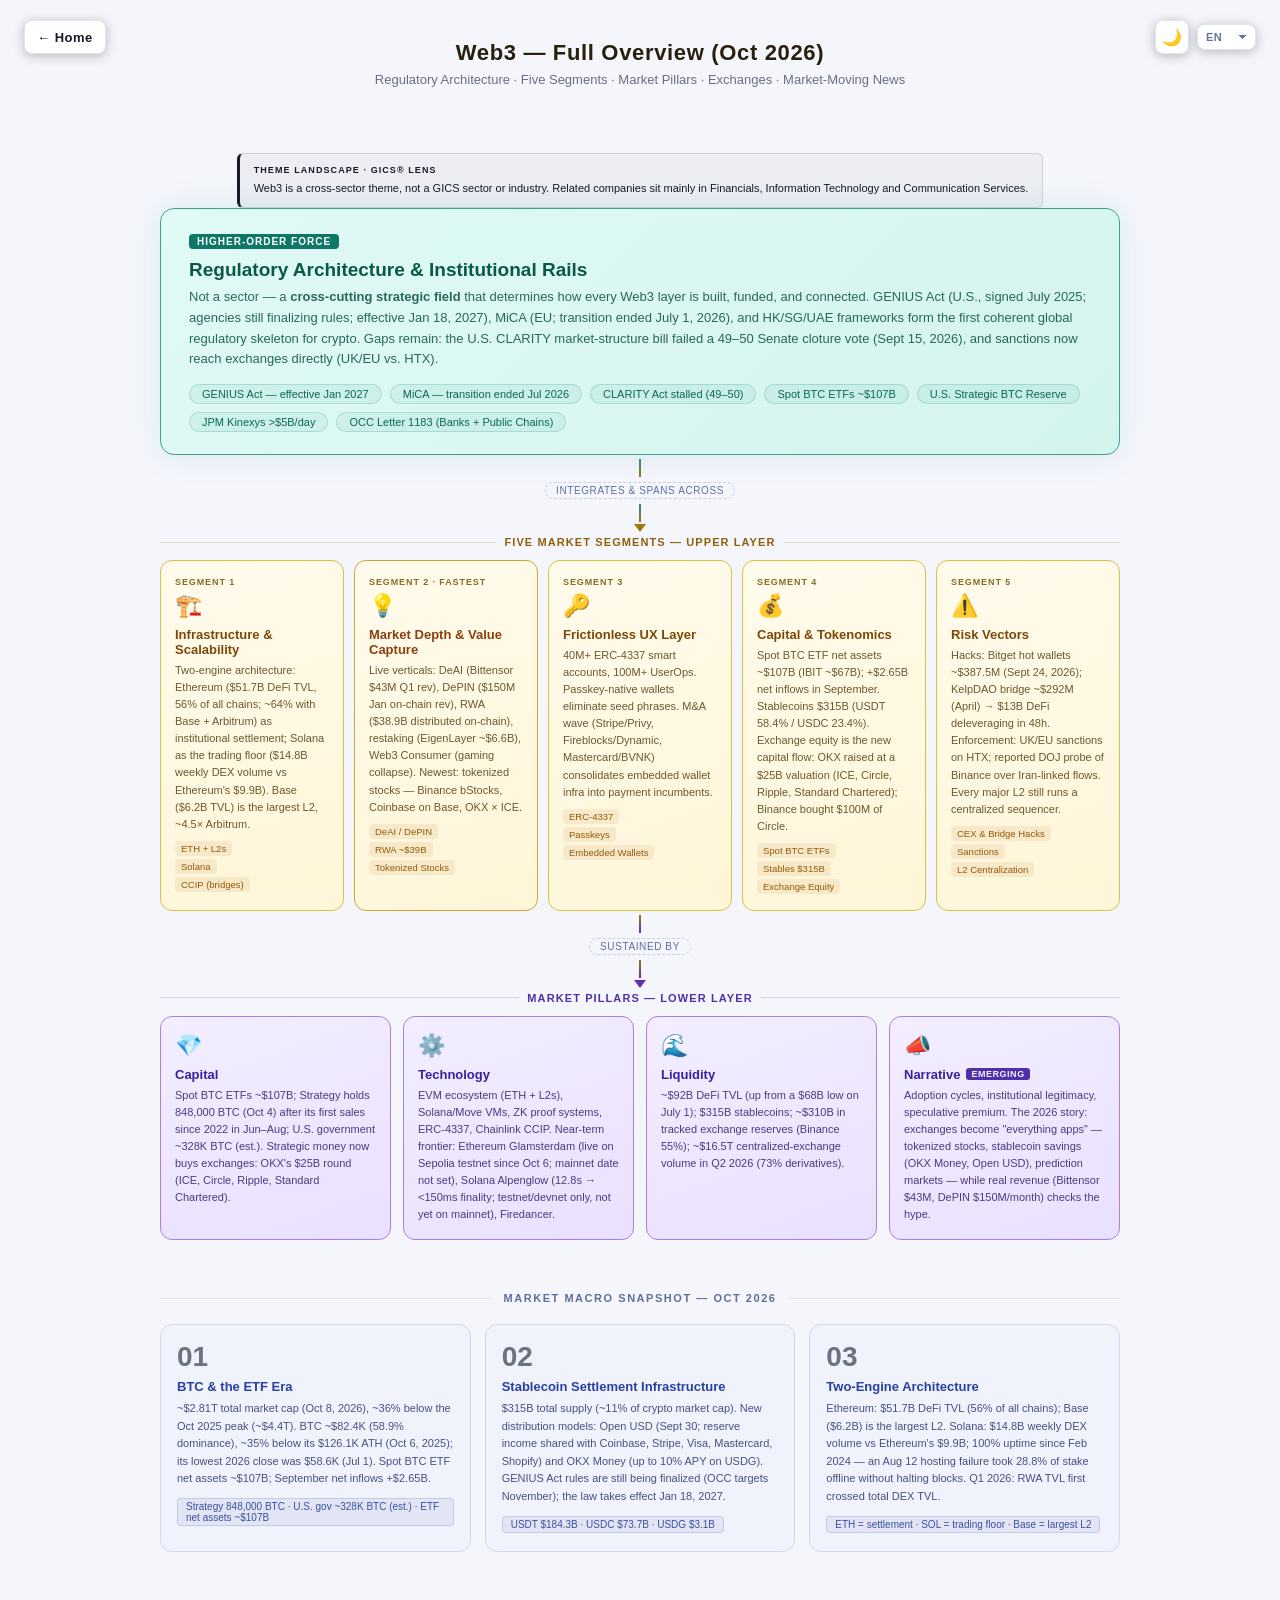
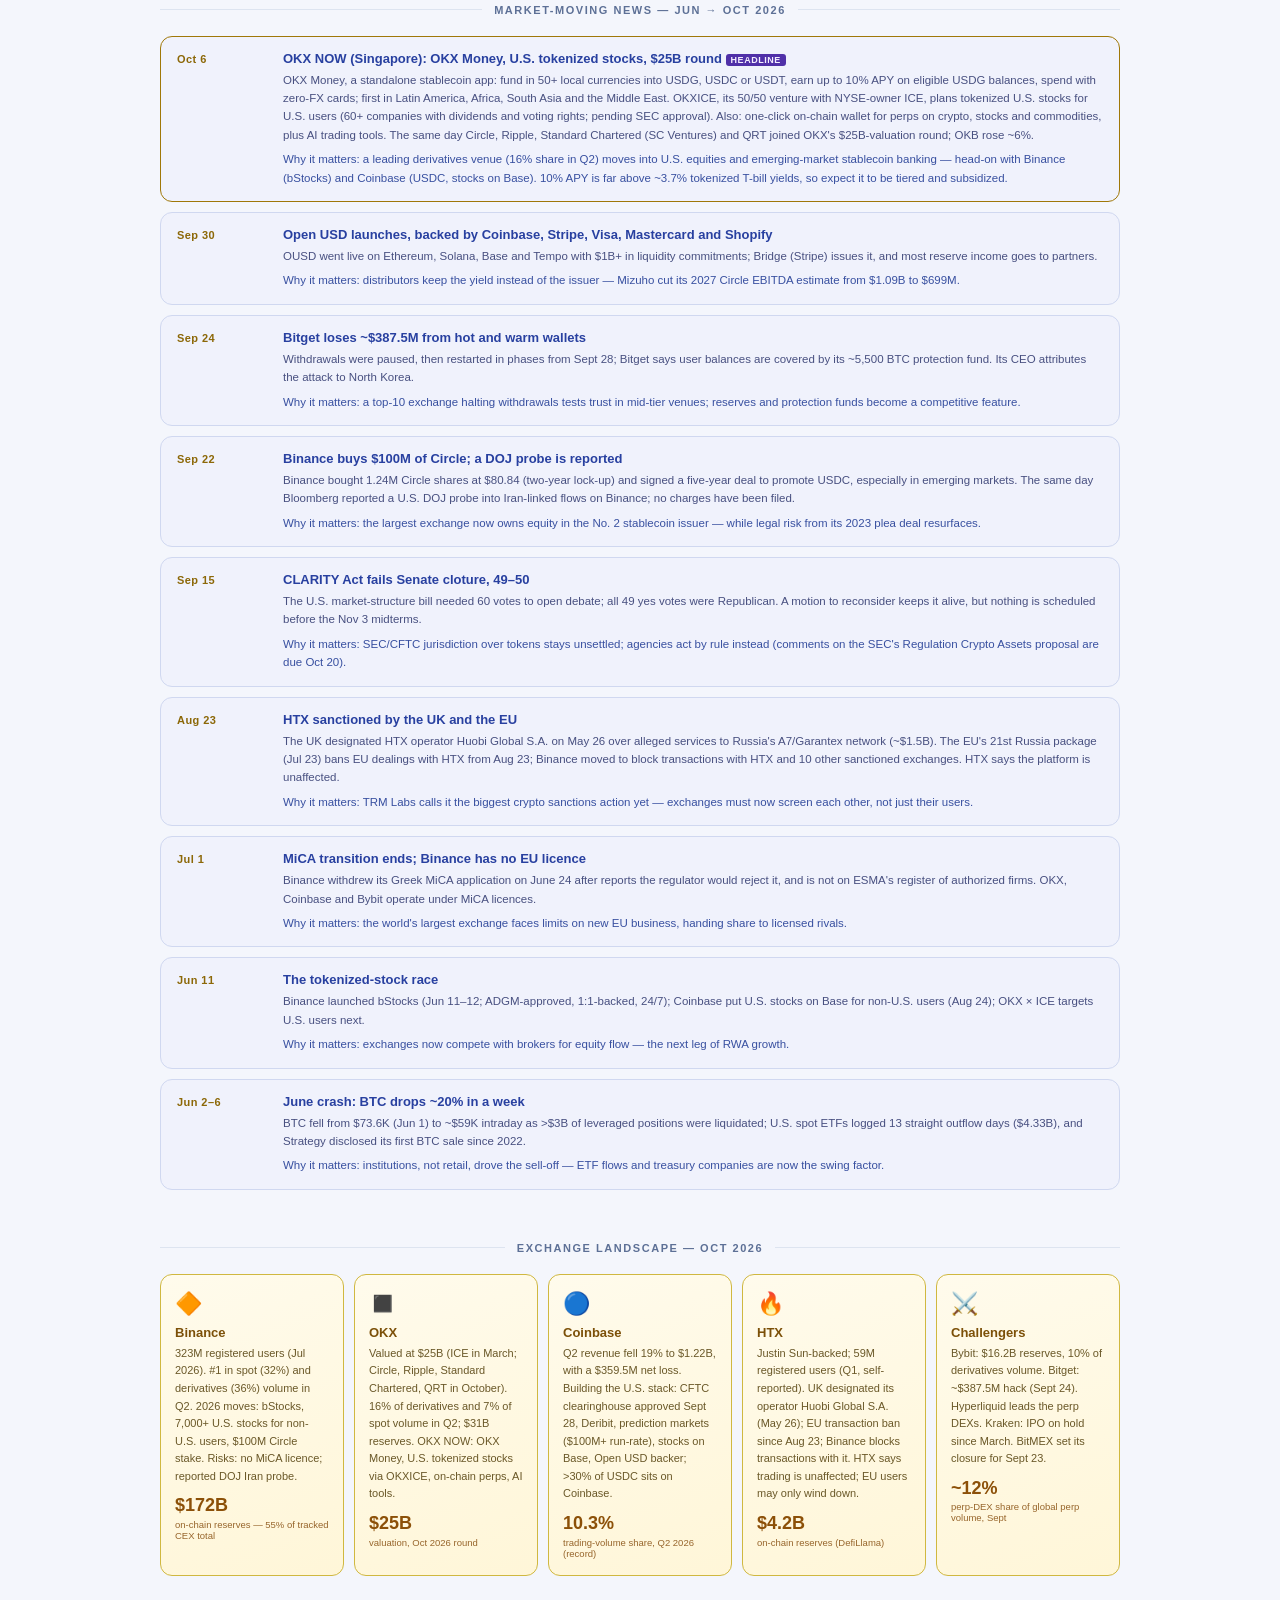
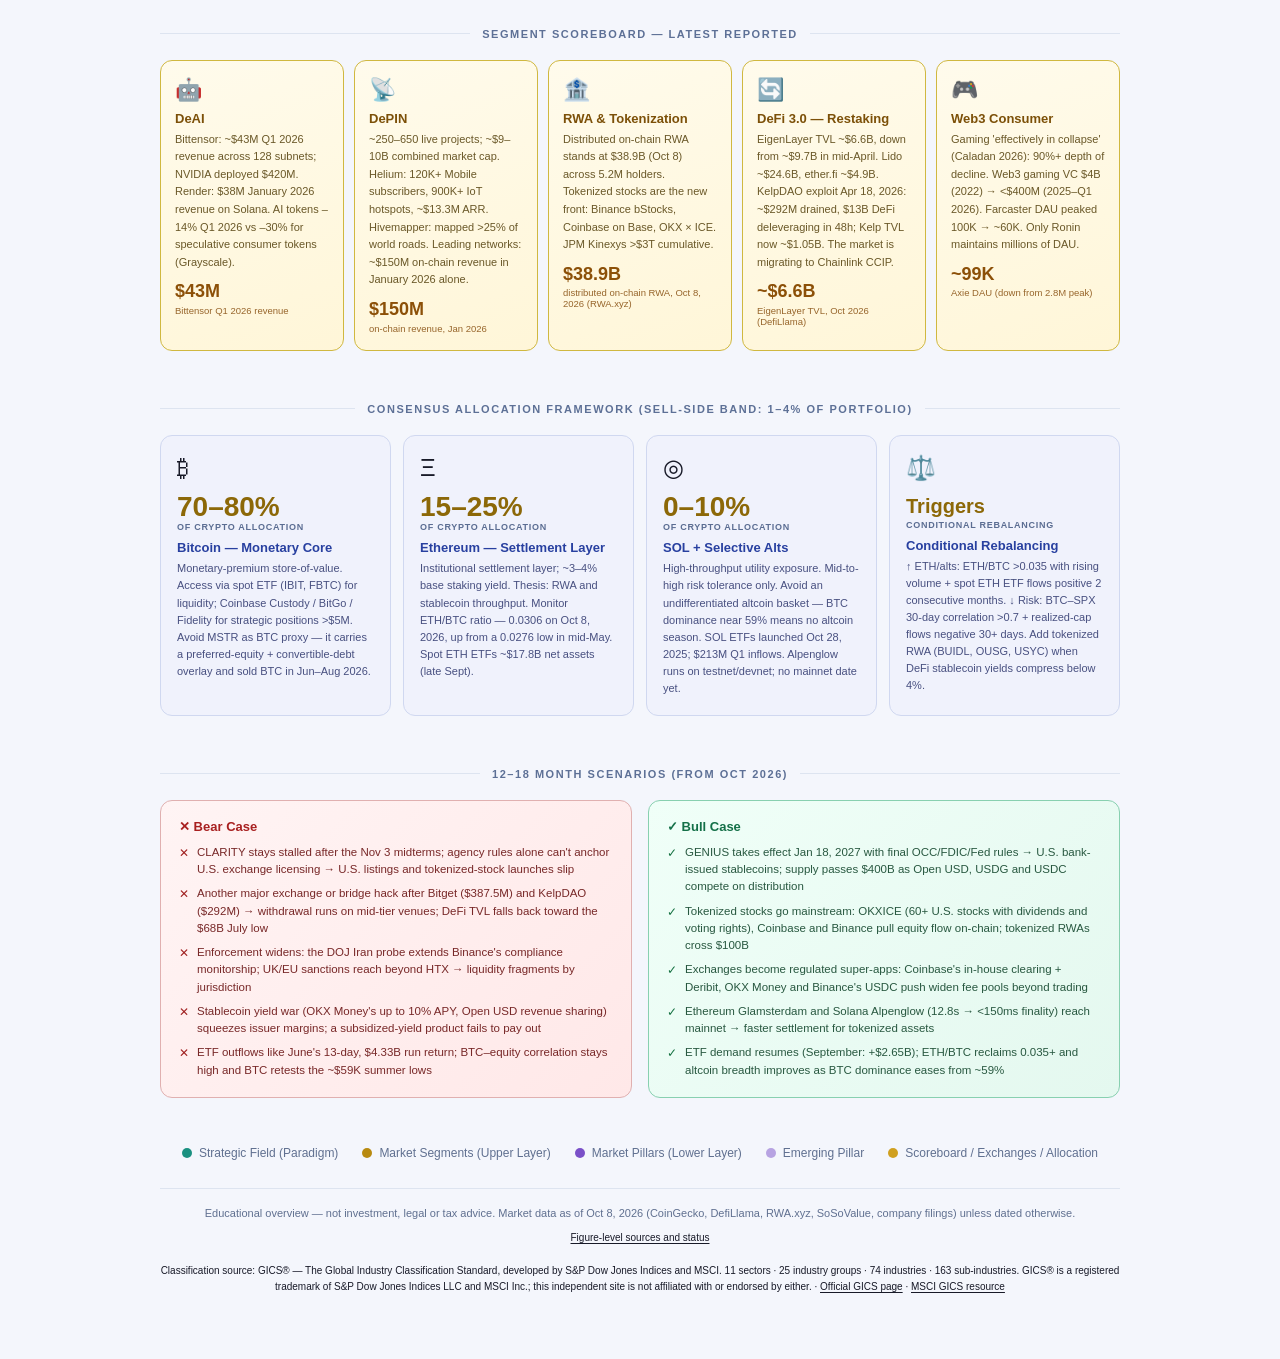
<file: web3-industry-chart.html>
<!DOCTYPE html>
<html lang="en" data-page="web3" data-kind="theme">
<head>
<meta charset="UTF-8">
<meta name="viewport" content="width=device-width, initial-scale=1.0">
<link rel="icon" type="image/png" href="assets/img/logo.png">
<title>Web3 — Full Overview — October 2026</title>
<meta name="description" content="Layered map of Web3 as a cross-sector theme in October 2026: regulatory architecture, five segments, market pillars, the exchange landscape, and the news moving markets.">
<script src="assets/js/boot.js"></script>
<link rel="stylesheet" href="assets/css/pages/web3-industry-chart.css">
<link rel="stylesheet" href="assets/css/gics.css">

</head>
<body>

<!-- Controls -->
<a class="home-link" href="index.html" title="Back to homepage" data-title-en="Back to homepage" data-title-ru="Вернуться на главную страницу" data-title-ar="العودة إلى الصفحة الرئيسية" data-title-zh="返回首页" data-en="← Home" data-ru="← Главная" data-ar="→ الرئيسية" data-zh="← 首页">← Home</a>
<div class="controls">
  <button type="button" class="theme-btn" id="theme-btn" title="Switch theme" aria-label="Switch theme" data-title-en="Switch theme" data-title-ru="Переключить тему" data-title-ar="تبديل المظهر" data-title-zh="切换主题" data-aria-en="Switch theme" data-aria-ru="Переключить тему" data-aria-ar="تبديل المظهر" data-aria-zh="切换主题">🌙</button>
  <div class="lang-toggle" role="group" aria-label="Language" data-aria-en="Language" data-aria-ru="Язык" data-aria-ar="اللغة" data-aria-zh="语言">
                    <select id="lang-select" aria-label="Language" data-aria-en="Language" data-aria-zh="语言" data-aria-ru="Язык" data-aria-ar="اللغة">
                      <option value="en" lang="en">EN</option>
                      <option value="zh" lang="zh-CN">中文</option>
                      <option value="ru" lang="ru">РУ</option>
                      <option value="ar" lang="ar">عربي</option>
                    </select>
                  </div>
</div>

<h1 data-en="Web3 — Full Overview (Oct 2026)" data-ru="Web3 — полный обзор (октябрь 2026)" data-ar="Web3 — نظرة شاملة (أكتوبر 2026)"
    data-zh="Web3 全览（2026年10月）">Web3 — Full Overview (Oct 2026)</h1>
<p class="subtitle"
   data-en="Regulatory Architecture · Five Segments · Market Pillars · Exchanges · Market-Moving News" data-ru="Регуляторная архитектура · Пять сегментов · Рыночные опоры · Биржи · Новости, влияющие на рынок" data-ar="البنية التنظيمية · خمس شرائح · دعائم السوق · البورصات · أخبار مؤثرة في السوق"
   data-zh="监管架构 · 五大赛道 · 市场支柱 · 交易所 · 市场要闻">Regulatory Architecture · Five Segments · Market Pillars · Exchanges · Market-Moving News</p>
<aside class="gics-lens">
  <span class="gics-lens-label" data-en="Theme landscape · GICS® lens" data-zh="主题版图 · GICS® 视角" data-ru="Тематический ландшафт · Разрез GICS®" data-ar="مشهد موضوعي · منظور GICS®">Theme landscape · GICS® lens</span>
  <p class="gics-lens-text" data-en="Web3 is a cross-sector theme, not a GICS sector or industry. Related companies sit mainly in Financials, Information Technology and Communication Services." data-zh="Web3 是跨行业主题，不是 GICS 行业板块或行业。相关公司主要归入金融、信息技术与通信服务。" data-ru="Web3 — межотраслевая тема, а не сектор или отрасль GICS. Связанные компании относятся главным образом к финансам, информационным технологиям и коммуникационным услугам." data-ar="Web3 موضوع متعدد القطاعات وليس قطاعًا أو صناعة في GICS. تندرج الشركات المرتبطة به أساسًا ضمن القطاع المالي وتقنية المعلومات وخدمات الاتصالات.">Web3 is a cross-sector theme, not a GICS sector or industry. Related companies sit mainly in Financials, Information Technology and Communication Services.</p>
</aside>

<div class="chart">

  <!-- ══ REGULATORY ARCHITECTURE (paradigm) ══ -->
  <div class="regulatory">
    <div class="badge" data-en="Higher-Order Force" data-ru="Силы высшего порядка" data-ar="قوة النظام العالي" data-zh="高阶驱动力">Higher-Order Force</div>
    <h2 data-en="Regulatory Architecture &amp; Institutional Rails" data-ru="Нормативная архитектура &amp; Институциональные рельсы" data-ar="البنية التنظيمية &amp; القضبان المؤسسية"
        data-zh="监管架构与机构通道">Regulatory Architecture &amp; Institutional Rails</h2>
    <p data-en="Not a sector — a <strong>cross-cutting strategic field</strong> that determines how every Web3 layer is built, funded, and connected. GENIUS Act (U.S., signed July 2025; agencies still finalizing rules; effective Jan 18, 2027), MiCA (EU; transition ended July 1, 2026), and HK/SG/UAE frameworks form the first coherent global regulatory skeleton for crypto. Gaps remain: the U.S. CLARITY market-structure bill failed a 49–50 Senate cloture vote (Sept 15, 2026), and sanctions now reach exchanges directly (UK/EU vs. HTX)." data-ru="Не сектор — это <strong>сквозная стратегическая область</strong>, которая определяет, как создается, финансируется и подключается каждый уровень Web3. GENIUS Act (U.S., подписано в июле 2025 года; агентства еще дорабатывают правила; вступают в силу 18 января 2027 года), MiCA (EU; переходный период завершился 1 июля 2026 года) и HK/SG/ОАЭ структуры образуют первый согласованный глобальный нормативный скелет для криптовалют. Пробелы остаются: U.S. CLARITY законопроект о рыночной структуре провалился при закрытом голосовании в Сенате 49–50 голосами (15 сентября 2026 г.), и санкции теперь напрямую распространяются на биржи (UK/EU против HTX)." data-ar="ليس قطاعًا - <strong>مجال استراتيجي شامل</strong> يحدد كيفية إنشاء كل طبقة Web3 وتمويلها وربطها. GENIUS Act (U.S.، تم التوقيع عليها في يوليو 2025؛ ولا تزال الوكالات تضع اللمسات النهائية على القواعد؛ اعتبارًا من 18 يناير 2027)، MiCA (EU؛ انتهت الفترة الانتقالية في 1 يوليو 2026)، وHK/SG/الإمارات تشكل الأطر أول هيكل تنظيمي عالمي متماسك للعملات المشفرة. لا تزال هناك فجوات: فشل مشروع قانون هيكل السوق في التصويت بأغلبية 49 صوتًا مقابل 50 في مجلس الشيوخ (15 سبتمبر 2026)، وتصل العقوبات الآن إلى التبادلات مباشرة (UK/EU مقابل HTX)."
       data-zh="并非某一赛道，而是<strong>横跨所有 Web3 层级的战略场域</strong>，决定着每一层级的构建、融资与衔接方式。GENIUS 法案（美国，2025年7月签署；各机构仍在制定细则；2027年1月18日生效）、MiCA（欧盟；过渡期于2026年7月1日结束）以及香港/新加坡/UAE 框架，共同构成首个全球加密监管骨架。缺口仍在：美国 CLARITY 市场结构法案在参议院程序性投票中以49比50未获通过（2026年9月15日）；制裁已直接波及交易所（英国/欧盟制裁 HTX）。">
      Not a sector — a <strong>cross-cutting strategic field</strong> that determines how every Web3 layer is built, funded, and connected. GENIUS Act (U.S., signed July 2025; agencies still finalizing rules; effective Jan 18, 2027), MiCA (EU; transition ended July 1, 2026), and HK/SG/UAE frameworks form the first coherent global regulatory skeleton for crypto. Gaps remain: the U.S. CLARITY market-structure bill failed a 49–50 Senate cloture vote (Sept 15, 2026), and sanctions now reach exchanges directly (UK/EU vs. HTX).
    </p>
    <div class="tags">
      <span class="tag" data-en="GENIUS Act — effective Jan 2027" data-ru="GENIUS Act — вступает в силу с января 2027 г." data-ar="GENIUS Act — اعتبارًا من يناير 2027" data-zh="GENIUS 法案 — 2027年1月生效">GENIUS Act — effective Jan 2027</span>
      <span class="tag" data-en="MiCA — transition ended Jul 2026" data-ru="MiCA — переход завершен в июле 2026 г." data-ar="MiCA — انتهت الفترة الانتقالية في يوليو 2026"      data-zh="MiCA — 过渡期于2026年7月结束">MiCA — transition ended Jul 2026</span>
      <span class="tag" data-en="CLARITY Act stalled (49–50)" data-ru="CLARITY Act застопорилось (49–50)" data-ar="CLARITY Act متوقف (49-50)" data-zh="CLARITY 法案搁浅（49比50）">CLARITY Act stalled (49–50)</span>
      <span class="tag" data-en="Spot BTC ETFs ~$107B" data-ru="Спотовые BTC ETF ~$107 млрд." data-ar="بقعة BTC صناديق الاستثمار المتداولة ~ 107 مليار دولار"       data-zh="现货 BTC ETF 约1070亿美元">Spot BTC ETFs ~$107B</span>
      <span class="tag" data-en="U.S. Strategic BTC Reserve" data-ru="U.S. Стратегический BTC Резерв" data-ar="U.S. احتياطي استراتيجي BTC" data-zh="美国战略比特币储备">U.S. Strategic BTC Reserve</span>
      <span class="tag" data-en="JPM Kinexys &gt;$5B/day" data-ru="JPM Kinexys &gt;$5 млрд/день" data-ar="JPM كينكسيس &gt;5 مليار دولار/اليوم"   data-zh="摩根大通 Kinexys &gt;50亿美元/天">JPM Kinexys &gt;$5B/day</span>
      <span class="tag" data-en="OCC Letter 1183 (Banks + Public Chains)" data-ru="OCC Письмо 1183 (Банки + Публичные сети)" data-ar="OCC الرسالة رقم 1183 (البنوك + السلاسل العامة)" data-zh="OCC 解释函1183（银行可使用公链）">OCC Letter 1183 (Banks + Public Chains)</span>
    </div>
  </div>

  <!-- Connector 1 -->
  <div class="connector">
    <div class="line line-1"></div>
    <div class="connector-label" data-en="integrates &amp; spans across" data-ru="объединяет промежутки &amp; по всем" data-ar="يدمج &amp; يمتد عبر" data-zh="整合并横跨所有赛道">integrates &amp; spans across</div>
    <div class="line line-1"></div>
    <div class="arrow arrow-gold"></div>
  </div>

  <!-- ══ FIVE MARKET SEGMENTS ══ -->
  <div class="section">
    <div class="section-header sectors-header"
         data-en="Five Market Segments — Upper Layer" data-ru="Пять рыночных сегментов — верхний уровень" data-ar="خمس شرائح سوقية — الطبقة العليا"
         data-zh="五大赛道 — 上层">Five Market Segments — Upper Layer</div>
    <div class="cards-5">

      <div class="layer-card">
        <div class="num" data-en="Segment 1" data-ru="Сегмент 1" data-ar="الشريحة 1" data-zh="赛道 1">Segment 1</div>
        <div class="icon">🏗️</div>
        <h3 data-en="Infrastructure &amp; Scalability" data-ru="Инфраструктура &amp; Масштабируемость" data-ar="البنية التحتية &amp; قابلية التوسع" data-zh="基础设施与可扩展性">Infrastructure &amp; Scalability</h3>
        <p data-en="Two-engine architecture: Ethereum ($51.7B DeFi TVL, 56% of all chains; ~64% with Base + Arbitrum) as institutional settlement; Solana as the trading floor ($14.8B weekly DEX volume vs Ethereum's $9.9B). Base ($6.2B TVL) is the largest L2, ~4.5× Arbitrum." data-ru="Двухмоторная архитектура: Ethereum ($51,7 млрд DeFi TVL, 56% всех цепочек; ~64% с Base + Arbitrum) как институциональное урегулирование; Solana в качестве торговой площадки (еженедельный объем DEX $14,8 млрд против $9,9 млрд у Ethereum). Base (6,2 миллиарда долларов TVL) — самый крупный L2, ~4,5× Arbitrum." data-ar="بنية ذات محركين: Ethereum (51.7 مليار دولار DeFi TVL، 56% من جميع السلاسل؛ ~64% مع Base + Arbitrum) كتسوية مؤسسية؛ Solana كقاعة تداول (14.8 مليار دولار حجم DEX أسبوعيًا مقابل 9.9 مليار دولار Ethereum). Base (6.2 مليار دولار TVL) هو الأكبر L2، ~4.5× Arbitrum."
           data-zh="双引擎架构：以太坊（DeFi TVL 517亿美元，占全部公链56%；计入Base与Arbitrum约64%）作为机构结算层；Solana作为交易平台（周DEX交易量148亿美元，以太坊为99亿美元）。Base（TVL 62亿美元）为最大L2，约为Arbitrum的4.5倍。">
          Two-engine architecture: Ethereum ($51.7B DeFi TVL, 56% of all chains; ~64% with Base + Arbitrum) as institutional settlement; Solana as the trading floor ($14.8B weekly DEX volume vs Ethereum's $9.9B). Base ($6.2B TVL) is the largest L2, ~4.5× Arbitrum.
        </p>
        <div class="sub-tags">
          <span class="sub-tag" data-en="ETH + L2s" data-ru="ETH + L2с" data-ar="ETH + L2s"       data-zh="ETH + L2">ETH + L2s</span>
          <span class="sub-tag" data-en="Solana" data-ru="Solana" data-ar="Solana"           data-zh="Solana">Solana</span>
          <span class="sub-tag" data-en="CCIP (bridges)" data-ru="CCIP (мосты)" data-ar="CCIP (الجسور)"  data-zh="CCIP（跨链）">CCIP (bridges)</span>
        </div>
      </div>

      <div class="layer-card hot">
        <div class="num" data-en="Segment 2 · Fastest" data-ru="Сегмент 2 · Самый быстрый" data-ar="الشريحة 2 · الأسرع" data-zh="赛道 2 · 最快增长">Segment 2 · Fastest</div>
        <div class="icon">💡</div>
        <h3 data-en="Market Depth &amp; Value Capture" data-ru="Глубина рынка &amp; Захват стоимости" data-ar="عمق السوق &amp; التقاط القيمة" data-zh="垂直赛道与价值捕获">Market Depth &amp; Value Capture</h3>
        <p data-en="Live verticals: DeAI (Bittensor $43M Q1 rev), DePIN ($150M Jan on-chain rev), RWA ($38.9B distributed on-chain), restaking (EigenLayer ~$6.6B), Web3 Consumer (gaming collapse). Newest: tokenized stocks — Binance bStocks, Coinbase on Base, OKX × ICE." data-ru="Живые вертикали: DeAI (Bittensor, 43 миллиона долларов, Q1 оборот), DePIN (150 миллионов долларов, январский оборот в цепочке), RWA (38,9 миллиарда долларов, распределенных внутри цепочки), рестейкинг (EigenLayer ~ 6,6 миллиарда долларов), Web3 Consumer (игровой коллапс). Новейшие: токенизированные акции — Binance bStocks, Coinbase на Base, OKX × ICE." data-ar="القطاعات المباشرة: DeAI (Bittensor 43 مليون دولار Q1 مراجعة)، DePIN (150 مليون دولار في شهر يناير على السلسلة)، RWA (38.9 مليار دولار موزعة على السلسلة)، إعادة التخزين (EigenLayer ~ 6.6 مليار دولار)، Web3 Consumer (انهيار الألعاب). الأحدث: الأسهم المرمزة — Binance bStocks، Coinbase على Base، OKX × ICE."
           data-zh="活跃垂直赛道：DeAI（Bittensor Q1收入4300万美元）、DePIN（1月链上收入1.5亿美元）、RWA（链上分发资产389亿美元）、再质押（EigenLayer约66亿美元）、Web3消费（游戏崩溃）。最新赛道：代币化股票——币安bStocks、Coinbase（Base链）、OKX × ICE。">
          Live verticals: DeAI (Bittensor $43M Q1 rev), DePIN ($150M Jan on-chain rev), RWA ($38.9B distributed on-chain), restaking (EigenLayer ~$6.6B), Web3 Consumer (gaming collapse). Newest: tokenized stocks — Binance bStocks, Coinbase on Base, OKX × ICE.
        </p>
        <div class="sub-tags">
          <span class="sub-tag" data-en="DeAI / DePIN" data-ru="DeAI / DePIN" data-ar="DeAI / DePIN"    data-zh="DeAI / DePIN">DeAI / DePIN</span>
          <span class="sub-tag" data-en="RWA ~$39B" data-ru="RWA ~39 миллиардов долларов" data-ar="RWA ~ 39 مليار دولار"       data-zh="RWA 约390亿美元">RWA ~$39B</span>
          <span class="sub-tag" data-en="Tokenized Stocks" data-ru="Токенизированные акции" data-ar="الأسهم الرمزية" data-zh="代币化股票">Tokenized Stocks</span>
        </div>
      </div>

      <div class="layer-card">
        <div class="num" data-en="Segment 3" data-ru="Сегмент 3" data-ar="الشريحة 3" data-zh="赛道 3">Segment 3</div>
        <div class="icon">🔑</div>
        <h3 data-en="Frictionless UX Layer" data-ru="Беспрепятственный UX слой" data-ar="طبقة عديمة الاحتكاك UX" data-zh="无摩擦用户体验层">Frictionless UX Layer</h3>
        <p data-en="40M+ ERC-4337 smart accounts, 100M+ UserOps. Passkey-native wallets eliminate seed phrases. M&amp;A wave (Stripe/Privy, Fireblocks/Dynamic, Mastercard/BVNK) consolidates embedded wallet infra into payment incumbents." data-ru="Более 40 миллионов ERC-4337 смарт-аккаунтов, более 100 миллионов пользователей UserOps. Кошельки с ключами доступа исключают начальные фразы. Волна M&amp;A (Stripe/Privy, Fireblocks/Dynamic, Mastercard/BVNK) объединяет встроенный инфраструктурный кошелек в платежных операторов." data-ar="40 مليون+ ERC-4337 حسابات ذكية، 100 مليون+ UserOps. تعمل محافظ مفتاح المرور الأصلية على التخلص من العبارات الأولية. موجة M&amp;A (Stripe/Privy, Fireblocks/Dynamic, Mastercard/BVNK) تعمل على دمج الأشعة تحت الحمراء للمحفظة المضمنة في وظائف الدفع."
           data-zh="4000万以上ERC-4337智能账户，1亿以上UserOps。原生Passkey钱包消除助记词。并购潮（Stripe/Privy、Fireblocks/Dynamic、万事达/BVNK）将嵌入式钱包基础设施整合至支付巨头。">
          40M+ ERC-4337 smart accounts, 100M+ UserOps. Passkey-native wallets eliminate seed phrases. M&amp;A wave (Stripe/Privy, Fireblocks/Dynamic, Mastercard/BVNK) consolidates embedded wallet infra into payment incumbents.
        </p>
        <div class="sub-tags">
          <span class="sub-tag" data-en="ERC-4337" data-ru="ERC-4337" data-ar="ERC-4337"         data-zh="ERC-4337">ERC-4337</span>
          <span class="sub-tag" data-en="Passkeys" data-ru="Ключи доступа" data-ar="مفاتيح المرور"         data-zh="Passkey">Passkeys</span>
          <span class="sub-tag" data-en="Embedded Wallets" data-ru="Встроенные кошельки" data-ar="محافظ مدمجة" data-zh="嵌入式钱包">Embedded Wallets</span>
        </div>
      </div>

      <div class="layer-card">
        <div class="num" data-en="Segment 4" data-ru="Сегмент 4" data-ar="الشريحة 4" data-zh="赛道 4">Segment 4</div>
        <div class="icon">💰</div>
        <h3 data-en="Capital &amp; Tokenomics" data-ru="Капитал &amp; Токеномика" data-ar="رأس المال &amp; الاقتصاد الرمزي" data-zh="资本流动与代币经济">Capital &amp; Tokenomics</h3>
        <p data-en="Spot BTC ETF net assets ~$107B (IBIT ~$67B); +$2.65B net inflows in September. Stablecoins $315B (USDT 58.4% / USDC 23.4%). Exchange equity is the new capital flow: OKX raised at a $25B valuation (ICE, Circle, Ripple, Standard Chartered); Binance bought $100M of Circle." data-ru="Спотовые BTC ETF чистые активы ~ 107 млрд долларов США (IBIT ~ 67 млрд долларов США); +$2,65 млрд чистого притока в сентябре. Стейблкоины $315 млрд (USDT 58,4% / USDC 23,4%). Биржевой капитал — это новый поток капитала: OKX привлечен при оценке в $25 млрд (ICE, Circle, Ripple, Standard Chartered; Binance купил Circle на 100 миллионов долларов." data-ar="صافي الأصول الفورية BTC ETF ~ 107 مليار دولار أمريكي (IBIT ~ 67 مليار دولار أمريكي)؛ + 2.65 مليار دولار صافي التدفقات الداخلة في سبتمبر. العملات المستقرة 315 مليار دولار (USDT 58.4% / USDC 23.4%). حقوق الصرف هي تدفق رأس المال الجديد: OKX تم جمعها بتقييم قدره 25 مليار دولار (ICE، Circle، Ripple، ستاندرد تشارترد)؛ Binance اشترى 100 مليون دولار من Circle."
           data-zh="现货BTC ETF净资产约1070亿美元（IBIT约670亿美元）；9月净流入26.5亿美元。稳定币3150亿美元（USDT 58.4% / USDC 23.4%）。交易所股权成为新的资本流向：OKX以250亿美元估值融资（ICE、Circle、Ripple、渣打）；币安入股Circle 1亿美元。">
          Spot BTC ETF net assets ~$107B (IBIT ~$67B); +$2.65B net inflows in September. Stablecoins $315B (USDT 58.4% / USDC 23.4%). Exchange equity is the new capital flow: OKX raised at a $25B valuation (ICE, Circle, Ripple, Standard Chartered); Binance bought $100M of Circle.
        </p>
        <div class="sub-tags">
          <span class="sub-tag" data-en="Spot BTC ETFs" data-ru="Спотовые BTC ETF" data-ar="بقعة BTC صناديق الاستثمار المتداولة"    data-zh="现货BTC ETF">Spot BTC ETFs</span>
          <span class="sub-tag" data-en="Stables $315B" data-ru="Стейблкоины $315 млрд." data-ar="العملات المستقرة بقيمة 315 مليار دولار"    data-zh="稳定币3150亿">Stables $315B</span>
          <span class="sub-tag" data-en="Exchange Equity" data-ru="Биржевой капитал" data-ar="أسهم البورصة"  data-zh="交易所股权">Exchange Equity</span>
        </div>
      </div>

      <div class="layer-card">
        <div class="num" data-en="Segment 5" data-ru="Сегмент 5" data-ar="الشريحة 5" data-zh="赛道 5">Segment 5</div>
        <div class="icon">⚠️</div>
        <h3 data-en="Risk Vectors" data-ru="Векторы риска" data-ar="ناقلات المخاطر" data-zh="风险向量">Risk Vectors</h3>
        <p data-en="Hacks: Bitget hot wallets ~$387.5M (Sept 24, 2026); KelpDAO bridge ~$292M (April) → $13B DeFi deleveraging in 48h. Enforcement: UK/EU sanctions on HTX; reported DOJ probe of Binance over Iran-linked flows. Every major L2 still runs a centralized sequencer." data-ru="Взломы: горячие кошельки Bitget ~ $387,5 млн (24 сентября 2026 г.); Мост KelpDAO ~ 292 млн долларов США (апрель) → 13 млрд долларов США DeFi сокращение доли заемных средств за 48 часов. Правоприменение: UK/EU санкции в отношении HTX; сообщил DOJ о расследовании Binance потоков, связанных с Ираном. Каждый основной L2 по-прежнему использует централизованный секвенсор." data-ar="الاختراقات: محافظ Bitget الساخنة بقيمة 387.5 مليون دولار تقريبًا (24 سبتمبر 2026)؛ جسر KelpDAO ~ 292 مليون دولار (أبريل) → 13 مليار دولار DeFi تخفيض المديونية في 48 ساعة. التنفيذ: UK/EU عقوبات على HTX؛ تم الإبلاغ عن DOJ تحقيق في Binance بشأن التدفقات المرتبطة بإيران. لا يزال كل تخصص L2 يدير جهاز تسلسل مركزي."
           data-zh="黑客：Bitget热钱包被盗约3.875亿美元（2026年9月24日）；KelpDAO跨链桥约2.92亿美元（4月）→ 48小时内DeFi去杠杆130亿美元。执法：英国/欧盟制裁HTX；据报美国司法部就涉伊朗资金调查币安。所有主要L2仍使用中心化排序器。">
          Hacks: Bitget hot wallets ~$387.5M (Sept 24, 2026); KelpDAO bridge ~$292M (April) → $13B DeFi deleveraging in 48h. Enforcement: UK/EU sanctions on HTX; reported DOJ probe of Binance over Iran-linked flows. Every major L2 still runs a centralized sequencer.
        </p>
        <div class="sub-tags">
          <span class="sub-tag" data-en="CEX &amp; Bridge Hacks" data-ru="Взломы CEX и мостов" data-ar="اختراقات CEX والجسور" data-zh="交易所与跨链桥被盗">CEX &amp; Bridge Hacks</span>
          <span class="sub-tag" data-en="Sanctions" data-ru="Санкции" data-ar="العقوبات"        data-zh="制裁">Sanctions</span>
          <span class="sub-tag" data-en="L2 Centralization" data-ru="L2 Централизация" data-ar="L2 المركزية" data-zh="L2中心化">L2 Centralization</span>
        </div>
      </div>

    </div>
  </div>

  <!-- Connector 2 -->
  <div class="connector">
    <div class="line line-2"></div>
    <div class="connector-label" data-en="sustained by" data-ru="поддерживается" data-ar="مستدامة من قبل" data-zh="由以下支柱支撑">sustained by</div>
    <div class="line line-2"></div>
    <div class="arrow arrow-pur"></div>
  </div>

  <!-- ══ MARKET PILLARS ══ -->
  <div class="section">
    <div class="section-header pillars-header"
         data-en="Market Pillars — Lower Layer" data-ru="Рыночные столпы — нижний уровень" data-ar="ركائز السوق - الطبقة السفلى"
         data-zh="市场支柱 — 下层">Market Pillars — Lower Layer</div>
    <div class="cards-4">

      <div class="pillar-card">
        <div class="icon">💎</div>
        <h3 data-en="Capital" data-ru="Капитал" data-ar="رأس المال" data-zh="资本">Capital</h3>
        <p data-en="Spot BTC ETFs ~$107B; Strategy holds 848,000 BTC (Oct 4) after its first sales since 2022 in Jun–Aug; U.S. government ~328K BTC (est.). Strategic money now buys exchanges: OKX's $25B round (ICE, Circle, Ripple, Standard Chartered)." data-ru="Спотовые BTC ETF ~ $107 млрд; Strategy держит 848 000 BTC (4 октября) после первых продаж с 2022 года в июне – августе; U.S. правительство ~328 тыс. BTC (оценка). Стратегические деньги теперь покупают биржи: раунд OKX на 25 миллиардов долларов (ICE, Circle, Ripple, Standard Chartered)." data-ar="صناديق الاستثمار المتداولة الفورية BTC بقيمة 107 مليار دولار تقريبًا؛ تمتلك الإستراتيجية 848000 BTC (4 أكتوبر) بعد مبيعاتها الأولى منذ عام 2022 في يونيو-أغسطس؛ U.S. الحكومة ~ 328 ألف BTC (تقديريًا). تشتري الأموال الاستراتيجية الآن البورصات: جولة OKX بقيمة 25 مليار دولار (ICE، Circle، Ripple، ستاندرد تشارترد)."
           data-zh="现货BTC ETF约1070亿美元；Strategy持有848,000枚BTC（10月4日），此前于6–8月进行了2022年以来首次出售；美国政府约32.8万枚BTC（估算）。战略资本开始直接入股交易所：OKX 250亿美元估值融资（ICE、Circle、Ripple、渣打）。">
          Spot BTC ETFs ~$107B; Strategy holds 848,000 BTC (Oct 4) after its first sales since 2022 in Jun–Aug; U.S. government ~328K BTC (est.). Strategic money now buys exchanges: OKX's $25B round (ICE, Circle, Ripple, Standard Chartered).
        </p>
      </div>

      <div class="pillar-card">
        <div class="icon">⚙️</div>
        <h3 data-en="Technology" data-ru="Технология" data-ar="التكنولوجيا" data-zh="技术">Technology</h3>
        <p data-en="EVM ecosystem (ETH + L2s), Solana/Move VMs, ZK proof systems, ERC-4337, Chainlink CCIP. Near-term frontier: Ethereum Glamsterdam (live on Sepolia testnet since Oct 6; mainnet date not set), Solana Alpenglow (12.8s → &amp;lt;150ms finality; testnet/devnet only, not yet on mainnet), Firedancer." data-ru="EVM экосистема (ETH + L2), Solana/Перемещение виртуальных машин, ZK системы проверки, ERC-4337, Chainlink CCIP. Ближайшие рубежи: Ethereum Glamsterdam (работает в тестовой сети Sepolia с 6 октября; дата основной сети не установлена), Solana Alpenglow (12,8 с → &amp;lt; финальность 150 мс; только тестовая сеть/девнет, еще не в основной сети), Firedancer." data-ar="EVM النظام البيئي (ETH + L2s)، Solana/Move VMs، ZK أنظمة الإثبات، ERC-4337، Chainlink CCIP. الحدود على المدى القريب: Ethereum Glamsterdam (مباشر على شبكة اختبار Sepolia منذ 6 أكتوبر؛ لم يتم تحديد تاريخ الشبكة الرئيسية)، Solana Alpenglow (12.8 ثانية → &amp;lt؛ 150 مللي ثانية نهائية؛ testnet/devnet فقط، ليس على الشبكة الرئيسية بعد)، Firedancer."
           data-zh="EVM生态（ETH + L2）、Solana/Move虚拟机、ZK证明系统、ERC-4337、Chainlink CCIP。近期前沿：以太坊Glamsterdam升级（10月6日起在Sepolia测试网运行，主网日期未定）、Solana Alpenglow（终局时间12.8秒→150毫秒以内；仅在测试网/开发网运行，尚未上主网）、Firedancer。">
          EVM ecosystem (ETH + L2s), Solana/Move VMs, ZK proof systems, ERC-4337, Chainlink CCIP. Near-term frontier: Ethereum Glamsterdam (live on Sepolia testnet since Oct 6; mainnet date not set), Solana Alpenglow (12.8s → &lt;150ms finality; testnet/devnet only, not yet on mainnet), Firedancer.
        </p>
      </div>

      <div class="pillar-card">
        <div class="icon">🌊</div>
        <h3 data-en="Liquidity" data-ru="Ликвидность" data-ar="السيولة" data-zh="流动性">Liquidity</h3>
        <p data-en="~$92B DeFi TVL (up from a $68B low on July 1); $315B stablecoins; ~$310B in tracked exchange reserves (Binance 55%); ~$16.5T centralized-exchange volume in Q2 2026 (73% derivatives)." data-ru="~92 миллиарда долларов DeFi TVL (по сравнению с минимумом в 68 миллиардов долларов 1 июля); стейблкоины на сумму 315 миллиардов долларов; ~$310 млрд отслеживаемых валютных резервов (Binance 55%); Объем централизованного обмена ~$16,5 трлн в Q2 2026 г. (73% деривативов)." data-ar="~92 مليار دولار DeFi TVL (ارتفاعًا من أدنى مستوى عند 68 مليار دولار في 1 يوليو)؛ عملات مستقرة بقيمة 315 مليار دولار؛ ~310 مليار دولار أمريكي من احتياطيات الصرف المتعقبة (Binance 55%)؛ ~16.5 تريليون دولار حجم التبادل المركزي في Q2 2026 (73% مشتقات)."
           data-zh="DeFi TVL约920亿美元（7月1日低点为680亿美元）；稳定币3150亿美元；可追踪的交易所储备约3100亿美元（币安占55%）；2026年Q2中心化交易所交易量约16.5万亿美元（73%为衍生品）。">
          ~$92B DeFi TVL (up from a $68B low on July 1); $315B stablecoins; ~$310B in tracked exchange reserves (Binance 55%); ~$16.5T centralized-exchange volume in Q2 2026 (73% derivatives).
        </p>
      </div>

      <div class="pillar-card">
        <div class="icon">📣</div>
        <h3>
          <span data-en="Narrative" data-ru="Повествование" data-ar="السرد" data-zh="叙事">Narrative</span>
          <span class="new-badge" data-en="Emerging" data-ru="Новые" data-ar="الناشئة" data-zh="新兴">Emerging</span>
        </h3>
        <p data-en="Adoption cycles, institutional legitimacy, speculative premium. The 2026 story: exchanges become &quot;everything apps&quot; — tokenized stocks, stablecoin savings (OKX Money, Open USD), prediction markets — while real revenue (Bittensor $43M, DePIN $150M/month) checks the hype." data-ru="Циклы принятия, институциональная легитимность, спекулятивная премия. История 2026 года: биржи становятся &quot;всеми приложениями&quot; — токенизированными акциями, сбережениями в стейблкоинах (OKX Money, Open USD), рынками прогнозов — в то время как реальный доход (Bittensor — 43 миллиона долларов, DePIN 150 миллионов долларов в месяц) сдерживает ажиотаж." data-ar="دورات التبني، الشرعية المؤسسية، علاوة المضاربة. قصة عام 2026: أصبحت البورصات &quot;تطبيقات كل شيء&quot; - الأسهم المُرمزة، ومدخرات العملات المستقرة (OKX المال، المفتوحة USD)، وأسواق التنبؤ - في حين أن الإيرادات الحقيقية (Bittensor 43 مليون دولار، DePIN 150 مليون دولار شهريًا) تحقق من الضجيج."
           data-zh="采用周期、机构合法性与投机溢价。2026年的主线：交易所演变为“超级应用”——代币化股票、稳定币储蓄（OKX Money、Open USD）、预测市场——同时真实收入（Bittensor 4300万美元、DePIN每月1.5亿美元）检验着炒作。">
          Adoption cycles, institutional legitimacy, speculative premium. The 2026 story: exchanges become "everything apps" — tokenized stocks, stablecoin savings (OKX Money, Open USD), prediction markets — while real revenue (Bittensor $43M, DePIN $150M/month) checks the hype.
        </p>
      </div>

    </div>
  </div>

</div><!-- end .chart -->


<!-- ══ MARKET MACRO SNAPSHOT ══ -->
<div class="page-section">
  <div class="page-section-title"
       data-en="Market Macro Snapshot — Oct 2026" data-ru="Макро-снимок рынка — октябрь 2026 г." data-ar="لمحة سريعة عن السوق – أكتوبر 2026"
       data-zh="市场宏观快照 — 2026年10月">Market Macro Snapshot — Oct 2026</div>
  <div class="cards-3">

    <div class="force-card">
      <div class="force-num">01</div>
      <h3 data-en="BTC &amp; the ETF Era" data-ru="BTC &amp; эпоха ETF" data-ar="BTC &amp; العصر ETF العصر" data-zh="BTC 与 ETF 时代">BTC &amp; the ETF Era</h3>
      <p data-en="~$2.81T total market cap (Oct 8, 2026), ~36% below the Oct 2025 peak (~$4.4T). BTC ~$82.4K (58.9% dominance), ~35% below its $126.1K ATH (Oct 6, 2025); its lowest 2026 close was $58.6K (Jul 1). Spot BTC ETF net assets ~$107B; September net inflows +$2.65B." data-ru="Общая рыночная капитализация ~ $2,81 трлн (8 октября 2026 г.), что примерно на 36% ниже пика октября 2025 года (~ $4,4 трлн). BTC ~$82,4 тыс. (доминирование 58,9%), что на ~35% ниже $126,1 тыс. ATH (6 октября 2025 г.); его самое низкое закрытие в 2026 году составило $58,6 тыс. (1 июля). Спотовые BTC ETF чистые активы ~ 107 млрд долларов США; Чистый приток в сентябре +2,65 миллиарда долларов." data-ar="~2.81 تريليون دولار أمريكي إجمالي القيمة السوقية (8 أكتوبر 2026)، أقل بنسبة 36% تقريبًا من ذروة أكتوبر 2025 (حوالي 4.4 تريليون دولار أمريكي). BTC ~82.4 ألف دولار أمريكي (58.9% هيمنة)، ~35% أقل من 126.1 ألف دولار أمريكي ATH (6 أكتوبر 2025)؛ كان أدنى إغلاق لعام 2026 هو 58.6 ألف دولار (1 يوليو). صافي الأصول الفورية BTC ETF ~ 107 مليار دولار أمريكي؛ صافي التدفقات الداخلة لشهر سبتمبر +2.65 مليار دولار."
         data-zh="总市值约2.81万亿美元（2026年10月8日），较2025年10月高点（约4.4万亿美元）低约36%。BTC约8.24万美元（市占率58.9%），较历史高点12.61万美元（2025年10月6日）低约35%；2026年最低收盘价为5.86万美元（7月1日）。现货BTC ETF净资产约1070亿美元；9月净流入26.5亿美元。">
        ~$2.81T total market cap (Oct 8, 2026), ~36% below the Oct 2025 peak (~$4.4T). BTC ~$82.4K (58.9% dominance), ~35% below its $126.1K ATH (Oct 6, 2025); its lowest 2026 close was $58.6K (Jul 1). Spot BTC ETF net assets ~$107B; September net inflows +$2.65B.
      </p>
      <span class="stat"
            data-en="Strategy 848,000 BTC · U.S. gov ~328K BTC (est.) · ETF net assets ~$107B" data-ru="Стратегия 848 000 BTC · U.S. правительство ~328 тыс. BTC (оценка) · ETF чистые активы ~107 млрд долларов США" data-ar="الإستراتيجية 848,000 BTC · U.S. حكومة ~ 328 ألف BTC (تقديريًا) · ETF صافي الأصول ~ 107 مليار دولار"
            data-zh="Strategy持有848,000 BTC · 美国政府约32.8万枚BTC（估算） · ETF净资产约1070亿美元">Strategy 848,000 BTC · U.S. gov ~328K BTC (est.) · ETF net assets ~$107B</span>
    </div>

    <div class="force-card">
      <div class="force-num">02</div>
      <h3 data-en="Stablecoin Settlement Infrastructure" data-ru="Инфраструктура расчетов стейблкоинов" data-ar="البنية التحتية لتسوية العملات المستقرة" data-zh="稳定币结算基础设施">Stablecoin Settlement Infrastructure</h3>
      <p data-en="$315B total supply (~11% of crypto market cap). New distribution models: Open USD (Sept 30; reserve income shared with Coinbase, Stripe, Visa, Mastercard, Shopify) and OKX Money (up to 10% APY on USDG). GENIUS Act rules are still being finalized (OCC targets November); the law takes effect Jan 18, 2027." data-ru="Общий объем предложения составляет 315 миллиардов долларов США (~ 11% рыночной капитализации криптовалют). Новые модели распределения: Open USD (30 сентября; резервный доход разделен с Coinbase, Stripe, Visa, Mastercard, Shopify) и OKX Money (до 10% APY на USDG). GENIUS Act правила все еще дорабатываются (OCC планируется на ноябрь); закон вступает в силу 18 января 2027 года." data-ar="إجمالي العرض 315 مليار دولار (حوالي 11% من القيمة السوقية للعملات المشفرة). نماذج توزيع جديدة: مفتوح USD (30 سبتمبر؛ دخل احتياطي مشترك مع Coinbase، Stripe، Visa، Mastercard، Shopify) وOKX المال (حتى 10% APY على USDG). GENIUS Act لا تزال القواعد قيد اللمسات النهائية (OCC تستهدف شهر نوفمبر)؛ يدخل القانون حيز التنفيذ في 18 يناير 2027."
         data-zh="稳定币总供应量3150亿美元（约占加密市值11%）。新的分发模式：Open USD（9月30日上线；储备收益与Coinbase、Stripe、Visa、万事达、Shopify分成）与OKX Money（USDG年化收益最高10%）。GENIUS法案细则仍在制定中（OCC目标11月完成）；法案于2027年1月18日生效。">
        $315B total supply (~11% of crypto market cap). New distribution models: Open USD (Sept 30; reserve income shared with Coinbase, Stripe, Visa, Mastercard, Shopify) and OKX Money (up to 10% APY on USDG). GENIUS Act rules are still being finalized (OCC targets November); the law takes effect Jan 18, 2027.
      </p>
      <span class="stat"
            data-en="USDT $184.3B · USDC $73.7B · USDG $3.1B" data-ru="USDT 184,3 миллиарда долларов · USDC 73,7 миллиарда долларов · USDG 3,1 миллиарда долларов" data-ar="USDT 184.3 مليار دولار · USDC 73.7 مليار دولار · USDG 3.1 مليار دولار"
            data-zh="USDT 1843亿美元 · USDC 737亿美元 · USDG 31亿美元">USDT $184.3B · USDC $73.7B · USDG $3.1B</span>
    </div>

    <div class="force-card">
      <div class="force-num">03</div>
      <h3 data-en="Two-Engine Architecture" data-ru="Двухмоторная архитектура" data-ar="بنية بمحركين" data-zh="双引擎架构">Two-Engine Architecture</h3>
      <p data-en="Ethereum: $51.7B DeFi TVL (56% of all chains); Base ($6.2B) is the largest L2. Solana: $14.8B weekly DEX volume vs Ethereum's $9.9B; 100% uptime since Feb 2024 — an Aug 12 hosting failure took 28.8% of stake offline without halting blocks. Q1 2026: RWA TVL first crossed total DEX TVL." data-ru="Ethereum: 51,7 млрд долларов США DeFi TVL (56% всех цепочек); Base (6,2 млрд долларов США) является крупнейшим L2. Solana: еженедельный объем DEX $14,8 млрд против $9,9 млрд у Ethereum; 100% время безотказной работы с февраля 2024 года — из-за сбоя хостинга 12 августа 28,8% ставок были отключены от сети без остановки блоков. Q1 2026: RWA TVL впервые пересек тотал DEX TVL." data-ar="Ethereum: 51.7 مليار دولار DeFi TVL (56% من جميع السلاسل)؛ Base (6.2 مليار دولار) هو الأكبر L2. Solana: 14.8 مليار دولار حجم DEX أسبوعيًا مقابل 9.9 مليار دولار Ethereum؛ وقت تشغيل بنسبة 100% منذ فبراير 2024 - أدى فشل الاستضافة في 12 أغسطس إلى سلب 28.8% من الحصة في وضع عدم الاتصال دون إيقاف عمليات الحظر. Q1 2026: RWA TVL أول من عبر المجموع DEX TVL."
         data-zh="以太坊：DeFi TVL 517亿美元（占全部公链56%）；Base（62亿美元）为最大L2。Solana：周DEX交易量148亿美元，以太坊为99亿美元；自2024年2月以来保持100%在线——8月12日托管服务商故障使28.8%的质押离线，但出块未中断。2026年Q1：RWA TVL首次超越DEX TVL总量。">
        Ethereum: $51.7B DeFi TVL (56% of all chains); Base ($6.2B) is the largest L2. Solana: $14.8B weekly DEX volume vs Ethereum's $9.9B; 100% uptime since Feb 2024 — an Aug 12 hosting failure took 28.8% of stake offline without halting blocks. Q1 2026: RWA TVL first crossed total DEX TVL.
      </p>
      <span class="stat"
            data-en="ETH = settlement · SOL = trading floor · Base = largest L2" data-ru="ETH = расчеты · SOL = торговая площадка · Base = крупнейший L2" data-ar="ETH = التسوية · SOL = قاعة التداول · Base = الأكبر L2"
            data-zh="ETH = 结算层 · SOL = 交易平台 · Base = 最大L2">ETH = settlement · SOL = trading floor · Base = largest L2</span>
    </div>

  </div>
</div>


<!-- ══ MARKET-MOVING NEWS ══ -->
<div class="page-section">
  <div class="page-section-title"
       data-en="Market-Moving News — Jun → Oct 2026" data-ru="Новости, меняющие рынок — июнь → октябрь 2026 г." data-ar="الأخبار المؤثرة على السوق — يونيو → أكتوبر 2026"
       data-zh="市场要闻 — 2026年6月至10月">Market-Moving News — Jun → Oct 2026</div>
  <div class="news-list">

    <div class="news-item headline">
      <div class="news-date" data-en="Oct 6" data-ru="6 октября" data-ar="6 أكتوبر" data-zh="10月6日">Oct 6</div>
      <div>
        <h3><span data-en="OKX NOW (Singapore): OKX Money, U.S. tokenized stocks, $25B round" data-ru="OKX NOW (Сингапур): OKX Деньги, U.S. токенизированные акции, раунд на 25 миллиардов долларов" data-ar="OKX NOW (سنغافورة): OKX أموال، U.S. أسهم رمزية، جولة بقيمة 25 مليار دولار" data-zh="OKX NOW（新加坡）：OKX Money、面向美国的代币化股票、250亿美元估值融资">OKX NOW (Singapore): OKX Money, U.S. tokenized stocks, $25B round</span> <span class="new-badge" data-en="Headline" data-ru="Заголовок" data-ar="العنوان" data-zh="头条">Headline</span></h3>
        <p data-en="OKX Money, a standalone stablecoin app: fund in 50+ local currencies into USDG, USDC or USDT, earn up to 10% APY on eligible USDG balances, spend with zero-FX cards; first in Latin America, Africa, South Asia and the Middle East. OKXICE, its 50/50 venture with NYSE-owner ICE, plans tokenized U.S. stocks for U.S. users (60+ companies with dividends and voting rights; pending SEC approval). Also: one-click on-chain wallet for perps on crypto, stocks and commodities, plus AI trading tools. The same day Circle, Ripple, Standard Chartered (SC Ventures) and QRT joined OKX's $25B-valuation round; OKB rose ~6%." data-ru="OKX Деньги, автономное приложение для стабильных монет: вносите средства в более чем 50 местных валютах в USDG, USDC или USDT, зарабатывайте до 10% APY на соответствующих балансах USDG и тратьте с помощью карт с нулевым значением FX; сначала в Латинской Америке, Африке, Южной Азии и на Ближнем Востоке. OKXICE, его предприятие с долей 50/50 с NYSE-владельцем ICE планирует токенизировать U.S. акции для U.S. пользователей (более 60 компаний с дивидендами и правом голоса; ожидается одобрение SEC). А также: цепной кошелек для преступников, работающих в криптовалюте, акциях и сырьевых товарах, в один клик, а также AI торговые инструменты. В тот же день Circle, Ripple, Standard Chartered (SC Ventures) и QRT присоединились к раунду оценки OKX на сумму 25 миллиардов долларов; OKB выросли примерно на 6%." data-ar="OKX Money، وهو تطبيق مستقل للعملات المستقرة: قم بالتمويل بأكثر من 50 عملة محلية في USDG أو USDC أو USDT، واكسب ما يصل إلى 10% APY على أرصدة USDG المؤهلة، وأنفق ببطاقات صفر FX؛ أولاً في أمريكا اللاتينية وأفريقيا وجنوب آسيا والشرق الأوسط. OKXICE، مشروعها بنسبة 50/50 مع NYSE المالك ICE، يخطط لأسهم U.S. رمزية لـ U.S. المستخدمين (أكثر من 60 شركة ذات أرباح وحقوق تصويت؛ في انتظار موافقة SEC). أيضًا: محفظة على السلسلة بنقرة واحدة للخسائر في العملات المشفرة والأسهم والسلع، بالإضافة إلى AI أدوات التداول. في نفس اليوم، انضم Circle وRipple وStandard Chartered (SC Ventures) وQRT إلى جولة تقييم OKX بقيمة 25 مليار دولار أمريكي؛ OKB ارتفع ~6%."
           data-zh="OKX Money——独立的稳定币应用：可用50多种本地货币入金并兑换为USDG、USDC或USDT，符合条件的USDG余额年化收益最高10%，零汇率加价卡片消费；率先上线拉美、非洲、南亚与中东。OKXICE（与纽交所母公司ICE各持50%的合资公司）计划向美国用户提供代币化美股（首批60余家公司，保留分红与投票权；待SEC批准）。此外：一键开通链上钱包交易加密、股票与大宗商品永续合约，以及AI交易工具。同日，Circle、Ripple、渣打（SC Ventures）与QRT加入OKX 250亿美元估值融资；OKB上涨约6%。">OKX Money, a standalone stablecoin app: fund in 50+ local currencies into USDG, USDC or USDT, earn up to 10% APY on eligible USDG balances, spend with zero-FX cards; first in Latin America, Africa, South Asia and the Middle East. OKXICE, its 50/50 venture with NYSE-owner ICE, plans tokenized U.S. stocks for U.S. users (60+ companies with dividends and voting rights; pending SEC approval). Also: one-click on-chain wallet for perps on crypto, stocks and commodities, plus AI trading tools. The same day Circle, Ripple, Standard Chartered (SC Ventures) and QRT joined OKX's $25B-valuation round; OKB rose ~6%.</p>
        <p class="why" data-en="Why it matters: a leading derivatives venue (16% share in Q2) moves into U.S. equities and emerging-market stablecoin banking — head-on with Binance (bStocks) and Coinbase (USDC, stocks on Base). 10% APY is far above ~3.7% tokenized T-bill yields, so expect it to be tiered and subsidized." data-ru="Почему это важно: ведущая площадка по деривативам (16% доля в Q2) переходит в U.S. акции и банковские операции со стейблкоинами на развивающихся рынках — в лоб с Binance (bStocks) и Coinbase (USDC, акциями на Base). 10% APY намного превышает доходность токенизированных T- векселей примерно в 3,7%, поэтому ожидайте, что они будут многоуровневыми и субсидируемыми." data-ar="لماذا يهم: مكان رائد للمشتقات المالية (حصة 16% في Q2) ينتقل إلى U.S. الأسهم والخدمات المصرفية بالعملات المستقرة في الأسواق الناشئة - وجهاً لوجه مع Binance (bStocks) و Coinbase (USDC، الأسهم في Base). 10% APY أعلى بكثير من ~ 3.7% من عائدات الفواتير T-، لذا توقع أن تكون متدرجة ومدعومة."
           data-zh="影响：一家头部衍生品平台（Q2份额16%）进军美股与新兴市场稳定币银行业务——与币安（bStocks）和Coinbase（USDC、Base链股票）正面竞争。10%年化远高于代币化美债约3.7%的收益率，预计为分级且带补贴的收益。">Why it matters: a leading derivatives venue (16% share in Q2) moves into U.S. equities and emerging-market stablecoin banking — head-on with Binance (bStocks) and Coinbase (USDC, stocks on Base). 10% APY is far above ~3.7% tokenized T-bill yields, so expect it to be tiered and subsidized.</p>
      </div>
    </div>

    <div class="news-item">
      <div class="news-date" data-en="Sep 30" data-ru="30 сентября" data-ar="30 سبتمبر" data-zh="9月30日">Sep 30</div>
      <div>
        <h3 data-en="Open USD launches, backed by Coinbase, Stripe, Visa, Mastercard and Shopify" data-ru="Открытый запуск USD при поддержке Coinbase, Stripe, Visa, Mastercard и Shopify" data-ar="إطلاق USD مفتوح، مدعومًا بـ Coinbase، Stripe، Visa، Mastercard وShopify" data-zh="Open USD上线，由Coinbase、Stripe、Visa、万事达与Shopify支持">Open USD launches, backed by Coinbase, Stripe, Visa, Mastercard and Shopify</h3>
        <p data-en="OUSD went live on Ethereum, Solana, Base and Tempo with $1B+ in liquidity commitments; Bridge (Stripe) issues it, and most reserve income goes to partners." data-ru="OUSD был запущен на Ethereum, Solana, Base и Tempo с обязательствами по ликвидности на сумму более $1 млрд; Его выпускает Bridge (Stripe), и большая часть резервного дохода уходит партнерам." data-ar="تم إطلاق OUSD على Ethereum، Solana، Base وTempo مع التزامات سيولة تزيد عن 1 مليار دولار أمريكي؛ يقوم بريدج (Stripe) بإصداره، ويذهب معظم الدخل الاحتياطي إلى الشركاء."
           data-zh="OUSD在以太坊、Solana、Base与Tempo上线，流动性承诺超10亿美元；由Bridge（Stripe旗下）发行，大部分储备收益归合作方。">OUSD went live on Ethereum, Solana, Base and Tempo with $1B+ in liquidity commitments; Bridge (Stripe) issues it, and most reserve income goes to partners.</p>
        <p class="why" data-en="Why it matters: distributors keep the yield instead of the issuer — Mizuho cut its 2027 Circle EBITDA estimate from $1.09B to $699M." data-ru="Почему это важно: доходность удерживают дистрибьюторы, а не эмитент — Mizuho снизила оценку на 2027 год Circle EBITDA с $1,09 млрд до $699 млн." data-ar="سبب أهمية ذلك: يحتفظ الموزعون بالعائد بدلاً من المصدر - خفضت Mizuho تقديراتها لعام 2027 Circle EBITDA من 1.09 مليار دولار إلى 699 مليون دولار."
           data-zh="影响：收益归分发方而非发行方——瑞穗将Circle 2027年EBITDA预测从10.9亿美元下调至6.99亿美元。">Why it matters: distributors keep the yield instead of the issuer — Mizuho cut its 2027 Circle EBITDA estimate from $1.09B to $699M.</p>
      </div>
    </div>

    <div class="news-item">
      <div class="news-date" data-en="Sep 24" data-ru="24 сентября" data-ar="24 سبتمبر" data-zh="9月24日">Sep 24</div>
      <div>
        <h3 data-en="Bitget loses ~$387.5M from hot and warm wallets" data-ru="Bitget теряет около $387,5 млн на горячих и теплых кошельках" data-ar="تخسر Bitget ما يقرب من 387.5 مليون دولار من المحافظ الساخنة والدافئة" data-zh="Bitget热钱包与温钱包被盗约3.875亿美元">Bitget loses ~$387.5M from hot and warm wallets</h3>
        <p data-en="Withdrawals were paused, then restarted in phases from Sept 28; Bitget says user balances are covered by its ~5,500 BTC protection fund. Its CEO attributes the attack to North Korea." data-ru="Вывод средств был приостановлен, а затем поэтапно возобновлен с 28 сентября; Bitget сообщает, что балансы пользователей покрываются его фондом защиты в размере ~5500 BTC. CEO приписывает нападение Северной Корее." data-ar="وتم إيقاف عمليات السحب مؤقتًا، ثم استؤنفت على مراحل اعتبارًا من 28 سبتمبر/أيلول؛ تقول Bitget أن أرصدة المستخدمين مغطاة بصندوق الحماية الذي يبلغ حوالي 5500 BTC الخاص بها. وتنسب CEO الهجوم إلى كوريا الشمالية."
           data-zh="提现一度暂停，9月28日起分阶段恢复；Bitget称用户余额由约5,500枚BTC的保护基金覆盖。其CEO将攻击归因于朝鲜。">Withdrawals were paused, then restarted in phases from Sept 28; Bitget says user balances are covered by its ~5,500 BTC protection fund. Its CEO attributes the attack to North Korea.</p>
        <p class="why" data-en="Why it matters: a top-10 exchange halting withdrawals tests trust in mid-tier venues; reserves and protection funds become a competitive feature." data-ru="Почему это важно: биржа из топ-10, останавливающая вывод средств, проверяет доверие к площадкам среднего уровня; резервы и защитные фонды становятся конкурентной особенностью." data-ar="لماذا يهم: أعلى 10 بورصات توقف عمليات السحب تختبر الثقة في الأماكن المتوسطة المستوى؛ تصبح الاحتياطيات وصناديق الحماية ميزة تنافسية."
           data-zh="影响：头部十大交易所暂停提现，考验市场对中型平台的信任；储备与保护基金成为竞争要素。">Why it matters: a top-10 exchange halting withdrawals tests trust in mid-tier venues; reserves and protection funds become a competitive feature.</p>
      </div>
    </div>

    <div class="news-item">
      <div class="news-date" data-en="Sep 22" data-ru="22 сентября" data-ar="22 سبتمبر" data-zh="9月22日">Sep 22</div>
      <div>
        <h3 data-en="Binance buys $100M of Circle; a DOJ probe is reported" data-ru="Binance покупает Circle на 100 миллионов долларов; сообщается о зонде DOJ" data-ar="Binance يشتري 100 مليون دولار من Circle؛ تم الإبلاغ عن مسبار DOJ" data-zh="币安入股Circle 1亿美元；同日传出美国司法部调查">Binance buys $100M of Circle; a DOJ probe is reported</h3>
        <p data-en="Binance bought 1.24M Circle shares at $80.84 (two-year lock-up) and signed a five-year deal to promote USDC, especially in emerging markets. The same day Bloomberg reported a U.S. DOJ probe into Iran-linked flows on Binance; no charges have been filed." data-ru="Binance купил 1,24 млн Circle акций по цене $80,84 (двухлетняя блокировка) и подписал пятилетний контракт на продвижение USDC, особенно на развивающихся рынках. В тот же день Bloomberg сообщил о U.S. DOJ расследовании связанных с Ираном потоков на Binance; никаких обвинений предъявлено не было." data-ar="Binance اشترى 1.24 مليون Circle من الأسهم بسعر 80.84 دولارًا أمريكيًا (حجز لمدة عامين) ووقع عقدًا مدته خمس سنوات للترويج لـ USDC، خاصة في الأسواق الناشئة. وفي نفس اليوم أعلنت بلومبرج عن U.S. DOJ تحقيق في التدفقات المرتبطة بإيران على Binance؛ لم يتم تقديم أي اتهامات."
           data-zh="币安以每股80.84美元买入124万股Circle股票（锁定两年），并签署为期五年的USDC推广协议，重点面向新兴市场。同日彭博社报道美国司法部调查币安上涉伊朗资金流动；目前尚无指控。">Binance bought 1.24M Circle shares at $80.84 (two-year lock-up) and signed a five-year deal to promote USDC, especially in emerging markets. The same day Bloomberg reported a U.S. DOJ probe into Iran-linked flows on Binance; no charges have been filed.</p>
        <p class="why" data-en="Why it matters: the largest exchange now owns equity in the No. 2 stablecoin issuer — while legal risk from its 2023 plea deal resurfaces." data-ru="Почему это важно: крупнейшая биржа теперь владеет акциями эмитента стейблкоинов №2, в то время как юридический риск, связанный со сделкой о признании вины в 2023 году, снова всплывает на поверхность." data-ar="سبب أهميتها: تمتلك أكبر بورصة الآن أسهمًا في ثاني مصدر للعملة المستقرة - بينما تعود المخاطر القانونية الناجمة عن صفقة الإقرار بالذنب لعام 2023 إلى الظهور."
           data-zh="影响：最大交易所持有第二大稳定币发行方股权——同时其2023年认罪协议带来的法律风险再度浮现。">Why it matters: the largest exchange now owns equity in the No. 2 stablecoin issuer — while legal risk from its 2023 plea deal resurfaces.</p>
      </div>
    </div>

    <div class="news-item">
      <div class="news-date" data-en="Sep 15" data-ru="15 сентября" data-ar="15 سبتمبر" data-zh="9月15日">Sep 15</div>
      <div>
        <h3 data-en="CLARITY Act fails Senate cloture, 49–50" data-ru="CLARITY Act не удалось закрыть Сенат, 49–50" data-ar="CLARITY Act فشل في جلسة مجلس الشيوخ، 49-50" data-zh="CLARITY法案参议院程序性投票以49比50失败">CLARITY Act fails Senate cloture, 49–50</h3>
        <p data-en="The U.S. market-structure bill needed 60 votes to open debate; all 49 yes votes were Republican. A motion to reconsider keeps it alive, but nothing is scheduled before the Nov 3 midterms." data-ru="Законопроекту о U.S. рыночной структуре требовалось 60 голосов, чтобы начать дебаты; все 49 голосов «за» были республиканцами. Предложение о пересмотре сохраняет его в силе, но до промежуточных выборов 3 ноября ничего не запланировано." data-ar="U.S. احتاج مشروع قانون هيكل السوق إلى 60 صوتًا لفتح النقاش؛ جميع الأصوات الـ 49 بنعم كانت من الجمهوريين. إن اقتراح إعادة النظر يبقيه على قيد الحياة، ولكن لا يوجد جدول زمني قبل الانتخابات النصفية في 3 نوفمبر."
           data-zh="这项美国市场结构法案需要60票才能开启辩论；49张赞成票全部来自共和党。复议动议使其仍有机会，但11月3日中期选举前未安排新的投票。">The U.S. market-structure bill needed 60 votes to open debate; all 49 yes votes were Republican. A motion to reconsider keeps it alive, but nothing is scheduled before the Nov 3 midterms.</p>
        <p class="why" data-en="Why it matters: SEC/CFTC jurisdiction over tokens stays unsettled; agencies act by rule instead (comments on the SEC's Regulation Crypto Assets proposal are due Oct 20)." data-ru="Почему это важно: SEC/CFTC юрисдикция в отношении токенов остается нерешенной; Вместо этого агентства действуют по правилам (комментарии к предложению SEC по регулированию криптоактивов должны быть поданы 20 октября)." data-ar="سبب أهميتها: SEC/CFTC لا تزال الولاية القضائية على الرموز المميزة غير مستقرة؛ تتصرف الوكالات وفقًا للقاعدة بدلاً من ذلك (من المقرر التعليقات على مقترح تنظيم الأصول المشفرة SEC في 20 أكتوبر)."
           data-zh="影响：SEC与CFTC对代币的管辖权仍未厘清；监管机构转而通过规则推进（SEC“加密资产监管规则”提案意见征询截止10月20日）。">Why it matters: SEC/CFTC jurisdiction over tokens stays unsettled; agencies act by rule instead (comments on the SEC's Regulation Crypto Assets proposal are due Oct 20).</p>
      </div>
    </div>

    <div class="news-item">
      <div class="news-date" data-en="Aug 23" data-ru="23 августа" data-ar="23 أغسطس" data-zh="8月23日">Aug 23</div>
      <div>
        <h3 data-en="HTX sanctioned by the UK and the EU" data-ru="HTX санкционировано UK и EU" data-ar="HTX تمت المصادقة عليه من قبل UK وEU" data-zh="HTX遭英国与欧盟制裁">HTX sanctioned by the UK and the EU</h3>
        <p data-en="The UK designated HTX operator Huobi Global S.A. on May 26 over alleged services to Russia's A7/Garantex network (~$1.5B). The EU's 21st Russia package (Jul 23) bans EU dealings with HTX from Aug 23; Binance moved to block transactions with HTX and 10 other sanctioned exchanges. HTX says the platform is unaffected." data-ru="UK обозначил HTX оператора Huobi Global S.A. 26 мая по поводу предполагаемых услуг российской A7/сети Garantex (около 1,5 млрд долларов США). 21-й пакет EU по России (23 июля) запрещает EU сделки с HTX с 23 августа; Binance перешел к блокировке транзакций с HTX и 10 другими санкционированными биржами. HTX сообщает, что платформа не затронута." data-ar="UK المشغل المعين HTX Huobi Global S.A. في 26 مايو بشأن الخدمات المزعومة لشبكة Garantex الروسية A7/ (~ 1.5 مليار دولار). تحظر حزمة EU روسيا الحادية والعشرون (23 يوليو) التعامل مع EU اعتبارًا من 23 أغسطس؛ تم نقل Binance لمنع المعاملات مع HTX و10 بورصات أخرى خاضعة للعقوبات. HTX يقول أن النظام الأساسي لم يتأثر."
           data-zh="英国于5月26日将HTX运营方Huobi Global S.A.列入制裁名单，指其为俄罗斯A7/Garantex网络提供服务（约15亿美元）。欧盟第21轮对俄制裁（7月23日）自8月23日起禁止欧盟主体与HTX交易；币安着手屏蔽与HTX及另外10家受制裁交易所的交易。HTX称平台运营未受影响。">The UK designated HTX operator Huobi Global S.A. on May 26 over alleged services to Russia's A7/Garantex network (~$1.5B). The EU's 21st Russia package (Jul 23) bans EU dealings with HTX from Aug 23; Binance moved to block transactions with HTX and 10 other sanctioned exchanges. HTX says the platform is unaffected.</p>
        <p class="why" data-en="Why it matters: TRM Labs calls it the biggest crypto sanctions action yet — exchanges must now screen each other, not just their users." data-ru="Почему это важно: TRM Labs называет это крупнейшей акцией по санкциям в отношении криптовалют — биржи теперь должны проверять друг друга, а не только своих пользователей." data-ar="سبب أهميته: TRM تصفه Labs بأنه أكبر إجراء لعقوبات العملات المشفرة حتى الآن - يجب على البورصات الآن فحص بعضها البعض، وليس فقط مستخدميها."
           data-zh="影响：TRM Labs称其为迄今规模最大的加密制裁行动——交易所之间也必须相互筛查，而不仅是筛查用户。">Why it matters: TRM Labs calls it the biggest crypto sanctions action yet — exchanges must now screen each other, not just their users.</p>
      </div>
    </div>

    <div class="news-item">
      <div class="news-date" data-en="Jul 1" data-ru="1 июля" data-ar="1 يوليو" data-zh="7月1日">Jul 1</div>
      <div>
        <h3 data-en="MiCA transition ends; Binance has no EU licence" data-ru="MiCA переход завершается; Binance не имеет лицензии EU" data-ar="MiCA انتهاء الفترة الانتقالية؛ Binance ليس لديه ترخيص EU" data-zh="MiCA过渡期结束；币安未获欧盟牌照">MiCA transition ends; Binance has no EU licence</h3>
        <p data-en="Binance withdrew its Greek MiCA application on June 24 after reports the regulator would reject it, and is not on ESMA's register of authorized firms. OKX, Coinbase and Bybit operate under MiCA licences." data-ru="Binance отозвал свою греческую MiCA заявку 24 июня после сообщений о том, что регулятор отклонит ее, и ее нет в реестре авторизованных фирм ESMA. OKX, Coinbase и Bybit работают по лицензиям MiCA." data-ar="Binance سحبت طلبها اليوناني MiCA في 24 يونيو بعد تقارير عن رفض الهيئة التنظيمية له، وهو ليس مدرجًا في سجل ESMA للشركات المرخصة. تعمل OKX وCoinbase وBybit بموجب تراخيص MiCA."
           data-zh="在有报道称希腊监管机构将拒绝其申请后，币安于6月24日撤回MiCA申请，目前不在ESMA授权机构名单中。OKX、Coinbase与Bybit均持MiCA牌照运营。">Binance withdrew its Greek MiCA application on June 24 after reports the regulator would reject it, and is not on ESMA's register of authorized firms. OKX, Coinbase and Bybit operate under MiCA licences.</p>
        <p class="why" data-en="Why it matters: the world's largest exchange faces limits on new EU business, handing share to licensed rivals." data-ru="Почему это важно: крупнейшая в мире биржа сталкивается с ограничениями на новый EU бизнес, передавая долю лицензированным конкурентам." data-ar="سبب أهمية ذلك: تواجه أكبر بورصة في العالم قيودًا على الأعمال الجديدة EU، وتسليم الأسهم إلى المنافسين المرخصين."
           data-zh="影响：全球最大交易所在欧盟拓展新业务受限，份额流向持牌竞争对手。">Why it matters: the world's largest exchange faces limits on new EU business, handing share to licensed rivals.</p>
      </div>
    </div>

    <div class="news-item">
      <div class="news-date" data-en="Jun 11" data-ru="11 июня" data-ar="11 يونيو" data-zh="6月11日">Jun 11</div>
      <div>
        <h3 data-en="The tokenized-stock race" data-ru="Гонка токенизированных акций" data-ar="سباق الأسهم المميزة" data-zh="代币化股票竞赛">The tokenized-stock race</h3>
        <p data-en="Binance launched bStocks (Jun 11–12; ADGM-approved, 1:1-backed, 24/7); Coinbase put U.S. stocks on Base for non-U.S. users (Aug 24); OKX × ICE targets U.S. users next." data-ru="Binance запустил bStocks (11–12 июня; ADGM — одобрено, поддержка 1:1, круглосуточно, 7 дней в неделю); Coinbase разместил акции U.S. на Base для пользователей, не являющихся пользователями U.S. (24 августа); Следующими будут OKX × ICE для U.S. пользователей." data-ar="Binance تم إطلاق bStocks (11-12 يونيو؛ ADGM - تمت الموافقة عليه، ومدعوم بنسبة 1:1، على مدار الساعة طوال أيام الأسبوع)؛ Coinbase وضع U.S. الأسهم على Base لغير المستخدمين U.S. (24 أغسطس)؛ OKX × ICE يستهدف U.S. المستخدمين التاليين."
           data-zh="币安推出bStocks（6月11–12日；经ADGM批准，1:1锚定，全天候交易）；Coinbase在Base链上向非美国用户提供美股代币（8月24日）；OKX × ICE下一步瞄准美国用户。">Binance launched bStocks (Jun 11–12; ADGM-approved, 1:1-backed, 24/7); Coinbase put U.S. stocks on Base for non-U.S. users (Aug 24); OKX × ICE targets U.S. users next.</p>
        <p class="why" data-en="Why it matters: exchanges now compete with brokers for equity flow — the next leg of RWA growth." data-ru="Почему это важно: биржи теперь конкурируют с брокерами за поток капитала — следующий этап RWA роста." data-ar="سبب أهميته: تتنافس البورصات الآن مع الوسطاء على تدفق الأسهم - المرحلة التالية من النمو RWA."
           data-zh="影响：交易所开始与券商争夺股票交易流量——RWA增长的下一阶段。">Why it matters: exchanges now compete with brokers for equity flow — the next leg of RWA growth.</p>
      </div>
    </div>

    <div class="news-item">
      <div class="news-date" data-en="Jun 2–6" data-ru="2–6 июня" data-ar="2-6 يونيو" data-zh="6月2–6日">Jun 2–6</div>
      <div>
        <h3 data-en="June crash: BTC drops ~20% in a week" data-ru="Июньский сбой: BTC падает примерно на 20% за неделю" data-ar="انهيار يونيو: BTC ينخفض بنسبة 20% تقريبًا في أسبوع" data-zh="6月暴跌：BTC一周内下跌约20%">June crash: BTC drops ~20% in a week</h3>
        <p data-en="BTC fell from $73.6K (Jun 1) to ~$59K intraday as &gt;$3B of leveraged positions were liquidated; U.S. spot ETFs logged 13 straight outflow days ($4.33B), and Strategy disclosed its first BTC sale since 2022." data-ru="BTC упал с $73,6 тыс. (1 июня) до ~$59 тыс. в течение дня, поскольку &gt;$3 млрд позиций с кредитным плечом были ликвидированы; U.S. спотовые ETF зафиксировали отток 13 дней подряд (4,33 млрд долларов США), а Strategy объявила о своей первой BTC продаже с 2022 года." data-ar="BTC انخفض من 73.6 ألف دولار أمريكي (1 يونيو) إلى ~59 ألف دولار أمريكي خلال اليوم حيث تمت تصفية &gt; 3 مليار دولار أمريكي من المراكز ذات الرافعة المالية؛ U.S. سجلت صناديق الاستثمار المتداولة الفورية 13 يومًا متتاليًا من التدفق الخارجي (4.33 مليار دولار)، وكشفت Strategy عن أول BTC بيع لها منذ عام 2022."
           data-zh="BTC从7.36万美元（6月1日）跌至盘中约5.9万美元，超30亿美元杠杆仓位被清算；美国现货ETF连续13天净流出（43.3亿美元），Strategy披露2022年以来首次出售BTC。">BTC fell from $73.6K (Jun 1) to ~$59K intraday as &gt;$3B of leveraged positions were liquidated; U.S. spot ETFs logged 13 straight outflow days ($4.33B), and Strategy disclosed its first BTC sale since 2022.</p>
        <p class="why" data-en="Why it matters: institutions, not retail, drove the sell-off — ETF flows and treasury companies are now the swing factor." data-ru="Почему это важно: распродажу вызвали институты, а не розничная торговля — ETF потоки и казначейские компании теперь являются фактором колебания." data-ar="لماذا يهم: المؤسسات، وليس التجزئة، هي التي قادت عمليات البيع - ETF التدفقات وشركات الخزانة هي الآن عامل التأرجح."
           data-zh="影响：此轮抛售由机构而非散户主导——ETF资金流与财库公司已成为关键变量。">Why it matters: institutions, not retail, drove the sell-off — ETF flows and treasury companies are now the swing factor.</p>
      </div>
    </div>

  </div>
</div>


<!-- ══ EXCHANGE LANDSCAPE ══ -->
<div class="page-section">
  <div class="page-section-title"
       data-en="Exchange Landscape — Oct 2026" data-ru="Биржевой ландшафт — октябрь 2026 г." data-ar="مشهد التبادل – أكتوبر 2026"
       data-zh="交易所格局 — 2026年10月">Exchange Landscape — Oct 2026</div>
  <div class="sec-grid">

    <div class="sec-card">
      <div class="icon">🔶</div>
      <h3 data-en="Binance" data-ru="Binance" data-ar="Binance" data-zh="币安 Binance">Binance</h3>
      <p data-en="323M registered users (Jul 2026). #1 in spot (32%) and derivatives (36%) volume in Q2. 2026 moves: bStocks, 7,000+ U.S. stocks for non-U.S. users, $100M Circle stake. Risks: no MiCA licence; reported DOJ Iran probe." data-ru="323 миллиона зарегистрированных пользователей (июль 2026 г.). №1 по объему спотовых (32%) и деривативов (36%) в Q2. Переезды на 2026 год: bStocks, более 7000 U.S. акций для пользователей, не являющихся U.S., ставка на $100 млн Circle. Риски: отсутствие MiCA лицензии; сообщило DOJ Иранское расследование." data-ar="323 مليون مستخدم مسجل (يوليو 2026). رقم 1 في حجم التداول الفوري (32%) والمشتقات (36%) في Q2. تحركات 2026: bStocks، 7,000+ U.S. سهم لغير المستخدمين U.S.، حصة 100 مليون دولار Circle. المخاطر: لا يوجد MiCA ترخيص؛ أفاد DOJ مسبار إيران."
         data-zh="注册用户3.23亿（2026年7月）。Q2现货（32%）与衍生品（36%）交易量均居第一。2026年动作：bStocks、向非美国用户开放7,000余只美股、入股Circle 1亿美元。风险：无MiCA牌照；据报遭美国司法部涉伊朗调查。">
        323M registered users (Jul 2026). #1 in spot (32%) and derivatives (36%) volume in Q2. 2026 moves: bStocks, 7,000+ U.S. stocks for non-U.S. users, $100M Circle stake. Risks: no MiCA licence; reported DOJ Iran probe.
      </p>
      <div class="kpi">$172B</div>
      <div class="kpi-label" data-en="on-chain reserves — 55% of tracked CEX total" data-ru="ончейн-резервы — 55% от отслеживаемого CEX общего количества" data-ar="الاحتياطيات الموجودة على السلسلة — 55% من إجمالي CEX المتتبع" data-zh="链上储备——占可追踪交易所总量55%">on-chain reserves — 55% of tracked CEX total</div>
    </div>

    <div class="sec-card">
      <div class="icon">◼️</div>
      <h3 data-en="OKX" data-ru="OKX" data-ar="OKX" data-zh="欧易 OKX">OKX</h3>
      <p data-en="Valued at $25B (ICE in March; Circle, Ripple, Standard Chartered, QRT in October). 16% of derivatives and 7% of spot volume in Q2; $31B reserves. OKX NOW: OKX Money, U.S. tokenized stocks via OKXICE, on-chain perps, AI tools." data-ru="Оценена в $25 млрд (ICE в марте; Circle, Ripple, Standard Chartered, QRT в октябре). 16% деривативов и 7% спотового объема в Q2; Резервы в размере 31 миллиарда долларов. OKX NOW: OKX Деньги, U.S. токенизированные акции через OKXICE, бессрочные контракты в сети, AI инструменты." data-ar="بقيمة 25 مليار دولار (ICE في مارس؛ Circle، Ripple، ستاندرد تشارترد، QRT في أكتوبر). 16% من المشتقات و7% من الحجم الفوري في Q2؛ احتياطيات 31 مليار دولار OKX NOW: OKX أموال، U.S. أسهم مُرمزة عبر OKXICE، عقود دائمة على السلسلة، AI أدوات."
         data-zh="估值250亿美元（3月ICE入股；10月Circle、Ripple、渣打、QRT加入）。Q2衍生品份额16%、现货7%；储备310亿美元。OKX NOW：OKX Money、经OKXICE推出面向美国的代币化股票、链上永续合约、AI工具。">
        Valued at $25B (ICE in March; Circle, Ripple, Standard Chartered, QRT in October). 16% of derivatives and 7% of spot volume in Q2; $31B reserves. OKX NOW: OKX Money, U.S. tokenized stocks via OKXICE, on-chain perps, AI tools.
      </p>
      <div class="kpi">$25B</div>
      <div class="kpi-label" data-en="valuation, Oct 2026 round" data-ru="оценка, октябрь 2026 г." data-ar="التقييم، جولة أكتوبر 2026" data-zh="估值，2026年10月融资">valuation, Oct 2026 round</div>
    </div>

    <div class="sec-card">
      <div class="icon">🔵</div>
      <h3 data-en="Coinbase" data-ru="Coinbase" data-ar="Coinbase" data-zh="Coinbase">Coinbase</h3>
      <p data-en="Q2 revenue fell 19% to $1.22B, with a $359.5M net loss. Building the U.S. stack: CFTC clearinghouse approved Sept 28, Deribit, prediction markets ($100M+ run-rate), stocks on Base, Open USD backer; &gt;30% of USDC sits on Coinbase." data-ru="Q2 выручка упала на 19% до $1,22 млрд при чистом убытке в $359,5 млн. Формирование стека U.S.: CFTC одобрено клиринговой палатой 28 сентября, Deribit, рынки прогнозов (прогонная ставка более 100 миллионов долларов), акции на Base, открытый спонсор USD; &gt;30% из USDC находится на Coinbase." data-ar="Q2 انخفضت الإيرادات بنسبة 19٪ إلى 1.22 مليار دولار، مع خسارة صافية قدرها 359.5 مليون دولار. بناء مجموعة U.S.: تمت الموافقة على غرفة المقاصة CFTC في 28 سبتمبر، Deribit، أسواق التنبؤ (100 مليون دولار + معدل التشغيل)، الأسهم في Base، الداعم المفتوح USD؛ &gt;30% من USDC يجلسون على Coinbase."
         data-zh="Q2营收下降19%至12.2亿美元，净亏损3.595亿美元。打造美国全栈：9月28日获CFTC清算所批准、Deribit、预测市场（年化收入超1亿美元）、Base链股票、Open USD支持方；超30%的USDC存放于Coinbase。">
        Q2 revenue fell 19% to $1.22B, with a $359.5M net loss. Building the U.S. stack: CFTC clearinghouse approved Sept 28, Deribit, prediction markets ($100M+ run-rate), stocks on Base, Open USD backer; &gt;30% of USDC sits on Coinbase.
      </p>
      <div class="kpi">10.3%</div>
      <div class="kpi-label" data-en="trading-volume share, Q2 2026 (record)" data-ru="Доля объема торгов, Q2 2026 г. (рекорд)" data-ar="حصة حجم التداول، Q2 2026 (سجل)" data-zh="交易量份额，2026年Q2（历史新高）">trading-volume share, Q2 2026 (record)</div>
    </div>

    <div class="sec-card">
      <div class="icon">🔥</div>
      <h3 data-en="HTX" data-ru="HTX" data-ar="HTX" data-zh="火币 HTX">HTX</h3>
      <p data-en="Justin Sun-backed; 59M registered users (Q1, self-reported). UK designated its operator Huobi Global S.A. (May 26); EU transaction ban since Aug 23; Binance blocks transactions with it. HTX says trading is unaffected; EU users may only wind down." data-ru="Джастин Сан поддержан; 59 миллионов зарегистрированных пользователей (Q1, самооценка). UK обозначил своего оператора Huobi Global S.A. (26 мая); EU запрет транзакций с 23 августа; Binance блокирует транзакции с ним. HTX говорит, что торговля не затронута; EU пользователи могут только свернуть." data-ar="جوستين صن المدعومة؛ 59 مليون مستخدم مسجل (Q1، تقرير ذاتي). UK عينت مشغلها Huobi Global S.A. (26 مايو)؛ EU حظر المعاملات منذ 23 أغسطس؛ Binance يمنع المعاملات معه. HTX يقول أن التداول لم يتأثر؛ EU يمكن للمستخدمين الإنهاء فقط."
         data-zh="孙宇晨支持；注册用户5900万（Q1，自报）。英国制裁其运营方Huobi Global S.A.（5月26日）；欧盟自8月23日起禁止交易；币安屏蔽与其交易。HTX称交易未受影响；欧盟用户仅可清退账户。">
        Justin Sun-backed; 59M registered users (Q1, self-reported). UK designated its operator Huobi Global S.A. (May 26); EU transaction ban since Aug 23; Binance blocks transactions with it. HTX says trading is unaffected; EU users may only wind down.
      </p>
      <div class="kpi">$4.2B</div>
      <div class="kpi-label" data-en="on-chain reserves (DefiLlama)" data-ru="ончейн-резервы (DefiLlama)" data-ar="احتياطيات السلسلة (DefiLlama)" data-zh="链上储备（DefiLlama）">on-chain reserves (DefiLlama)</div>
    </div>

    <div class="sec-card">
      <div class="icon">⚔️</div>
      <h3 data-en="Challengers" data-ru="Претенденты" data-ar="المتحدون" data-zh="挑战者">Challengers</h3>
      <p data-en="Bybit: $16.2B reserves, 10% of derivatives volume. Bitget: ~$387.5M hack (Sept 24). Hyperliquid leads the perp DEXs. Kraken: IPO on hold since March. BitMEX set its closure for Sept 23." data-ru="Bybit: резервы $16,2 млрд, 10% объема деривативов. Bitget: взлом на сумму ~$387,5 млн (24 сентября). Hyperliquid лидирует среди преступных DEX. Kraken: IPO приостановлено с марта. BitMEX назначила закрытие на 23 сентября." data-ar="بايبيت: احتياطيات تبلغ 16.2 مليار دولار، 10% من حجم المشتقات. Bitget: اختراق بقيمة 387.5 مليون دولار تقريبًا (24 سبتمبر). Hyperliquid يقود Perp DEXs. Kraken: IPO معلق منذ شهر مارس. حددت BitMEX إغلاقها في 23 سبتمبر."
         data-zh="Bybit：储备162亿美元，衍生品份额10%。Bitget：被盗约3.875亿美元（9月24日）。Hyperliquid领跑永续合约DEX。Kraken：IPO自3月起暂缓。BitMEX宣布于9月23日关闭。">
        Bybit: $16.2B reserves, 10% of derivatives volume. Bitget: ~$387.5M hack (Sept 24). Hyperliquid leads the perp DEXs. Kraken: IPO on hold since March. BitMEX set its closure for Sept 23.
      </p>
      <div class="kpi">~12%</div>
      <div class="kpi-label" data-en="perp-DEX share of global perp volume, Sept" data-ru="perp-DEX доля в мировом объеме перпов, сентябрь" data-ar="حصة perp-DEX من حجم perp العالمي، سبتمبر" data-zh="永续合约DEX占全球永续交易量份额，9月">perp-DEX share of global perp volume, Sept</div>
    </div>

  </div>
</div>


<!-- ══ SEGMENT SCOREBOARD ══ -->
<div class="page-section">
  <div class="page-section-title"
       data-en="Segment Scoreboard — Latest Reported" data-ru="Табло сегментов — последние данные" data-ar="لوحة نتائج الشرائح — آخر ما تم الإبلاغ عنه"
       data-zh="赛道计分板 — 最新公布数据">Segment Scoreboard — Latest Reported</div>
  <div class="sec-grid">

    <div class="sec-card">
      <div class="icon">🤖</div>
      <h3 data-en="DeAI" data-ru="DeAI" data-ar="DeAI" data-zh="去中心化AI">DeAI</h3>
      <p data-en="Bittensor: ~$43M Q1 2026 revenue across 128 subnets; NVIDIA deployed $420M. Render: $38M January 2026 revenue on Solana. AI tokens –14% Q1 2026 vs –30% for speculative consumer tokens (Grayscale)." data-ru="Bittensor: доход ~$43 млн Q1 в 2026 году в 128 подсетях; NVIDIA вложило 420 миллионов долларов. Визуализация: доход в размере 38 миллионов долларов США за январь 2026 года от Solana. Токены AI –14% Q1 2026 г. против –30% для спекулятивных потребительских токенов (оттенки серого)." data-ar="Bittensor: إيرادات تصل إلى 43 مليون دولار أمريكي Q1 في عام 2026 عبر 128 شبكة فرعية؛ NVIDIA تم توزيع 420 مليون دولار. العرض: 38 مليون دولار أمريكي إيرادات يناير 2026 على Solana. AI الرموز -14% Q1 2026 مقابل -30% لرموز المستهلك المضاربة (التدرج الرمادي)."
         data-zh="Bittensor：2026年Q1跨128个子网收入约4300万美元；英伟达部署4.2亿美元。Render：2026年1月在Solana上收入3800万美元。AI代币Q1 2026下跌14%，优于投机性消费代币的30%跌幅（Grayscale数据）。">
        Bittensor: ~$43M Q1 2026 revenue across 128 subnets; NVIDIA deployed $420M. Render: $38M January 2026 revenue on Solana. AI tokens –14% Q1 2026 vs –30% for speculative consumer tokens (Grayscale).
      </p>
      <div class="kpi">$43M</div>
      <div class="kpi-label" data-en="Bittensor Q1 2026 revenue" data-ru="Bittensor Q1 Выручка за 2026 год" data-ar="بيتنسور Q1 إيرادات 2026" data-zh="Bittensor 2026年Q1收入">Bittensor Q1 2026 revenue</div>
    </div>

    <div class="sec-card">
      <div class="icon">📡</div>
      <h3 data-en="DePIN" data-ru="DePIN" data-ar="DePIN" data-zh="去中心化物理基础设施">DePIN</h3>
      <p data-en="~250–650 live projects; ~$9–10B combined market cap. Helium: 120K+ Mobile subscribers, 900K+ IoT hotspots, ~$13.3M ARR. Hivemapper: mapped &gt;25% of world roads. Leading networks: ~$150M on-chain revenue in January 2026 alone." data-ru="~250–650 живых проектов; Совокупная рыночная капитализация ~9–10 млрд долларов. Helium: более 120 тысяч абонентов мобильной связи, более 900 тысяч точек доступа IoT, ~ 13,3 миллиона долларов США ARR. Hivemapper: нанесены на карту &gt;25% дорог мира. Ведущие сети: только в январе 2026 года ончейн-выручка составляет около 150 миллионов долларов." data-ar="~250-650 مشروعًا حيًا؛ ~ 9-10 مليار دولار القيمة السوقية المجمعة. هيليوم: أكثر من 120 ألف مشترك في الهاتف المحمول، و900 ألف + نقطة اتصال لإنترنت الأشياء، ~ 13.3 مليون دولار ARR. Hivemapper: تم تعيين &gt;25% من الطرق في العالم. الشبكات الرائدة: إيرادات على السلسلة تصل إلى 150 مليون دولار أمريكي في يناير 2026 وحده."
         data-zh="约250–650个活跃项目；合并市值约90–100亿美元。Helium：超12万移动用户，超90万IoT热点，年化收入约1330万美元。Hivemapper：已绘制全球超25%的道路。主要网络：仅2026年1月链上收入约1.5亿美元。">
        ~250–650 live projects; ~$9–10B combined market cap. Helium: 120K+ Mobile subscribers, 900K+ IoT hotspots, ~$13.3M ARR. Hivemapper: mapped &gt;25% of world roads. Leading networks: ~$150M on-chain revenue in January 2026 alone.
      </p>
      <div class="kpi">$150M</div>
      <div class="kpi-label" data-en="on-chain revenue, Jan 2026" data-ru="внутрисетевой доход, январь 2026 г." data-ar="الإيرادات على السلسلة، يناير 2026" data-zh="链上收入，2026年1月">on-chain revenue, Jan 2026</div>
    </div>

    <div class="sec-card">
      <div class="icon">🏦</div>
      <h3 data-en="RWA &amp; Tokenization" data-ru="RWA &amp; Токенизация" data-ar="RWA &amp; الترميز" data-zh="现实资产代币化">RWA &amp; Tokenization</h3>
      <p data-en="Distributed on-chain RWA stands at $38.9B (Oct 8) across 5.2M holders. Tokenized stocks are the new front: Binance bStocks, Coinbase on Base, OKX × ICE. JPM Kinexys &gt;$3T cumulative." data-ru="Распределенная внутри цепочки RWA составляет $38,9 млрд (8 октября) среди 5,2 млн держателей. Токенизированные акции — это новый фронт: Binance bStocks, Coinbase на Base, OKX × ICE. JPM Kinexys &gt;3 трлн долларов в совокупности." data-ar="تبلغ القيمة الموزعة على السلسلة RWA 38.9 مليار دولار (8 أكتوبر) عبر 5.2 مليون حامل. الأسهم الرمزية هي الواجهة الجديدة: Binance bStocks، Coinbase على Base، OKX × ICE. JPM كينكسيس &gt;$3T تراكمية."
         data-zh="链上分发RWA为389亿美元（10月8日），持有人520万。代币化股票成为新战场：币安bStocks、Coinbase（Base链）、OKX × ICE。摩根大通Kinexys累计超3万亿美元。">
        Distributed on-chain RWA stands at $38.9B (Oct 8) across 5.2M holders. Tokenized stocks are the new front: Binance bStocks, Coinbase on Base, OKX × ICE. JPM Kinexys &gt;$3T cumulative.
      </p>
      <div class="kpi">$38.9B</div>
      <div class="kpi-label" data-en="distributed on-chain RWA, Oct 8, 2026 (RWA.xyz)" data-ru="распространяется по цепочке RWA, 8 октября 2026 г. (RWA.xyz)" data-ar="تم توزيعها على السلسلة RWA، 8 أكتوبر 2026 (RWA.xyz)" data-zh="链上分发RWA，2026年10月8日（RWA.xyz）">distributed on-chain RWA, Oct 8, 2026 (RWA.xyz)</div>
    </div>

    <div class="sec-card">
      <div class="icon">🔄</div>
      <h3 data-en="DeFi 3.0 — Restaking" data-ru="DeFi 3.0 — Рестейкинг" data-ar="DeFi 3.0 — الاستعادة" data-zh="DeFi 3.0 — 再质押">DeFi 3.0 — Restaking</h3>
      <p data-en="EigenLayer TVL ~$6.6B, down from ~$9.7B in mid-April. Lido ~$24.6B, ether.fi ~$4.9B. KelpDAO exploit Apr 18, 2026: ~$292M drained, $13B DeFi deleveraging in 48h; Kelp TVL now ~$1.05B. The market is migrating to Chainlink CCIP." data-ru="EigenLayer TVL ~6,6 млрд долларов по сравнению с примерно 9,7 млрд долларов в середине апреля. Lido ~ 24,6 миллиарда долларов, ether.fi ~ 4,9 миллиарда долларов. Эксплойт KelpDAO 18 апреля 2026 г.: израсходовано ~292 млн долларов, сокращение доли заемных средств на 13 млрд долларов DeFi за 48 часов; Kelp TVL сейчас составляет ~1,05 миллиарда долларов. Рынок переходит на Chainlink CCIP." data-ar="EigenLayer TVL ~6.6 مليار دولار أمريكي، بانخفاض من حوالي 9.7 مليار دولار أمريكي في منتصف أبريل. Lido ~24.6 مليار دولار، ether.fi ~4.9 مليار دولار. استغلال KelpDAO 18 أبريل 2026: استنزاف ما يقرب من 292 مليون دولار أمريكي، وتقليص المديونيات بقيمة 13 مليار دولار أمريكي DeFi في 48 ساعة؛ عشب البحر TVL الآن ~ 1.05 مليار دولار. السوق ينتقل إلى Chainlink CCIP."
         data-zh="EigenLayer TVL约66亿美元，4月中旬约为97亿美元。Lido约246亿美元，ether.fi约49亿美元。KelpDAO漏洞（2026年4月18日）：约2.92亿美元被盗，48小时内DeFi去杠杆130亿美元；Kelp TVL现约10.5亿美元。市场迁移至Chainlink CCIP。">
        EigenLayer TVL ~$6.6B, down from ~$9.7B in mid-April. Lido ~$24.6B, ether.fi ~$4.9B. KelpDAO exploit Apr 18, 2026: ~$292M drained, $13B DeFi deleveraging in 48h; Kelp TVL now ~$1.05B. The market is migrating to Chainlink CCIP.
      </p>
      <div class="kpi">~$6.6B</div>
      <div class="kpi-label" data-en="EigenLayer TVL, Oct 2026 (DefiLlama)" data-ru="EigenLayer TVL, октябрь 2026 г. (DefiLlama)" data-ar="EigenLayer TVL، أكتوبر 2026 (ديفيلاما)" data-zh="EigenLayer TVL，2026年10月（DefiLlama）">EigenLayer TVL, Oct 2026 (DefiLlama)</div>
    </div>

    <div class="sec-card">
      <div class="icon">🎮</div>
      <h3 data-en="Web3 Consumer" data-ru="Потребитель Web3" data-ar="مستهلك ويب 3" data-zh="Web3消费">Web3 Consumer</h3>
      <p data-en="Gaming 'effectively in collapse' (Caladan 2026): 90%+ depth of decline. Web3 gaming VC $4B (2022) → &amp;lt;$400M (2025–Q1 2026). Farcaster DAU peaked 100K → ~60K. Only Ronin maintains millions of DAU." data-ru="Игровая деятельность «фактически в крахе» (Каладан, 2026 г.): глубина спада более 90%. Веб3-игры VC 4 млрд долларов (2022 г.) → &amp;lt;400 млн долларов (2025–Q1 2026 г.). Фаркастер DAU достиг максимума 100К → ~60К. Только Ронин поддерживает миллионы DAU." data-ar="الألعاب &quot;في حالة انهيار فعال&quot; (Caladan 2026): 90% + عمق التراجع. ألعاب ويب 3 VC 4 مليار دولار (2022) → &amp;lt;400 مليون دولار (2025-Q1 2026). وصل Farcaster DAU إلى ذروته 100 ألف → ~60 ألف. فقط رونين يحتفظ بملايين DAU."
         data-zh="游戏'实质上已崩溃'（Caladan 2026）：跌幅超90%。Web3游戏风投从40亿美元（2022年）降至4亿美元以下（2025年–2026年Q1）。Farcaster日活峰值10万降至约6万。只有Ronin维持数百万日活。">
        Gaming 'effectively in collapse' (Caladan 2026): 90%+ depth of decline. Web3 gaming VC $4B (2022) → &lt;$400M (2025–Q1 2026). Farcaster DAU peaked 100K → ~60K. Only Ronin maintains millions of DAU.
      </p>
      <div class="kpi">~99K</div>
      <div class="kpi-label" data-en="Axie DAU (down from 2.8M peak)" data-ru="Axie DAU (по сравнению с пиком 2,8M)" data-ar="أكسي DAU (أقل من الذروة 2.8 مليون)" data-zh="Axie日活（较280万峰值大幅下降）">Axie DAU (down from 2.8M peak)</div>
    </div>

  </div>
</div>


<!-- ══ CONSENSUS ALLOCATION FRAMEWORK ══ -->
<div class="page-section">
  <div class="page-section-title"
       data-en="Consensus Allocation Framework (Sell-Side Band: 1–4% of Portfolio)" data-ru="Механизм консенсусного распределения (диапазон продаж: 1–4% портфеля)" data-ar="إطار التخصيص بالإجماع (نطاق جانب البيع: 1-4% من المحفظة)"
       data-zh="主流配置框架（卖方建议：占投资组合1–4%）">Consensus Allocation Framework (Sell-Side Band: 1–4% of Portfolio)</div>
  <div class="cards-4">

    <div class="alloc-card">
      <div class="icon">₿</div>
      <div class="pct">70–80%</div>
      <div class="pct-label" data-en="of crypto allocation" data-ru="распределения криптовалют" data-ar="لتخصيص التشفير" data-zh="加密配置占比">of crypto allocation</div>
      <h3 data-en="Bitcoin — Monetary Core" data-ru="Bitcoin — Денежное ядро" data-ar="Bitcoin — النواة النقدية" data-zh="比特币 — 货币核心">Bitcoin — Monetary Core</h3>
      <p data-en="Monetary-premium store-of-value. Access via spot ETF (IBIT, FBTC) for liquidity; Coinbase Custody / BitGo / Fidelity for strategic positions &gt;$5M. Avoid MSTR as BTC proxy — it carries a preferred-equity + convertible-debt overlay and sold BTC in Jun–Aug 2026." data-ru="Средство сбережения с денежной премией. Доступ через спот ETF (IBIT, FBTC) для ликвидности; Coinbase Хранение / BitGo / Fidelity для стратегических позиций &gt;$5M. Избегайте MSTR в качестве прокси-сервера BTC — он содержит наложение привилегированных акций + конвертируемого долга и продан BTC в июне – августе 2026 года." data-ar="مخزن القيمة النقدية المتميزة. الوصول عبر النقطة ETF (IBIT، FBTC) للسيولة؛ Coinbase الحفظ / BitGo / Fidelity للمناصب الإستراتيجية &gt; 5 ملايين دولار. تجنب MSTR كوكيل BTC - فهو يحمل أسهمًا مفضلة + تراكب ديون قابلة للتحويل ويتم بيعه BTC في يونيو - أغسطس 2026."
         data-zh="货币溢价价值储存。通过现货ETF（IBIT、FBTC）获取流动性敞口；5M美元以上战略持仓可选Coinbase Custody / BitGo / Fidelity。避免以MSTR替代BTC——附带优先股+可转债风险层，且曾于2026年6–8月出售BTC。">
        Monetary-premium store-of-value. Access via spot ETF (IBIT, FBTC) for liquidity; Coinbase Custody / BitGo / Fidelity for strategic positions &gt;$5M. Avoid MSTR as BTC proxy — it carries a preferred-equity + convertible-debt overlay and sold BTC in Jun–Aug 2026.
      </p>
    </div>

    <div class="alloc-card">
      <div class="icon">Ξ</div>
      <div class="pct">15–25%</div>
      <div class="pct-label" data-en="of crypto allocation" data-ru="распределения криптовалют" data-ar="لتخصيص التشفير" data-zh="加密配置占比">of crypto allocation</div>
      <h3 data-en="Ethereum — Settlement Layer" data-ru="Ethereum — Уровень расчетов" data-ar="Ethereum — طبقة التسوية" data-zh="以太坊 — 结算层">Ethereum — Settlement Layer</h3>
      <p data-en="Institutional settlement layer; ~3–4% base staking yield. Thesis: RWA and stablecoin throughput. Monitor ETH/BTC ratio — 0.0306 on Oct 8, 2026, up from a 0.0276 low in mid-May. Spot ETH ETFs ~$17.8B net assets (late Sept)." data-ru="Институциональный уровень урегулирования; ~3–4% базовой доходности от стейкинга. Тезис: RWA и пропускная способность стейблкоинов. Мониторинг отношения ETH/BTC — 0,0306 на 8 октября 2026 года по сравнению с минимумом 0,0276 в середине мая. Спотовые ETH ETF чистые активы ~$17,8 млрд (конец сентября)." data-ar="طبقة التسوية المؤسسية؛ ~ 3-4٪ عائد التوقيع الأساسي. الأطروحة: RWA وإنتاجية العملة المستقرة. رصد نسبة ETH/BTC — 0.0306 في 8 أكتوبر 2026، ارتفاعًا من أدنى مستوى عند 0.0276 في منتصف مايو. ETH صناديق الاستثمار المتداولة الفورية ~ 17.8 مليار دولار صافي الأصول (أواخر سبتمبر)."
         data-zh="机构结算层；基础质押收益约3–4%。逻辑：RWA与稳定币吞吐量。关注ETH/BTC比率——2026年10月8日为0.0306，高于5月中旬0.0276的低点。现货ETH ETF净资产约178亿美元（9月下旬）。">
        Institutional settlement layer; ~3–4% base staking yield. Thesis: RWA and stablecoin throughput. Monitor ETH/BTC ratio — 0.0306 on Oct 8, 2026, up from a 0.0276 low in mid-May. Spot ETH ETFs ~$17.8B net assets (late Sept).
      </p>
    </div>

    <div class="alloc-card">
      <div class="icon">◎</div>
      <div class="pct">0–10%</div>
      <div class="pct-label" data-en="of crypto allocation" data-ru="распределения криптовалют" data-ar="لتخصيص التشفير" data-zh="加密配置占比">of crypto allocation</div>
      <h3 data-en="SOL + Selective Alts" data-ru="SOL + выборочные альтернативы" data-ar="SOL + بدائل انتقائية" data-zh="SOL + 精选山寨">SOL + Selective Alts</h3>
      <p data-en="High-throughput utility exposure. Mid-to-high risk tolerance only. Avoid an undifferentiated altcoin basket — BTC dominance near 59% means no altcoin season. SOL ETFs launched Oct 28, 2025; $213M Q1 inflows. Alpenglow runs on testnet/devnet; no mainnet date yet." data-ru="Воздействие коммунальных услуг с высокой пропускной способностью. Только толерантность к риску от среднего до высокого. Избегайте недифференцированной корзины альткойнов — доминирование BTC около 59% означает отсутствие сезона альткойнов. SOL ETF запущены 28 октября 2025 г.; Приток $213 млн Q1. Alpenglow работает в сети testnet/devnet; даты основной сети пока нет." data-ar="التعرض للمرافق عالية الإنتاجية. تحمل المخاطر المتوسطة إلى العالية فقط. تجنب سلة العملات البديلة غير المتمايزة - BTC الهيمنة بنسبة 59٪ تقريبًا تعني عدم وجود موسم للعملات البديلة. SOL تم إطلاق صناديق الاستثمار المتداولة في 28 أكتوبر 2025؛ 213 مليون دولار Q1 تدفقات واردة. يعمل Alpenglow على testnet/devnet؛ لا يوجد تاريخ للشبكة الرئيسية حتى الآن."
         data-zh="高吞吐量效用敞口。仅适合中高风险承受能力。避免无差异化的山寨币组合——BTC市占率接近59%，山寨季尚未到来。SOL ETF于2025年10月28日上市；Q1净流入2.13亿美元。Alpenglow在测试网/开发网运行，主网日期未定。">
        High-throughput utility exposure. Mid-to-high risk tolerance only. Avoid an undifferentiated altcoin basket — BTC dominance near 59% means no altcoin season. SOL ETFs launched Oct 28, 2025; $213M Q1 inflows. Alpenglow runs on testnet/devnet; no mainnet date yet.
      </p>
    </div>

    <div class="alloc-card">
      <div class="icon">⚖️</div>
      <div class="pct pct--compact" data-en="Triggers" data-ru="Триггеры" data-ar="المشغلات" data-zh="触发条件">Triggers</div>
      <div class="pct-label" data-en="conditional rebalancing" data-ru="условная ребалансировка" data-ar="إعادة التوازن المشروط" data-zh="条件性再平衡">conditional rebalancing</div>
      <h3 data-en="Conditional Rebalancing" data-ru="Условная ребалансировка" data-ar="إعادة التوازن المشروط" data-zh="条件性再平衡">Conditional Rebalancing</h3>
      <p data-en="↑ ETH/alts: ETH/BTC &gt;0.035 with rising volume + spot ETH ETF flows positive 2 consecutive months. ↓ Risk: BTC–SPX 30-day correlation &gt;0.7 + realized-cap flows negative 30+ days. Add tokenized RWA (BUIDL, OUSG, USYC) when DeFi stablecoin yields compress below 4%." data-ru="↑ ETH/alts: ETH/BTC &gt;0,035 с растущим объемом + спотовый поток ETH ETF положительный 2 месяца подряд. ↓ Риск: BTC–SPX 30-дневная корреляция &gt;0,7 + отрицательный поток реализованной капитализации более 30 дней. Добавьте токенизированный RWA (BUIDL, OUSG, USYC), когда доходность стейблкоина DeFi упадет ниже 4%." data-ar="↑ ETH/alts: ETH/BTC &gt;0.035 مع ارتفاع حجم + بقعة ETH ETF تدفقات إيجابية لمدة شهرين متتاليين. ↓ المخاطر: BTC–SPX ارتباط لمدة 30 يومًا &gt;0.7 + تدفقات الحد الأقصى المحقق سالبة لأكثر من 30 يومًا. أضف الرمز المميز RWA (BUIDL، OUSG، USYC) عندما تنخفض عائدات العملة المستقرة DeFi إلى أقل من 4%."
         data-zh="↑增加ETH/山寨：ETH/BTC突破0.035且成交量上升 + 现货ETH ETF连续两个月净流入正值。↓降低风险：BTC-标普500 30日相关性&gt;0.7 + 实现资本净流入连续30天为负。当DeFi稳定币收益率压缩至4%以下时，加仓代币化RWA（BUIDL、OUSG、USYC）。">
        ↑ ETH/alts: ETH/BTC &gt;0.035 with rising volume + spot ETH ETF flows positive 2 consecutive months. ↓ Risk: BTC–SPX 30-day correlation &gt;0.7 + realized-cap flows negative 30+ days. Add tokenized RWA (BUIDL, OUSG, USYC) when DeFi stablecoin yields compress below 4%.
      </p>
    </div>

  </div>
</div>


<!-- ══ BULL / BEAR SCENARIOS ══ -->
<div class="page-section">
  <div class="page-section-title"
       data-en="12–18 Month Scenarios (from Oct 2026)" data-ru="Сценарии на 12–18 месяцев (с октября 2026 г.)" data-ar="سيناريوهات 12-18 شهرًا (من أكتوبر 2026)"
       data-zh="12–18个月情景预判（自2026年10月起）">12–18 Month Scenarios (from Oct 2026)</div>
  <div class="decision-grid">

    <div class="decision-card bear">
      <h3 data-en="✕  Bear Case" data-ru="✕ Медвежий сценарий" data-ar="✕ سيناريو هبوطي" data-zh="✕  悲观情景">✕  Bear Case</h3>
      <ul>
        <li data-en="CLARITY stays stalled after the Nov 3 midterms; agency rules alone can't anchor U.S. exchange licensing → U.S. listings and tokenized-stock launches slip" data-ru="CLARITY остается в тупике после промежуточных выборов 3 ноября; Сами по себе правила агентства не могут закрепить U.S. лицензирование биржи → U.S. листинги и запуск токенизированных акций проскальзывают" data-ar="CLARITY يظل متوقفًا بعد الانتخابات النصفية في 3 نوفمبر؛ لا يمكن لقواعد الوكالة وحدها تثبيت U.S. ترخيص البورصة → U.S. قوائم القوائم وقسيمة إطلاق الأسهم المميزة"
            data-zh="CLARITY法案在11月3日中期选举后仍然搁浅；仅靠监管规则无法为美国交易所牌照提供依据 → 美国上市与代币化股票发行推迟">CLARITY stays stalled after the Nov 3 midterms; agency rules alone can't anchor U.S. exchange licensing → U.S. listings and tokenized-stock launches slip</li>
        <li data-en="Another major exchange or bridge hack after Bitget ($387.5M) and KelpDAO ($292M) → withdrawal runs on mid-tier venues; DeFi TVL falls back toward the $68B July low" data-ru="Еще один крупный взлом биржи или моста после Bitget (387,5 млн долларов США) и KelpDAO (292 млн долларов США) → вывод средств осуществляется на площадках среднего уровня; DeFi TVL падает до июльского минимума в 68 миллиардов долларов." data-ar="اختراق بورصة أو جسر رئيسي آخر بعد Bitget (387.5 مليون دولار) وKelpDAO (292 مليون دولار) ← يتم السحب في أماكن متوسطة المستوى؛ DeFi TVL يتراجع نحو أدنى مستوى في يوليو عند 68 مليار دولار"
            data-zh="继Bitget（3.875亿美元）与KelpDAO（2.92亿美元）之后再现大型交易所或跨链桥被盗 → 中型平台遭挤兑；DeFi TVL回落至7月680亿美元低点附近">Another major exchange or bridge hack after Bitget ($387.5M) and KelpDAO ($292M) → withdrawal runs on mid-tier venues; DeFi TVL falls back toward the $68B July low</li>
        <li data-en="Enforcement widens: the DOJ Iran probe extends Binance's compliance monitorship; UK/EU sanctions reach beyond HTX → liquidity fragments by jurisdiction" data-ru="Расширяется правоприменение: DOJ расследование по Ирану расширяет контроль за соблюдением требований со стороны Binance; Санкции UK/EU выходят за пределы HTX → фрагменты ликвидности по юрисдикциям" data-ar="توسيع نطاق التنفيذ: التحقيق في إيران يوسع Binance مراقبة الامتثال؛ UK/EU تصل العقوبات إلى ما هو أبعد من HTX → تجزئة السيولة حسب الولاية القضائية"
            data-zh="执法扩大：美国司法部涉伊朗调查延长币安合规监察期；英国/欧盟制裁范围超出HTX → 流动性按司法辖区割裂">Enforcement widens: the DOJ Iran probe extends Binance's compliance monitorship; UK/EU sanctions reach beyond HTX → liquidity fragments by jurisdiction</li>
        <li data-en="Stablecoin yield war (OKX Money's up to 10% APY, Open USD revenue sharing) squeezes issuer margins; a subsidized-yield product fails to pay out" data-ru="Война за доходность стейблкоинов (OKX Деньги до 10% APY, Открытое распределение доходов USD) снижает прибыль эмитентов; продукт с субсидированной доходностью не окупается" data-ar="حرب عائدات العملات المستقرة (OKX أموال تصل إلى 10% APY، مشاركة الإيرادات المفتوحة USD) تضغط على هوامش المصدر؛ فشل منتج مدعوم في الدفع"
            data-zh="稳定币收益战（OKX Money最高10%年化、Open USD收益分成）压缩发行方利润；某补贴型收益产品无法兑付">Stablecoin yield war (OKX Money's up to 10% APY, Open USD revenue sharing) squeezes issuer margins; a subsidized-yield product fails to pay out</li>
        <li data-en="ETF outflows like June's 13-day, $4.33B run return; BTC–equity correlation stays high and BTC retests the ~$59K summer lows" data-ru="ETF отток, как и июньский 13-дневный доход в размере 4,33 миллиарда долларов США; Корреляция BTC – капитал остается высокой, а BTC повторно тестирует летние минимумы в размере ~ 59 тысяч долларов." data-ar="ETF التدفقات الخارجة مثل عائد شهر يونيو لمدة 13 يومًا بقيمة 4.33 مليار دولار؛ BTC – يظل ارتباط الأسهم مرتفعًا وBTC يعيد اختبار أدنى مستوياته في الصيف والتي تبلغ حوالي 59 ألف دولار"
            data-zh="类似6月连续13天、43.3亿美元的ETF净流出重现；BTC与股市相关性维持高位，BTC回测夏季约5.9万美元低点">ETF outflows like June's 13-day, $4.33B run return; BTC–equity correlation stays high and BTC retests the ~$59K summer lows</li>
      </ul>
    </div>

    <div class="decision-card bull">
      <h3 data-en="✓  Bull Case" data-ru="✓ Бычий сценарий" data-ar="✓ سيناريو صعودي" data-zh="✓  乐观情景">✓  Bull Case</h3>
      <ul>
        <li data-en="GENIUS takes effect Jan 18, 2027 with final OCC/FDIC/Fed rules → U.S. bank-issued stablecoins; supply passes $400B as Open USD, USDG and USDC compete on distribution" data-ru="GENIUS вступает в силу 18 января 2027 г. с окончательными OCC/FDIC/правилами ФРС → U.S. стейблкоины, выпущенные банками; предложение превышает 400 миллиардов долларов, поскольку Open USD, USDG и USDC конкурируют за распространение" data-ar="GENIUS تدخل حيز التنفيذ في 18 يناير 2027 مع OCC/FDIC/قواعد بنك الاحتياطي الفيدرالي النهائية → U.S. العملات المستقرة الصادرة عن البنك؛ يتجاوز العرض 400 مليار دولار مع تنافس مفتوح USD و USDG و USDC على التوزيع"
            data-zh="GENIUS法案于2027年1月18日生效，OCC/FDIC/美联储最终规则落地 → 美国银行发行稳定币；Open USD、USDG与USDC竞争分发渠道，稳定币供应突破4000亿美元">GENIUS takes effect Jan 18, 2027 with final OCC/FDIC/Fed rules → U.S. bank-issued stablecoins; supply passes $400B as Open USD, USDG and USDC compete on distribution</li>
        <li data-en="Tokenized stocks go mainstream: OKXICE (60+ U.S. stocks with dividends and voting rights), Coinbase and Binance pull equity flow on-chain; tokenized RWAs cross $100B" data-ru="Токенизированные акции становятся мейнстримом: OKXICE (60+ U.S. акций с дивидендами и правом голоса), Coinbase и Binance перетягивают поток акций в цепочку; токенизированные RWA превысили 100 миллиардов долларов" data-ar="الأسهم الرمزية تسير في الاتجاه السائد: OKXICE (أكثر من 60 سهمًا أمريكيًا مع أرباح وحقوق تصويت)، Coinbase و Binance يسحبان تدفق الأسهم عبر السلسلة؛ تتجاوز RWAs الرمزية 100 مليار دولار"
            data-zh="代币化股票走向主流：OKXICE（60余只美股，含分红与投票权）、Coinbase与币安将股票交易流量引至链上；代币化RWA突破1000亿美元">Tokenized stocks go mainstream: OKXICE (60+ U.S. stocks with dividends and voting rights), Coinbase and Binance pull equity flow on-chain; tokenized RWAs cross $100B</li>
        <li data-en="Exchanges become regulated super-apps: Coinbase's in-house clearing + Deribit, OKX Money and Binance's USDC push widen fee pools beyond trading" data-ru="Биржи становятся регулируемыми супер-приложениями: внутренний клиринг + Deribit Coinbase, OKX Money и Binance USDC расширяют пулы комиссий за пределы торговли." data-ar="أصبحت عمليات التبادل تطبيقات فائقة منظمة: المقاصة الداخلية لـ Coinbase + Deribit وOKX Money وBinance USDC تعمل على توسيع مجمعات الرسوم إلى ما هو أبعد من التداول"
            data-zh="交易所成为受监管的超级应用：Coinbase自有清算 + Deribit、OKX Money与币安的USDC推广，将收入来源扩展至交易之外">Exchanges become regulated super-apps: Coinbase's in-house clearing + Deribit, OKX Money and Binance's USDC push widen fee pools beyond trading</li>
        <li data-en="Ethereum Glamsterdam and Solana Alpenglow (12.8s → &amp;lt;150ms finality) reach mainnet → faster settlement for tokenized assets" data-ru="Ethereum Glamsterdam и Solana Alpenglow (12,8 с → &amp;lt; завершение 150 мс) достигают основной сети → более быстрый расчет токенизированных активов" data-ar="Ethereum Glamsterdam و Solana Alpenglow (12.8 ثانية → &amp;lt؛ 150 مللي ثانية نهائية) يصلان إلى الشبكة الرئيسية → تسوية أسرع للأصول المميزة"
            data-zh="以太坊Glamsterdam与Solana Alpenglow（终局时间12.8秒→150毫秒以内）登陆主网 → 代币化资产结算更快">Ethereum Glamsterdam and Solana Alpenglow (12.8s → &lt;150ms finality) reach mainnet → faster settlement for tokenized assets</li>
        <li data-en="ETF demand resumes (September: +$2.65B); ETH/BTC reclaims 0.035+ and altcoin breadth improves as BTC dominance eases from ~59%" data-ru="ETF спрос возобновляется (сентябрь: +2,65 млрд долларов США); ETH/BTC возвращает себе 0,035+, а широта охвата альткойнов увеличивается по мере того, как доминирование BTC снижается с ~ 59%" data-ar="ETF استئناف الطلب (سبتمبر: +2.65 مليار دولار)؛ ETH/BTC يستعيد 0.035+ ويتحسن اتساع العملة البديلة مع تراجع هيمنة BTC من ~59%"
            data-zh="ETF需求恢复（9月净流入26.5亿美元）；ETH/BTC收复0.035以上，BTC市占率自约59%回落，山寨币普涨面扩大">ETF demand resumes (September: +$2.65B); ETH/BTC reclaims 0.035+ and altcoin breadth improves as BTC dominance eases from ~59%</li>
      </ul>
    </div>

  </div>
</div>


<!-- ══ LEGEND ══ -->
<div class="legend">
  <div class="legend-item"><div class="legend-dot legend-dot--field"></div><span data-en="Strategic Field (Paradigm)" data-ru="Стратегическое поле (парадигма)" data-ar="المجال الاستراتيجي (النموذج)" data-zh="战略场域（范式）">Strategic Field (Paradigm)</span></div>
  <div class="legend-item"><div class="legend-dot legend-dot--sectors"></div><span data-en="Market Segments (Upper Layer)" data-ru="Рыночные сегменты (верхний уровень)" data-ar="الشرائح السوقية (الطبقة العليا)" data-zh="赛道（上层）">Market Segments (Upper Layer)</span></div>
  <div class="legend-item"><div class="legend-dot legend-dot--pillars"></div><span data-en="Market Pillars (Lower Layer)" data-ru="Рыночные столпы (нижний уровень)" data-ar="ركائز السوق (الطبقة السفلى)" data-zh="市场支柱（下层）">Market Pillars (Lower Layer)</span></div>
  <div class="legend-item"><div class="legend-dot legend-dot--emerging"></div><span data-en="Emerging Pillar" data-ru="Новый столп" data-ar="عمود الناشئة" data-zh="新兴支柱">Emerging Pillar</span></div>
  <div class="legend-item"><div class="legend-dot legend-dot--scoreboard"></div><span data-en="Scoreboard / Exchanges / Allocation" data-ru="Табло / Обмены / Распределение" data-ar="لوحة النتائج / التبادلات / التخصيص" data-zh="计分板 / 交易所 / 配置">Scoreboard / Exchanges / Allocation</span></div>
</div>

<p class="footnote"
   data-en="Educational overview — not investment, legal or tax advice. Market data as of Oct 8, 2026 (CoinGecko, DefiLlama, RWA.xyz, SoSoValue, company filings) unless dated otherwise." data-ru="Образовательный обзор, а не инвестиционные, юридические или налоговые консультации. Рыночные данные по состоянию на 8 октября 2026 г. (CoinGecko, DefiLlama, RWA.xyz, SoSoValue, отчеты компаний), если не указано иное." data-ar="نظرة عامة تعليمية - وليس نصيحة استثمارية أو قانونية أو ضريبية. بيانات السوق اعتبارًا من 8 أكتوبر 2026 (CoinGecko، DefiLlama، RWA.xyz، SoSoValue، ملفات الشركة) ما لم يتم تأريخ خلاف ذلك."
   data-zh="教育性概览——不构成投资、法律或税务建议。除另有注明外，市场数据截至2026年10月8日（CoinGecko、DefiLlama、RWA.xyz、SoSoValue及公司公告）。">Educational overview — not investment, legal or tax advice. Market data as of Oct 8, 2026 (CoinGecko, DefiLlama, RWA.xyz, SoSoValue, company filings) unless dated otherwise.</p>

<p class="source-ledger"><a href="sources/web3-industry.md" data-en="Figure-level sources and status" data-zh="逐项数据来源与状态" data-ru="Источники и статус по цифрам" data-ar="مصادر الأرقام وحالتها">Figure-level sources and status</a></p>

<p class="gics-source">
  <span data-en="Classification source: GICS® — The Global Industry Classification Standard, developed by S&amp;P Dow Jones Indices and MSCI. 11 sectors · 25 industry groups · 74 industries · 163 sub-industries. GICS® is a registered trademark of S&amp;P Dow Jones Indices LLC and MSCI Inc.; this independent site is not affiliated with or endorsed by either." data-zh="分类来源：GICS®——全球行业分类标准，由标普道琼斯指数与 MSCI 编制。11 个行业板块 · 25 个行业组 · 74 个行业 · 163 个子行业。GICS® 是标普道琼斯指数有限责任公司和 MSCI 公司的注册商标；本独立网站与上述机构无关联，亦未获其背书。" data-ru="Источник классификации: GICS® — Глобальный стандарт отраслевой классификации, разработанный S&amp;P Dow Jones Indices и MSCI. 11 секторов · 25 групп отраслей · 74 отрасли · 163 подотрасли. GICS® — зарегистрированная торговая марка S&amp;P Dow Jones Indices LLC и MSCI Inc.; этот независимый сайт не связан с ними и не одобрен ими." data-ar="مصدر التصنيف: GICS® — المعيار العالمي لتصنيف القطاعات، طوّرته S&amp;P Dow Jones Indices وMSCI. 11 قطاعًا · 25 مجموعة صناعية · 74 صناعة · 163 صناعة فرعية. GICS® علامة تجارية مسجلة لـ S&amp;P Dow Jones Indices LLC وMSCI Inc.؛ هذا الموقع المستقل غير تابع لهما ولا يحظى بتأييدهما.">Classification source: GICS® — The Global Industry Classification Standard, developed by S&amp;P Dow Jones Indices and MSCI. 11 sectors · 25 industry groups · 74 industries · 163 sub-industries. GICS® is a registered trademark of S&amp;P Dow Jones Indices LLC and MSCI Inc.; this independent site is not affiliated with or endorsed by either.</span>
  <span aria-hidden="true"> · </span>
  <a href="https://www.spglobal.com/spdji/en/landing/topic/gics/" target="_blank" rel="noopener" data-en="Official GICS page" data-zh="GICS 官方页面" data-ru="Официальная страница GICS" data-ar="صفحة GICS الرسمية">Official GICS page</a>
  <span aria-hidden="true"> · </span>
  <a href="https://www.msci.com/indexes/index-resources/gics" target="_blank" rel="noopener" data-en="MSCI GICS resource" data-zh="MSCI GICS 资源" data-ru="Ресурс GICS от MSCI" data-ar="مورد GICS من MSCI">MSCI GICS resource</a>
</p>

<script src="assets/js/page-meta.js"></script>
<script src="assets/js/site.js"></script>

</body>
</html>
</file>
<file: assets/css/pages/ai-industry-chart.css>
/* ai-industry-chart.html — page styles, extracted from the page. */

  /* ═══════════════════════════════
     DARK TOKENS  (default)
  ═══════════════════════════════ */
  :root {
    color-scheme: dark;
    --bg-page:        #0f1117;
    --text-body:      #e8eaf0;
    --h1-color:       #c9d1e8;
    --subtitle-color: #747d98;
    /* controls */
    --ctrl-bg:        #1a1f2e;
    --ctrl-border:    #252b3d;
    --ctrl-btn:       #7b86b3;
    --ctrl-active-bg: #3b6fd4;
    --ctrl-active:    #fff;
    /* world models */
    --wm-bg:          linear-gradient(135deg, #1a1060 0%, #2d1b69 100%);
    --wm-border:      #6c3fc7;
    --wm-shadow:      rgba(108,63,199,.35);
    --wm-badge-bg:    #6c3fc7;
    --wm-badge-color: #e2d9ff;
    --wm-h2:          #d4bbff;
    --wm-p:           #9d88ca;
    --wm-tag-bg:      rgba(108,63,199,.25);
    --wm-tag-border:  rgba(108,63,199,.5);
    --wm-tag-color:   #c5adff;
    /* connectors */
    --conn1:          linear-gradient(to bottom, #6c3fc7, #3b6fd4);
    --conn2:          linear-gradient(to bottom, #3b6fd4, #d9a441);
    --conn3:          linear-gradient(to bottom, #d9a441, #2da884);
    --conn-arrow-1:   #3b6fd4;
    --conn-arrow-2:   #d9a441;
    --conn-arrow-3:   #2da884;
    --conn-label:     #707cac;
    --conn-label-bd:  #2a3050;
    /* section headers */
    --mod-hdr:        #3b8de8;
    --mdl-hdr:        #d9a441;
    --pil-hdr:        #2da884;
    /* modality cards */
    --mod-bg:         linear-gradient(160deg, #111c38 0%, #0d1628 100%);
    --mod-border:     #1e3060;
    --mod-hover:      #3b6fd4;
    --mod-h3:         #8ab4f8;
    --mod-p:          #7f91ba;
    --stag-color:     #668fde;
    --stag-bg:        rgba(59,111,212,.12);
    /* model & platform cards */
    --mdl-bg:         linear-gradient(160deg, #2a2110 0%, #1b150a 100%);
    --mdl-border:     #5c4718;
    --mdl-hover:      #d9a441;
    --mdl-h3:         #e8c06a;
    --mdl-p:          #b8a071;
    --mdl-stag-color: #e0b860;
    --mdl-stag-bg:    rgba(217,164,65,.12);
    /* pillar cards */
    --pil-bg:         linear-gradient(160deg, #0d2620 0%, #091a14 100%);
    --pil-border:     #184030;
    --pil-hover:      #2da884;
    --pil-h3:         #5ecfa8;
    --pil-p:          #6fa08a;
    --nbadge-bg:      #2da884;
    --nbadge-color:   #001a10;
    /* legend */
    --legend-color:   #707cac;
  }

  /* ═══════════════════════════════
     LIGHT TOKENS
  ═══════════════════════════════ */
  html[data-theme="light"] {
    color-scheme: light;
    --bg-page:        #f2f4fc;
    --text-body:      #1a1d2e;
    --h1-color:       #252840;
    --subtitle-color: #5e6e8e;
    --ctrl-bg:        #ffffff;
    --ctrl-border:    #dde4f0;
    --ctrl-btn:       #62759d;
    --ctrl-active-bg: #2060c0;
    --ctrl-active:    #fff;
    --wm-bg:          linear-gradient(135deg, #ede8ff 0%, #e6dcff 100%);
    --wm-border:      #a080e0;
    --wm-shadow:      rgba(108,63,199,.12);
    --wm-badge-bg:    #7050c0;
    --wm-badge-color: #fff;
    --wm-h2:          #3a1880;
    --wm-p:           #6040a0;
    --wm-tag-bg:      rgba(108,63,199,.08);
    --wm-tag-border:  rgba(108,63,199,.22);
    --wm-tag-color:   #5030a0;
    --conn1:          linear-gradient(to bottom, #8060d0, #4070d4);
    --conn2:          linear-gradient(to bottom, #4070d4, #b07a10);
    --conn3:          linear-gradient(to bottom, #b07a10, #1a8060);
    --conn-arrow-1:   #4070d4;
    --conn-arrow-2:   #b07a10;
    --conn-arrow-3:   #1a8060;
    --conn-label:     #616d92;
    --conn-label-bd:  #c8d0e8;
    --mod-hdr:        #2060c0;
    --mdl-hdr:        #8a5a00;
    --pil-hdr:        #197d5e;
    --mod-bg:         linear-gradient(160deg, #eef4ff 0%, #e8f0ff 100%);
    --mod-border:     #b8cef0;
    --mod-hover:      #4070d0;
    --mod-h3:         #1a50b0;
    --mod-p:          #4060a0;
    --stag-color:     #2050b0;
    --stag-bg:        rgba(32,80,176,.09);
    /* model & platform cards */
    --mdl-bg:         linear-gradient(160deg, #fdf7e6 0%, #f8efd6 100%);
    --mdl-border:     #e2cd96;
    --mdl-hover:      #b07a10;
    --mdl-h3:         #6e4a00;
    --mdl-p:          #5e4a1a;
    --mdl-stag-color: #6e4a00;
    --mdl-stag-bg:    rgba(138,90,0,.09);
    --pil-bg:         linear-gradient(160deg, #eaf6ef 0%, #e0f2e8 100%);
    --pil-border:     #98d4b8;
    --pil-hover:      #1a8060;
    --pil-h3:         #1a6848;
    --pil-p:          #3a6050;
    --nbadge-bg:      #1a7050;
    --nbadge-color:   #e8fff5;
    --legend-color:   #5c6f94;
  }

  /* ═══════════════════════════════
     BASE
  ═══════════════════════════════ */
  * { box-sizing: border-box; margin: 0; padding: 0; }

  body {
    font-family: -apple-system, BlinkMacSystemFont, "Segoe UI", "PingFang SC", "Hiragino Sans GB", sans-serif;
    background: var(--bg-page);
    color: var(--text-body);
    min-height: 100vh;
    display: flex;
    flex-direction: column;
    align-items: center;
    padding: 40px 24px;
  }

  /* ── CONTROLS ── */
  .controls {
    position: fixed;
    top: 20px;
    right: 24px;
    display: flex;
    align-items: center;
    gap: 8px;
    z-index: 100;
  }

  .theme-btn {
    width: 34px;
    height: 34px;
    border-radius: 8px;
    border: 1px solid var(--ctrl-border);
    background: var(--ctrl-bg);
    cursor: pointer;
    font-size: 16px;
    line-height: 1;
    display: flex;
    align-items: center;
    justify-content: center;
    box-shadow: 0 2px 12px rgba(0,0,0,0.25);
    transition: background 0.2s, border-color 0.2s;
  }

  .lang-toggle {
    display: flex;
    background: var(--ctrl-bg);
    border: 1px solid var(--ctrl-border);
    border-radius: 8px;
    overflow: hidden;
    box-shadow: 0 2px 12px rgba(0,0,0,0.25);
  }
  .lang-toggle button {
    padding: 7px 14px;
    font-size: 13px;
    font-weight: 600;
    border: none;
    cursor: pointer;
    transition: background 0.2s, color 0.2s;
    background: transparent;
    color: var(--ctrl-btn);
    letter-spacing: 0.04em;
  }
  .lang-toggle button.active {
    background: var(--ctrl-active-bg);
    color: var(--ctrl-active);
  }

  /* ── PAGE HEADER ── */
  h1 {
    font-size: 22px;
    font-weight: 600;
    letter-spacing: 0.04em;
    color: var(--h1-color);
    margin-bottom: 8px;
    text-align: center;
  }
  .subtitle {
    font-size: 13px;
    color: var(--subtitle-color);
    margin-bottom: 48px;
    text-align: center;
  }

  /* ── CHART WRAPPER ── */
  .chart {
    width: 100%;
    max-width: 860px;
    display: flex;
    flex-direction: column;
    align-items: center;
    gap: 0;
  }

  /* ── WORLD MODELS ── */
  .world-models {
    width: 100%;
    background: var(--wm-bg);
    border: 1.5px solid var(--wm-border);
    border-radius: 14px;
    padding: 22px 28px;
    position: relative;
    box-shadow: 0 0 32px var(--wm-shadow);
  }
  .world-models .badge {
    display: inline-block;
    font-size: 10px;
    font-weight: 700;
    letter-spacing: 0.1em;
    text-transform: uppercase;
    background: var(--wm-badge-bg);
    color: var(--wm-badge-color);
    border-radius: 4px;
    padding: 2px 8px;
    margin-bottom: 10px;
  }
  .world-models h2 { font-size: 20px; font-weight: 700; color: var(--wm-h2); margin-bottom: 6px; }
  .world-models p  { font-size: 13px; color: var(--wm-p); line-height: 1.6; }
  .world-models .tags { display: flex; flex-wrap: wrap; gap: 8px; margin-top: 14px; }
  .world-models .tag {
    font-size: 11px;
    background: var(--wm-tag-bg);
    border: 1px solid var(--wm-tag-border);
    color: var(--wm-tag-color);
    border-radius: 20px;
    padding: 3px 12px;
  }

  /* ── CONNECTORS ── */
  .connector {
    display: flex;
    flex-direction: column;
    align-items: center;
    padding: 6px 0;
    gap: 2px;
  }
  .connector .line {
    width: 2px;
    height: 20px;
    background: var(--conn1);
  }
  .conn-2 .line { background: var(--conn2); }
  .conn-3 .line { background: var(--conn3); }
  .connector .arrow {
    width: 0; height: 0;
    border-left: 6px solid transparent;
    border-right: 6px solid transparent;
  }
  .connector.down .arrow  { border-top: 8px solid var(--conn-arrow-1); }
  .conn-2.down .arrow     { border-top-color: var(--conn-arrow-2); }
  .conn-3.down .arrow     { border-top-color: var(--conn-arrow-3); }
  .connector-label {
    font-size: 10px;
    color: var(--conn-label);
    letter-spacing: 0.06em;
    text-transform: uppercase;
    padding: 2px 10px;
    border: 1px dashed var(--conn-label-bd);
    border-radius: 20px;
    margin: 4px 0;
  }

  /* ── SECTION ── */
  .section { width: 100%; }
  .section-header {
    font-size: 11px;
    font-weight: 700;
    letter-spacing: 0.1em;
    text-transform: uppercase;
    margin-bottom: 12px;
    display: flex;
    align-items: center;
    gap: 8px;
  }
  .section-header::before,
  .section-header::after { content: ""; flex: 1; height: 1px; background: currentColor; opacity: 0.2; }
  .modalities-header { color: var(--mod-hdr); }
  .models-header     { color: var(--mdl-hdr); }
  .pillars-header    { color: var(--pil-hdr); }

  .cards { display: grid; grid-template-columns: repeat(4, 1fr); gap: 12px; }

  /* ── MODALITY CARDS ── */
  .modality-card {
    background: var(--mod-bg);
    border: 1.5px solid var(--mod-border);
    border-radius: 12px;
    padding: 18px 16px;
    transition: border-color 0.2s, transform 0.2s;
  }
  .modality-card:hover { border-color: var(--mod-hover); transform: translateY(-2px); }
  .modality-card .icon { font-size: 24px; margin-bottom: 10px; }
  .modality-card h3 { font-size: 14px; font-weight: 600; color: var(--mod-h3); margin-bottom: 6px; }
  .modality-card p  { font-size: 11.5px; color: var(--mod-p); line-height: 1.55; }
  .modality-card .sub-tags { display: flex; flex-direction: column; gap: 4px; margin-top: 10px; }
  .modality-card .sub-tag {
    font-size: 10px;
    color: var(--stag-color);
    background: var(--stag-bg);
    border-radius: 4px;
    padding: 2px 7px;
    width: fit-content;
  }

  /* ── MODEL & PLATFORM CARDS ── */
  .model-card {
    background: var(--mdl-bg);
    border: 1.5px solid var(--mdl-border);
    border-radius: 12px;
    padding: 18px 16px;
    transition: border-color 0.2s, transform 0.2s;
  }
  .model-card:hover { border-color: var(--mdl-hover); transform: translateY(-2px); }
  .model-card .icon { font-size: 24px; margin-bottom: 10px; }
  .model-card h3 { font-size: 14px; font-weight: 600; color: var(--mdl-h3); margin-bottom: 6px; }
  .model-card p  { font-size: 11.5px; color: var(--mdl-p); line-height: 1.55; }
  .model-card .sub-tags { display: flex; flex-direction: column; gap: 4px; margin-top: 10px; }
  .model-card .sub-tag {
    font-size: 10px;
    color: var(--mdl-stag-color);
    background: var(--mdl-stag-bg);
    border-radius: 4px;
    padding: 2px 7px;
    width: fit-content;
  }

  /* ── PILLAR CARDS ── */
  .pillar-card {
    background: var(--pil-bg);
    border: 1.5px solid var(--pil-border);
    border-radius: 12px;
    padding: 18px 16px;
    transition: border-color 0.2s, transform 0.2s;
  }
  .pillar-card:hover { border-color: var(--pil-hover); transform: translateY(-2px); }
  .pillar-card .icon { font-size: 24px; margin-bottom: 10px; }
  .pillar-card h3 {
    font-size: 14px; font-weight: 600; color: var(--pil-h3); margin-bottom: 6px;
    display: flex; align-items: center; gap: 6px;
  }
  .pillar-card p  { font-size: 11.5px; color: var(--pil-p); line-height: 1.55; }
  .new-badge {
    font-size: 9px; font-weight: 700; letter-spacing: 0.06em; text-transform: uppercase;
    background: var(--nbadge-bg); color: var(--nbadge-color);
    border-radius: 3px; padding: 1px 5px;
  }

  /* ── LEGEND ── */
  .legend { margin-top: 40px; display: flex; gap: 24px; flex-wrap: wrap; justify-content: center; }
  .legend-item { display: flex; align-items: center; gap: 7px; font-size: 12px; color: var(--legend-color); }
  .footnote {
    width: 100%; max-width: 960px;
    margin: 28px auto 0; padding-top: 16px;
    border-top: 1px solid var(--ctrl-border);
    font-size: 11px; line-height: 1.6;
    color: var(--legend-color); text-align: center;
  }
  .legend-dot  { width: 10px; height: 10px; border-radius: 50%; }

  @media (max-width: 1024px) { body { padding-top: 72px; } }   /* clear the fixed controls */
  @media (max-width: 640px) { .cards { grid-template-columns: repeat(2, 1fr); } }
  @media (max-width: 380px) { .cards { grid-template-columns: 1fr; } }
  /* ── HOME LINK (top-left, mirrors the controls) ── */
  .home-link {
    position: fixed; top: 20px; left: 24px; z-index: 100;
    display: flex; align-items: center; height: 34px; padding: 0 12px;
    border: 1px solid var(--ctrl-border); border-radius: 8px;
    background: var(--ctrl-bg); color: var(--text-body);
    font-size: 13px; font-weight: 600; letter-spacing: 0.04em; text-decoration: none;
    box-shadow: 0 2px 12px rgba(0,0,0,0.25);
    transition: border-color 0.2s;
  }
  .home-link:hover, .home-link:focus-visible { border-color: var(--text-body); }
  .lang-toggle select {
    appearance: none;
    -webkit-appearance: none;
    padding: 6px 22px 6px 8px;
    border: 0;
    background: transparent;
    color: var(--ctrl-btn);
    font: inherit;
    font-size: 11px;
    font-weight: 700;
    letter-spacing: 0.04em;
    cursor: pointer;
    color-scheme: dark;
    background-image: linear-gradient(45deg, transparent 50%, var(--ctrl-btn) 50%), linear-gradient(135deg, var(--ctrl-btn) 50%, transparent 50%);
    background-position: calc(100% - 12px) 50%, calc(100% - 8px) 50%;
    background-size: 4px 4px, 4px 4px;
    background-repeat: no-repeat;
  }
  .lang-toggle select:focus-visible {
    outline: 2px solid var(--ctrl-btn);
    outline-offset: -2px;
  }
  .lang-toggle select option {
    background: var(--ctrl-bg);
    color: var(--ctrl-btn);
  }
  html[data-theme="light"] .lang-toggle select {
    color-scheme: light;
  }

  /* ── RTL (Arabic) ── */
  html[dir="rtl"] body { direction: rtl; }
  html[dir="rtl"] .home-link { left: auto; right: 24px; }
  html[dir="rtl"] .controls { right: auto; left: 24px; }
  html[dir="rtl"] h1, html[dir="rtl"] .subtitle { text-align: center; }
  html[dir="rtl"] .lang-toggle select { background-position: 12px 50%, 8px 50%; }
  html[dir="rtl"] svg, html[dir="rtl"] .flow-wrap, html[dir="rtl"] .dv-wrap, html[dir="rtl"] .diagram-wrap { direction: ltr; }
  html[dir="rtl"] svg text { unicode-bidi: plaintext; }

/* Extracted inline presentation */
.legend-dot--paradigm { background: #6c3fc7; }
.legend-dot--modalities { background: #3b6fd4; }
.legend-dot--models { background: #d9a441; }
.legend-dot--pillars { background: #2da884; }
.legend-dot--emerging { background: #2da884; opacity: .5; }
</file>
<file: assets/css/gics.css>
:root {
  --gics-muted: #9a9a9a;
  --gics-link: #6f8cff;
  --gics-strong: #fff;
  --gics-border: rgba(127, 127, 127, .26);
  --gics-tint: rgba(127, 127, 127, .06);
  --gics-link-border: rgba(111, 140, 255, .4);
}
/* GICS® crosswalk and source notes, shared by the home and landscape pages. */
.gics-lens {
  max-width: 960px;
  margin: 14px auto 0;
  padding: 10px 14px;
  border: 1px solid var(--gics-border);
  border-left: 3px solid currentColor;
  border-radius: 6px;
  background: var(--gics-tint);
  color: inherit;
  font-size: 11px;
  line-height: 1.55;
}
.gics-lens-label {
  display: block;
  margin: 0 0 2px;
  font-size: 9px;
  font-weight: 700;
  letter-spacing: .12em;
  text-transform: uppercase;
}
.gics-lens-text {
  margin: 0;
}
.gics-source {
  max-width: 960px;
  margin: 18px auto 0;
  color: inherit;
  font-size: 10px;
  line-height: 1.6;
  text-align: center;
}
.gics-source a {
  color: inherit;
  text-decoration: underline;
  text-underline-offset: 2px;
}
.gics-source a:hover,
.gics-source a:focus-visible {
  opacity: 1;
}
.work--gics {
  max-width: 760px;
  margin: 10px auto 0;
  color: var(--gics-muted, #9a9a9a);
  font-size: 9px;
  line-height: 1.5;
  text-align: center;
}
.work--gics a {
  color: var(--gics-link, #6f8cff);
  text-decoration: none;
  border-bottom: 1px solid var(--gics-link-border);
}
.work--gics a:hover,
.work--gics a:focus-visible {
  color: var(--gics-strong, #fff);
  border-bottom-color: var(--gics-strong, #fff);
}
.work--gics-note {
  display: block;
  margin-top: 4px;
  font-size: 9px;
  line-height: 1.5;
}
html[dir="rtl"] .gics-lens {
  border-left: 0;
  border-right: 3px solid currentColor;
}
@media (max-width: 767px) {
  .gics-lens {
    margin-top: 10px;
    padding: 9px 11px;
    font-size: 10.5px;
  }
  .gics-source {
    margin-top: 14px;
    padding: 0 4px;
    font-size: 9.5px;
  }
  .work--gics {
    font-size: 8.5px;
  }
}

.source-ledger {
  max-width: 960px;
  margin: 8px auto 0;
  padding: 0 4px;
  text-align: center;
  font-size: 10px;
  line-height: 1.5;
}
.source-ledger a {
  color: inherit;
  text-decoration: underline;
  text-underline-offset: 2px;
}
@media (max-width: 767px) {
  .source-ledger {
    font-size: 9.5px;
  }
}
</file>
<file: assets/css/pages/business_growth_circular_flow.css>
/* business_growth_circular_flow.html — page styles, extracted from the page. */

  /* ═══════════════ DARK TOKENS ═══════════════ */
  :root {
    color-scheme: dark;
    --bg-page:       #08090f;
    --text-body:     #dde2f0;
    --h1-color:      #c8d0e8;
    --subtitle-color:#6d78ad;
    --ctrl-bg:       #0f1224;
    --ctrl-border:   #1e2440;
    --ctrl-btn:      #747dae;
    --ctrl-active-bg:#946f0d;
    --ctrl-active:   #fff;
    /* phase colors */
    --disc:   #c89020;
    --build:  #c4621b;
    --launch: #1b85c3;
    --scale:  #4f79dc;
    /* SVG */
    --orbit:       #1a1e30;
    --center-fill: #0e1120;
    --center-ring: #242848;
    --node-fill:   #0e1120;
    --conn-neutral:#2e3660;
    --conn-arrow:  #3a4470;
    --loop-dash:   #c89020;
    --lbl-phase:   #6e77aa;
    --lbl-step:    #b8c4e0;
    --lbl-num:     #e0e8ff;
    /* step cards */
    --card-disc-bg:    linear-gradient(160deg,#1c1508,#120f04);
    --card-disc-border:#382c10;
    --card-disc-h:     #d4a030;
    --card-disc-p:     #9c7d37;
    --card-disc-badge: #986d18;
    --card-build-bg:   linear-gradient(160deg,#1c1008,#100a04);
    --card-build-border:#381808;
    --card-build-h:    #c07830;
    --card-build-p:    #be6834;
    --card-build-badge:#b05818;
    --card-launch-bg:  linear-gradient(160deg,#081420,#040e14);
    --card-launch-border:#102030;
    --card-launch-h:   #40a0d8;
    --card-launch-p:   #3688b0;
    --card-launch-badge:#1878b0;
    --card-scale-bg:   linear-gradient(160deg,#080e28,#040818);
    --card-scale-border:#102040;
    --card-scale-h:    #5888e0;
    --card-scale-p:    #627acf;
    --card-scale-badge:#2858c8;
    /* principle + use-case */
    --prin-bg:     #0d1020;
    --prin-border: #181e38;
    --prin-h:      #6b7bba;
    --prin-p:      #6e7abc;
    --use-bg:      #0d1020;
    --use-border:  #181e38;
    --use-h:       #5f7eb3;
    --use-p:       #6e7bbd;
    --use-num:     #6b7280;
    /* page sections */
    --pst-color:   #6a77bb;
    --pst-line:    #141830;
    --legend-color:#6e77b6;
  }

  /* ═══════════════ LIGHT TOKENS ═══════════════ */
  html[data-theme="light"] {
    color-scheme: light;
    --bg-page:       #f4f6fd;
    --text-body:     #18203a;
    --h1-color:      #202840;
    --subtitle-color:#607090;
    --ctrl-bg:       #ffffff;
    --ctrl-border:   #dde4f4;
    --ctrl-btn:      #6074a6;
    --ctrl-active-bg:#946f07;
    --ctrl-active:   #fff;
    --disc:   #86620e;
    --build:  #884010;
    --launch: #0860a0;
    --scale:  #1840a0;
    --orbit:       #e0e8f8;
    --center-fill: #ffffff;
    --center-ring: #e0e8f8;
    --node-fill:   #ffffff;
    --conn-neutral:#b8c8e0;
    --conn-arrow:  #a0b0d0;
    --loop-dash:   #987010;
    --lbl-phase:   #9098b8;
    --lbl-step:    #283050;
    --lbl-num:     #101828;
    --card-disc-bg:    linear-gradient(160deg,#fffbe8,#fff6d4);
    --card-disc-border:#d8b840;
    --card-disc-h:     #7c5008;
    --card-disc-p:     #6a5820;
    --card-disc-badge: #987010;
    --card-build-bg:   linear-gradient(160deg,#fff6ec,#ffeed8);
    --card-build-border:#d09040;
    --card-build-h:    #7a3808;
    --card-build-p:    #604818;
    --card-build-badge:#884010;
    --card-launch-bg:  linear-gradient(160deg,#edf6ff,#e0f0ff);
    --card-launch-border:#80b8e8;
    --card-launch-h:   #085898;
    --card-launch-p:   #305878;
    --card-launch-badge:#0860a0;
    --card-scale-bg:   linear-gradient(160deg,#ecefff,#e4e8ff);
    --card-scale-border:#8098e0;
    --card-scale-h:    #1030a0;
    --card-scale-p:    #304080;
    --card-scale-badge:#1840a0;
    --prin-bg:     #f0f3fc;
    --prin-border: #d0d8f0;
    --prin-h:      #283890;
    --prin-p:      #485888;
    --use-bg:      #f0f3fc;
    --use-border:  #d0d8f0;
    --use-h:       #1a3890;
    --use-p:       #384878;
    --use-num:     #6b7280;
    --pst-color:   #5a6ea1;
    --pst-line:    #d8e0f4;
    --legend-color:#646d9b;
  }

  /* ═══════════════ BASE ═══════════════ */
  * { box-sizing: border-box; margin: 0; padding: 0; }
  body {
    font-family: -apple-system, BlinkMacSystemFont, "Segoe UI", "PingFang SC", "Hiragino Sans GB", sans-serif;
    background: var(--bg-page);
    color: var(--text-body);
    min-height: 100vh;
    display: flex; flex-direction: column; align-items: center;
    padding: 40px 24px 64px;
  }

  .controls {
    position: fixed; top: 20px; right: 24px;
    display: flex; align-items: center; gap: 8px; z-index: 100;
  }
  .theme-btn {
    width: 34px; height: 34px; border-radius: 8px;
    border: 1px solid var(--ctrl-border); background: var(--ctrl-bg);
    cursor: pointer; font-size: 16px;
    display: flex; align-items: center; justify-content: center;
    box-shadow: 0 2px 12px rgba(0,0,0,.25);
    transition: background .2s;
  }
  .lang-toggle {
    display: flex; background: var(--ctrl-bg);
    border: 1px solid var(--ctrl-border); border-radius: 8px;
    overflow: hidden; box-shadow: 0 2px 12px rgba(0,0,0,.25);
  }
  .lang-toggle button {
    padding: 7px 16px; font-size: 13px; font-weight: 600;
    border: none; cursor: pointer; background: transparent;
    color: var(--ctrl-btn); letter-spacing: .04em;
    transition: background .2s, color .2s;
  }
  .lang-toggle button.active { background: var(--ctrl-active-bg); color: var(--ctrl-active); }

  h1 { font-size: 22px; font-weight: 600; color: var(--h1-color); margin-bottom: 6px; text-align: center; letter-spacing: .03em; }
  .subtitle { font-size: 13px; color: var(--subtitle-color); margin-bottom: 44px; text-align: center; }

  /* ═══════════════ SVG CONTAINER ═══════════════ */
  .diagram-wrap {
    width: 100%; max-width: 660px;
    display: flex; flex-direction: column; align-items: center;
    margin-bottom: 8px;
    overflow: visible;
  }
  .diagram-wrap svg { width: 100%; height: auto; overflow: visible; }

  /* SVG element classes - use CSS vars so theme changes apply */
  .orbit-ring  { fill: none; stroke: var(--orbit); stroke-width: 1.5; }
  .center-bg   { fill: var(--center-fill); stroke: var(--center-ring); stroke-width: 1.5; }
  .node-bg     { fill: var(--node-fill); }
  .node-disc   { stroke: var(--disc);   stroke-width: 2.5; }
  .node-build  { stroke: var(--build);  stroke-width: 2.5; }
  .node-launch { stroke: var(--launch); stroke-width: 2.5; }
  .node-scale  { stroke: var(--scale);  stroke-width: 2.5; }
  .conn-disc   { stroke: var(--disc);   stroke-width: 1.8; fill: none; }
  .conn-build  { stroke: var(--build);  stroke-width: 1.8; fill: none; }
  .conn-launch { stroke: var(--launch); stroke-width: 1.8; fill: none; }
  .conn-scale  { stroke: var(--scale);  stroke-width: 1.8; fill: none; }
  .conn-loop   { stroke: var(--loop-dash); stroke-width: 1.8; fill: none; stroke-dasharray: 6 4; }
  .arr-tip     { fill: var(--conn-arrow); }
  .lbl-phase   { fill: var(--lbl-phase); font-size: 9px; font-family: inherit; letter-spacing: .06em; }
  .lbl-step    { fill: var(--lbl-step);  font-size: 11px; font-family: inherit; font-weight: 600; }
  .lbl-num     { fill: var(--lbl-num);   font-size: 13px; font-family: inherit; font-weight: 700; }
  .center-title { fill: var(--h1-color); font-size: 11px; font-family: inherit; font-weight: 700; letter-spacing: .04em; }
  .center-sub   { fill: var(--subtitle-color); font-size: 9.5px; font-family: inherit; }
  .loop-label  { fill: var(--loop-dash); font-size: 9px; font-family: inherit; letter-spacing: .05em; }

  /* ═══════════════ PHASE LEGEND ═══════════════ */
  .phase-legend {
    display: flex; gap: 16px; flex-wrap: wrap; justify-content: center;
    margin-bottom: 40px;
  }
  .phase-chip {
    display: flex; align-items: center; gap: 6px;
    font-size: 11px; font-weight: 600; letter-spacing: .04em;
    padding: 4px 12px; border-radius: 20px; border: 1px solid;
  }
  .chip-disc   { color: var(--disc);   border-color: var(--disc);   background: rgba(200,144,32,.08); }
  .chip-build  { color: var(--build);  border-color: var(--build);  background: rgba(176,88,24,.08); }
  .chip-launch { color: var(--launch); border-color: var(--launch); background: rgba(24,120,176,.08); }
  .chip-scale  { color: var(--scale);  border-color: var(--scale);  background: rgba(40,88,200,.08); }

  /* ═══════════════ PAGE SECTIONS ═══════════════ */
  .page-section { width: 100%; max-width: 960px; margin-top: 48px; }
  .section-title {
    font-size: 11px; font-weight: 700; letter-spacing: .12em; text-transform: uppercase;
    color: var(--pst-color); text-align: center; margin: 0 0 20px;
    display: flex; align-items: center; gap: 12px;
  }
  .section-title::before,
  .section-title::after { content: ""; flex: 1; height: 1px; background: var(--pst-line); }

  /* ═══════════════ STEP CARDS ═══════════════ */
  .phase-group { margin-bottom: 20px; }
  .phase-group-header {
    font-size: 10px; font-weight: 700; letter-spacing: .1em; text-transform: uppercase;
    margin-bottom: 10px; padding: 0 2px;
  }
  .phase-group-header.disc   { color: var(--disc); }
  .phase-group-header.build  { color: var(--build); }
  .phase-group-header.launch { color: var(--launch); }
  .phase-group-header.scale  { color: var(--scale); }

  .steps-grid { display: grid; grid-template-columns: 1fr 1fr; gap: 12px; }

  .step-card { border-radius: 12px; padding: 18px 16px; }
  .step-card.disc   { background: var(--card-disc-bg);   border: 1.5px solid var(--card-disc-border); }
  .step-card.build  { background: var(--card-build-bg);  border: 1.5px solid var(--card-build-border); }
  .step-card.launch { background: var(--card-launch-bg); border: 1.5px solid var(--card-launch-border); }
  .step-card.scale  { background: var(--card-scale-bg);  border: 1.5px solid var(--card-scale-border); }

  .step-card .step-badge {
    display: inline-flex; align-items: center; gap: 5px;
    font-size: 9px; font-weight: 700; letter-spacing: .1em; text-transform: uppercase;
    border-radius: 4px; padding: 2px 8px; margin-bottom: 8px; color: #fff;
  }
  .step-card.disc   .step-badge { background: var(--card-disc-badge); }
  .step-card.build  .step-badge { background: var(--card-build-badge); }
  .step-card.launch .step-badge { background: var(--card-launch-badge); }
  .step-card.scale  .step-badge { background: var(--card-scale-badge); }

  .step-card h3 { font-size: 13px; font-weight: 700; margin-bottom: 4px; }
  .step-card.disc   h3 { color: var(--card-disc-h); }
  .step-card.build  h3 { color: var(--card-build-h); }
  .step-card.launch h3 { color: var(--card-launch-h); }
  .step-card.scale  h3 { color: var(--card-scale-h); }

  .step-card .phase-label {
    font-size: 10px; font-weight: 600; margin-bottom: 10px;
  }
  .step-card.disc   .phase-label { color: var(--card-disc-h); }
  .step-card.build  .phase-label { color: var(--card-build-h); }
  .step-card.launch .phase-label { color: var(--card-launch-h); }
  .step-card.scale  .phase-label { color: var(--card-scale-h); }

  .step-card ul { list-style: none; display: flex; flex-direction: column; gap: 5px; }
  .step-card li { font-size: 11px; line-height: 1.5; display: flex; gap: 6px; align-items: flex-start; }
  .step-card.disc   li { color: var(--card-disc-p); }
  .step-card.build  li { color: var(--card-build-p); }
  .step-card.launch li { color: var(--card-launch-p); }
  .step-card.scale  li { color: var(--card-scale-p); }
  .step-card li::before { content: "→"; flex-shrink: 0; margin-top: 1px; opacity: .6; }

  /* ═══════════════ PRINCIPLES ═══════════════ */
  .prin-grid { display: grid; grid-template-columns: repeat(5, 1fr); gap: 10px; }
  .prin-card {
    background: var(--prin-bg); border: 1.5px solid var(--prin-border);
    border-radius: 12px; padding: 16px 14px;
  }
  .prin-card .pnum { font-size: 22px; font-weight: 800; color: var(--use-num); line-height: 1; margin-bottom: 8px; }
  .prin-card h3 { font-size: 12px; font-weight: 700; color: var(--prin-h); margin-bottom: 6px; }
  .prin-card p  { font-size: 10.5px; color: var(--prin-p); line-height: 1.6; }

  /* ═══════════════ USE CASES ═══════════════ */
  .use-grid { display: grid; grid-template-columns: repeat(3, 1fr); gap: 14px; }
  .use-card {
    background: var(--use-bg); border: 1.5px solid var(--use-border);
    border-radius: 12px; padding: 18px 16px;
  }
  .use-card .icon { font-size: 24px; margin-bottom: 10px; }
  .use-card h3 { font-size: 13px; font-weight: 700; color: var(--use-h); margin-bottom: 6px; }
  .use-card p  { font-size: 11px; color: var(--use-p); line-height: 1.6; }
  .use-card .tip {
    margin-top: 10px; font-size: 10px; font-weight: 600;
    color: var(--disc); background: rgba(200,144,32,.1);
    border: 1px solid rgba(200,144,32,.2); border-radius: 4px; padding: 3px 8px;
    display: inline-block;
  }

  /* ═══════════════ LEGEND ═══════════════ */
  .legend { margin-top: 44px; display: flex; gap: 24px; flex-wrap: wrap; justify-content: center; }
  .legend-item { display: flex; align-items: center; gap: 7px; font-size: 12px; color: var(--legend-color); }
  .legend-dot  { width: 10px; height: 10px; border-radius: 50%; }

  @media (max-width: 1024px) {
    body { padding-top: 72px; }   /* clear the fixed controls */
  }
  @media (max-width: 700px) {
    .prin-grid { grid-template-columns: repeat(2, 1fr); }
    .use-grid  { grid-template-columns: 1fr; }
  }
  @media (max-width: 500px) {
    .steps-grid { grid-template-columns: 1fr; }
    .prin-grid  { grid-template-columns: 1fr; }
  }
  /* ── HOME LINK (top-left, mirrors the controls) ── */
  .home-link {
    position: fixed; top: 20px; left: 24px; z-index: 100;
    display: flex; align-items: center; height: 34px; padding: 0 12px;
    border: 1px solid var(--ctrl-border); border-radius: 8px;
    background: var(--ctrl-bg); color: var(--text-body);
    font-size: 13px; font-weight: 600; letter-spacing: 0.04em; text-decoration: none;
    box-shadow: 0 2px 12px rgba(0,0,0,0.25);
    transition: border-color 0.2s;
  }
  .home-link:hover, .home-link:focus-visible { border-color: var(--text-body); }
  .lang-toggle select {
    appearance: none;
    -webkit-appearance: none;
    padding: 6px 22px 6px 8px;
    border: 0;
    background: transparent;
    color: var(--ctrl-btn);
    font: inherit;
    font-size: 11px;
    font-weight: 700;
    letter-spacing: 0.04em;
    cursor: pointer;
    color-scheme: dark;
    background-image: linear-gradient(45deg, transparent 50%, var(--ctrl-btn) 50%), linear-gradient(135deg, var(--ctrl-btn) 50%, transparent 50%);
    background-position: calc(100% - 12px) 50%, calc(100% - 8px) 50%;
    background-size: 4px 4px, 4px 4px;
    background-repeat: no-repeat;
  }
  .lang-toggle select:focus-visible {
    outline: 2px solid var(--ctrl-btn);
    outline-offset: -2px;
  }
  .lang-toggle select option {
    background: var(--ctrl-bg);
    color: var(--ctrl-btn);
  }
  html[data-theme="light"] .lang-toggle select {
    color-scheme: light;
  }

  /* ── RTL (Arabic) ── */
  html[dir="rtl"] body { direction: rtl; }
  html[dir="rtl"] .home-link { left: auto; right: 24px; }
  html[dir="rtl"] .controls { right: auto; left: 24px; }
  html[dir="rtl"] h1, html[dir="rtl"] .subtitle { text-align: center; }
  html[dir="rtl"] .lang-toggle select { background-position: 12px 50%, 8px 50%; }
  html[dir="rtl"] svg, html[dir="rtl"] .flow-wrap, html[dir="rtl"] .dv-wrap, html[dir="rtl"] .diagram-wrap { direction: ltr; }
  html[dir="rtl"] svg text { unicode-bidi: plaintext; }

/* Extracted inline presentation */
.loop-arrow-head { fill: var(--loop-dash); }
.legend-dot--discovery { background: var(--disc); }
.legend-dot--build { background: var(--build); }
.legend-dot--launch { background: var(--launch); }
.legend-dot--scale { background: var(--scale); }
.legend-dot--loop { background: var(--loop-dash); opacity: .7; border-radius: 2px; }
</file>
<file: assets/css/pages/energy-industry-chart.css>
/* energy-industry-chart.html — page styles, extracted from the page. */

  /* ═══════════════════════════════
     DARK TOKENS  (default)
  ═══════════════════════════════ */
  :root {
    color-scheme: dark;
    --bg-page:          #0c0e14;
    --text-body:        #e8eaf0;
    --h1-color:         #d4c5a0;
    --subtitle-color:   #757c90;
    /* controls */
    --ctrl-bg:          #141820;
    --ctrl-border:      #252b3d;
    --ctrl-btn:         #7480ae;
    --ctrl-active-bg:   #a7651b;
    --ctrl-active:      #fff;
    /* geopolitics */
    --geo-bg:           linear-gradient(135deg, #0d1635 0%, #152248 100%);
    --geo-border:       #2a4a8a;
    --geo-shadow:       rgba(42,74,138,.30);
    --geo-badge-bg:     #2a4a8a;
    --geo-badge-color:  #a8c4ff;
    --geo-h2:           #8ab0f0;
    --geo-p:            #748dbc;
    --geo-tag-bg:       rgba(42,74,138,.25);
    --geo-tag-border:   rgba(42,74,138,.55);
    --geo-tag-color:    #7aa0e0;
    /* connectors */
    --conn-line-1:      linear-gradient(to bottom, #2a4a8a, #c97a20);
    --conn-line-2:      linear-gradient(to bottom, #c97a20, #2a8a6a);
    --conn-arrow-amb:   #c97a20;
    --conn-arrow-teal:  #2a8a6a;
    --conn-label:       #6c7ba6;
    --conn-label-bd:    #1e2535;
    /* section headers */
    --layer-hdr:        #c97a20;
    --pillar-hdr:       #2a8a6a;
    /* layer cards */
    --layer-bg:         linear-gradient(160deg, #1a1308 0%, #110e05 100%);
    --layer-border:     #2d2010;
    --layer-hover:      #c97a20;
    --layer-num:        #b1721f;
    --layer-h3:         #d4a060;
    --layer-p:          #9a7b44;
    --layer-stag:       #c97a20;
    --layer-stag-bg:    rgba(201,122,32,.10);
    --layer-hot-border: #3d2a10;
    --layer-hot-h3:     #f0b060;
    /* pillar cards */
    --pil-bg:           linear-gradient(160deg, #0a1f18 0%, #061410 100%);
    --pil-border:       #123828;
    --pil-hover:        #2a8a6a;
    --pil-h3:           #4ab898;
    --pil-p:            #4d9275;
    --nbadge-bg:        #2a8a6a;
    --nbadge-color:     #000f0a;
    /* macro forces */
    --force-bg:         #101420;
    --force-border:     #1a2035;
    --force-num:        #6b7280;
    --force-h3:         #7890c8;
    --force-p:          #6e7fa8;
    --force-stat:       #7186b5;
    --force-stat-bg:    rgba(88,112,168,.10);
    --force-stat-bd:    rgba(88,112,168,.20);
    /* page section */
    --pst-color:        #7179a9;
    --pst-line:         #1e2230;
    /* China lens cards */
    --cn-bg:            linear-gradient(160deg, #1c0c0a 0%, #120706 100%);
    --cn-border:        #3a1612;
    --cn-h3:            #e0705a;
    --cn-p:             #ac6d60;
    --cn-kpi:           #f0c050;
    --cn-kpi-label:     #b16b57;
    /* global region cards */
    --reg-bg:           #0d1518;
    --reg-border:       #182a30;
    --reg-code:         #4aa0b0;
    --reg-code-bg:      rgba(58,144,160,.14);
    --reg-h3:           #6ab8c8;
    --reg-p:            #5a868f;
    --reg-kpi:          #88cad6;
    --reg-kpi-label:    #518892;
    /* opportunity cards */
    --opp-bg:           #0f1220;
    --opp-border:       #1a1d30;
    --opp-hover:        #4a5090;
    --opp-num:          #737ab6;
    --opp-h3:           #7080c8;
    --opp-p:            #757bb4;
    --opp-ex:           #737ab6;
    /* decision */
    --dec-bad-bg:       linear-gradient(135deg, #1a0808, #120505);
    --dec-bad-border:   #3a1010;
    --dec-bad-h3:       #c45b5b;
    --dec-bad-li:       #b86363;
    --dec-bad-mark:     #803030;
    --dec-good-bg:      linear-gradient(135deg, #081a10, #051208);
    --dec-good-border:  #103a20;
    --dec-good-h3:      #50c090;
    --dec-good-li:      #478e76;
    --dec-good-mark:    #308060;
    /* legend */
    --legend-color:     #7179a9;
  }

  /* ═══════════════════════════════
     LIGHT TOKENS
  ═══════════════════════════════ */
  html[data-theme="light"] {
    color-scheme: light;
    --bg-page:          #f5f2ec;
    --text-body:        #1a1608;
    --h1-color:         #2a2010;
    --subtitle-color:   #706850;
    --ctrl-bg:          #ffffff;
    --ctrl-border:      #e0d8c8;
    --ctrl-btn:         #817356;
    --ctrl-active-bg:   #b06010;
    --ctrl-active:      #fff;
    --geo-bg:           linear-gradient(135deg, #e8eeff 0%, #dde8ff 100%);
    --geo-border:       #6080d0;
    --geo-shadow:       rgba(42,74,138,.10);
    --geo-badge-bg:     #3050a0;
    --geo-badge-color:  #fff;
    --geo-h2:           #1a3890;
    --geo-p:            #3050a0;
    --geo-tag-bg:       rgba(42,74,138,.07);
    --geo-tag-border:   rgba(42,74,138,.22);
    --geo-tag-color:    #2040a0;
    --conn-line-1:      linear-gradient(to bottom, #4060c0, #b06010);
    --conn-line-2:      linear-gradient(to bottom, #b06010, #1a7050);
    --conn-arrow-amb:   #b06010;
    --conn-arrow-teal:  #1a7050;
    --conn-label:       #646e78;
    --conn-label-bd:    #c8d0d8;
    --layer-hdr:        #a06010;
    --pillar-hdr:       #1a7050;
    --layer-bg:         linear-gradient(160deg, #fff8e8 0%, #fff2d8 100%);
    --layer-border:     #e0c060;
    --layer-hover:      #b06020;
    --layer-num:        #90652b;
    --layer-h3:         #804010;
    --layer-p:          #706030;
    --layer-stag:       #a05010;
    --layer-stag-bg:    rgba(160,80,16,.09);
    --layer-hot-border: #d0a030;
    --layer-hot-h3:     #906020;
    --pil-bg:           linear-gradient(160deg, #e8f8f0 0%, #dcf0e8 100%);
    --pil-border:       #80c8a8;
    --pil-hover:        #1a7050;
    --pil-h3:           #1a6848;
    --pil-p:            #3a6050;
    --nbadge-bg:        #1a7050;
    --nbadge-color:     #e8fff5;
    --force-bg:         #f0f2f8;
    --force-border:     #d0d8e8;
    --force-num:        #6b7280;
    --force-h3:         #3040a0;
    --force-p:          #505880;
    --force-stat:       #4060a0;
    --force-stat-bg:    rgba(64,96,160,.07);
    --force-stat-bd:    rgba(64,96,160,.18);
    --pst-color:        #5f6f80;
    --pst-line:         #e0e4f0;
    --cn-bg:            linear-gradient(160deg, #fff3ef 0%, #ffe8e1 100%);
    --cn-border:        #e8b0a0;
    --cn-h3:            #a82a1a;
    --cn-p:             #7a4036;
    --cn-kpi:           #b8321e;
    --cn-kpi-label:     #9a5a48;
    --reg-bg:           #eef6f8;
    --reg-border:       #b4d6de;
    --reg-code:         #1a6070;
    --reg-code-bg:      rgba(26,96,112,.08);
    --reg-h3:           #1a5a6a;
    --reg-p:            #3e5e66;
    --reg-kpi:          #166070;
    --reg-kpi-label:    #52747c;
    --opp-bg:           #f0f2fa;
    --opp-border:       #c8d0ec;
    --opp-hover:        #6070c0;
    --opp-num:          #556bab;
    --opp-h3:           #3040a0;
    --opp-p:            #505880;
    --opp-ex:           #5d6d8c;
    --dec-bad-bg:       linear-gradient(135deg, #fff2f2, #ffe8e8);
    --dec-bad-border:   #e0b0b0;
    --dec-bad-h3:       #b02020;
    --dec-bad-li:       #803030;
    --dec-bad-mark:     #a02020;
    --dec-good-bg:      linear-gradient(135deg, #f0fff4, #e8f8ee);
    --dec-good-border:  #90d0b0;
    --dec-good-h3:      #1a7848;
    --dec-good-li:      #2a6040;
    --dec-good-mark:    #1a7040;
    --legend-color:     #5d6d8c;
  }

  /* ═══════════════════════════════
     BASE
  ═══════════════════════════════ */
  * { box-sizing: border-box; margin: 0; padding: 0; }

  body {
    font-family: -apple-system, BlinkMacSystemFont, "Segoe UI", "PingFang SC", "Hiragino Sans GB", sans-serif;
    background: var(--bg-page);
    color: var(--text-body);
    min-height: 100vh;
    display: flex;
    flex-direction: column;
    align-items: center;
    padding: 40px 24px 60px;
  }

  /* ── CONTROLS ── */
  .controls {
    position: fixed;
    top: 20px;
    right: 24px;
    display: flex;
    align-items: center;
    gap: 8px;
    z-index: 100;
  }

  .theme-btn {
    width: 34px;
    height: 34px;
    border-radius: 8px;
    border: 1px solid var(--ctrl-border);
    background: var(--ctrl-bg);
    cursor: pointer;
    font-size: 16px;
    line-height: 1;
    display: flex;
    align-items: center;
    justify-content: center;
    box-shadow: 0 2px 12px rgba(0,0,0,0.25);
    transition: background 0.2s, border-color 0.2s;
  }

  .lang-toggle {
    display: flex;
    background: var(--ctrl-bg);
    border: 1px solid var(--ctrl-border);
    border-radius: 8px;
    overflow: hidden;
    box-shadow: 0 2px 12px rgba(0,0,0,0.25);
  }
  .lang-toggle button {
    padding: 7px 16px;
    font-size: 13px;
    font-weight: 600;
    border: none;
    cursor: pointer;
    transition: background 0.2s, color 0.2s;
    background: transparent;
    color: var(--ctrl-btn);
    letter-spacing: 0.04em;
  }
  .lang-toggle button.active { background: var(--ctrl-active-bg); color: var(--ctrl-active); }

  /* ── PAGE HEADER ── */
  h1 {
    font-size: 22px;
    font-weight: 600;
    color: var(--h1-color);
    margin-bottom: 6px;
    text-align: center;
    letter-spacing: 0.03em;
  }
  .subtitle {
    font-size: 13px;
    color: var(--subtitle-color);
    margin-bottom: 52px;
    text-align: center;
  }

  /* ── CHART WRAPPER ── */
  .chart {
    width: 100%;
    max-width: 960px;
    display: flex;
    flex-direction: column;
    align-items: center;
  }

  /* ── PAGE SECTIONS ── */
  .page-section { width: 100%; margin-top: 48px; }
  .page-section-title {
    font-size: 11px;
    font-weight: 700;
    letter-spacing: 0.14em;
    text-transform: uppercase;
    color: var(--pst-color);
    text-align: center;
    margin-bottom: 20px;
    display: flex;
    align-items: center;
    gap: 12px;
  }
  .page-section-title::before,
  .page-section-title::after { content: ""; flex: 1; height: 1px; background: var(--pst-line); }

  /* ── GEOPOLITICS ── */
  .geopolitics {
    width: 100%;
    background: var(--geo-bg);
    border: 1.5px solid var(--geo-border);
    border-radius: 14px;
    padding: 22px 28px;
    box-shadow: 0 0 32px var(--geo-shadow);
  }
  .geopolitics .badge {
    display: inline-block;
    font-size: 10px;
    font-weight: 700;
    letter-spacing: 0.1em;
    text-transform: uppercase;
    background: var(--geo-badge-bg);
    color: var(--geo-badge-color);
    border-radius: 4px;
    padding: 2px 8px;
    margin-bottom: 10px;
  }
  .geopolitics h2 { font-size: 19px; font-weight: 700; color: var(--geo-h2); margin-bottom: 6px; }
  .geopolitics p  { font-size: 13px; color: var(--geo-p); line-height: 1.6; }
  .geopolitics .tags { display: flex; flex-wrap: wrap; gap: 8px; margin-top: 14px; }
  .geopolitics .tag {
    font-size: 11px;
    background: var(--geo-tag-bg);
    border: 1px solid var(--geo-tag-border);
    color: var(--geo-tag-color);
    border-radius: 20px;
    padding: 3px 12px;
  }

  /* ── CONNECTORS ── */
  .connector {
    display: flex;
    flex-direction: column;
    align-items: center;
    padding: 4px 0;
    gap: 2px;
  }
  .connector .line   { width: 2px; height: 18px; }
  .connector .line-1 { background: var(--conn-line-1); }
  .connector .line-2 { background: var(--conn-line-2); }
  .connector .arrow  { width: 0; height: 0; border-left: 6px solid transparent; border-right: 6px solid transparent; }
  .connector .arrow-amber { border-top: 8px solid var(--conn-arrow-amb); }
  .connector .arrow-teal  { border-top: 8px solid var(--conn-arrow-teal); }
  .connector-label {
    font-size: 10px;
    color: var(--conn-label);
    letter-spacing: 0.06em;
    text-transform: uppercase;
    padding: 2px 10px;
    border: 1px dashed var(--conn-label-bd);
    border-radius: 20px;
    margin: 3px 0;
  }

  /* ── SECTION HEADER ── */
  .section { width: 100%; }
  .section-header {
    font-size: 11px;
    font-weight: 700;
    letter-spacing: 0.1em;
    text-transform: uppercase;
    margin-bottom: 12px;
    display: flex;
    align-items: center;
    gap: 8px;
  }
  .section-header::before,
  .section-header::after { content: ""; flex: 1; height: 1px; background: currentColor; opacity: 0.18; }
  .layers-header  { color: var(--layer-hdr); }
  .pillars-header { color: var(--pillar-hdr); }

  /* ── GRIDS ── */
  .cards-5 { display: grid; grid-template-columns: repeat(5, 1fr); gap: 10px; }
  .cards-4 { display: grid; grid-template-columns: repeat(4, 1fr); gap: 12px; }
  .cards-3 { display: grid; grid-template-columns: repeat(3, 1fr); gap: 14px; }

  /* ── LAYER CARDS ── */
  .layer-card {
    background: var(--layer-bg);
    border: 1.5px solid var(--layer-border);
    border-radius: 12px;
    padding: 16px 14px;
    transition: border-color 0.2s, transform 0.2s;
  }
  .layer-card:hover { border-color: var(--layer-hover); transform: translateY(-2px); }
  .layer-card .num  { font-size: 9px; font-weight: 700; letter-spacing: 0.1em; color: var(--layer-num); text-transform: uppercase; margin-bottom: 6px; }
  .layer-card .icon { font-size: 22px; margin-bottom: 8px; }
  .layer-card h3    { font-size: 13px; font-weight: 700; color: var(--layer-h3); margin-bottom: 5px; }
  .layer-card p     { font-size: 11px; color: var(--layer-p); line-height: 1.55; }
  .layer-card .sub-tags { display: flex; flex-direction: column; gap: 3px; margin-top: 8px; }
  .layer-card .sub-tag  { font-size: 9.5px; color: var(--layer-stag); background: var(--layer-stag-bg); border-radius: 4px; padding: 2px 6px; width: fit-content; }
  .layer-card.hot   { border-color: var(--layer-hot-border); }
  .layer-card.hot h3 { color: var(--layer-hot-h3); }

  /* ── PILLAR CARDS ── */
  .pillar-card {
    background: var(--pil-bg);
    border: 1.5px solid var(--pil-border);
    border-radius: 12px;
    padding: 16px 14px;
    transition: border-color 0.2s, transform 0.2s;
  }
  .pillar-card:hover { border-color: var(--pil-hover); transform: translateY(-2px); }
  .pillar-card .icon { font-size: 22px; margin-bottom: 8px; }
  .pillar-card h3    { font-size: 13px; font-weight: 700; color: var(--pil-h3); margin-bottom: 5px; display: flex; align-items: center; gap: 6px; }
  .pillar-card p     { font-size: 11px; color: var(--pil-p); line-height: 1.55; }
  .new-badge {
    font-size: 9px; font-weight: 700; letter-spacing: 0.06em; text-transform: uppercase;
    background: var(--nbadge-bg); color: var(--nbadge-color);
    border-radius: 3px; padding: 1px 5px;
  }

  /* ── MACRO FORCES ── */
  .force-card {
    background: var(--force-bg);
    border: 1.5px solid var(--force-border);
    border-radius: 12px;
    padding: 18px 16px;
  }
  .force-card .force-num { font-size: 28px; font-weight: 800; color: var(--force-num); line-height: 1; margin-bottom: 8px; }
  .force-card h3  { font-size: 13px; font-weight: 700; color: var(--force-h3); margin-bottom: 6px; }
  .force-card p   { font-size: 11px; color: var(--force-p); line-height: 1.6; }
  .force-card .stat {
    display: inline-block; margin-top: 10px; font-size: 10px;
    color: var(--force-stat); background: var(--force-stat-bg);
    border: 1px solid var(--force-stat-bd); border-radius: 4px; padding: 2px 8px;
  }

  /* ── CHINA LENS ── */
  .cn-grid { display: grid; grid-template-columns: repeat(3, 1fr); gap: 12px; }
  .cn-card {
    background: var(--cn-bg);
    border: 1.5px solid var(--cn-border);
    border-radius: 12px;
    padding: 16px 14px;
    display: flex;
    flex-direction: column;
  }
  .cn-card .icon      { font-size: 22px; margin-bottom: 8px; }
  .cn-card h3         { font-size: 13px; font-weight: 700; color: var(--cn-h3); margin-bottom: 6px; }
  .cn-card p          { font-size: 11px; color: var(--cn-p); line-height: 1.6; }
  .cn-card .kpi       { margin-top: auto; padding-top: 10px; font-size: 15px; font-weight: 700; color: var(--cn-kpi); line-height: 1.2; }
  .cn-card .kpi-label { font-size: 9.5px; color: var(--cn-kpi-label); margin-top: 2px; }

  /* ── GLOBAL REGIONS ── */
  .region-card {
    background: var(--reg-bg);
    border: 1.5px solid var(--reg-border);
    border-radius: 12px;
    padding: 16px 14px;
    display: flex;
    flex-direction: column;
  }
  .region-card .code {
    font-size: 10px; font-weight: 800; letter-spacing: 0.1em;
    color: var(--reg-code); background: var(--reg-code-bg);
    border-radius: 4px; padding: 2px 7px; margin-bottom: 8px; width: fit-content;
  }
  .region-card h3         { font-size: 13px; font-weight: 700; color: var(--reg-h3); margin-bottom: 6px; }
  .region-card p          { font-size: 11px; color: var(--reg-p); line-height: 1.6; }
  .region-card .kpi       { margin-top: auto; padding-top: 10px; font-size: 15px; font-weight: 700; color: var(--reg-kpi); line-height: 1.2; }
  .region-card .kpi-label { font-size: 9.5px; color: var(--reg-kpi-label); margin-top: 2px; }

  /* ── SOFTWARE OPPORTUNITIES ── */
  .opp-card {
    background: var(--opp-bg);
    border: 1.5px solid var(--opp-border);
    border-radius: 12px;
    padding: 16px 14px;
    transition: border-color 0.2s, transform 0.2s;
  }
  .opp-card:hover { border-color: var(--opp-hover); transform: translateY(-2px); }
  .opp-card .opp-num { font-size: 9px; font-weight: 700; color: var(--opp-num); letter-spacing: 0.1em; text-transform: uppercase; margin-bottom: 6px; }
  .opp-card .icon    { font-size: 20px; margin-bottom: 8px; }
  .opp-card h3       { font-size: 12px; font-weight: 700; color: var(--opp-h3); margin-bottom: 5px; }
  .opp-card p        { font-size: 10.5px; color: var(--opp-p); line-height: 1.55; }
  .opp-card .examples{ font-size: 9.5px; color: var(--opp-ex); margin-top: 8px; font-style: italic; }

  /* ── DECISION FRAME ── */
  .decision-grid { display: grid; grid-template-columns: 1fr 1fr; gap: 16px; }
  .decision-card { border-radius: 12px; padding: 18px 18px; }
  .decision-card.bad  { background: var(--dec-bad-bg);  border: 1.5px solid var(--dec-bad-border); }
  .decision-card.good { background: var(--dec-good-bg); border: 1.5px solid var(--dec-good-border); }
  .decision-card h3   { font-size: 13px; font-weight: 700; margin-bottom: 10px; }
  .decision-card.bad  h3 { color: var(--dec-bad-h3); }
  .decision-card.good h3 { color: var(--dec-good-h3); }
  .decision-card ul   { list-style: none; display: flex; flex-direction: column; gap: 6px; }
  .decision-card li   { font-size: 11.5px; line-height: 1.5; display: flex; gap: 8px; align-items: flex-start; }
  .decision-card.bad  li { color: var(--dec-bad-li); }
  .decision-card.good li { color: var(--dec-good-li); }
  .decision-card li::before { flex-shrink: 0; margin-top: 1px; }
  .decision-card.bad  li::before { content: "✕"; color: var(--dec-bad-mark); }
  .decision-card.good li::before { content: "✓"; color: var(--dec-good-mark); }

  /* ── LEGEND ── */
  .legend { margin-top: 44px; display: flex; gap: 24px; flex-wrap: wrap; justify-content: center; }
  .legend-item { display: flex; align-items: center; gap: 7px; font-size: 12px; color: var(--legend-color); }
  .footnote {
    width: 100%; max-width: 960px;
    margin: 28px auto 0; padding-top: 16px;
    border-top: 1px solid var(--ctrl-border);
    font-size: 11px; line-height: 1.6;
    color: var(--legend-color); text-align: center;
  }
  .legend-dot  { width: 10px; height: 10px; border-radius: 50%; }

  @media (max-width: 1024px) {
    body { padding-top: 72px; }   /* clear the fixed controls */
  }
  @media (max-width: 760px) {
    .cards-5 { grid-template-columns: repeat(2, 1fr); }
    .cards-4, .cn-grid { grid-template-columns: repeat(2, 1fr); }
    .cards-3 { grid-template-columns: 1fr; }
    .decision-grid { grid-template-columns: 1fr; }
  }
  @media (max-width: 420px) {
    .cards-5, .cards-4, .cn-grid { grid-template-columns: 1fr; }
  }
  /* ── HOME LINK (top-left, mirrors the controls) ── */
  .home-link {
    position: fixed; top: 20px; left: 24px; z-index: 100;
    display: flex; align-items: center; height: 34px; padding: 0 12px;
    border: 1px solid var(--ctrl-border); border-radius: 8px;
    background: var(--ctrl-bg); color: var(--text-body);
    font-size: 13px; font-weight: 600; letter-spacing: 0.04em; text-decoration: none;
    box-shadow: 0 2px 12px rgba(0,0,0,0.25);
    transition: border-color 0.2s;
  }
  .home-link:hover, .home-link:focus-visible { border-color: var(--text-body); }
  .lang-toggle select {
    appearance: none;
    -webkit-appearance: none;
    padding: 6px 22px 6px 8px;
    border: 0;
    background: transparent;
    color: var(--ctrl-btn);
    font: inherit;
    font-size: 11px;
    font-weight: 700;
    letter-spacing: 0.04em;
    cursor: pointer;
    color-scheme: dark;
    background-image: linear-gradient(45deg, transparent 50%, var(--ctrl-btn) 50%), linear-gradient(135deg, var(--ctrl-btn) 50%, transparent 50%);
    background-position: calc(100% - 12px) 50%, calc(100% - 8px) 50%;
    background-size: 4px 4px, 4px 4px;
    background-repeat: no-repeat;
  }
  .lang-toggle select:focus-visible {
    outline: 2px solid var(--ctrl-btn);
    outline-offset: -2px;
  }
  .lang-toggle select option {
    background: var(--ctrl-bg);
    color: var(--ctrl-btn);
  }
  html[data-theme="light"] .lang-toggle select {
    color-scheme: light;
  }

  /* ── RTL (Arabic) ── */
  html[dir="rtl"] body { direction: rtl; }
  html[dir="rtl"] .home-link { left: auto; right: 24px; }
  html[dir="rtl"] .controls { right: auto; left: 24px; }
  html[dir="rtl"] h1, html[dir="rtl"] .subtitle { text-align: center; }
  html[dir="rtl"] .lang-toggle select { background-position: 12px 50%, 8px 50%; }
  html[dir="rtl"] svg, html[dir="rtl"] .flow-wrap, html[dir="rtl"] .dv-wrap, html[dir="rtl"] .diagram-wrap { direction: ltr; }
  html[dir="rtl"] svg text { unicode-bidi: plaintext; }

/* Extracted inline presentation */
.page-section { max-width: 960px; }
.legend-dot--field { background: #2a4a8a; }
.legend-dot--layers { background: #c97a20; }
.legend-dot--pillars { background: #2a8a6a; }
.legend-dot--emerging { background: #2a8a6a; opacity: .5; }
.legend-dot--china { background: #d04a3a; }
.legend-dot--regions { background: #3a90a0; }
.legend-dot--software { background: #5060a0; }
</file>
<file: assets/css/pages/finance-industry-chart.css>
/* finance-industry-chart.html — page styles, extracted from the page. */

  /* ═══════════════════════════════
     DARK TOKENS  (default)
  ═══════════════════════════════ */
  :root {
    color-scheme: dark;
    --bg-page:          #080b12;
    --text-body:        #e0e4f0;
    --h1-color:         #d4c090;
    --subtitle-color:   #7a82a0;
    /* controls */
    --ctrl-bg:          #0f1220;
    --ctrl-border:      #1e2438;
    --ctrl-btn:         #7880a8;
    --ctrl-active-bg:   #946f0d;
    --ctrl-active:      #fff;
    /* regulation / central-bank paradigm (teal) */
    --reg-bg:           linear-gradient(135deg, #061614 0%, #0c2422 100%);
    --reg-border:       #1a8070;
    --reg-shadow:       rgba(26,144,128,.28);
    --reg-badge-bg:     #16786b;
    --reg-badge-color:  #bffaf2;
    --reg-h2:           #38c0a8;
    --reg-p:            #6ab0a0;
    --reg-tag-bg:       rgba(26,144,128,.16);
    --reg-tag-border:   rgba(26,144,128,.40);
    --reg-tag-color:    #3cc0a8;
    /* connectors */
    --conn-line-1:      linear-gradient(to bottom, #1a9080, #b88a10);
    --conn-line-2:      linear-gradient(to bottom, #b88a10, #7a50c8);
    --conn-arrow-gold:  #b88a10;
    --conn-arrow-pur:   #7a50c8;
    --conn-label:       #72799d;
    --conn-label-bd:    #222a48;
    /* section headers */
    --sector-hdr:       #c89a20;
    --pillar-hdr:       #9070e0;
    /* value-chain layer cards (gold) */
    --layer-bg:         linear-gradient(160deg, #181208 0%, #100c05 100%);
    --layer-border:     #2e240a;
    --layer-hover:      #b88a10;
    --layer-num:        #9e7925;
    --layer-h3:         #d0a048;
    --layer-p:          #a08a5c;
    --layer-stag:       #c89a28;
    --layer-stag-bg:    rgba(184,138,16,.12);
    --layer-hot-border: #5a4410;
    --layer-hot-h3:     #e8b850;
    /* pillar cards (purple) */
    --pil-bg:           linear-gradient(160deg, #100c1c 0%, #090714 100%);
    --pil-border:       #241a40;
    --pil-hover:        #7a50c8;
    --pil-h3:           #a084f0;
    --pil-p:            #9488c4;
    --nbadge-bg:        #7a50c8;
    --nbadge-color:     #f0ebff;
    /* force / info cards (indigo) */
    --force-bg:         #0c0f1a;
    --force-border:     #1a2036;
    --force-num:        #6b7280;
    --force-h3:         #8090e0;
    --force-p:          #8088b0;
    --force-stat:       #a0a8e0;
    --force-stat-bg:    rgba(72,80,144,.14);
    --force-stat-bd:    rgba(96,108,180,.30);
    /* jurisdiction cards (blue) */
    --jur-bg:           linear-gradient(160deg, #0a1322 0%, #070d18 100%);
    --jur-border:       #18284a;
    --jur-hover:        #3a78d0;
    --jur-h3:           #70a8f0;
    --jur-p:            #8098b8;
    --jur-kpi:          #e8c860;
    --jur-kpi-label:    #7888a8;
    --jur-tag:          #8ab4f0;
    --jur-tag-bg:       rgba(58,120,208,.12);
    /* flow-of-funds diagram */
    --orbit:            #1c2238;
    --center-fill:      #0a1a1a;
    --center-ring:      #1a9080;
    --node-fill:        #0e1120;
    --node-ring:        #b88a10;
    --flow-cap:         #c89a20;
    --flow-ret:         #3cc0a8;
    --lbl-phase:        #7078a0;
    --lbl-step:         #dfe4f4;
    --lbl-sub:          #8890b4;
    --lbl-num:          #f0e4c0;
    --lbl-cap:          #c89a20;
    --lbl-ret:          #48c8b0;
    --center-title:     #48d0b8;
    --center-sub:       #70b0a4;
    --plumb-bg:         rgba(26,144,128,.10);
    --plumb-border:     rgba(26,144,128,.45);
    --plumb-text:       #48c0a8;
    /* page sections, legend, footnote */
    --pst-color:        #72799d;
    --pst-line:         #1a2038;
    --legend-color:     #7078a0;
    --foot-color:       #7079a1;
    --foot-border:      #161c30;
  }

  /* ═══════════════════════════════
     LIGHT TOKENS
  ═══════════════════════════════ */
  html[data-theme="light"] {
    color-scheme: light;
    --bg-page:          #f4f6fc;
    --text-body:        #181a28;
    --h1-color:         #28200c;
    --subtitle-color:   #5a6280;
    --ctrl-bg:          #ffffff;
    --ctrl-border:      #dde4f0;
    --ctrl-btn:         #677596;
    --ctrl-active-bg:   #946f07;
    --ctrl-active:      #fff;
    --reg-bg:           linear-gradient(135deg, #e0faf6 0%, #d4f4ee 100%);
    --reg-border:       #40a090;
    --reg-shadow:       rgba(26,144,128,.12);
    --reg-badge-bg:     #0e7868;
    --reg-badge-color:  #fff;
    --reg-h2:           #0a5848;
    --reg-p:            #286858;
    --reg-tag-bg:       rgba(26,144,128,.07);
    --reg-tag-border:   rgba(26,144,128,.22);
    --reg-tag-color:    #0a6858;
    --conn-line-1:      linear-gradient(to bottom, #2a9080, #a07808);
    --conn-line-2:      linear-gradient(to bottom, #a07808, #6030b0);
    --conn-arrow-gold:  #a07808;
    --conn-arrow-pur:   #6030b0;
    --conn-label:       #636e97;
    --conn-label-bd:    #c8d0e8;
    --sector-hdr:       #906008;
    --pillar-hdr:       #5030a8;
    --layer-bg:         linear-gradient(160deg, #fffbec 0%, #fff6d8 100%);
    --layer-border:     #e0cc70;
    --layer-hover:      #a07808;
    --layer-num:        #8a6a20;
    --layer-h3:         #7c4808;
    --layer-p:          #5c4a28;
    --layer-stag:       #885008;
    --layer-stag-bg:    rgba(152,88,8,.09);
    --layer-hot-border: #c8a030;
    --layer-hot-h3:     #884010;
    --pil-bg:           linear-gradient(160deg, #f2eeff 0%, #eae0ff 100%);
    --pil-border:       #c0a8f0;
    --pil-hover:        #5030a8;
    --pil-h3:           #3820a0;
    --pil-p:            #463870;
    --nbadge-bg:        #5030a8;
    --nbadge-color:     #f4eeff;
    --force-bg:         #f0f2fc;
    --force-border:     #d0d8f0;
    --force-num:        #6b7280;
    --force-h3:         #2840a0;
    --force-p:          #404870;
    --force-stat:       #3048a0;
    --force-stat-bg:    rgba(56,80,160,.07);
    --force-stat-bd:    rgba(56,80,160,.20);
    --jur-bg:           linear-gradient(160deg, #eef4ff 0%, #e4eefc 100%);
    --jur-border:       #b8cce8;
    --jur-hover:        #2860b0;
    --jur-h3:           #1c4c94;
    --jur-p:            #3a4c68;
    --jur-kpi:          #8c5a08;
    --jur-kpi-label:    #5a6a88;
    --jur-tag:          #1c4c94;
    --jur-tag-bg:       rgba(40,96,176,.08);
    --orbit:            #d4dcee;
    --center-fill:      #e6f8f4;
    --center-ring:      #247c6e;
    --node-fill:        #ffffff;
    --node-ring:        #a07808;
    --flow-cap:         #8e6a07;
    --flow-ret:         #0e7868;
    --lbl-phase:        #6a7494;
    --lbl-step:         #1c2034;
    --lbl-sub:          #4c5674;
    --lbl-num:          #6a4a08;
    --lbl-cap:          #8a6008;
    --lbl-ret:          #0a6858;
    --center-title:     #0a5848;
    --center-sub:       #2a6a5c;
    --plumb-bg:         rgba(26,144,128,.07);
    --plumb-border:     rgba(26,144,128,.35);
    --plumb-text:       #0a6858;
    --pst-color:        #656f8d;
    --pst-line:         #dde4f0;
    --legend-color:     #5a6888;
    --foot-color:       #656f8d;
    --foot-border:      #dde4f0;
  }

  /* ═══════════════════════════════
     BASE
  ═══════════════════════════════ */
  * { box-sizing: border-box; margin: 0; padding: 0; }

  body {
    font-family: -apple-system, BlinkMacSystemFont, "Segoe UI", "PingFang SC", "Hiragino Sans GB", sans-serif;
    background: var(--bg-page);
    color: var(--text-body);
    min-height: 100vh;
    display: flex;
    flex-direction: column;
    align-items: center;
    padding: 40px 24px 64px;
  }

  /* ── CONTROLS ── */
  .controls {
    position: fixed;
    top: 20px;
    right: 24px;
    display: flex;
    align-items: center;
    gap: 8px;
    z-index: 100;
  }
  .theme-btn {
    width: 34px; height: 34px;
    border-radius: 8px;
    border: 1px solid var(--ctrl-border);
    background: var(--ctrl-bg);
    cursor: pointer;
    font-size: 16px;
    display: flex; align-items: center; justify-content: center;
    box-shadow: 0 2px 12px rgba(0,0,0,0.25);
    transition: background 0.2s, border-color 0.2s;
  }
  .lang-toggle {
    display: flex;
    background: var(--ctrl-bg);
    border: 1px solid var(--ctrl-border);
    border-radius: 8px;
    overflow: hidden;
    box-shadow: 0 2px 12px rgba(0,0,0,0.25);
  }
  .lang-toggle button {
    padding: 7px 16px;
    font-size: 13px; font-weight: 600;
    border: none; cursor: pointer;
    transition: background 0.2s, color 0.2s;
    background: transparent;
    color: var(--ctrl-btn);
    letter-spacing: 0.04em;
  }
  .lang-toggle button.active { background: var(--ctrl-active-bg); color: var(--ctrl-active); }

  /* ── PAGE HEADER ── */
  h1 {
    font-size: 22px; font-weight: 600;
    color: var(--h1-color);
    margin-bottom: 6px;
    text-align: center;
    letter-spacing: 0.03em;
  }
  .subtitle {
    font-size: 13px;
    color: var(--subtitle-color);
    margin-bottom: 52px;
    text-align: center;
  }

  /* ── CHART WRAPPER ── */
  .chart {
    width: 100%;
    max-width: 960px;
    display: flex;
    flex-direction: column;
    align-items: center;
  }

  /* ── REGULATORY PARADIGM ── */
  .regulatory {
    width: 100%;
    background: var(--reg-bg);
    border: 1.5px solid var(--reg-border);
    border-radius: 14px;
    padding: 22px 28px;
    box-shadow: 0 0 32px var(--reg-shadow);
  }
  .regulatory .badge {
    display: inline-block;
    font-size: 10px; font-weight: 700;
    letter-spacing: 0.1em; text-transform: uppercase;
    background: var(--reg-badge-bg); color: var(--reg-badge-color);
    border-radius: 4px; padding: 2px 8px; margin-bottom: 10px;
  }
  .regulatory h2 { font-size: 19px; font-weight: 700; color: var(--reg-h2); margin-bottom: 6px; }
  .regulatory p  { font-size: 13px; color: var(--reg-p); line-height: 1.6; }
  .regulatory .tags { display: flex; flex-wrap: wrap; gap: 8px; margin-top: 14px; }
  .regulatory .tag {
    font-size: 11px;
    background: var(--reg-tag-bg);
    border: 1px solid var(--reg-tag-border);
    color: var(--reg-tag-color);
    border-radius: 20px; padding: 3px 12px;
  }

  /* ── CONNECTORS ── */
  .connector {
    display: flex; flex-direction: column; align-items: center;
    padding: 4px 0; gap: 2px;
  }
  .connector .line   { width: 2px; height: 18px; }
  .connector .line-1 { background: var(--conn-line-1); }
  .connector .line-2 { background: var(--conn-line-2); }
  .connector .arrow  { width: 0; height: 0; border-left: 6px solid transparent; border-right: 6px solid transparent; }
  .connector .arrow-gold { border-top: 8px solid var(--conn-arrow-gold); }
  .connector .arrow-pur  { border-top: 8px solid var(--conn-arrow-pur); }
  .connector-label {
    font-size: 10px; color: var(--conn-label);
    letter-spacing: 0.06em; text-transform: uppercase;
    padding: 2px 10px;
    border: 1px dashed var(--conn-label-bd);
    border-radius: 20px; margin: 3px 0;
  }

  /* ── SECTION HEADERS ── */
  .section { width: 100%; }
  .section-header {
    font-size: 11px; font-weight: 700;
    letter-spacing: 0.1em; text-transform: uppercase;
    margin-bottom: 12px;
    display: flex; align-items: center; gap: 8px;
  }
  .section-header::before,
  .section-header::after { content: ""; flex: 1; height: 1px; background: currentColor; opacity: 0.18; }
  .sectors-header { color: var(--sector-hdr); }
  .pillars-header { color: var(--pillar-hdr); }

  /* ── GRIDS ── */
  .cards-5 { display: grid; grid-template-columns: repeat(5, 1fr); gap: 10px; }
  .cards-4 { display: grid; grid-template-columns: repeat(4, 1fr); gap: 12px; }
  .cards-3 { display: grid; grid-template-columns: repeat(3, 1fr); gap: 14px; }

  /* ── VALUE-CHAIN LAYER CARDS ── */
  .layer-card {
    background: var(--layer-bg);
    border: 1.5px solid var(--layer-border);
    border-radius: 12px; padding: 16px 14px;
    transition: border-color 0.2s, transform 0.2s;
  }
  .layer-card:hover { border-color: var(--layer-hover); transform: translateY(-2px); }
  .layer-card .num  { font-size: 9px; font-weight: 700; letter-spacing: 0.1em; color: var(--layer-num); text-transform: uppercase; margin-bottom: 6px; }
  .layer-card .icon { font-size: 22px; margin-bottom: 8px; }
  .layer-card h3    { font-size: 13px; font-weight: 700; color: var(--layer-h3); margin-bottom: 5px; }
  .layer-card p     { font-size: 11px; color: var(--layer-p); line-height: 1.55; }
  .layer-card .sub-tags { display: flex; flex-direction: column; gap: 3px; margin-top: 8px; }
  .layer-card .sub-tag  { font-size: 9.5px; color: var(--layer-stag); background: var(--layer-stag-bg); border-radius: 4px; padding: 2px 6px; width: fit-content; }
  .layer-card.hot   { border-color: var(--layer-hot-border); }
  .layer-card.hot h3 { color: var(--layer-hot-h3); }

  /* ── PILLAR CARDS ── */
  .pillar-card {
    background: var(--pil-bg);
    border: 1.5px solid var(--pil-border);
    border-radius: 12px; padding: 16px 14px;
    transition: border-color 0.2s, transform 0.2s;
  }
  .pillar-card:hover { border-color: var(--pil-hover); transform: translateY(-2px); }
  .pillar-card .icon { font-size: 22px; margin-bottom: 8px; }
  .pillar-card h3    { font-size: 13px; font-weight: 700; color: var(--pil-h3); margin-bottom: 5px; display: flex; align-items: center; gap: 6px; flex-wrap: wrap; }
  .pillar-card p     { font-size: 11px; color: var(--pil-p); line-height: 1.55; }
  .new-badge {
    font-size: 9px; font-weight: 700; letter-spacing: 0.06em; text-transform: uppercase;
    background: var(--nbadge-bg); color: var(--nbadge-color);
    border-radius: 3px; padding: 1px 5px;
  }

  /* ── PAGE SECTIONS ── */
  .page-section { width: 100%; max-width: 960px; margin-top: 52px; }
  .page-section-title {
    font-size: 11px; font-weight: 700;
    letter-spacing: 0.14em; text-transform: uppercase;
    color: var(--pst-color);
    text-align: center; margin-bottom: 20px;
    display: flex; align-items: center; gap: 12px;
  }
  .page-section-title::before,
  .page-section-title::after { content: ""; flex: 1; height: 1px; background: var(--pst-line); }

  /* ── FLOW-OF-FUNDS DIAGRAM ── */
  .flow-wrap { width: 100%; overflow-x: auto; -webkit-overflow-scrolling: touch; }
  .flow-wrap svg { display: block; width: 100%; min-width: 620px; height: auto; margin: 0 auto; }
  .flow-wrap svg text { font-family: inherit; }
  .orbit-ring   { fill: none; stroke: var(--orbit); stroke-width: 1.5; stroke-dasharray: 2 5; }
  .center-bg    { fill: var(--center-fill); stroke: var(--center-ring); stroke-width: 2; }
  .node-bg      { fill: var(--node-fill); stroke: var(--node-ring); stroke-width: 2.5; }
  .arc-cap      { fill: none; stroke: var(--flow-cap); stroke-width: 2.2; }
  .arc-ret      { fill: none; stroke: var(--flow-ret); stroke-width: 1.8; stroke-dasharray: 6 4; }
  .tip-cap      { fill: var(--flow-cap); }
  .tip-ret      { fill: var(--flow-ret); }
  .lbl-num      { fill: var(--lbl-num); font-size: 15px; font-weight: 700; }
  .lbl-phase    { fill: var(--lbl-phase); font-size: 10px; font-weight: 700; letter-spacing: .08em; }
  .lbl-step     { fill: var(--lbl-step); font-size: 14px; font-weight: 700; }
  .lbl-sub      { fill: var(--lbl-sub); font-size: 11px; }
  .lbl-cap      { fill: var(--lbl-cap); font-size: 11px; font-weight: 600; }
  .lbl-ret-phase { fill: var(--lbl-ret); font-size: 10px; font-weight: 700; letter-spacing: .08em; }
  .lbl-ret      { fill: var(--lbl-ret); font-size: 11px; font-weight: 600; }
  .center-title { fill: var(--center-title); font-size: 12px; font-weight: 700; letter-spacing: .06em; }
  .center-sub   { fill: var(--center-sub); font-size: 10.5px; }
  .plumb-bg     { fill: var(--plumb-bg); stroke: var(--plumb-border); stroke-width: 1.2; stroke-dasharray: 4 3; }
  .plumb-text   { fill: var(--plumb-text); font-size: 11px; font-weight: 700; letter-spacing: .08em; }

  .swipe-hint { display: none; margin-top: 6px; font-size: 10px; letter-spacing: .06em; color: var(--pst-color); text-align: center; }

  .flow-chips { display: flex; gap: 12px; flex-wrap: wrap; justify-content: center; margin: 14px 0 22px; }
  .chip {
    display: flex; align-items: center; gap: 8px;
    font-size: 11px; font-weight: 600; letter-spacing: .04em;
    padding: 4px 12px; border-radius: 20px; border: 1px solid;
  }
  .chip-cap { color: var(--flow-cap); border-color: var(--flow-cap); }
  .chip-ret { color: var(--flow-ret); border-color: var(--flow-ret); }
  .chip-cb  { color: var(--center-ring); border-color: var(--center-ring); }
  .sw       { display: inline-block; width: 18px; border-top: 2px solid currentColor; }
  .sw-ret   { border-top-style: dashed; }
  .sw-cb    { width: 10px; height: 10px; border: 2px solid currentColor; border-radius: 50%; }

  .flow-grid { display: grid; grid-template-columns: 1fr 1fr; gap: 12px; }
  .flow-card {
    background: var(--force-bg);
    border: 1.5px solid var(--force-border);
    border-radius: 12px; padding: 16px;
  }
  .flow-card .step { font-size: 10px; font-weight: 700; letter-spacing: .1em; text-transform: uppercase; color: var(--layer-stag); margin-bottom: 6px; }
  .flow-card h3    { font-size: 13px; font-weight: 700; color: var(--force-h3); margin-bottom: 5px; }
  .flow-card p     { font-size: 11.5px; color: var(--force-p); line-height: 1.6; }
  .flow-card.wide  { grid-column: 1 / -1; background: var(--reg-bg); border-color: var(--reg-border); }
  .flow-card.wide .step { color: var(--reg-tag-color); }
  .flow-card.wide h3    { color: var(--reg-h2); }
  .flow-card.wide p     { color: var(--reg-p); }

  /* ── JURISDICTION CARDS ── */
  .jur-grid { display: grid; grid-template-columns: repeat(3, 1fr); gap: 12px; }
  .jur-card {
    background: var(--jur-bg);
    border: 1.5px solid var(--jur-border);
    border-radius: 12px; padding: 18px 16px;
    display: flex; flex-direction: column;
    transition: border-color 0.2s, transform 0.2s;
  }
  .jur-card:hover { border-color: var(--jur-hover); transform: translateY(-2px); }
  .jur-head  { display: flex; align-items: center; gap: 8px; margin-bottom: 10px; }
  .jur-head .flag { font-size: 20px; line-height: 1; }
  .jur-head h3    { font-size: 13px; font-weight: 700; color: var(--jur-h3); }
  .jur-head .code {
    margin-left: auto;
    font-size: 9.5px; font-weight: 700; letter-spacing: .1em;
    color: var(--jur-tag); background: var(--jur-tag-bg);
    border-radius: 4px; padding: 2px 6px;
  }
  .jur-card dl { display: grid; grid-template-columns: auto 1fr; gap: 5px 10px; font-size: 11px; line-height: 1.5; margin-bottom: 12px; }
  .jur-card dt { color: var(--jur-tag); font-weight: 700; white-space: nowrap; }
  .jur-card dd { color: var(--jur-p); }
  .jur-card .kpi       { margin-top: auto; font-size: 20px; font-weight: 800; color: var(--jur-kpi); line-height: 1.2; }
  .jur-card .kpi-label { font-size: 10px; color: var(--jur-kpi-label); margin-top: 2px; }

  /* ── FORCE / TREND CARDS ── */
  .force-card {
    background: var(--force-bg);
    border: 1.5px solid var(--force-border);
    border-radius: 12px; padding: 18px 16px;
  }
  .force-card .force-num { font-size: 28px; font-weight: 800; color: var(--force-num); line-height: 1; margin-bottom: 8px; }
  .force-card h3  { font-size: 13px; font-weight: 700; color: var(--force-h3); margin-bottom: 6px; }
  .force-card p   { font-size: 11px; color: var(--force-p); line-height: 1.6; }
  .force-card .stat {
    display: inline-block; margin-top: 10px; font-size: 10px;
    color: var(--force-stat); background: var(--force-stat-bg);
    border: 1px solid var(--force-stat-bd); border-radius: 4px; padding: 2px 8px;
  }

  /* ── LEGEND & FOOTNOTE ── */
  .legend { margin-top: 48px; display: flex; gap: 24px; flex-wrap: wrap; justify-content: center; }
  .legend-item { display: flex; align-items: center; gap: 7px; font-size: 12px; color: var(--legend-color); }
  .legend-dot  { width: 10px; height: 10px; border-radius: 50%; }
  .footnote {
    width: 100%; max-width: 960px;
    margin-top: 28px; padding-top: 16px;
    border-top: 1px solid var(--foot-border);
    font-size: 11px; line-height: 1.6;
    color: var(--foot-color); text-align: center;
  }

  @media (max-width: 1024px) {
    body { padding-top: 72px; }   /* clear the fixed controls */
  }
  @media (max-width: 800px) {
    .cards-5 { grid-template-columns: repeat(2, 1fr); }
    .cards-4 { grid-template-columns: repeat(2, 1fr); }
    .cards-3 { grid-template-columns: 1fr; }
    .jur-grid { grid-template-columns: repeat(2, 1fr); }
  }
  @media (max-width: 668px) {
    .swipe-hint { display: block; }
  }
  @media (max-width: 460px) {
    body { padding: 72px 16px 48px; }
    .regulatory { padding: 18px; }
    .cards-5, .cards-4, .jur-grid, .flow-grid { grid-template-columns: 1fr; }
    .flow-card.wide { grid-column: auto; }
  }
  /* ── HOME LINK (top-left, mirrors the controls) ── */
  .home-link {
    position: fixed; top: 20px; left: 24px; z-index: 100;
    display: flex; align-items: center; height: 34px; padding: 0 12px;
    border: 1px solid var(--ctrl-border); border-radius: 8px;
    background: var(--ctrl-bg); color: var(--text-body);
    font-size: 13px; font-weight: 600; letter-spacing: 0.04em; text-decoration: none;
    box-shadow: 0 2px 12px rgba(0,0,0,0.25);
    transition: border-color 0.2s;
  }
  .home-link:hover, .home-link:focus-visible { border-color: var(--text-body); }
  .lang-toggle select {
    appearance: none;
    -webkit-appearance: none;
    padding: 6px 22px 6px 8px;
    border: 0;
    background: transparent;
    color: var(--ctrl-btn);
    font: inherit;
    font-size: 11px;
    font-weight: 700;
    letter-spacing: 0.04em;
    cursor: pointer;
    color-scheme: dark;
    background-image: linear-gradient(45deg, transparent 50%, var(--ctrl-btn) 50%), linear-gradient(135deg, var(--ctrl-btn) 50%, transparent 50%);
    background-position: calc(100% - 12px) 50%, calc(100% - 8px) 50%;
    background-size: 4px 4px, 4px 4px;
    background-repeat: no-repeat;
  }
  .lang-toggle select:focus-visible {
    outline: 2px solid var(--ctrl-btn);
    outline-offset: -2px;
  }
  .lang-toggle select option {
    background: var(--ctrl-bg);
    color: var(--ctrl-btn);
  }
  html[data-theme="light"] .lang-toggle select {
    color-scheme: light;
  }

  /* ── RTL (Arabic) ── */
  html[dir="rtl"] body { direction: rtl; }
  html[dir="rtl"] .home-link { left: auto; right: 24px; }
  html[dir="rtl"] .controls { right: auto; left: 24px; }
  html[dir="rtl"] h1, html[dir="rtl"] .subtitle { text-align: center; }
  html[dir="rtl"] .lang-toggle select { background-position: 12px 50%, 8px 50%; }
  html[dir="rtl"] svg, html[dir="rtl"] .flow-wrap, html[dir="rtl"] .dv-wrap, html[dir="rtl"] .diagram-wrap { direction: ltr; }
  html[dir="rtl"] svg text { unicode-bidi: plaintext; }

/* Extracted inline presentation */
.legend-dot--regulation { background: #1a9080; }
.legend-dot--layers { background: #b88a10; }
.legend-dot--pillars { background: #7a50c8; }
.legend-dot--jurisdiction { background: #3a78d0; }
.legend-dot--cross-border { background: #485090; }
</file>
<file: assets/css/pages/space-industry-chart.css>
/* space-industry-chart.html — page styles, extracted from the page. */

  /* ═══════════════════════════════
     DARK TOKENS  (default)
  ═══════════════════════════════ */
  :root {
    color-scheme: dark;
    --bg-page:          #070a12;
    --text-body:        #e0e4f0;
    --h1-color:         #f2cfa6;
    --subtitle-color:   #8a92b4;
    /* controls */
    --ctrl-bg:          #0f1220;
    --ctrl-border:      #1e2438;
    --ctrl-btn:         #8a92b8;
    --ctrl-active-bg:   #a8481a;
    --ctrl-active:      #fff;
    /* physics of access (plume orange) */
    --phys-bg:          linear-gradient(135deg, #1a0d06 0%, #241309 100%);
    --phys-border:      #c0601e;
    --phys-shadow:      rgba(224,112,40,.26);
    --phys-badge-bg:    #9c4612;
    --phys-badge-color: #fff3ea;
    --phys-h2:          #f08a48;
    --phys-p:           #d4aa8c;
    --phys-tag-bg:      rgba(224,112,40,.14);
    --phys-tag-border:  rgba(224,112,40,.42);
    --phys-tag-color:   #f0a070;
    /* rocket science cards */
    --rs-bg:            linear-gradient(160deg, #170d07 0%, #100905 100%);
    --rs-border:        #3a2010;
    --rs-hover:         #c0601e;
    --rs-num:           #c88050;
    --rs-h3:            #f09858;
    --rs-p:             #c8a48c;
    --rs-stat:          #f0b088;
    --rs-stat-bg:       rgba(224,112,40,.12);
    --rs-stat-bd:       rgba(224,112,40,.34);
    /* connectors */
    --conn-line-1:      linear-gradient(to bottom, #c0601e, #b88a10);
    --conn-line-2:      linear-gradient(to bottom, #b88a10, #7a50c8);
    --conn-arrow-gold:  #b88a10;
    --conn-arrow-pur:   #7a50c8;
    --conn-label:       #8a92b8;
    --conn-label-bd:    #252c4a;
    /* section headers */
    --sector-hdr:       #d0a030;
    --pillar-hdr:       #a890f4;
    /* value-chain layer cards (gold) */
    --layer-bg:         linear-gradient(160deg, #181208 0%, #100c05 100%);
    --layer-border:     #2e240a;
    --layer-hover:      #b88a10;
    --layer-num:        #b8924a;
    --layer-h3:         #d8a850;
    --layer-p:          #b09868;
    --layer-stag:       #d0a030;
    --layer-stag-bg:    rgba(184,138,16,.12);
    --layer-hot-border: #7a5c14;
    --layer-hot-h3:     #f0c060;
    /* pillar cards (violet) */
    --pil-bg:           linear-gradient(160deg, #100c1c 0%, #090714 100%);
    --pil-border:       #241a40;
    --pil-hover:        #7a50c8;
    --pil-h3:           #a890f4;
    --pil-p:            #9c90cc;
    --nbadge-bg:        #6a40b8;
    --nbadge-color:     #f4efff;
    /* technology frontier (cyan) */
    --sec-bg:           linear-gradient(160deg, #061419 0%, #040e12 100%);
    --sec-border:       #12333d;
    --sec-hover:        #1fa3bf;
    --sec-h3:           #52cce4;
    --sec-p:            #94b8c2;
    --sec-kpi:          #86e2f2;
    --sec-kpi-label:    #82a8b2;
    /* living in space (green) */
    --life-bg:          linear-gradient(160deg, #07150d 0%, #050f09 100%);
    --life-border:      #163a24;
    --life-hover:       #2fae66;
    --life-h3:          #62d495;
    --life-p:           #98bca6;
    --life-stat:        #90e2b2;
    --life-stat-bg:     rgba(47,174,102,.12);
    --life-stat-bd:     rgba(47,174,102,.36);
    /* economy & milestones (indigo) */
    --force-bg:         #0c0f1a;
    --force-border:     #1a2036;
    --force-num:        #6b7280;
    --force-h3:         #8c9ae6;
    --force-p:          #8f97bc;
    --force-stat:       #a8b0e6;
    --force-stat-bg:    rgba(72,80,144,.16);
    --force-stat-bd:    rgba(96,108,180,.32);
    --news-date:        #f0c060;
    --news-headline:    #c0601e;
    /* space powers (blue) */
    --jur-bg:           linear-gradient(160deg, #0a1322 0%, #070d18 100%);
    --jur-border:       #18284a;
    --jur-hover:        #3a78d0;
    --jur-h3:           #78aef2;
    --jur-p:            #8ea4c4;
    --jur-kpi:          #e8c860;
    --jur-kpi-label:    #8494b4;
    --jur-tag:          #90b8f2;
    --jur-tag-bg:       rgba(58,120,208,.14);
    /* Δv diagram */
    --dv-edge:          #c89a28;
    --dv-aero:          #3cbf78;
    --dv-node-fill:     #0e1120;
    --dv-node-ring:     #c0601e;
    --dv-junction:      #c89a28;
    --dv-earth:         #2a74c8;
    --dv-earth-ring:    #5aa0f0;
    --dv-moon:          #9aa0b0;
    --dv-moon-ring:     #c8ccd6;
    --dv-mars:          #b8501e;
    --dv-mars-ring:     #e07a40;
    --dv-title:         #dfe4f4;
    --dv-sub:           #9098bc;
    --dv-val:           #f0a070;
    --dv-total:         #f0c060;
    --dv-band-bg:       rgba(224,112,40,.10);
    --dv-band-border:   rgba(224,112,40,.45);
    --dv-band-text:     #f0a878;
    /* page sections, legend, footnote */
    --pst-color:        #8a92b8;
    --pst-line:         #1a2038;
    --legend-color:     #9098bc;
    --foot-color:       #8a92b4;
    --foot-border:      #161c30;
  }

  /* ═══════════════════════════════
     LIGHT TOKENS
  ═══════════════════════════════ */
  html[data-theme="light"] {
    color-scheme: light;
    --bg-page:          #f4f6fc;
    --text-body:        #181a28;
    --h1-color:         #6a2c08;
    --subtitle-color:   #566080;
    --ctrl-bg:          #ffffff;
    --ctrl-border:      #dde4f0;
    --ctrl-btn:         #566484;
    --ctrl-active-bg:   #a8481a;
    --ctrl-active:      #fff;
    --phys-bg:          linear-gradient(135deg, #fff4ec 0%, #ffe9da 100%);
    --phys-border:      #e08a4a;
    --phys-shadow:      rgba(224,112,40,.12);
    --phys-badge-bg:    #a8481a;
    --phys-badge-color: #ffffff;
    --phys-h2:          #8a360a;
    --phys-p:           #6a4028;
    --phys-tag-bg:      rgba(224,112,40,.08);
    --phys-tag-border:  rgba(224,112,40,.32);
    --phys-tag-color:   #8a360a;
    --rs-bg:            linear-gradient(160deg, #fff8f2 0%, #fff0e4 100%);
    --rs-border:        #f0c8a6;
    --rs-hover:         #c0601e;
    --rs-num:           #9a4410;
    --rs-h3:            #8a360a;
    --rs-p:             #5c3e2a;
    --rs-stat:          #8a360a;
    --rs-stat-bg:       rgba(224,112,40,.08);
    --rs-stat-bd:       rgba(224,112,40,.28);
    --conn-line-1:      linear-gradient(to bottom, #d06a2a, #a07808);
    --conn-line-2:      linear-gradient(to bottom, #a07808, #6030b0);
    --conn-arrow-gold:  #a07808;
    --conn-arrow-pur:   #6030b0;
    --conn-label:       #566080;
    --conn-label-bd:    #c8d0e8;
    --sector-hdr:       #80560a;
    --pillar-hdr:       #5030a8;
    --layer-bg:         linear-gradient(160deg, #fffbec 0%, #fff6d8 100%);
    --layer-border:     #e0cc70;
    --layer-hover:      #a07808;
    --layer-num:        #7a5810;
    --layer-h3:         #7c4808;
    --layer-p:          #5c4a28;
    --layer-stag:       #7c4a06;
    --layer-stag-bg:    rgba(152,88,8,.09);
    --layer-hot-border: #c8a030;
    --layer-hot-h3:     #884010;
    --pil-bg:           linear-gradient(160deg, #f2eeff 0%, #eae0ff 100%);
    --pil-border:       #c0a8f0;
    --pil-hover:        #5030a8;
    --pil-h3:           #3820a0;
    --pil-p:            #463870;
    --nbadge-bg:        #5030a8;
    --nbadge-color:     #f4eeff;
    --sec-bg:           linear-gradient(160deg, #eefafd 0%, #e2f4f9 100%);
    --sec-border:       #a8dce8;
    --sec-hover:        #0e7f99;
    --sec-h3:           #0a5a6e;
    --sec-p:            #2c5560;
    --sec-kpi:          #086478;
    --sec-kpi-label:    #3e626c;
    --life-bg:          linear-gradient(160deg, #effaf3 0%, #e2f5e9 100%);
    --life-border:      #a8dcbc;
    --life-hover:       #1e8a50;
    --life-h3:          #13643a;
    --life-p:           #2e5640;
    --life-stat:        #13643a;
    --life-stat-bg:     rgba(30,138,80,.08);
    --life-stat-bd:     rgba(30,138,80,.26);
    --force-bg:         #f0f2fc;
    --force-border:     #d0d8f0;
    --force-num:        #6b7280;
    --force-h3:         #2840a0;
    --force-p:          #404870;
    --force-stat:       #2c44a0;
    --force-stat-bg:    rgba(56,80,160,.07);
    --force-stat-bd:    rgba(56,80,160,.22);
    --news-date:        #8a4210;
    --news-headline:    #c0601e;
    --jur-bg:           linear-gradient(160deg, #eef4ff 0%, #e4eefc 100%);
    --jur-border:       #b8cce8;
    --jur-hover:        #2860b0;
    --jur-h3:           #1c4c94;
    --jur-p:            #3a4c68;
    --jur-kpi:          #7c5006;
    --jur-kpi-label:    #4e5e7c;
    --jur-tag:          #1c4c94;
    --jur-tag-bg:       rgba(40,96,176,.08);
    --dv-edge:          #a07808;
    --dv-aero:          #1e8a50;
    --dv-node-fill:     #ffffff;
    --dv-node-ring:     #c0601e;
    --dv-junction:      #a07808;
    --dv-earth:         #2a6fc0;
    --dv-earth-ring:    #1c4c94;
    --dv-moon:          #a4a9b6;
    --dv-moon-ring:     #6a707e;
    --dv-mars:          #c25a26;
    --dv-mars-ring:     #8a3a10;
    --dv-title:         #1c2034;
    --dv-sub:           #4c5674;
    --dv-val:           #8a360a;
    --dv-total:         #7a4a06;
    --dv-band-bg:       rgba(224,112,40,.07);
    --dv-band-border:   rgba(224,112,40,.35);
    --dv-band-text:     #8a360a;
    --pst-color:        #566080;
    --pst-line:         #dde4f0;
    --legend-color:     #4f5c7c;
    --foot-color:       #566080;
    --foot-border:      #dde4f0;
  }

  /* ═══════════════════════════════
     BASE
  ═══════════════════════════════ */
  * { box-sizing: border-box; margin: 0; padding: 0; }

  body {
    font-family: -apple-system, BlinkMacSystemFont, "Segoe UI", "PingFang SC", "Hiragino Sans GB", "Microsoft YaHei", sans-serif;
    background: var(--bg-page);
    color: var(--text-body);
    min-height: 100vh;
    display: flex;
    flex-direction: column;
    align-items: center;
    padding: 40px 24px 64px;
  }

  /* ── CONTROLS ── */
  .controls {
    position: fixed;
    top: 20px;
    right: 24px;
    display: flex;
    align-items: center;
    gap: 8px;
    z-index: 100;
  }
  .theme-btn {
    width: 34px; height: 34px;
    border-radius: 8px;
    border: 1px solid var(--ctrl-border);
    background: var(--ctrl-bg);
    cursor: pointer;
    font-size: 16px;
    display: flex; align-items: center; justify-content: center;
    box-shadow: 0 2px 12px rgba(0,0,0,0.25);
    transition: background 0.2s, border-color 0.2s;
  }
  .lang-toggle {
    display: flex;
    background: var(--ctrl-bg);
    border: 1px solid var(--ctrl-border);
    border-radius: 8px;
    overflow: hidden;
    box-shadow: 0 2px 12px rgba(0,0,0,0.25);
  }
  .lang-toggle button {
    padding: 7px 16px;
    font-size: 13px; font-weight: 600;
    border: none; cursor: pointer;
    transition: background 0.2s, color 0.2s;
    background: transparent;
    color: var(--ctrl-btn);
    letter-spacing: 0.04em;
  }
  .lang-toggle button.active { background: var(--ctrl-active-bg); color: var(--ctrl-active); }

  /* ── PAGE HEADER ── */
  h1 {
    font-size: 22px; font-weight: 600;
    color: var(--h1-color);
    margin-bottom: 6px;
    text-align: center;
    letter-spacing: 0.03em;
  }
  .subtitle {
    font-size: 13px;
    color: var(--subtitle-color);
    margin-bottom: 52px;
    text-align: center;
  }

  /* ── CHART WRAPPER ── */
  .chart {
    width: 100%;
    max-width: 960px;
    display: flex;
    flex-direction: column;
    align-items: center;
  }

  /* ── PHYSICS OF ACCESS (higher-order card) ── */
  .physics {
    width: 100%;
    background: var(--phys-bg);
    border: 1.5px solid var(--phys-border);
    border-radius: 14px;
    padding: 22px 28px;
    box-shadow: 0 0 32px var(--phys-shadow);
  }
  .physics .badge {
    display: inline-block;
    font-size: 10px; font-weight: 700;
    letter-spacing: 0.1em; text-transform: uppercase;
    background: var(--phys-badge-bg); color: var(--phys-badge-color);
    border-radius: 4px; padding: 2px 8px; margin-bottom: 10px;
  }
  .physics h2 { font-size: 19px; font-weight: 700; color: var(--phys-h2); margin-bottom: 6px; }
  .physics p  { font-size: 13px; color: var(--phys-p); line-height: 1.6; }
  .physics .tags { display: flex; flex-wrap: wrap; gap: 8px; margin-top: 14px; }
  .physics .tag {
    font-size: 11px;
    background: var(--phys-tag-bg);
    border: 1px solid var(--phys-tag-border);
    color: var(--phys-tag-color);
    border-radius: 20px; padding: 3px 12px;
  }

  /* ── CONNECTORS ── */
  .connector {
    display: flex; flex-direction: column; align-items: center;
    padding: 4px 0; gap: 2px;
  }
  .connector .line   { width: 2px; height: 18px; }
  .connector .line-1 { background: var(--conn-line-1); }
  .connector .line-2 { background: var(--conn-line-2); }
  .connector .arrow  { width: 0; height: 0; border-left: 6px solid transparent; border-right: 6px solid transparent; }
  .connector .arrow-gold { border-top: 8px solid var(--conn-arrow-gold); }
  .connector .arrow-pur  { border-top: 8px solid var(--conn-arrow-pur); }
  .connector-label {
    font-size: 10px; color: var(--conn-label);
    letter-spacing: 0.06em; text-transform: uppercase;
    padding: 2px 10px;
    border: 1px dashed var(--conn-label-bd);
    border-radius: 20px; margin: 3px 0;
  }

  /* ── SECTION HEADERS ── */
  .section { width: 100%; }
  .section-header {
    font-size: 11px; font-weight: 700;
    letter-spacing: 0.1em; text-transform: uppercase;
    margin-bottom: 12px;
    display: flex; align-items: center; gap: 8px;
  }
  .section-header::before,
  .section-header::after { content: ""; flex: 1; height: 1px; background: currentColor; opacity: 0.18; }
  .sectors-header { color: var(--sector-hdr); }
  .pillars-header { color: var(--pillar-hdr); }

  /* ── GRIDS ── */
  .cards-5 { display: grid; grid-template-columns: repeat(5, 1fr); gap: 10px; }
  .cards-4 { display: grid; grid-template-columns: repeat(4, 1fr); gap: 12px; }
  .cards-3 { display: grid; grid-template-columns: repeat(3, 1fr); gap: 14px; }

  /* ── VALUE-CHAIN LAYER CARDS ── */
  .layer-card {
    background: var(--layer-bg);
    border: 1.5px solid var(--layer-border);
    border-radius: 12px; padding: 16px 14px;
    transition: border-color 0.2s, transform 0.2s;
  }
  .layer-card:hover { border-color: var(--layer-hover); transform: translateY(-2px); }
  .layer-card .num  { font-size: 9px; font-weight: 700; letter-spacing: 0.1em; color: var(--layer-num); text-transform: uppercase; margin-bottom: 6px; }
  .layer-card .icon { font-size: 22px; margin-bottom: 8px; }
  .layer-card h3    { font-size: 13px; font-weight: 700; color: var(--layer-h3); margin-bottom: 5px; }
  .layer-card p     { font-size: 11px; color: var(--layer-p); line-height: 1.55; }
  .layer-card .sub-tags { display: flex; flex-direction: column; gap: 3px; margin-top: 8px; }
  .layer-card .sub-tag  { font-size: 9.5px; color: var(--layer-stag); background: var(--layer-stag-bg); border-radius: 4px; padding: 2px 6px; width: fit-content; }
  .layer-card.hot   { border-color: var(--layer-hot-border); }
  .layer-card.hot h3 { color: var(--layer-hot-h3); }

  /* ── PILLAR CARDS ── */
  .pillar-card {
    background: var(--pil-bg);
    border: 1.5px solid var(--pil-border);
    border-radius: 12px; padding: 16px 14px;
    transition: border-color 0.2s, transform 0.2s;
  }
  .pillar-card:hover { border-color: var(--pil-hover); transform: translateY(-2px); }
  .pillar-card .icon { font-size: 22px; margin-bottom: 8px; }
  .pillar-card h3    { font-size: 13px; font-weight: 700; color: var(--pil-h3); margin-bottom: 5px; display: flex; align-items: center; gap: 6px; flex-wrap: wrap; }
  .pillar-card p     { font-size: 11px; color: var(--pil-p); line-height: 1.55; }
  .new-badge {
    font-size: 9px; font-weight: 700; letter-spacing: 0.06em; text-transform: uppercase;
    background: var(--nbadge-bg); color: var(--nbadge-color);
    border-radius: 3px; padding: 1px 5px;
  }

  /* ── PAGE SECTIONS ── */
  .page-section { width: 100%; max-width: 960px; margin-top: 52px; }
  .page-section-title {
    font-size: 11px; font-weight: 700;
    letter-spacing: 0.14em; text-transform: uppercase;
    color: var(--pst-color);
    text-align: center; margin-bottom: 20px;
    display: flex; align-items: center; gap: 12px;
  }
  .page-section-title::before,
  .page-section-title::after { content: ""; flex: 1; height: 1px; background: var(--pst-line); }

  /* ── Δv DIAGRAM ── */
  .dv-wrap { width: 100%; overflow-x: auto; -webkit-overflow-scrolling: touch; }
  .dv-wrap svg { display: block; width: 100%; min-width: 640px; height: auto; margin: 0 auto; }
  .dv-wrap svg text { font-family: inherit; }
  .dv-edge     { fill: none; stroke: var(--dv-edge); stroke-width: 2.2; }
  .dv-aero     { fill: none; stroke: var(--dv-aero); stroke-width: 2; stroke-dasharray: 6 5; }
  .dv-node     { fill: var(--dv-node-fill); stroke: var(--dv-node-ring); stroke-width: 2.2; }
  .dv-junction { fill: var(--dv-junction); }
  .dv-earth    { fill: var(--dv-earth); stroke: var(--dv-earth-ring); stroke-width: 2; }
  .dv-moon     { fill: var(--dv-moon); stroke: var(--dv-moon-ring); stroke-width: 2; }
  .dv-mars     { fill: var(--dv-mars); stroke: var(--dv-mars-ring); stroke-width: 2; }
  .dv-t        { fill: var(--dv-title); font-size: 14px; font-weight: 700; }
  .dv-s        { fill: var(--dv-sub); font-size: 11px; }
  .dv-v        { fill: var(--dv-val); font-size: 13px; font-weight: 700; }
  .dv-total    { fill: var(--dv-total); font-size: 11px; font-weight: 700; }
  .dv-band     { fill: var(--dv-band-bg); stroke: var(--dv-band-border); stroke-width: 1.2; stroke-dasharray: 4 3; }
  .dv-band-t   { fill: var(--dv-band-text); font-size: 12px; font-weight: 700; letter-spacing: .02em; }

  .swipe-hint { display: none; margin-top: 6px; font-size: 10px; letter-spacing: .06em; color: var(--pst-color); text-align: center; }

  .dv-chips { display: flex; gap: 12px; flex-wrap: wrap; justify-content: center; margin: 14px 0 22px; }
  .chip {
    display: flex; align-items: center; gap: 8px;
    font-size: 11px; font-weight: 600; letter-spacing: .04em;
    color: var(--legend-color);
    padding: 4px 12px; border-radius: 20px; border: 1px solid var(--pst-line);
  }
  .sw      { display: inline-block; width: 18px; border-top: 2.2px solid var(--dv-edge); }
  .sw-aero { border-top: 2px dashed var(--dv-aero); }
  .sw-node { width: 10px; height: 10px; border: 2px solid var(--dv-node-ring); border-radius: 50%; }

  /* ── ROCKET SCIENCE CARDS ── */
  .rs-card {
    background: var(--rs-bg);
    border: 1.5px solid var(--rs-border);
    border-radius: 12px; padding: 16px;
    display: flex; flex-direction: column;
    transition: border-color 0.2s, transform 0.2s;
  }
  .rs-card:hover { border-color: var(--rs-hover); transform: translateY(-2px); }
  .rs-card .rs-num { font-size: 10px; font-weight: 700; letter-spacing: .1em; text-transform: uppercase; color: var(--rs-num); margin-bottom: 6px; }
  .rs-card h3      { font-size: 13px; font-weight: 700; color: var(--rs-h3); margin-bottom: 6px; }
  .rs-card p       { font-size: 11.5px; color: var(--rs-p); line-height: 1.6; }
  .rs-card .stat {
    margin-top: auto; align-self: flex-start;
    font-size: 10px; color: var(--rs-stat);
    background: var(--rs-stat-bg); border: 1px solid var(--rs-stat-bd);
    border-radius: 4px; padding: 2px 8px;
  }
  .rs-card p + .stat { margin-top: 10px; }

  /* ── TECHNOLOGY FRONTIER CARDS ── */
  .sec-card {
    background: var(--sec-bg);
    border: 1.5px solid var(--sec-border);
    border-radius: 12px; padding: 16px 14px;
    display: flex; flex-direction: column;
    transition: border-color 0.2s, transform 0.2s;
  }
  .sec-card:hover { border-color: var(--sec-hover); transform: translateY(-2px); }
  .sec-card .icon      { font-size: 22px; margin-bottom: 8px; }
  .sec-card h3         { font-size: 13px; font-weight: 700; color: var(--sec-h3); margin-bottom: 5px; }
  .sec-card p          { font-size: 11px; color: var(--sec-p); line-height: 1.6; }
  .sec-card .kpi       { margin-top: auto; padding-top: 10px; font-size: 18px; font-weight: 700; color: var(--sec-kpi); line-height: 1.2; }
  .sec-card .kpi-label { font-size: 9.5px; color: var(--sec-kpi-label); margin-top: 2px; }

  /* ── LIVING IN SPACE CARDS ── */
  .life-card {
    background: var(--life-bg);
    border: 1.5px solid var(--life-border);
    border-radius: 12px; padding: 16px 14px;
    display: flex; flex-direction: column;
    transition: border-color 0.2s, transform 0.2s;
  }
  .life-card:hover { border-color: var(--life-hover); transform: translateY(-2px); }
  .life-card .icon { font-size: 22px; margin-bottom: 8px; }
  .life-card h3    { font-size: 13px; font-weight: 700; color: var(--life-h3); margin-bottom: 5px; }
  .life-card p     { font-size: 11px; color: var(--life-p); line-height: 1.6; }
  .life-card .stat {
    margin-top: auto; align-self: flex-start;
    font-size: 10px; color: var(--life-stat);
    background: var(--life-stat-bg); border: 1px solid var(--life-stat-bd);
    border-radius: 4px; padding: 2px 8px;
  }
  .life-card p + .stat { margin-top: 10px; }

  /* ── ECONOMY CARDS ── */
  .force-card {
    background: var(--force-bg);
    border: 1.5px solid var(--force-border);
    border-radius: 12px; padding: 18px 16px;
  }
  .force-card .force-num { font-size: 28px; font-weight: 800; color: var(--force-num); line-height: 1; margin-bottom: 8px; }
  .force-card h3  { font-size: 13px; font-weight: 700; color: var(--force-h3); margin-bottom: 6px; }
  .force-card p   { font-size: 11px; color: var(--force-p); line-height: 1.6; }
  .force-card .stat {
    display: inline-block; margin-top: 10px; font-size: 10px;
    color: var(--force-stat); background: var(--force-stat-bg);
    border: 1px solid var(--force-stat-bd); border-radius: 4px; padding: 2px 8px;
  }

  /* ── SPACE POWERS CARDS ── */
  .jur-grid { display: grid; grid-template-columns: repeat(4, 1fr); gap: 12px; }
  .jur-card {
    background: var(--jur-bg);
    border: 1.5px solid var(--jur-border);
    border-radius: 12px; padding: 16px 14px;
    display: flex; flex-direction: column;
    transition: border-color 0.2s, transform 0.2s;
  }
  .jur-card:hover { border-color: var(--jur-hover); transform: translateY(-2px); }
  .jur-head  { display: flex; align-items: center; gap: 8px; margin-bottom: 10px; }
  .jur-head .flag { font-size: 20px; line-height: 1; }
  .jur-head h3    { font-size: 13px; font-weight: 700; color: var(--jur-h3); }
  .jur-head .code {
    margin-left: auto;
    font-size: 9.5px; font-weight: 700; letter-spacing: .1em;
    color: var(--jur-tag); background: var(--jur-tag-bg);
    border-radius: 4px; padding: 2px 6px;
  }
  .jur-card dl { font-size: 11px; line-height: 1.5; margin-bottom: 12px; }
  .jur-card dt { color: var(--jur-tag); font-weight: 700; font-size: 9.5px; letter-spacing: .08em; text-transform: uppercase; margin-top: 6px; }
  .jur-card dt:first-child { margin-top: 0; }
  .jur-card dd { color: var(--jur-p); }
  .jur-card .kpi       { margin-top: auto; font-size: 20px; font-weight: 800; color: var(--jur-kpi); line-height: 1.2; }
  .jur-card .kpi-label { font-size: 10px; color: var(--jur-kpi-label); margin-top: 2px; }

  /* ── MILESTONES ── */
  .news-list { display: flex; flex-direction: column; gap: 10px; }
  .news-item {
    display: grid; grid-template-columns: 92px 1fr; gap: 14px;
    background: var(--force-bg); border: 1.5px solid var(--force-border);
    border-radius: 12px; padding: 14px 16px;
  }
  .news-item.headline { border-color: var(--news-headline); }
  .news-date     { font-size: 11px; font-weight: 700; letter-spacing: 0.04em; color: var(--news-date); line-height: 1.5; }
  .news-item h3  { font-size: 13px; font-weight: 700; color: var(--force-h3); margin-bottom: 5px; }
  .news-item p   { font-size: 11.5px; color: var(--force-p); line-height: 1.6; }
  .news-item .why { margin-top: 6px; color: var(--force-stat); }

  /* ── WHERE STARTUPS ARE WINNING ── */
  .opp-card {
    background: var(--layer-bg);
    border: 1.5px solid var(--layer-border);
    border-radius: 12px; padding: 16px 14px;
    display: flex; flex-direction: column;
    transition: border-color 0.2s, transform 0.2s;
  }
  .opp-card:hover { border-color: var(--layer-hover); transform: translateY(-2px); }
  .opp-card .opp-num  { font-size: 9px; font-weight: 700; color: var(--layer-num); letter-spacing: 0.1em; text-transform: uppercase; margin-bottom: 6px; }
  .opp-card .icon     { font-size: 20px; margin-bottom: 8px; }
  .opp-card h3        { font-size: 12px; font-weight: 700; color: var(--layer-h3); margin-bottom: 5px; }
  .opp-card p         { font-size: 10.5px; color: var(--layer-p); line-height: 1.55; }
  .opp-card .examples { margin-top: auto; padding-top: 8px; font-size: 9.5px; color: var(--layer-stag); font-style: italic; }

  /* ── LEGEND & FOOTNOTE ── */
  .legend { margin-top: 48px; display: flex; gap: 14px 24px; flex-wrap: wrap; justify-content: center; max-width: 960px; }
  .legend-item { display: flex; align-items: center; gap: 7px; font-size: 12px; color: var(--legend-color); }
  .legend-dot  { width: 10px; height: 10px; border-radius: 50%; flex-shrink: 0; }
  .dot-phys  { background: var(--phys-border); }
  .dot-layer { background: var(--layer-hover); }
  .dot-pil   { background: var(--pil-hover); }
  .dot-sec   { background: var(--sec-hover); }
  .dot-life  { background: var(--life-hover); }
  .dot-force { background: var(--force-num); }
  .dot-jur   { background: var(--jur-hover); }
  .footnote {
    width: 100%; max-width: 960px;
    margin-top: 28px; padding-top: 16px;
    border-top: 1px solid var(--foot-border);
    font-size: 11px; line-height: 1.6;
    color: var(--foot-color); text-align: center;
  }

  @media (max-width: 1024px) {
    body { padding-top: 72px; }   /* clear the fixed controls */
    .jur-grid { grid-template-columns: repeat(2, 1fr); }
  }
  @media (max-width: 800px) {
    .cards-5 { grid-template-columns: repeat(2, 1fr); }
    .cards-4 { grid-template-columns: repeat(2, 1fr); }
    .cards-3 { grid-template-columns: repeat(2, 1fr); }
  }
  @media (max-width: 668px) {
    .swipe-hint { display: block; }
    .cards-3 { grid-template-columns: 1fr; }
  }
  @media (max-width: 460px) {
    body { padding: 72px 16px 48px; }
    .physics { padding: 18px; }
    .cards-5, .cards-4, .jur-grid { grid-template-columns: 1fr; }
    .news-item { grid-template-columns: 1fr; gap: 4px; }
  }
  /* ── HOME LINK (top-left, mirrors the controls) ── */
  .home-link {
    position: fixed; top: 20px; left: 24px; z-index: 100;
    display: flex; align-items: center; height: 34px; padding: 0 12px;
    border: 1px solid var(--ctrl-border); border-radius: 8px;
    background: var(--ctrl-bg); color: var(--text-body);
    font-size: 13px; font-weight: 600; letter-spacing: 0.04em; text-decoration: none;
    box-shadow: 0 2px 12px rgba(0,0,0,0.25);
    transition: border-color 0.2s;
  }
  .home-link:hover, .home-link:focus-visible { border-color: var(--text-body); }
  .lang-toggle select {
    appearance: none;
    -webkit-appearance: none;
    padding: 6px 22px 6px 8px;
    border: 0;
    background: transparent;
    color: var(--ctrl-btn);
    font: inherit;
    font-size: 11px;
    font-weight: 700;
    letter-spacing: 0.04em;
    cursor: pointer;
    color-scheme: dark;
    background-image: linear-gradient(45deg, transparent 50%, var(--ctrl-btn) 50%), linear-gradient(135deg, var(--ctrl-btn) 50%, transparent 50%);
    background-position: calc(100% - 12px) 50%, calc(100% - 8px) 50%;
    background-size: 4px 4px, 4px 4px;
    background-repeat: no-repeat;
  }
  .lang-toggle select:focus-visible {
    outline: 2px solid var(--ctrl-btn);
    outline-offset: -2px;
  }
  .lang-toggle select option {
    background: var(--ctrl-bg);
    color: var(--ctrl-btn);
  }
  html[data-theme="light"] .lang-toggle select {
    color-scheme: light;
  }

  /* ── RTL (Arabic) ── */
  html[dir="rtl"] body { direction: rtl; }
  html[dir="rtl"] .home-link { left: auto; right: 24px; }
  html[dir="rtl"] .controls { right: auto; left: 24px; }
  html[dir="rtl"] h1, html[dir="rtl"] .subtitle { text-align: center; }
  html[dir="rtl"] .lang-toggle select { background-position: 12px 50%, 8px 50%; }
  html[dir="rtl"] svg, html[dir="rtl"] .flow-wrap, html[dir="rtl"] .dv-wrap, html[dir="rtl"] .diagram-wrap { direction: ltr; }
  html[dir="rtl"] svg text { unicode-bidi: plaintext; }
</file>
<file: assets/css/pages/web3-industry-chart.css>
/* web3-industry-chart.html — page styles, extracted from the page. */

  /* ═══════════════════════════════
     DARK TOKENS  (default)
  ═══════════════════════════════ */
  :root {
    color-scheme: dark;
    --bg-page:          #080b12;
    --text-body:        #e0e4f0;
    --h1-color:         #d4c090;
    --subtitle-color:   #7a82a0;
    /* controls */
    --ctrl-bg:          #0f1220;
    --ctrl-border:      #1e2438;
    --ctrl-btn:         #7880a8;
    --ctrl-active-bg:   #946f0d;
    --ctrl-active:      #fff;
    /* regulatory / institutional paradigm (teal) */
    --reg-bg:           linear-gradient(135deg, #061614 0%, #0c2422 100%);
    --reg-border:       #1a8070;
    --reg-shadow:       rgba(26,144,128,.28);
    --reg-badge-bg:     #16786b;
    --reg-badge-color:  #bffaf2;
    --reg-h2:           #38c0a8;
    --reg-p:            #6ab0a0;
    --reg-tag-bg:       rgba(26,144,128,.16);
    --reg-tag-border:   rgba(26,144,128,.40);
    --reg-tag-color:    #24b098;
    /* connectors */
    --conn-line-1:      linear-gradient(to bottom, #1a9080, #b88a10);
    --conn-line-2:      linear-gradient(to bottom, #b88a10, #7a50c8);
    --conn-arrow-gold:  #b88a10;
    --conn-arrow-pur:   #7a50c8;
    --conn-label:       #6b78b8;
    --conn-label-bd:    #161c34;
    /* section headers */
    --sector-hdr:       #b88a10;
    --pillar-hdr:       #9070e0;
    /* sector layer cards (gold) */
    --layer-bg:         linear-gradient(160deg, #181208 0%, #100c05 100%);
    --layer-border:     #282008;
    --layer-hover:      #b88a10;
    --layer-num:        #a17a11;
    --layer-h3:         #c09040;
    --layer-p:          #a08a5c;
    --layer-stag:       #ac8109;
    --layer-stag-bg:    rgba(184,138,16,.10);
    --layer-hot-border: #3a2a08;
    --layer-hot-h3:     #e0b050;
    /* pillar cards (purple) */
    --pil-bg:           linear-gradient(160deg, #100c1c 0%, #090714 100%);
    --pil-border:       #1a1230;
    --pil-hover:        #7a50c8;
    --pil-h3:           #8868d8;
    --pil-p:            #9488c4;
    --nbadge-bg:        #7a50c8;
    --nbadge-color:     #f0ebff;
    /* macro force cards */
    --force-bg:         #0c0f1a;
    --force-border:     #161b2e;
    --force-num:        #6b7280;
    --force-h3:         #8090e0;
    --force-p:          #8088b0;
    --force-stat:       #a0a8e0;
    --force-stat-bg:    rgba(72,80,144,.10);
    --force-stat-bd:    rgba(72,80,144,.22);
    /* sector scoreboard cards */
    --sec-bg:           linear-gradient(160deg, #181408 0%, #0f0e05 100%);
    --sec-border:       #242008;
    --sec-h3:           #bfa040;
    --sec-p:            #997c32;
    --sec-kpi:          #e0c050;
    --sec-kpi-label:    #9c7d2a;
    /* allocation cards */
    --alloc-bg:         #0d101c;
    --alloc-border:     #181e32;
    --alloc-h3:         #7080b8;
    --alloc-p:          #6c7ab6;
    --alloc-pct:        #d0a020;
    --alloc-pct-label:  #8378a5;
    /* bull / bear */
    --bear-bg:          linear-gradient(135deg, #180808 0%, #0e0505 100%);
    --bear-border:      #320d0d;
    --bear-h3:          #c65b5b;
    --bear-li:          #b46666;
    --bear-mark:        #882828;
    --bull-bg:          linear-gradient(135deg, #081618 0%, #040e0c 100%);
    --bull-border:      #0d3028;
    --bull-h3:          #38b890;
    --bull-li:          #3b8e69;
    --bull-mark:        #249c70;
    /* page sections */
    --pst-color:        #6e78b7;
    --pst-line:         #161c32;
    /* legend */
    --legend-color:     #7078a0;
  }

  /* ═══════════════════════════════
     LIGHT TOKENS
  ═══════════════════════════════ */
  html[data-theme="light"] {
    color-scheme: light;
    --bg-page:          #f4f6fc;
    --text-body:        #181a28;
    --h1-color:         #28200c;
    --subtitle-color:   #686f85;
    --ctrl-bg:          #ffffff;
    --ctrl-border:      #dde4f0;
    --ctrl-btn:         #62759d;
    --ctrl-active-bg:   #946f07;
    --ctrl-active:      #fff;
    --reg-bg:           linear-gradient(135deg, #e0faf6 0%, #d4f4ee 100%);
    --reg-border:       #40a090;
    --reg-shadow:       rgba(26,144,128,.12);
    --reg-badge-bg:     #0e7868;
    --reg-badge-color:  #fff;
    --reg-h2:           #0a5848;
    --reg-p:            #286858;
    --reg-tag-bg:       rgba(26,144,128,.07);
    --reg-tag-border:   rgba(26,144,128,.22);
    --reg-tag-color:    #0a6858;
    --conn-line-1:      linear-gradient(to bottom, #2a9080, #a07808);
    --conn-line-2:      linear-gradient(to bottom, #a07808, #6030b0);
    --conn-arrow-gold:  #a07808;
    --conn-arrow-pur:   #6030b0;
    --conn-label:       #5f6da3;
    --conn-label-bd:    #c8d0e8;
    --sector-hdr:       #906008;
    --pillar-hdr:       #5030a8;
    --layer-bg:         linear-gradient(160deg, #fffbec 0%, #fff6d8 100%);
    --layer-border:     #d8c040;
    --layer-hover:      #a07808;
    --layer-num:        #876c29;
    --layer-h3:         #7c4808;
    --layer-p:          #6c5830;
    --layer-stag:       #985808;
    --layer-stag-bg:    rgba(152,88,8,.09);
    --layer-hot-border: #c8a830;
    --layer-hot-h3:     #884010;
    --pil-bg:           linear-gradient(160deg, #f2eeff 0%, #eae0ff 100%);
    --pil-border:       #a880e0;
    --pil-hover:        #5030a8;
    --pil-h3:           #3820a0;
    --pil-p:            #4c3880;
    --nbadge-bg:        #5030a8;
    --nbadge-color:     #f4eeff;
    --force-bg:         #f0f2fc;
    --force-border:     #d0d8f0;
    --force-num:        #6b7280;
    --force-h3:         #2840a0;
    --force-p:          #485080;
    --force-stat:       #3850a0;
    --force-stat-bg:    rgba(56,80,160,.07);
    --force-stat-bd:    rgba(56,80,160,.18);
    --sec-bg:           linear-gradient(160deg, #fffbec 0%, #fff6d8 100%);
    --sec-border:       #d0b840;
    --sec-h3:           #7c5008;
    --sec-p:            #6a5828;
    --sec-kpi:          #8c5008;
    --sec-kpi-label:    #97652b;
    --alloc-bg:         #f0f2fc;
    --alloc-border:     #d0d8f0;
    --alloc-h3:         #2840a0;
    --alloc-p:          #485080;
    --alloc-pct:        #8c6808;
    --alloc-pct-label:  #5b6d92;
    --bear-bg:          linear-gradient(135deg, #fff4f4 0%, #ffe8e8 100%);
    --bear-border:      #e0b0b0;
    --bear-h3:          #a82020;
    --bear-li:          #782828;
    --bear-mark:        #a02020;
    --bull-bg:          linear-gradient(135deg, #f0fff8 0%, #e4f8ef 100%);
    --bull-border:      #88d0b0;
    --bull-h3:          #147048;
    --bull-li:          #285840;
    --bull-mark:        #147040;
    --pst-color:        #5d7096;
    --pst-line:         #dde4f0;
    --legend-color:     #607090;
  }

  /* ═══════════════════════════════
     BASE
  ═══════════════════════════════ */
  * { box-sizing: border-box; margin: 0; padding: 0; }

  body {
    font-family: -apple-system, BlinkMacSystemFont, "Segoe UI", "PingFang SC", "Hiragino Sans GB", sans-serif;
    background: var(--bg-page);
    color: var(--text-body);
    min-height: 100vh;
    display: flex;
    flex-direction: column;
    align-items: center;
    padding: 40px 24px 64px;
  }

  /* ── CONTROLS ── */
  .controls {
    position: fixed;
    top: 20px;
    right: 24px;
    display: flex;
    align-items: center;
    gap: 8px;
    z-index: 100;
  }
  .theme-btn {
    width: 34px; height: 34px;
    border-radius: 8px;
    border: 1px solid var(--ctrl-border);
    background: var(--ctrl-bg);
    cursor: pointer;
    font-size: 16px;
    display: flex; align-items: center; justify-content: center;
    box-shadow: 0 2px 12px rgba(0,0,0,0.25);
    transition: background 0.2s, border-color 0.2s;
  }
  .lang-toggle {
    display: flex;
    background: var(--ctrl-bg);
    border: 1px solid var(--ctrl-border);
    border-radius: 8px;
    overflow: hidden;
    box-shadow: 0 2px 12px rgba(0,0,0,0.25);
  }
  .lang-toggle button {
    padding: 7px 16px;
    font-size: 13px; font-weight: 600;
    border: none; cursor: pointer;
    transition: background 0.2s, color 0.2s;
    background: transparent;
    color: var(--ctrl-btn);
    letter-spacing: 0.04em;
  }
  .lang-toggle button.active { background: var(--ctrl-active-bg); color: var(--ctrl-active); }

  /* ── PAGE HEADER ── */
  h1 {
    font-size: 22px; font-weight: 600;
    color: var(--h1-color);
    margin-bottom: 6px;
    text-align: center;
    letter-spacing: 0.03em;
  }
  .subtitle {
    font-size: 13px;
    color: var(--subtitle-color);
    margin-bottom: 52px;
    text-align: center;
  }

  /* ── CHART WRAPPER ── */
  .chart {
    width: 100%;
    max-width: 960px;
    display: flex;
    flex-direction: column;
    align-items: center;
  }

  /* ── REGULATORY PARADIGM ── */
  .regulatory {
    width: 100%;
    background: var(--reg-bg);
    border: 1.5px solid var(--reg-border);
    border-radius: 14px;
    padding: 22px 28px;
    box-shadow: 0 0 32px var(--reg-shadow);
  }
  .regulatory .badge {
    display: inline-block;
    font-size: 10px; font-weight: 700;
    letter-spacing: 0.1em; text-transform: uppercase;
    background: var(--reg-badge-bg); color: var(--reg-badge-color);
    border-radius: 4px; padding: 2px 8px; margin-bottom: 10px;
  }
  .regulatory h2 { font-size: 19px; font-weight: 700; color: var(--reg-h2); margin-bottom: 6px; }
  .regulatory p  { font-size: 13px; color: var(--reg-p); line-height: 1.6; }
  .regulatory .tags { display: flex; flex-wrap: wrap; gap: 8px; margin-top: 14px; }
  .regulatory .tag {
    font-size: 11px;
    background: var(--reg-tag-bg);
    border: 1px solid var(--reg-tag-border);
    color: var(--reg-tag-color);
    border-radius: 20px; padding: 3px 12px;
  }

  /* ── CONNECTORS ── */
  .connector {
    display: flex; flex-direction: column; align-items: center;
    padding: 4px 0; gap: 2px;
  }
  .connector .line   { width: 2px; height: 18px; }
  .connector .line-1 { background: var(--conn-line-1); }
  .connector .line-2 { background: var(--conn-line-2); }
  .connector .arrow  { width: 0; height: 0; border-left: 6px solid transparent; border-right: 6px solid transparent; }
  .connector .arrow-gold { border-top: 8px solid var(--conn-arrow-gold); }
  .connector .arrow-pur  { border-top: 8px solid var(--conn-arrow-pur); }
  .connector-label {
    font-size: 10px; color: var(--conn-label);
    letter-spacing: 0.06em; text-transform: uppercase;
    padding: 2px 10px;
    border: 1px dashed var(--conn-label-bd);
    border-radius: 20px; margin: 3px 0;
  }

  /* ── SECTION HEADERS ── */
  .section { width: 100%; }
  .section-header {
    font-size: 11px; font-weight: 700;
    letter-spacing: 0.1em; text-transform: uppercase;
    margin-bottom: 12px;
    display: flex; align-items: center; gap: 8px;
  }
  .section-header::before,
  .section-header::after { content: ""; flex: 1; height: 1px; background: currentColor; opacity: 0.18; }
  .sectors-header { color: var(--sector-hdr); }
  .pillars-header { color: var(--pillar-hdr); }

  /* ── GRIDS ── */
  .cards-5 { display: grid; grid-template-columns: repeat(5, 1fr); gap: 10px; }
  .cards-4 { display: grid; grid-template-columns: repeat(4, 1fr); gap: 12px; }
  .cards-3 { display: grid; grid-template-columns: repeat(3, 1fr); gap: 14px; }

  /* ── SECTOR LAYER CARDS ── */
  .layer-card {
    background: var(--layer-bg);
    border: 1.5px solid var(--layer-border);
    border-radius: 12px; padding: 16px 14px;
    transition: border-color 0.2s, transform 0.2s;
  }
  .layer-card:hover { border-color: var(--layer-hover); transform: translateY(-2px); }
  .layer-card .num  { font-size: 9px; font-weight: 700; letter-spacing: 0.1em; color: var(--layer-num); text-transform: uppercase; margin-bottom: 6px; }
  .layer-card .icon { font-size: 22px; margin-bottom: 8px; }
  .layer-card h3    { font-size: 13px; font-weight: 700; color: var(--layer-h3); margin-bottom: 5px; }
  .layer-card p     { font-size: 11px; color: var(--layer-p); line-height: 1.55; }
  .layer-card .sub-tags { display: flex; flex-direction: column; gap: 3px; margin-top: 8px; }
  .layer-card .sub-tag  { font-size: 9.5px; color: var(--layer-stag); background: var(--layer-stag-bg); border-radius: 4px; padding: 2px 6px; width: fit-content; }
  .layer-card.hot   { border-color: var(--layer-hot-border); }
  .layer-card.hot h3 { color: var(--layer-hot-h3); }

  /* ── PILLAR CARDS ── */
  .pillar-card {
    background: var(--pil-bg);
    border: 1.5px solid var(--pil-border);
    border-radius: 12px; padding: 16px 14px;
    transition: border-color 0.2s, transform 0.2s;
  }
  .pillar-card:hover { border-color: var(--pil-hover); transform: translateY(-2px); }
  .pillar-card .icon { font-size: 22px; margin-bottom: 8px; }
  .pillar-card h3    { font-size: 13px; font-weight: 700; color: var(--pil-h3); margin-bottom: 5px; display: flex; align-items: center; gap: 6px; }
  .pillar-card p     { font-size: 11px; color: var(--pil-p); line-height: 1.55; }
  .new-badge {
    font-size: 9px; font-weight: 700; letter-spacing: 0.06em; text-transform: uppercase;
    background: var(--nbadge-bg); color: var(--nbadge-color);
    border-radius: 3px; padding: 1px 5px;
  }

  /* ── PAGE SECTIONS ── */
  .page-section { width: 100%; max-width: 960px; margin-top: 52px; }
  .page-section-title {
    font-size: 11px; font-weight: 700;
    letter-spacing: 0.14em; text-transform: uppercase;
    color: var(--pst-color);
    text-align: center; margin-bottom: 20px;
    display: flex; align-items: center; gap: 12px;
  }
  .page-section-title::before,
  .page-section-title::after { content: ""; flex: 1; height: 1px; background: var(--pst-line); }

  /* ── MACRO FORCE CARDS ── */
  .force-card {
    background: var(--force-bg);
    border: 1.5px solid var(--force-border);
    border-radius: 12px; padding: 18px 16px;
  }
  .force-card .force-num { font-size: 28px; font-weight: 800; color: var(--force-num); line-height: 1; margin-bottom: 8px; }
  .force-card h3  { font-size: 13px; font-weight: 700; color: var(--force-h3); margin-bottom: 6px; }
  .force-card p   { font-size: 11px; color: var(--force-p); line-height: 1.6; }
  .force-card .stat {
    display: inline-block; margin-top: 10px; font-size: 10px;
    color: var(--force-stat); background: var(--force-stat-bg);
    border: 1px solid var(--force-stat-bd); border-radius: 4px; padding: 2px 8px;
  }

  /* ── SECTOR SCOREBOARD CARDS ── */
  .sec-grid { display: grid; grid-template-columns: repeat(5, 1fr); gap: 10px; }
  .sec-card {
    background: var(--sec-bg);
    border: 1.5px solid var(--sec-border);
    border-radius: 12px; padding: 16px 14px;
  }
  .sec-card .icon      { font-size: 22px; margin-bottom: 8px; }
  .sec-card h3         { font-size: 13px; font-weight: 700; color: var(--sec-h3); margin-bottom: 5px; }
  .sec-card p          { font-size: 11px; color: var(--sec-p); line-height: 1.6; }
  .sec-card .kpi       { margin-top: 10px; font-size: 18px; font-weight: 700; color: var(--sec-kpi); line-height: 1.2; }
  .sec-card .kpi-label { font-size: 9.5px; color: var(--sec-kpi-label); margin-top: 2px; }

  /* ── ALLOCATION CARDS ── */
  .alloc-card {
    background: var(--alloc-bg);
    border: 1.5px solid var(--alloc-border);
    border-radius: 12px; padding: 18px 16px;
    transition: border-color 0.2s, transform 0.2s;
  }
  .alloc-card:hover { border-color: var(--conn-arrow-gold); transform: translateY(-2px); }
  .alloc-card .icon      { font-size: 24px; margin-bottom: 10px; }
  .alloc-card .pct       { font-size: 28px; font-weight: 800; color: var(--alloc-pct); line-height: 1.1; }
  .alloc-card .pct-label { font-size: 9px; font-weight: 700; letter-spacing: 0.08em; text-transform: uppercase; color: var(--alloc-pct-label); margin-bottom: 8px; }
  .alloc-card h3         { font-size: 13px; font-weight: 700; color: var(--alloc-h3); margin-bottom: 5px; }
  .alloc-card p          { font-size: 11px; color: var(--alloc-p); line-height: 1.55; }

  /* ── NEWS TIMELINE ── */
  .news-list { display: flex; flex-direction: column; gap: 10px; }
  .news-item {
    display: grid; grid-template-columns: 92px 1fr; gap: 14px;
    background: var(--force-bg); border: 1.5px solid var(--force-border);
    border-radius: 12px; padding: 14px 16px;
  }
  .news-item.headline { border-color: var(--layer-hover); }
  .news-date     { font-size: 11px; font-weight: 700; letter-spacing: 0.04em; color: var(--alloc-pct); line-height: 1.5; }
  .news-item h3  { font-size: 13px; font-weight: 700; color: var(--force-h3); margin-bottom: 5px; }
  .news-item p   { font-size: 11.5px; color: var(--force-p); line-height: 1.6; }
  .news-item .why { margin-top: 6px; color: var(--force-stat); }

  /* ── BULL / BEAR ── */
  .decision-grid { display: grid; grid-template-columns: 1fr 1fr; gap: 16px; }
  .decision-card { border-radius: 12px; padding: 18px 18px; }
  .decision-card.bear { background: var(--bear-bg); border: 1.5px solid var(--bear-border); }
  .decision-card.bull { background: var(--bull-bg); border: 1.5px solid var(--bull-border); }
  .decision-card h3   { font-size: 13px; font-weight: 700; margin-bottom: 10px; }
  .decision-card.bear h3 { color: var(--bear-h3); }
  .decision-card.bull h3 { color: var(--bull-h3); }
  .decision-card ul   { list-style: none; display: flex; flex-direction: column; gap: 7px; }
  .decision-card li   { font-size: 11.5px; line-height: 1.5; display: flex; gap: 8px; align-items: flex-start; }
  .decision-card.bear li { color: var(--bear-li); }
  .decision-card.bull li { color: var(--bull-li); }
  .decision-card li::before { flex-shrink: 0; margin-top: 1px; }
  .decision-card.bear li::before { content: "✕"; color: var(--bear-mark); }
  .decision-card.bull li::before { content: "✓"; color: var(--bull-mark); }

  /* ── LEGEND ── */
  .legend { margin-top: 48px; display: flex; gap: 24px; flex-wrap: wrap; justify-content: center; }
  .legend-item { display: flex; align-items: center; gap: 7px; font-size: 12px; color: var(--legend-color); }
  .legend-dot  { width: 10px; height: 10px; border-radius: 50%; }
  .footnote {
    width: 100%; max-width: 960px;
    margin-top: 28px; padding-top: 16px;
    border-top: 1px solid var(--pst-line);
    font-size: 11px; line-height: 1.6;
    color: var(--legend-color); text-align: center;
  }

  @media (max-width: 1024px) {
    body { padding-top: 72px; }   /* clear the fixed controls */
  }
  @media (max-width: 800px) {
    .cards-5, .sec-grid { grid-template-columns: repeat(2, 1fr); }
    .cards-4 { grid-template-columns: repeat(2, 1fr); }
    .cards-3 { grid-template-columns: 1fr; }
    .decision-grid { grid-template-columns: 1fr; }
  }
  @media (max-width: 460px) {
    .cards-5, .sec-grid, .cards-4 { grid-template-columns: 1fr; }
    .news-item { grid-template-columns: 1fr; gap: 4px; }
  }
  /* ── HOME LINK (top-left, mirrors the controls) ── */
  .home-link {
    position: fixed; top: 20px; left: 24px; z-index: 100;
    display: flex; align-items: center; height: 34px; padding: 0 12px;
    border: 1px solid var(--ctrl-border); border-radius: 8px;
    background: var(--ctrl-bg); color: var(--text-body);
    font-size: 13px; font-weight: 600; letter-spacing: 0.04em; text-decoration: none;
    box-shadow: 0 2px 12px rgba(0,0,0,0.25);
    transition: border-color 0.2s;
  }
  .home-link:hover, .home-link:focus-visible { border-color: var(--text-body); }
  .lang-toggle select {
    appearance: none;
    -webkit-appearance: none;
    padding: 6px 22px 6px 8px;
    border: 0;
    background: transparent;
    color: var(--ctrl-btn);
    font: inherit;
    font-size: 11px;
    font-weight: 700;
    letter-spacing: 0.04em;
    cursor: pointer;
    color-scheme: dark;
    background-image: linear-gradient(45deg, transparent 50%, var(--ctrl-btn) 50%), linear-gradient(135deg, var(--ctrl-btn) 50%, transparent 50%);
    background-position: calc(100% - 12px) 50%, calc(100% - 8px) 50%;
    background-size: 4px 4px, 4px 4px;
    background-repeat: no-repeat;
  }
  .lang-toggle select:focus-visible {
    outline: 2px solid var(--ctrl-btn);
    outline-offset: -2px;
  }
  .lang-toggle select option {
    background: var(--ctrl-bg);
    color: var(--ctrl-btn);
  }
  html[data-theme="light"] .lang-toggle select {
    color-scheme: light;
  }

  /* ── RTL (Arabic) ── */
  html[dir="rtl"] body { direction: rtl; }
  html[dir="rtl"] .home-link { left: auto; right: 24px; }
  html[dir="rtl"] .controls { right: auto; left: 24px; }
  html[dir="rtl"] h1, html[dir="rtl"] .subtitle { text-align: center; }
  html[dir="rtl"] .lang-toggle select { background-position: 12px 50%, 8px 50%; }
  html[dir="rtl"] svg, html[dir="rtl"] .flow-wrap, html[dir="rtl"] .dv-wrap, html[dir="rtl"] .diagram-wrap { direction: ltr; }
  html[dir="rtl"] svg text { unicode-bidi: plaintext; }

/* Extracted inline presentation */
.alloc-card .pct--compact { font-size: 20px; line-height: 1.4; }
.legend-dot--field { background: #1a9080; }
.legend-dot--sectors { background: #b88a10; }
.legend-dot--pillars { background: #7a50c8; }
.legend-dot--emerging { background: #7a50c8; opacity: .5; }
.legend-dot--scoreboard { background: #d0a020; }
</file>
